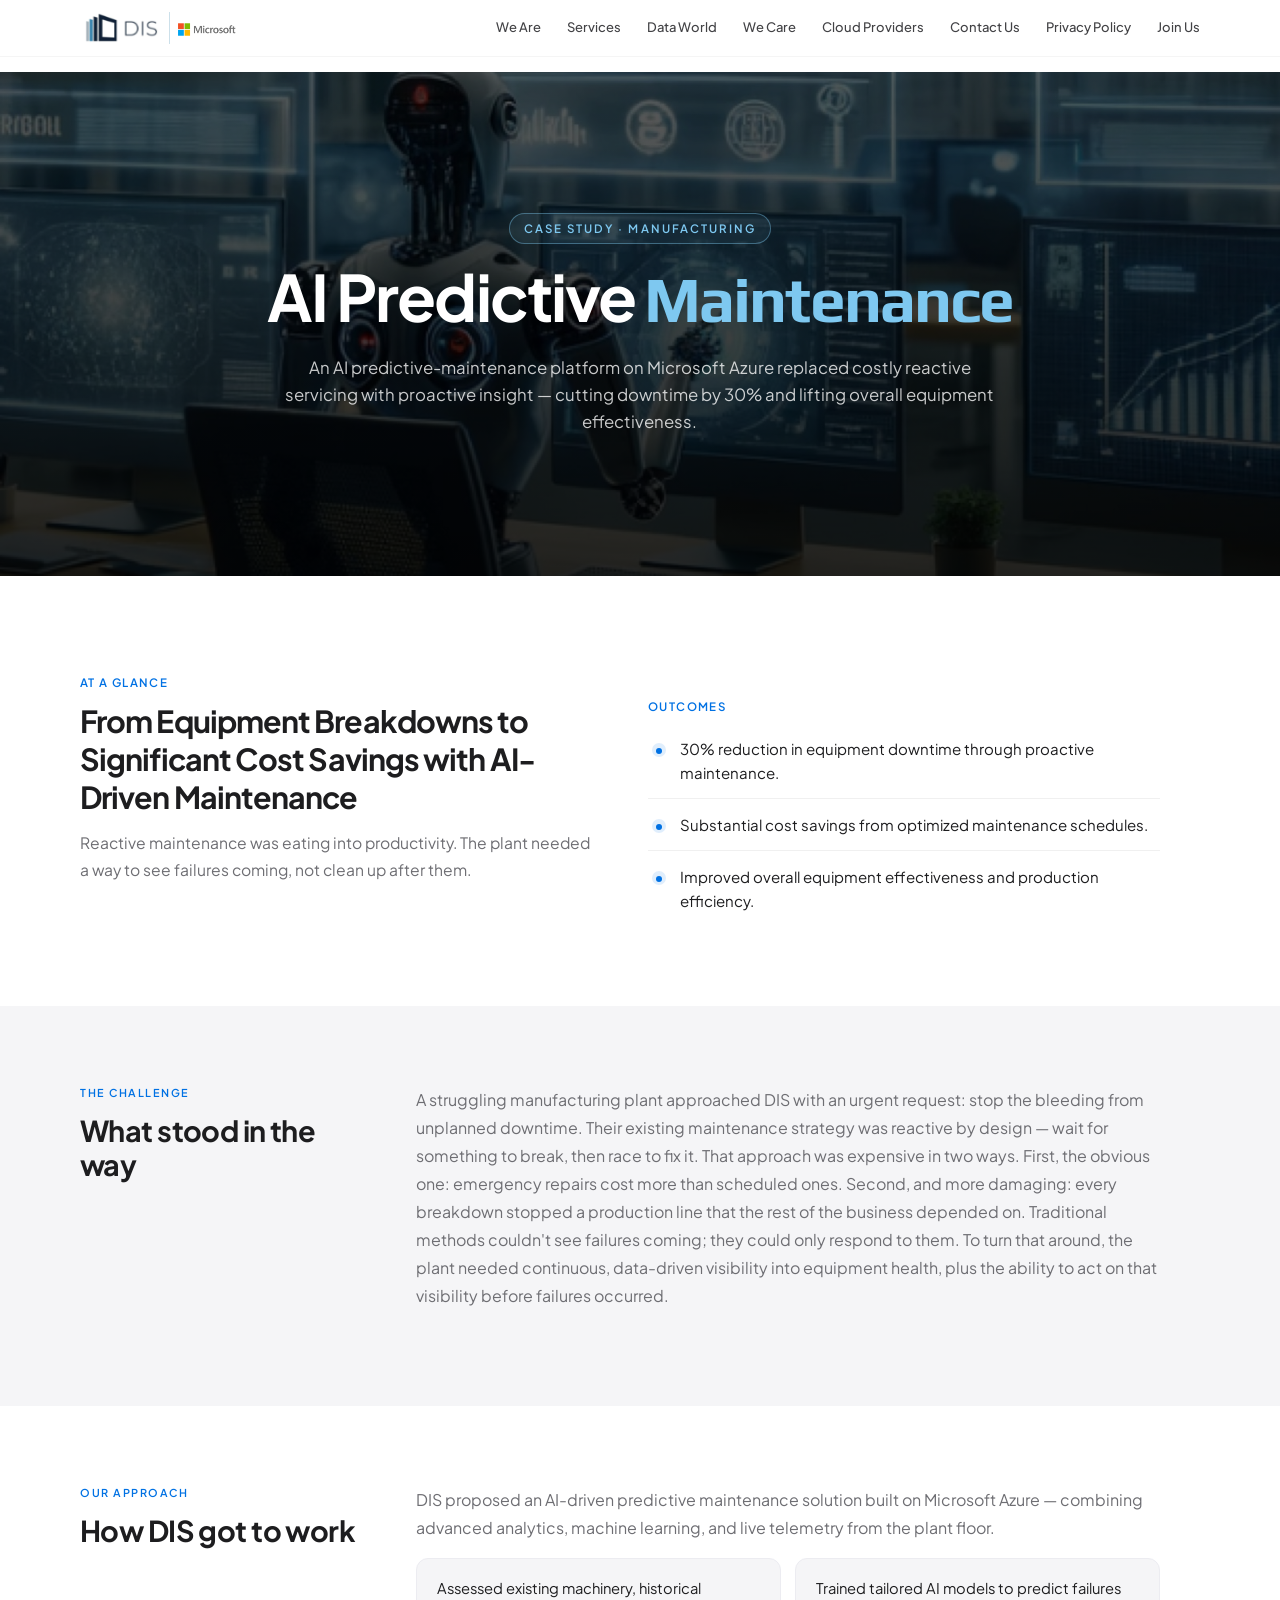
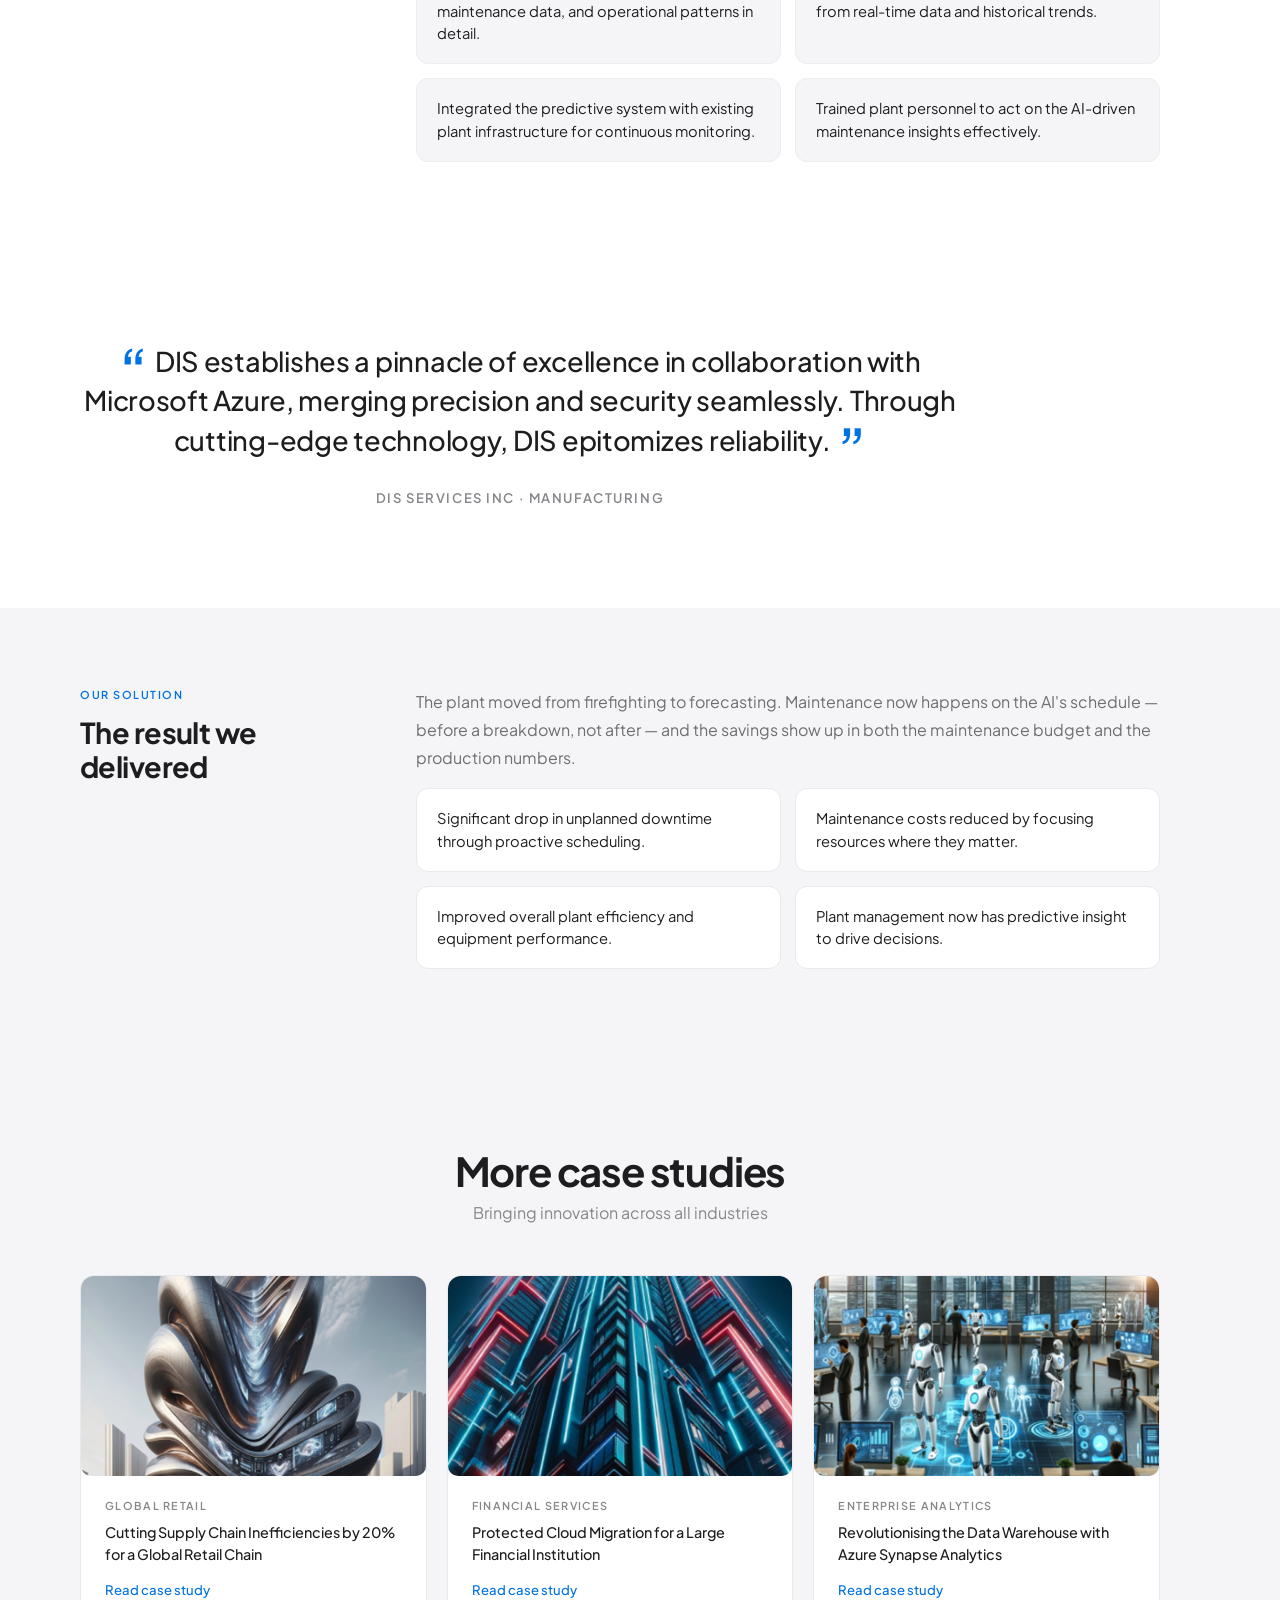
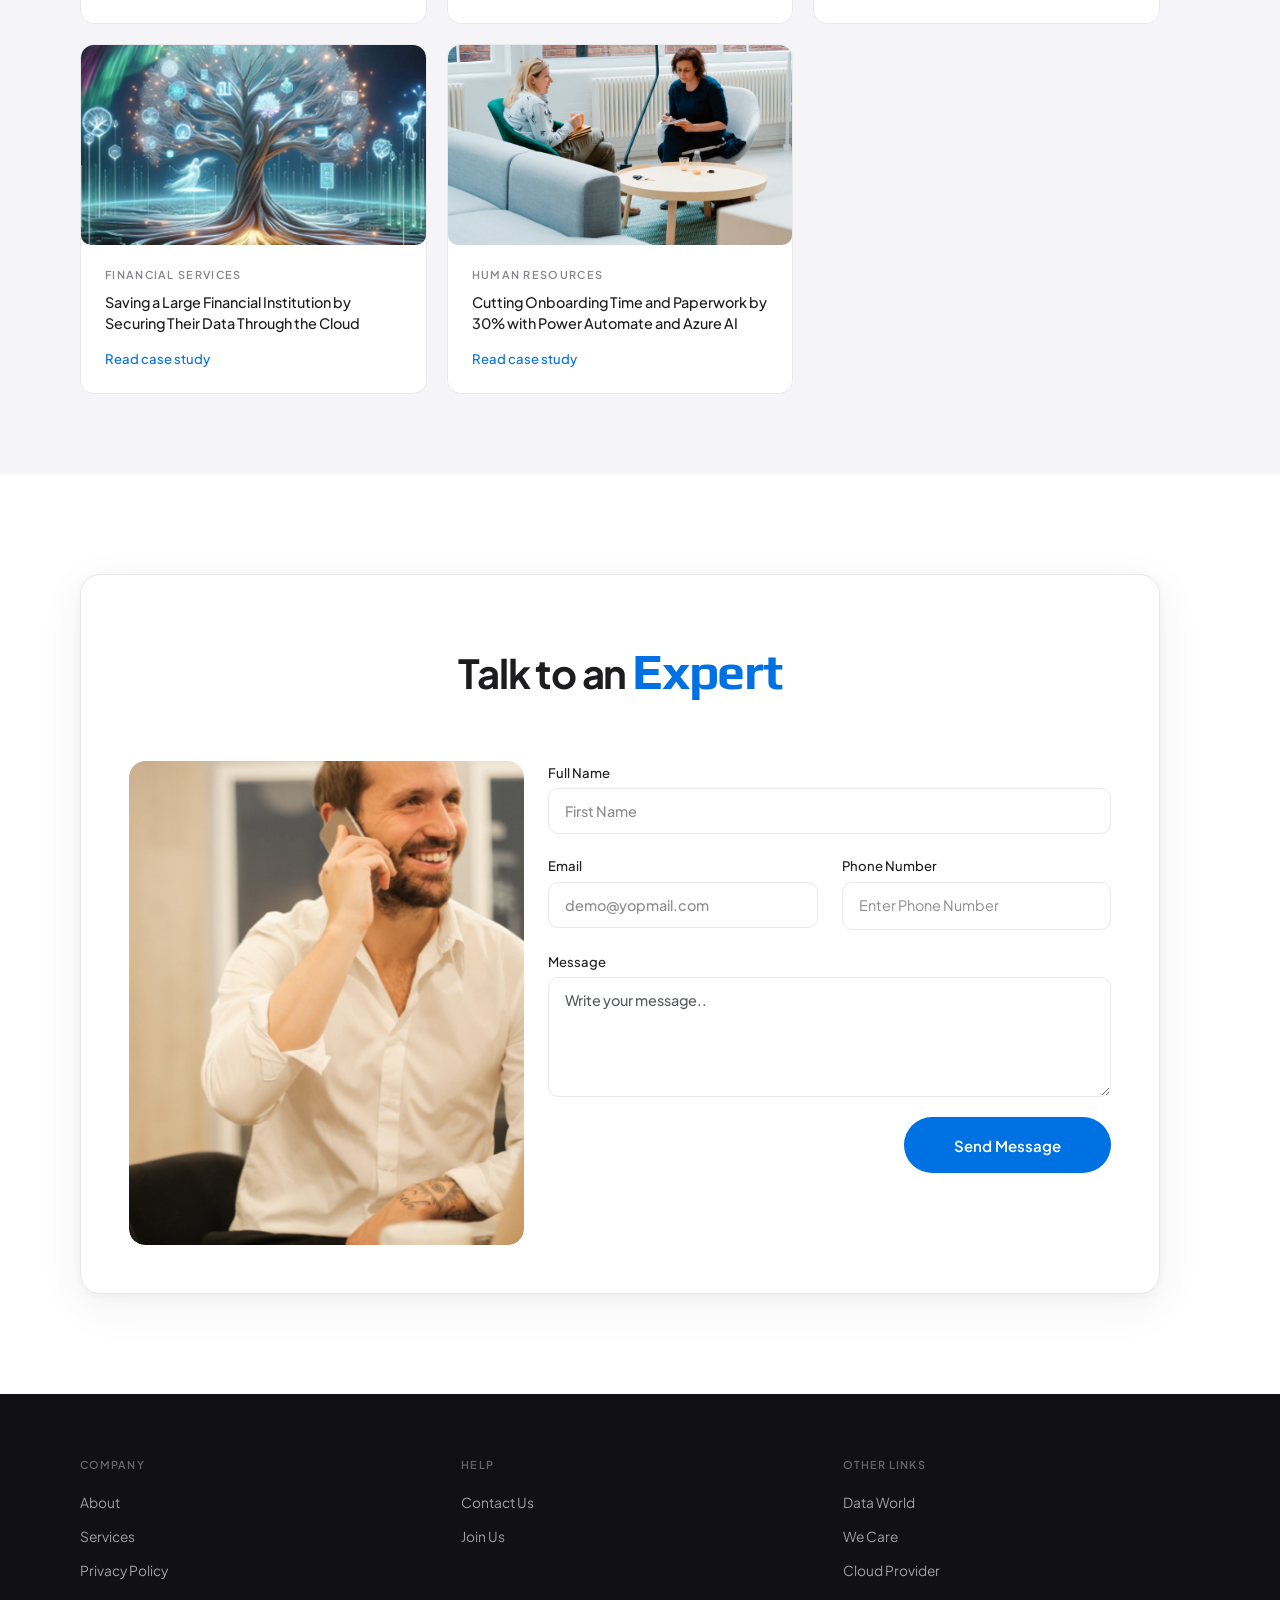
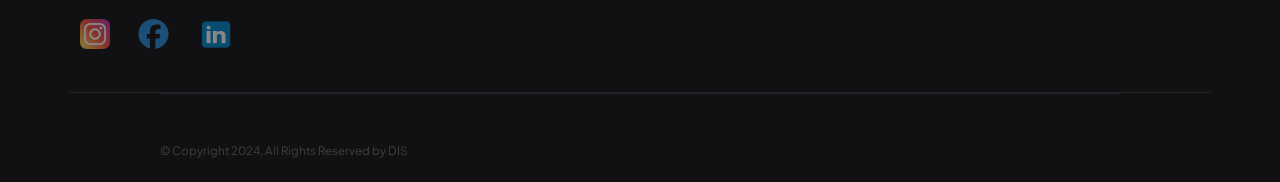
<file: case-study-ai-maintenance.html>
<!doctype html>
<html lang="en">

<head>
    <meta charset="utf-8">
    <meta name="viewport" content="width=device-width, initial-scale=1">
    <title>AI-Driven Predictive Maintenance Case Study | DIS Services Inc</title>

    <meta name="description" content="How DIS slashed equipment downtime by 30% at a manufacturing plant using AI-driven predictive maintenance on Microsoft Azure.">
    <meta name="robots" content="index, follow">
    <meta name="author" content="DIS Services Inc">
    <meta name="theme-color" content="#3482ad">
    <link rel="canonical" href="case-study-ai-maintenance.html">

    <meta property="og:title" content="AI-Driven Predictive Maintenance Case Study | DIS Services Inc">
    <meta property="og:description" content="How DIS slashed equipment downtime by 30% at a manufacturing plant using AI-driven predictive maintenance on Microsoft Azure.">
    <meta property="og:image" content="/web/images/casestudy_images/65b95d223a602_cloud-mis-04.png">
    <meta property="og:url" content="case-study-ai-maintenance.html">
    <meta property="og:type" content="article">
    <meta property="og:site_name" content="DIS Services Inc">
    <meta property="og:locale" content="en_US">

    <meta name="twitter:card" content="summary_large_image">
    <meta name="twitter:title" content="AI-Driven Predictive Maintenance Case Study | DIS Services Inc">
    <meta name="twitter:description" content="How DIS slashed equipment downtime by 30% at a manufacturing plant using AI-driven predictive maintenance on Microsoft Azure.">
    <meta name="twitter:image" content="/web/images/casestudy_images/65b95d223a602_cloud-mis-04.png">

    <link rel="shortcut icon" href="web/images/favicon.ico" type="image/x-icon">
    <link rel="icon" href="web/images/favicon.ico" type="image/x-icon">

    <link rel="stylesheet" type="text/css" href="web/css/stylenew.css">
    <link href="https://fonts.googleapis.com/css2?family=Play:wght@400;700&display=swap" rel="stylesheet">
    <link href="https://cdn.jsdelivr.net/npm/bootstrap@5.3.2/dist/css/bootstrap.min.css" rel="stylesheet"
        integrity="sha384-T3c6CoIi6uLrA9TneNEoa7RxnatzjcDSCmG1MXxSR1GAsXEV/Dwwykc2MPK8M2HN" crossorigin="anonymous">
    <link rel="preconnect" href="https://fonts.googleapis.com">
    <link rel="preconnect" href="https://fonts.gstatic.com" crossorigin>
    <link
        href="https://fonts.googleapis.com/css2?family=IBM+Plex+Sans:wght@400;500;600&family=Inter:wght@100;200;300;400;500;600&family=Play:wght@400;700&family=Plus+Jakarta+Sans:wght@200;300;400;500;600;700&display=swap"
        rel="stylesheet">

    <style>
        html { scroll-behavior: smooth }
        * { -webkit-font-smoothing: antialiased; -moz-osx-font-smoothing: grayscale }
        body { background: #fff !important; overflow-x: hidden }

        /* ---------- Header ---------- */
        body main div.headercls {
            position: fixed !important; top: 0 !important; left: 0 !important; right: 0 !important;
            z-index: 9000 !important; background: rgba(255,255,255,.88) !important;
            backdrop-filter: blur(20px) saturate(180%) !important;
            -webkit-backdrop-filter: blur(20px) saturate(180%) !important;
            border-bottom: none !important; box-shadow: 0 0 0 1px rgba(0,0,0,.04) !important;
            transition: all .35s ease !important; padding: 0 !important
        }
        body main div.headercls.scrolled { background: rgba(255,255,255,.96) !important; box-shadow: 0 0 0 1px rgba(0,0,0,.04), 0 2px 12px rgba(0,0,0,.04) !important }
        body > main { padding-top: 72px !important }
        body main .headercls .navbar { padding: 8px 0 !important; min-height: 56px !important }
        body main .headercls .navbar .container-fluid { max-width: 1200px !important; margin: 0 auto !important }
        body main .headercls #mainlogo { gap: 8px !important }
        body main .headercls #mainlogo img.logo1 { height: 30px !important; transition: opacity .2s !important }
        body main .headercls #mainlogo img.logo2 { height: 24px !important; transition: opacity .2s !important }
        body main .headercls #mainlogo span { height: 32px !important; background: rgba(52,130,173,.25) !important }
        body main .homenav .nav { gap: 2px !important }
        body main .homenav .nav .nav-item .nav-link {
            font-family: 'Plus Jakarta Sans', sans-serif !important; font-weight: 500 !important;
            font-size: 13px !important; color: #424245 !important; padding: 6px 12px !important;
            border-radius: 6px !important; transition: color .15s, background .15s !important; white-space: nowrap !important
        }
        body main .homenav .nav .nav-item .nav-link:hover { color: #1d1d1f !important; background: rgba(0,0,0,.04) !important }
        body main .headercls .navbar-toggler { border: none !important; padding: 4px 8px !important; box-shadow: none !important }
        body main .headercls .navbar-toggler:focus { box-shadow: none !important }

        /* ---------- Hero banner ---------- */
        .bannerslider.oneuspage { position: relative !important; margin-bottom: 0 !important; overflow: hidden !important; min-height: 56vh !important }
        .bannerslider.oneuspage > img { position: absolute !important; inset: 0 !important; width: 100% !important; height: 100% !important; object-fit: cover !important; filter: brightness(.42) !important; z-index: 0 !important }
        .bannerslider.oneuspage::after { content: '' !important; position: absolute !important; inset: 0 !important; background: linear-gradient(to bottom, rgba(0,0,0,.15) 0%, rgba(0,0,0,.65) 100%) !important; pointer-events: none !important; z-index: 1 !important }
        .bannerslider .captionheader.shadownone.lefttextcap.nohome { position: absolute !important; top: 0 !important; left: 0 !important; right: 0 !important; bottom: 0 !important; display: flex !important; align-items: center !important; justify-content: center !important; z-index: 2 !important; height: 100% !important; padding: 0 !important; margin: 0 !important }
        .bannerslider .captionheader.shadownone .container { display: flex !important; flex-direction: column !important; align-items: center !important; justify-content: center !important; height: auto !important; text-align: center !important }
        .bannerslider .captionheader .eyebrow {
            font-family: 'Plus Jakarta Sans', sans-serif !important;
            font-size: .72rem !important; font-weight: 600 !important;
            letter-spacing: .18em !important; text-transform: uppercase !important;
            color: #7ec8f0 !important; margin-bottom: 18px !important;
            display: inline-block !important;
            padding: 6px 14px !important;
            border: 1px solid rgba(126,200,240,.4) !important;
            border-radius: 980px !important;
            background: rgba(126,200,240,.08) !important;
        }
        .bannerslider .captionheader h1 {
            font-family: 'Plus Jakarta Sans', sans-serif !important;
            font-size: clamp(2.2rem, 5vw, 4rem) !important;
            font-weight: 700 !important; line-height: 1.08 !important;
            letter-spacing: -.03em !important; color: #fff !important;
            max-width: 920px !important; margin: 0 auto !important;
        }
        .bannerslider .captionheader h1 span { color: #7ec8f0 !important; -webkit-text-fill-color: #7ec8f0 !important; background: none !important; display: inline !important }
        .bannerslider .captionheader .herolede {
            font-family: 'Plus Jakarta Sans', sans-serif !important;
            font-size: 1.05rem !important; line-height: 1.6 !important;
            color: rgba(255,255,255,.78) !important;
            max-width: 720px !important; margin: 24px auto 0 !important;
            font-weight: 400 !important;
        }

        /* ---------- AT A GLANCE / sections ---------- */
        .glancepart { padding: 100px 0 80px !important; background: #fff !important }
        .glancepart .container { max-width: 1080px !important }
        .glancegrid { display: grid !important; grid-template-columns: 1fr 1fr !important; gap: 56px !important; align-items: start !important }
        .glanceblock h2 {
            font-family: 'Plus Jakarta Sans', sans-serif !important;
            font-size: clamp(1.5rem, 2.6vw, 1.9rem) !important;
            font-weight: 700 !important; letter-spacing: -.03em !important;
            color: #1d1d1f !important; line-height: 1.25 !important; margin-bottom: 14px !important;
        }
        .glanceblock h2 .eyebrow {
            display: block !important;
            font-size: .72rem !important; font-weight: 600 !important;
            letter-spacing: .12em !important; text-transform: uppercase !important;
            color: #0071e3 !important; margin-bottom: 12px !important;
        }
        .glanceblock p { font-family: 'Plus Jakarta Sans', sans-serif !important; color: #6e6e73 !important; font-size: .98rem !important; line-height: 1.7 !important }
        .glanceblock .label {
            font-family: 'Plus Jakarta Sans', sans-serif !important;
            font-size: .72rem !important; font-weight: 600 !important;
            letter-spacing: .12em !important; text-transform: uppercase !important;
            color: #0071e3 !important; display: block !important;
            margin: 22px 0 8px !important;
        }
        .benefitlist { list-style: none !important; padding: 0 !important; margin: 8px 0 0 !important }
        .benefitlist li {
            font-family: 'Plus Jakarta Sans', sans-serif !important;
            color: #1d1d1f !important; font-size: .94rem !important; line-height: 1.55 !important;
            padding: 14px 0 14px 32px !important; position: relative !important;
            border-bottom: 1px solid #f0f0f0 !important;
        }
        .benefitlist li:last-child { border-bottom: none !important }
        .benefitlist li::before {
            content: '' !important; position: absolute !important;
            left: 4px !important; top: 20px !important;
            width: 14px !important; height: 14px !important; border-radius: 50% !important;
            background: rgba(0,113,227,.12) !important;
        }
        .benefitlist li::after {
            content: '' !important; position: absolute !important;
            left: 8px !important; top: 25px !important;
            width: 6px !important; height: 6px !important; border-radius: 50% !important;
            background: #0071e3 !important;
        }

        /* ---------- Long-form content blocks ---------- */
        .blockpart { padding: 80px 0 !important; background: #f5f5f7 !important }
        .blockpart.alt { background: #fff !important }
        .blockpart .container { max-width: 1080px !important }
        .blockpart .blockrow { display: grid !important; grid-template-columns: 280px 1fr !important; gap: 56px !important; align-items: start !important }
        .blockpart h3 {
            font-family: 'Plus Jakarta Sans', sans-serif !important;
            font-size: clamp(1.4rem, 2.4vw, 1.8rem) !important;
            font-weight: 700 !important; letter-spacing: -.02em !important;
            color: #1d1d1f !important; margin-bottom: 14px !important; line-height: 1.2 !important;
        }
        .blockpart h3 .eyebrow {
            display: block !important;
            font-size: .68rem !important; font-weight: 600 !important;
            letter-spacing: .14em !important; text-transform: uppercase !important;
            color: #0071e3 !important; margin-bottom: 14px !important;
        }
        .blockpart p {
            font-family: 'Plus Jakarta Sans', sans-serif !important;
            color: #6e6e73 !important; font-size: 1rem !important; line-height: 1.75 !important;
            margin-bottom: 16px !important;
        }
        .blockpart ul.steplist {
            list-style: none !important; padding: 0 !important; margin: 16px 0 0 !important;
            display: grid !important; grid-template-columns: 1fr 1fr !important; gap: 14px !important;
        }
        .blockpart ul.steplist li {
            font-family: 'Plus Jakarta Sans', sans-serif !important;
            color: #1d1d1f !important; font-size: .92rem !important; line-height: 1.55 !important;
            padding: 18px 20px !important; background: #fff !important;
            border: 1px solid #e8e8ed !important; border-radius: 12px !important;
            position: relative !important;
        }
        .blockpart.alt ul.steplist li { background: #f5f5f7 !important; border-color: #ececf1 !important }

        /* ---------- Pull quote ---------- */
        .quotepart { padding: 100px 0 !important; background: #fff !important }
        .quotepart .container { max-width: 880px !important; text-align: center !important }
        .quotepart blockquote {
            font-family: 'Plus Jakarta Sans', sans-serif !important;
            font-size: clamp(1.25rem, 2.4vw, 1.7rem) !important;
            font-weight: 500 !important; line-height: 1.45 !important;
            letter-spacing: -.01em !important; color: #1d1d1f !important;
            margin: 0 !important; padding: 0 !important; border: none !important;
        }
        .quotepart blockquote::before { content: '\201C' !important; font-size: 4rem !important; line-height: 0 !important; vertical-align: -.4em !important; color: #0071e3 !important; margin-right: 6px !important }
        .quotepart blockquote::after { content: '\201D' !important; font-size: 4rem !important; line-height: 0 !important; vertical-align: -.4em !important; color: #0071e3 !important; margin-left: 6px !important }
        .quotepart .qauthor {
            font-family: 'Plus Jakarta Sans', sans-serif !important;
            font-size: .82rem !important; font-weight: 600 !important;
            letter-spacing: .12em !important; text-transform: uppercase !important;
            color: #86868b !important; margin-top: 28px !important;
        }

        /* ---------- More case studies grid ---------- */
        .morecases { padding: 100px 0 80px !important; background: #f5f5f7 !important }
        .morecases .container { max-width: 1080px !important }
        .morecases .wemake {
            font-family: 'Plus Jakarta Sans', sans-serif !important;
            font-size: clamp(1.8rem, 3.2vw, 2.5rem) !important;
            font-weight: 700 !important; letter-spacing: -.03em !important;
            color: #1d1d1f !important; margin-bottom: 8px !important;
        }
        .morecases p.lede { font-family: 'Plus Jakarta Sans', sans-serif !important; color: #86868b !important; font-size: 1rem !important; margin-bottom: 48px !important }
        .maincontainer { display: grid !important; grid-template-columns: repeat(3, 1fr) !important; gap: 20px !important }
        .maincontainer figure {
            margin: 0 !important; border-radius: 14px !important; overflow: hidden !important;
            background: #fff !important; border: 1px solid #e8e8ed !important; box-shadow: none !important;
            transition: border-color .25s, box-shadow .35s ease, transform .35s ease !important;
            display: flex !important; flex-direction: column !important; cursor: pointer !important;
        }
        .maincontainer figure:hover { transform: translateY(-3px) !important; border-color: #d2d2d7 !important; box-shadow: 0 4px 12px rgba(0,0,0,.04), 0 12px 32px rgba(0,0,0,.05) !important }
        .maincontainer .imgseccont { height: 200px !important; overflow: hidden !important }
        .maincontainer .imgseccont img { width: 100% !important; height: 100% !important; object-fit: cover !important; transition: transform .6s cubic-bezier(.25,.1,.25,1) !important }
        .maincontainer figure:hover .imgseccont img { transform: scale(1.03) !important }
        .maincontainer figcaption { padding: 22px 24px 24px !important; flex: 1 !important; display: flex !important; flex-direction: column !important }
        .maincontainer figcaption a.cases {
            text-decoration: none !important;
            font-family: 'Plus Jakarta Sans', sans-serif !important;
            font-weight: 500 !important; color: #0071e3 !important;
            font-size: .82rem !important; display: flex !important;
            flex-direction: column !important; flex: 1 !important;
        }
        .maincontainer figcaption a.cases:hover { color: #0077ed !important }
        .maincontainer figcaption .eyebrow {
            font-family: 'Plus Jakarta Sans', sans-serif !important;
            font-size: .68rem !important; font-weight: 600 !important;
            letter-spacing: .12em !important; text-transform: uppercase !important;
            color: #86868b !important; margin-bottom: 8px !important;
        }
        .maincontainer figcaption .cases p {
            font-family: 'Plus Jakarta Sans', sans-serif !important;
            color: #1d1d1f !important; font-size: .9rem !important; line-height: 1.5 !important;
            margin-bottom: 14px !important; flex: 1 !important; font-weight: 500 !important;
        }

        /* ---------- Contact ---------- */
        .contactpart { padding: 100px 0 !important; background: #fff !important }
        .contactpart .container { max-width: 1080px !important }
        .contactbond {
            background: #fff !important; border-radius: 20px !important;
            border: 1px solid #e8e8ed !important; padding: 48px !important;
            box-shadow: 0 2px 8px rgba(0,0,0,.04), 0 12px 48px rgba(0,0,0,.06) !important;
        }
        .cloudcontactheading {
            font-family: 'Plus Jakarta Sans', sans-serif !important;
            font-size: clamp(1.8rem, 3.2vw, 2.5rem) !important;
            font-weight: 700 !important; letter-spacing: -.03em !important;
            color: #1d1d1f !important; margin-bottom: 40px !important;
        }
        .cloudcontactheading span { color: #0071e3 !important }
        .cloudcontactimg { overflow: hidden !important; border-radius: 16px !important; height: 100% !important }
        .cloudcontactimg img { width: 100% !important; height: 100% !important; object-fit: cover !important; display: block !important; border-radius: 16px !important }
        .allcontactform label { font-family: 'Plus Jakarta Sans', sans-serif !important; font-weight: 500 !important; font-size: .82rem !important; color: #1d1d1f !important; margin-bottom: 6px !important }
        .allcontactform .form-control {
            font-family: 'Plus Jakarta Sans', sans-serif !important;
            border: 1px solid #e8e8ed !important; border-radius: 10px !important;
            padding: 12px 16px !important; font-size: .9rem !important; color: #1d1d1f !important;
            transition: border-color .2s !important; box-shadow: none !important;
        }
        .allcontactform .form-control:focus { border-color: #0071e3 !important; box-shadow: 0 0 0 3px rgba(0,113,227,.1) !important }
        .allcontactform textarea.form-control { min-height: 120px !important; resize: vertical !important }
        .allcontactform .form-group { margin-bottom: 20px !important }
        .allcontactform .btnpart .btn-primary {
            font-family: 'Plus Jakarta Sans', sans-serif !important;
            background: #0071e3 !important; border: none !important;
            border-radius: 980px !important; font-weight: 600 !important;
            font-size: 15px !important; color: #fff !important;
            transition: background .2s !important; box-shadow: none !important;
        }
        .allcontactform .btnpart .btn-primary:hover { background: #0077ed !important }

        /* ---------- Footer ---------- */
        body main footer.darkfooter, footer.darkfooter { background: #111113 !important; padding: 0 !important; overflow: hidden !important }
        footer.darkfooter > .container { padding-top: 64px !important; padding-bottom: 0 !important }
        footer.darkfooter > .container > .row { padding-bottom: 40px !important; border-bottom: 1px solid rgba(255,255,255,.07) !important }
        footer.darkfooter h6 {
            font-family: 'Plus Jakarta Sans', sans-serif !important;
            font-weight: 600 !important; font-size: .68rem !important;
            letter-spacing: .1em !important; text-transform: uppercase !important;
            color: rgba(255,255,255,.35) !important; margin-bottom: 20px !important;
        }
        footer.darkfooter ul.fotnab { list-style: none !important; padding: 0 !important; margin: 0 !important }
        footer.darkfooter ul.fotnab li { margin-bottom: 10px !important }
        footer.darkfooter ul.fotnab li a {
            font-family: 'Plus Jakarta Sans', sans-serif !important;
            color: rgba(255,255,255,.6) !important; font-size: .86rem !important;
            text-decoration: none !important; transition: color .15s !important; font-weight: 400 !important;
        }
        footer.darkfooter ul.fotnab li a:hover { color: #fff !important }
        footer.darkfooter div[style*="display:flex"] { gap: 16px !important; padding-top: 24px !important; align-items: center !important }
        footer.darkfooter a img { opacity: .5 !important; transition: opacity .15s !important; filter: none !important; vertical-align: middle !important }
        footer.darkfooter a:hover img { opacity: .85 !important; filter: none !important; transform: none !important }
        footer.darkfooter .fotcopy, .fotcopy { padding: 20px 0 !important; margin-top: 0 !important }
        footer.darkfooter .fotcopy p, .fotcopy p { font-family: 'Plus Jakarta Sans', sans-serif !important; color: rgba(255,255,255,.2) !important; font-size: .72rem !important; margin: 0 !important }

        /* ---------- Scroll reveal ---------- */
        .sr { opacity: 0; transform: translateY(48px); transition: opacity .8s cubic-bezier(.16,1,.3,1), transform .8s cubic-bezier(.16,1,.3,1) }
        .sr.v { opacity: 1 !important; transform: none !important }
        .sr-up { transform: translateY(48px) }
        .sr-left { transform: translateX(-40px) }
        .sr-right { transform: translateX(40px) }
        .sr-scale { transform: scale(.92); transform-origin: center }
        .sr-d1 { transition-delay: .08s }
        .sr-d2 { transition-delay: .16s }
        .sr-d3 { transition-delay: .24s }
        .sr-d4 { transition-delay: .32s }
        .sr-d5 { transition-delay: .4s }

        /* ---------- Responsive ---------- */
        @media(max-width:992px) {
            body > main { padding-top: 66px !important }
            .glancegrid { grid-template-columns: 1fr !important; gap: 32px !important }
            .blockpart .blockrow { grid-template-columns: 1fr !important; gap: 18px !important }
            .blockpart ul.steplist { grid-template-columns: 1fr !important }
            .maincontainer { grid-template-columns: repeat(2, 1fr) !important }
            .glancepart { padding: 60px 0 48px !important }
            .blockpart { padding: 48px 0 !important }
            .quotepart { padding: 60px 0 !important }
            .morecases { padding: 60px 0 48px !important }
            .contactpart { padding: 60px 0 !important }
            .contactbond { padding: 32px !important }
        }
        @media(max-width:640px) {
            .bannerslider.oneuspage { min-height: 48vh !important }
            .bannerslider .captionheader h1 { font-size: 1.7rem !important; line-height: 1.15 !important }
            .bannerslider .captionheader .herolede { font-size: .92rem !important }
            .maincontainer { grid-template-columns: 1fr !important; gap: 16px !important }
            .maincontainer .imgseccont { height: 180px !important }
            .maincontainer figcaption { padding: 18px 18px 20px !important }
            .contactbond { padding: 24px 20px !important; border-radius: 14px !important }
            .homenav .nav .nav-item .nav-link { font-size: 13px !important; padding: 6px 10px !important }
            #mainlogo img.logo1 { height: 24px !important }
            #mainlogo img.logo2 { height: 18px !important }
            .darkfooter > .container { padding-top: 40px !important }
        }
        @media(max-width:400px) {
            .bannerslider .captionheader h1 { font-size: 1.4rem !important }
            .bannerslider.oneuspage { min-height: 42vh !important }
        }
    </style>
</head>
<body>
    <main>
        <div class="headercls">
            <div class="container">
                <div class="row">
                    <nav class="navbar navbar-expand-lg homenav">
                        <div class="container-fluid">
                            <a href="index.html" class="d-flex align-items-center mb-3 mb-md-0 me-md-auto text-dark text-decoration-none">
                                <div id="mainlogo" style="display:flex;align-items: center; gap: 10px;">
                                    <img class="logo1" src="web/images/mainlogo.svg" alt="DIS Services Inc Logo">
                                    <span style="width:1px; height:40px; background:#3482AD;"></span>
                                    <img class="logo2" src="web/images/micro.png" alt="Microsoft Partner">
                                </div>
                            </a>
                            <button class="navbar-toggler" type="button" data-bs-toggle="collapse"
                                data-bs-target="#navbarSupportedContent" aria-controls="navbarSupportedContent"
                                aria-expanded="false" aria-label="Toggle navigation">
                                <span class="navbar-toggler-icon"></span>
                            </button>
                            <div class="collapse navbar-collapse" id="navbarSupportedContent">
                                <ul class="nav nav-pills d-flex align-items-center">
                                    <li class="nav-item"><a href="we-are.html" class="nav-link">We Are</a></li>
                                    <li class="nav-item"><a href="our-services.html" class="nav-link">Services</a></li>
                                    <li class="nav-item"><a href="data-world.html" class="nav-link">Data World</a></li>
                                    <li class="nav-item"><a href="we-care.html" class="nav-link">We Care</a></li>
                                    <li class="nav-item"><a href="cloud-providers.html" class="nav-link">Cloud Providers</a></li>
                                    <li class="nav-item"><a href="contact-us.html" class="nav-link">Contact Us</a></li>
                                    <li class="nav-item"><a href="privacy-policy.html" class="nav-link">Privacy Policy</a></li>
                                    <li class="nav-item"><a href="join-us.html" class="nav-link">Join Us</a></li>
                                </ul>
                            </div>
                        </div>
                    </nav>
                </div>
            </div>
        </div>

        <div class="bannerslider oneuspage">
            <div class="captionheader shadownone lefttextcap nohome">
                <div class="container">
                    <span class="eyebrow">Case Study &middot; Manufacturing</span>
                    <h1>AI Predictive <span>Maintenance</span></h1>
                    <p class="herolede">An AI predictive-maintenance platform on Microsoft Azure replaced costly reactive servicing with proactive insight — cutting downtime by 30% and lifting overall equipment effectiveness.</p>
                </div>
            </div>
            <img width="100%" height="100%" src="web/images/joinus-img02_hq.jpg" alt="From Equipment Breakdowns to Significant Cost Savings with AI-Driven Maintenance">
        </div>

        <section class="glancepart">
            <div class="container">
                <div class="glancegrid">
                    <div class="glanceblock">
                        <h2><span class="eyebrow">At a glance</span>From Equipment Breakdowns to Significant Cost Savings with AI-Driven Maintenance</h2>
                        <p>Reactive maintenance was eating into productivity. The plant needed a way to see failures coming, not clean up after them.</p>
                    </div>
                    <div class="glanceblock">
                        <span class="label">Outcomes</span>
                        <ul class="benefitlist">
                            <li>30% reduction in equipment downtime through proactive maintenance.</li>
                            <li>Substantial cost savings from optimized maintenance schedules.</li>
                            <li>Improved overall equipment effectiveness and production efficiency.</li>
                        </ul>
                    </div>
                </div>
            </div>
        </section>

        <section class="blockpart">
            <div class="container">
                <div class="blockrow">
                    <div>
                        <h3><span class="eyebrow">The Challenge</span>What stood in the way</h3>
                    </div>
                    <div>
                        <p>A struggling manufacturing plant approached DIS with an urgent request: stop the bleeding from unplanned downtime. Their existing maintenance strategy was reactive by design — wait for something to break, then race to fix it. That approach was expensive in two ways. First, the obvious one: emergency repairs cost more than scheduled ones. Second, and more damaging: every breakdown stopped a production line that the rest of the business depended on. Traditional methods couldn't see failures coming; they could only respond to them. To turn that around, the plant needed continuous, data-driven visibility into equipment health, plus the ability to act on that visibility before failures occurred.</p>
                    </div>
                </div>
            </div>
        </section>

        <section class="blockpart alt">
            <div class="container">
                <div class="blockrow">
                    <div>
                        <h3><span class="eyebrow">Our Approach</span>How DIS got to work</h3>
                    </div>
                    <div>
                        <p>DIS proposed an AI-driven predictive maintenance solution built on Microsoft Azure — combining advanced analytics, machine learning, and live telemetry from the plant floor.</p>
                        <ul class="steplist">
                            <li>Assessed existing machinery, historical maintenance data, and operational patterns in detail.</li>
                            <li>Trained tailored AI models to predict failures from real-time data and historical trends.</li>
                            <li>Integrated the predictive system with existing plant infrastructure for continuous monitoring.</li>
                            <li>Trained plant personnel to act on the AI-driven maintenance insights effectively.</li>
                        </ul>
                    </div>
                </div>
            </div>
        </section>

        <section class="quotepart">
            <div class="container">
                <blockquote>DIS establishes a pinnacle of excellence in collaboration with Microsoft Azure, merging precision and security seamlessly. Through cutting-edge technology, DIS epitomizes reliability.</blockquote>
                <div class="qauthor">DIS Services Inc &middot; Manufacturing</div>
            </div>
        </section>

        <section class="blockpart">
            <div class="container">
                <div class="blockrow">
                    <div>
                        <h3><span class="eyebrow">Our Solution</span>The result we delivered</h3>
                    </div>
                    <div>
                        <p>The plant moved from firefighting to forecasting. Maintenance now happens on the AI's schedule — before a breakdown, not after — and the savings show up in both the maintenance budget and the production numbers.</p>
                        <ul class="steplist">
                            <li>Significant drop in unplanned downtime through proactive scheduling.</li>
                            <li>Maintenance costs reduced by focusing resources where they matter.</li>
                            <li>Improved overall plant efficiency and equipment performance.</li>
                            <li>Plant management now has predictive insight to drive decisions.</li>
                        </ul>
                    </div>
                </div>
            </div>
        </section>

        <section class="morecases">
            <div class="container">
                <div class="text-center">
                    <h4 class="wemake">More case studies</h4>
                    <p class="lede">Bringing innovation across all industries</p>
                </div>
                <div class="maincontainer">
                    <figure>
                        <div class="imgseccont">
                            <a href="case-study-supply-chain.html">
                                <img src="web/images/casestudy_images/65b94bd409c60_cloud-mis-01.png" alt="Cutting Supply Chain Inefficiencies by 20% for a Global Retail Chain">
                            </a>
                        </div>
                        <figcaption>
                            <a href="case-study-supply-chain.html" class="cases">
                                <span class="eyebrow">Global Retail</span>
                                <p>Cutting Supply Chain Inefficiencies by 20% for a Global Retail Chain</p>
                                Read case study
                            </a>
                        </figcaption>
                    </figure>
                    <figure>
                        <div class="imgseccont">
                            <a href="case-study-cloud-migration.html">
                                <img src="web/images/casestudy_images/65b95d5c54bb0_cloud-mis-02.png" alt="Protected Cloud Migration for a Large Financial Institution">
                            </a>
                        </div>
                        <figcaption>
                            <a href="case-study-cloud-migration.html" class="cases">
                                <span class="eyebrow">Financial Services</span>
                                <p>Protected Cloud Migration for a Large Financial Institution</p>
                                Read case study
                            </a>
                        </figcaption>
                    </figure>
                    <figure>
                        <div class="imgseccont">
                            <a href="case-study-data-warehouse.html">
                                <img src="web/images/casestudy_images/65b954ad233ae_cloud-mis-05.png" alt="Revolutionising the Data Warehouse with Azure Synapse Analytics">
                            </a>
                        </div>
                        <figcaption>
                            <a href="case-study-data-warehouse.html" class="cases">
                                <span class="eyebrow">Enterprise Analytics</span>
                                <p>Revolutionising the Data Warehouse with Azure Synapse Analytics</p>
                                Read case study
                            </a>
                        </figcaption>
                    </figure>
                    <figure>
                        <div class="imgseccont">
                            <a href="case-study-data-security.html">
                                <img src="web/images/casestudy_images/65b95d926050e_cloud-mis-03.png" alt="Saving a Large Financial Institution by Securing Their Data Through the Cloud">
                            </a>
                        </div>
                        <figcaption>
                            <a href="case-study-data-security.html" class="cases">
                                <span class="eyebrow">Financial Services</span>
                                <p>Saving a Large Financial Institution by Securing Their Data Through the Cloud</p>
                                Read case study
                            </a>
                        </figcaption>
                    </figure>
                    <figure>
                        <div class="imgseccont">
                            <a href="case-study-hr-automation.html">
                                <img src="web/images/wecare-img02.jpg" alt="Cutting Onboarding Time and Paperwork by 30% with Power Automate and Azure AI">
                            </a>
                        </div>
                        <figcaption>
                            <a href="case-study-hr-automation.html" class="cases">
                                <span class="eyebrow">Human Resources</span>
                                <p>Cutting Onboarding Time and Paperwork by 30% with Power Automate and Azure AI</p>
                                Read case study
                            </a>
                        </figcaption>
                    </figure>
                </div>
            </div>
        </section>

        <section id="contactexp" class="contactpart">
            <div class="container">
                <div class="contactbond">
                    <div class="row">
                        <div class="col-lg-12 text-center">
                            <h4 class="cloudcontactheading">Talk to an <span>Expert</span></h4>
                        </div>
                    </div>
                    <div class="row">
                        <div class="col-lg-5">
                            <div class="cloudcontactimg">
                                <img src="web/images/cloudcontact-img.jpg" alt="Talk to a cloud expert">
                            </div>
                        </div>
                        <div class="col-lg-7">
                            <form action="contact/store" method="post">
                                <input type="hidden" name="_token" value="" autocomplete="off">
                                <div class="allcontactform">
                                    <div class="row">
                                        <div class="col-lg-12">
                                            <div class="form-group">
                                                <label>Full Name</label>
                                                <input type="text" name="full_name" placeholder="First Name" class="form-control" required>
                                            </div>
                                        </div>
                                    </div>
                                    <div class="row">
                                        <div class="col-lg-6">
                                            <div class="form-group">
                                                <label>Email</label>
                                                <input type="email" name="email" placeholder="demo@yopmail.com" class="form-control" required>
                                            </div>
                                        </div>
                                        <div class="col-lg-6">
                                            <div class="form-group">
                                                <label>Phone Number</label>
                                                <input type="number" name="phone_number" min="0" placeholder="Enter Phone Number" class="form-control" required>
                                            </div>
                                        </div>
                                    </div>
                                    <div class="row">
                                        <div class="col-lg-12">
                                            <div class="form-group">
                                                <label>Message</label>
                                                <textarea class="form-control" name="message" placeholder="Write your message.." required></textarea>
                                            </div>
                                        </div>
                                    </div>
                                    <div class="row">
                                        <div class="col-lg-12">
                                            <div class="form-group btnpart">
                                                <input type="submit" value="Send Message" class="btn btn-primary">
                                            </div>
                                        </div>
                                    </div>
                                </div>
                            </form>
                        </div>
                    </div>
                </div>
            </div>
        </section>
        <footer class="darkfooter">
            <div class="container">
                <div class="row">
                    <div class="col-lg-4 col-md-4 col-sm-6 col-6">
                        <h6>Company</h6>
                        <ul class="fotnab">
                            <li><a href="index.html">About</a></li>
                            <li><a href="our-services.html">Services</a></li>
                            <li><a href="privacy-policy.html">Privacy Policy</a></li>
                        </ul>
                    </div>
                    <div class="col-lg-4 col-md-4 col-sm-6 col-6">
                        <h6>Help</h6>
                        <ul class="fotnab">
                            <li><a href="contact-us.html">Contact Us</a></li>
                            <li><a href="join-us.html">Join Us</a></li>
                        </ul>
                    </div>
                    <div class="col-lg-4 col-md-4 col-sm-6 col-6">
                        <h6>Other Links</h6>
                        <ul class="fotnab">
                            <li><a href="data-world.html">Data World</a></li>
                            <li><a href="we-care.html">We Care</a></li>
                            <li><a href="cloud-providers.html">Cloud Provider</a></li>
                        </ul>
                    </div>
                    <div style="display:flex">
                        <a href="https://www.instagram.com/dataintegrityservices/">
                            <img style="width:30px; height:30px" src="web/images/insta.png" alt="Instagram">
                        </a>
                        <a href="https://www.facebook.com/profile.php?id=61556158206869">
                            <img style="width:55px; height:30px" src="web/images/fb.svg" alt="Facebook">
                        </a>
                        <a href="https://www.linkedin.com/company/data-integrity-services-us/">
                            <img style="width:38px; height:35px" src="web/images/linked-in.png" alt="LinkedIn">
                        </a>
                    </div>
                </div>
                <div class="container fotcopy" style="margin-top: 10px;">
                    <div class="row">
                        <div class="col-lg-6 col-md-6 col-sm-12 col-12">
                            <p>&copy; Copyright 2024, All Rights Reserved by DIS</p>
                        </div>
                        <div class="col-lg-6 col-md-6 col-sm-12 col-12"></div>
                    </div>
                </div>
            </div>
        </footer>

    </main>
    <script src="https://cdn.jsdelivr.net/npm/bootstrap@5.3.2/dist/js/bootstrap.bundle.min.js"
        integrity="sha384-C6RzsynM9kWDrMNeT87bh95OGNyZPhcTNXj1NW7RuBCsyN/o0jlpcV8Qyq46cDfL" crossorigin="anonymous"></script>
    <script>
        window.addEventListener('scroll', function () {
            var h = document.querySelector('.headercls');
            if (h) h.classList.toggle('scrolled', window.scrollY > 20);
        }, { passive: true });

        document.addEventListener('DOMContentLoaded', function () {
            var bh = document.querySelector('.bannerslider .captionheader');
            if (bh) bh.classList.add('sr');
            document.querySelectorAll('.glanceblock').forEach(function (el, i) {
                el.classList.add('sr', i % 2 === 0 ? 'sr-left' : 'sr-right');
            });
            document.querySelectorAll('.blockpart .blockrow').forEach(function (el, i) {
                el.classList.add('sr');
            });
            var qp = document.querySelector('.quotepart blockquote');
            if (qp) qp.classList.add('sr', 'sr-scale');
            var csh = document.querySelector('.morecases .wemake');
            if (csh) csh.classList.add('sr');
            document.querySelectorAll('.maincontainer figure').forEach(function (el, i) {
                el.classList.add('sr');
                el.classList.add('sr-d' + (i % 3 + 1));
            });
            var cb = document.querySelector('.contactbond');
            if (cb) cb.classList.add('sr', 'sr-scale');
            document.querySelectorAll('.darkfooter .col-lg-4,.darkfooter .col-md-4').forEach(function (el, i) {
                el.classList.add('sr');
                el.classList.add('sr-d' + (i + 1));
            });
            var o = new IntersectionObserver(function (entries) {
                entries.forEach(function (e) {
                    if (e.isIntersecting) { e.target.classList.add('v'); o.unobserve(e.target); }
                });
            }, { threshold: 0.08, rootMargin: '0px 0px -50px 0px' });
            document.querySelectorAll('.sr').forEach(function (el) { o.observe(el); });
        });
    </script>
</body>
</html>
</file>
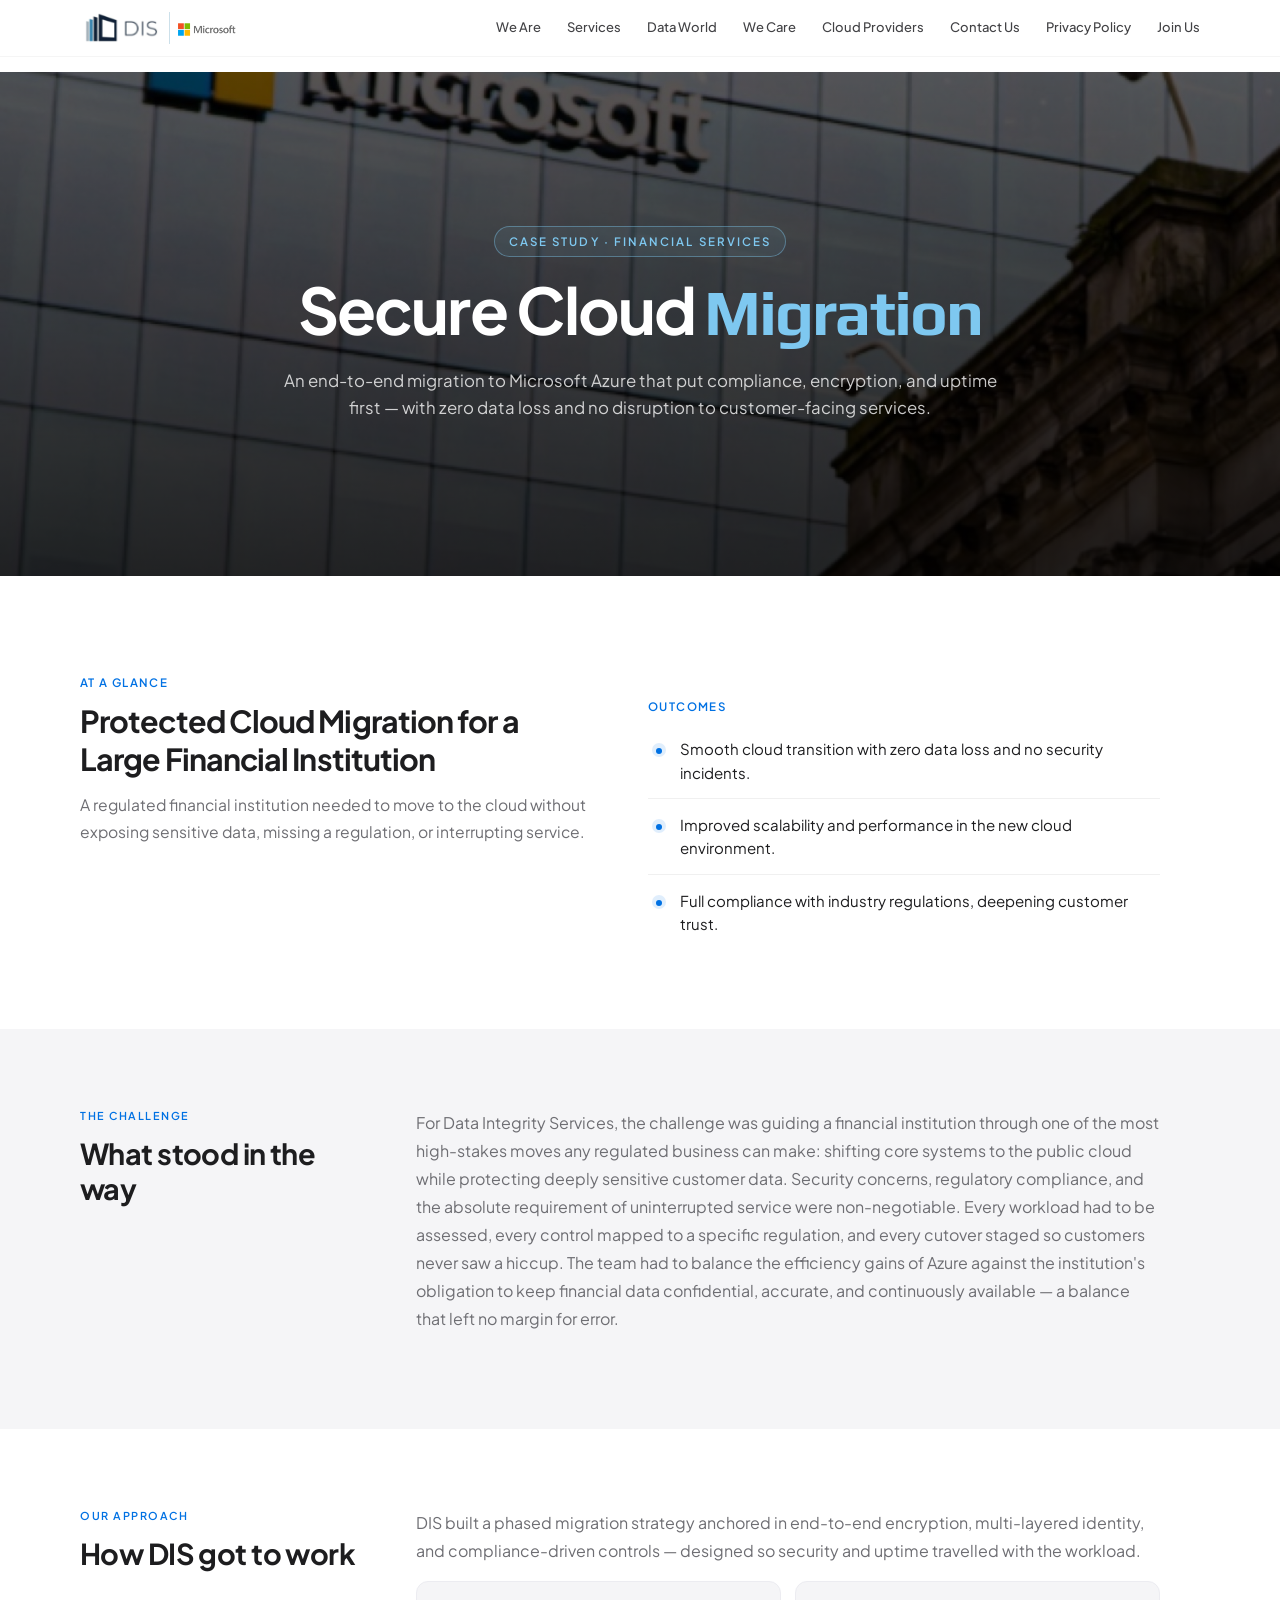
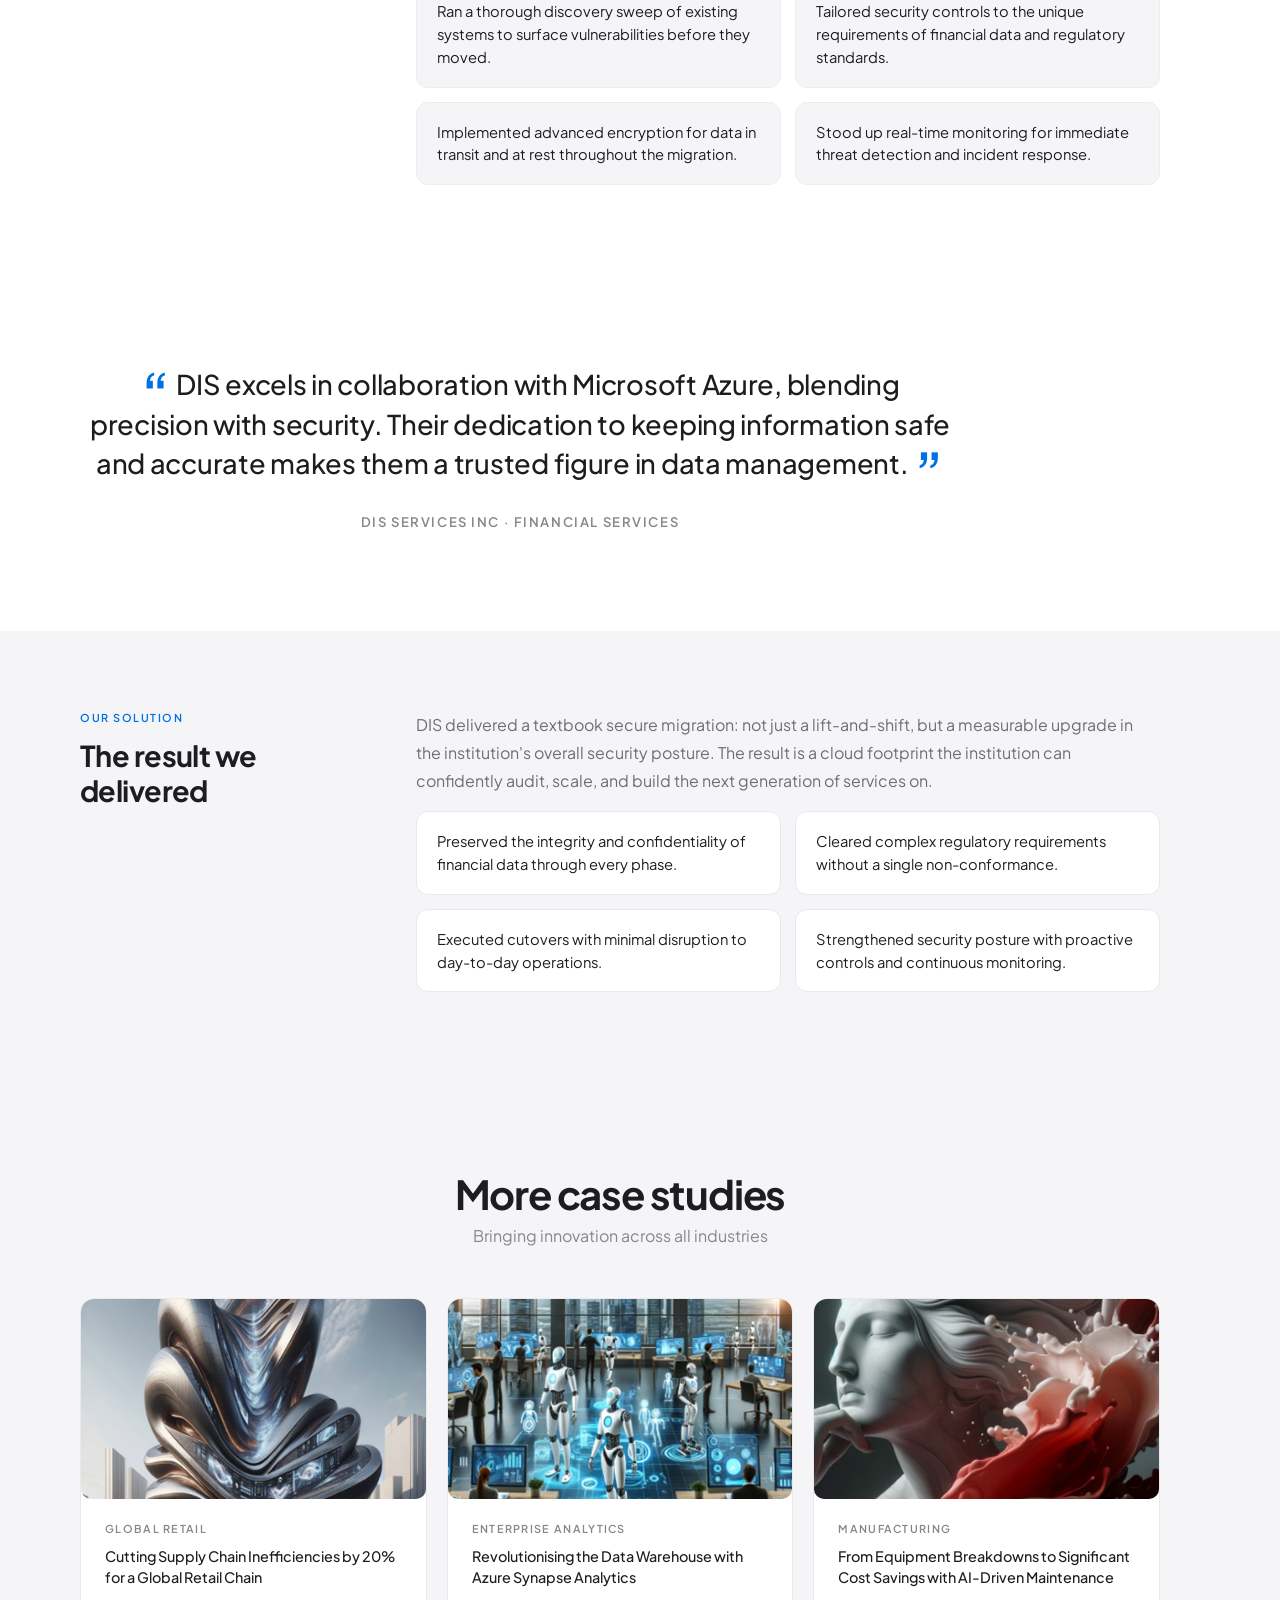
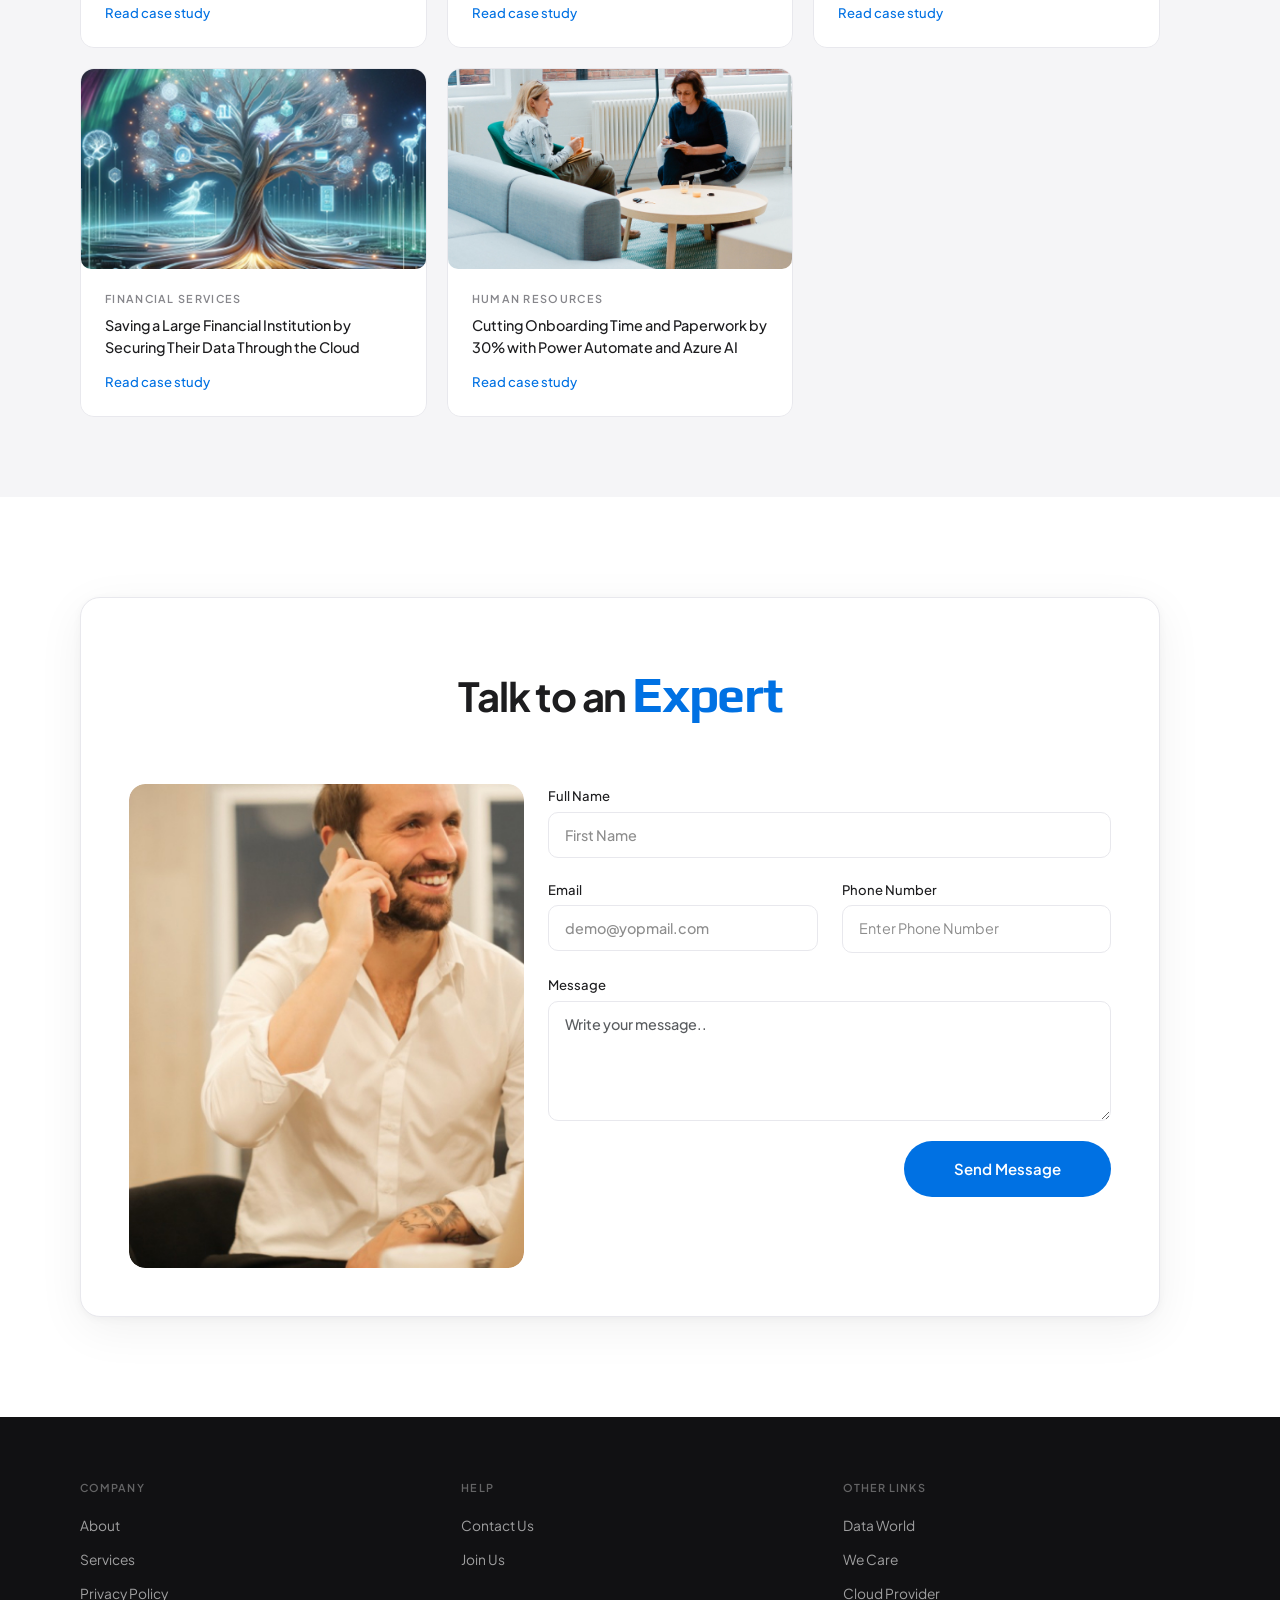
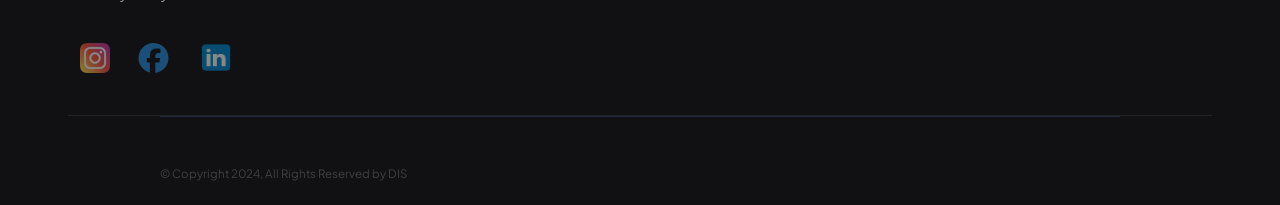
<file: case-study-cloud-migration.html>
<!doctype html>
<html lang="en">

<head>
    <meta charset="utf-8">
    <meta name="viewport" content="width=device-width, initial-scale=1">
    <title>Secure Cloud Migration Case Study | DIS Services Inc</title>

    <meta name="description" content="How DIS led a financial institution through a secure, compliant migration to Microsoft Azure with zero data loss.">
    <meta name="robots" content="index, follow">
    <meta name="author" content="DIS Services Inc">
    <meta name="theme-color" content="#3482ad">
    <link rel="canonical" href="case-study-cloud-migration.html">

    <meta property="og:title" content="Secure Cloud Migration Case Study | DIS Services Inc">
    <meta property="og:description" content="How DIS led a financial institution through a secure, compliant migration to Microsoft Azure with zero data loss.">
    <meta property="og:image" content="/web/images/casestudy_images/65b95d5c54bb0_cloud-mis-02.png">
    <meta property="og:url" content="case-study-cloud-migration.html">
    <meta property="og:type" content="article">
    <meta property="og:site_name" content="DIS Services Inc">
    <meta property="og:locale" content="en_US">

    <meta name="twitter:card" content="summary_large_image">
    <meta name="twitter:title" content="Secure Cloud Migration Case Study | DIS Services Inc">
    <meta name="twitter:description" content="How DIS led a financial institution through a secure, compliant migration to Microsoft Azure with zero data loss.">
    <meta name="twitter:image" content="/web/images/casestudy_images/65b95d5c54bb0_cloud-mis-02.png">

    <link rel="shortcut icon" href="web/images/favicon.ico" type="image/x-icon">
    <link rel="icon" href="web/images/favicon.ico" type="image/x-icon">

    <link rel="stylesheet" type="text/css" href="web/css/stylenew.css">
    <link href="https://fonts.googleapis.com/css2?family=Play:wght@400;700&display=swap" rel="stylesheet">
    <link href="https://cdn.jsdelivr.net/npm/bootstrap@5.3.2/dist/css/bootstrap.min.css" rel="stylesheet"
        integrity="sha384-T3c6CoIi6uLrA9TneNEoa7RxnatzjcDSCmG1MXxSR1GAsXEV/Dwwykc2MPK8M2HN" crossorigin="anonymous">
    <link rel="preconnect" href="https://fonts.googleapis.com">
    <link rel="preconnect" href="https://fonts.gstatic.com" crossorigin>
    <link
        href="https://fonts.googleapis.com/css2?family=IBM+Plex+Sans:wght@400;500;600&family=Inter:wght@100;200;300;400;500;600&family=Play:wght@400;700&family=Plus+Jakarta+Sans:wght@200;300;400;500;600;700&display=swap"
        rel="stylesheet">

    <style>
        html { scroll-behavior: smooth }
        * { -webkit-font-smoothing: antialiased; -moz-osx-font-smoothing: grayscale }
        body { background: #fff !important; overflow-x: hidden }

        /* ---------- Header ---------- */
        body main div.headercls {
            position: fixed !important; top: 0 !important; left: 0 !important; right: 0 !important;
            z-index: 9000 !important; background: rgba(255,255,255,.88) !important;
            backdrop-filter: blur(20px) saturate(180%) !important;
            -webkit-backdrop-filter: blur(20px) saturate(180%) !important;
            border-bottom: none !important; box-shadow: 0 0 0 1px rgba(0,0,0,.04) !important;
            transition: all .35s ease !important; padding: 0 !important
        }
        body main div.headercls.scrolled { background: rgba(255,255,255,.96) !important; box-shadow: 0 0 0 1px rgba(0,0,0,.04), 0 2px 12px rgba(0,0,0,.04) !important }
        body > main { padding-top: 72px !important }
        body main .headercls .navbar { padding: 8px 0 !important; min-height: 56px !important }
        body main .headercls .navbar .container-fluid { max-width: 1200px !important; margin: 0 auto !important }
        body main .headercls #mainlogo { gap: 8px !important }
        body main .headercls #mainlogo img.logo1 { height: 30px !important; transition: opacity .2s !important }
        body main .headercls #mainlogo img.logo2 { height: 24px !important; transition: opacity .2s !important }
        body main .headercls #mainlogo span { height: 32px !important; background: rgba(52,130,173,.25) !important }
        body main .homenav .nav { gap: 2px !important }
        body main .homenav .nav .nav-item .nav-link {
            font-family: 'Plus Jakarta Sans', sans-serif !important; font-weight: 500 !important;
            font-size: 13px !important; color: #424245 !important; padding: 6px 12px !important;
            border-radius: 6px !important; transition: color .15s, background .15s !important; white-space: nowrap !important
        }
        body main .homenav .nav .nav-item .nav-link:hover { color: #1d1d1f !important; background: rgba(0,0,0,.04) !important }
        body main .headercls .navbar-toggler { border: none !important; padding: 4px 8px !important; box-shadow: none !important }
        body main .headercls .navbar-toggler:focus { box-shadow: none !important }

        /* ---------- Hero banner ---------- */
        .bannerslider.oneuspage { position: relative !important; margin-bottom: 0 !important; overflow: hidden !important; min-height: 56vh !important }
        .bannerslider.oneuspage > img { position: absolute !important; inset: 0 !important; width: 100% !important; height: 100% !important; object-fit: cover !important; filter: brightness(.42) !important; z-index: 0 !important }
        .bannerslider.oneuspage::after { content: '' !important; position: absolute !important; inset: 0 !important; background: linear-gradient(to bottom, rgba(0,0,0,.15) 0%, rgba(0,0,0,.65) 100%) !important; pointer-events: none !important; z-index: 1 !important }
        .bannerslider .captionheader.shadownone.lefttextcap.nohome { position: absolute !important; top: 0 !important; left: 0 !important; right: 0 !important; bottom: 0 !important; display: flex !important; align-items: center !important; justify-content: center !important; z-index: 2 !important; height: 100% !important; padding: 0 !important; margin: 0 !important }
        .bannerslider .captionheader.shadownone .container { display: flex !important; flex-direction: column !important; align-items: center !important; justify-content: center !important; height: auto !important; text-align: center !important }
        .bannerslider .captionheader .eyebrow {
            font-family: 'Plus Jakarta Sans', sans-serif !important;
            font-size: .72rem !important; font-weight: 600 !important;
            letter-spacing: .18em !important; text-transform: uppercase !important;
            color: #7ec8f0 !important; margin-bottom: 18px !important;
            display: inline-block !important;
            padding: 6px 14px !important;
            border: 1px solid rgba(126,200,240,.4) !important;
            border-radius: 980px !important;
            background: rgba(126,200,240,.08) !important;
        }
        .bannerslider .captionheader h1 {
            font-family: 'Plus Jakarta Sans', sans-serif !important;
            font-size: clamp(2.2rem, 5vw, 4rem) !important;
            font-weight: 700 !important; line-height: 1.08 !important;
            letter-spacing: -.03em !important; color: #fff !important;
            max-width: 920px !important; margin: 0 auto !important;
        }
        .bannerslider .captionheader h1 span { color: #7ec8f0 !important; -webkit-text-fill-color: #7ec8f0 !important; background: none !important; display: inline !important }
        .bannerslider .captionheader .herolede {
            font-family: 'Plus Jakarta Sans', sans-serif !important;
            font-size: 1.05rem !important; line-height: 1.6 !important;
            color: rgba(255,255,255,.78) !important;
            max-width: 720px !important; margin: 24px auto 0 !important;
            font-weight: 400 !important;
        }

        /* ---------- AT A GLANCE / sections ---------- */
        .glancepart { padding: 100px 0 80px !important; background: #fff !important }
        .glancepart .container { max-width: 1080px !important }
        .glancegrid { display: grid !important; grid-template-columns: 1fr 1fr !important; gap: 56px !important; align-items: start !important }
        .glanceblock h2 {
            font-family: 'Plus Jakarta Sans', sans-serif !important;
            font-size: clamp(1.5rem, 2.6vw, 1.9rem) !important;
            font-weight: 700 !important; letter-spacing: -.03em !important;
            color: #1d1d1f !important; line-height: 1.25 !important; margin-bottom: 14px !important;
        }
        .glanceblock h2 .eyebrow {
            display: block !important;
            font-size: .72rem !important; font-weight: 600 !important;
            letter-spacing: .12em !important; text-transform: uppercase !important;
            color: #0071e3 !important; margin-bottom: 12px !important;
        }
        .glanceblock p { font-family: 'Plus Jakarta Sans', sans-serif !important; color: #6e6e73 !important; font-size: .98rem !important; line-height: 1.7 !important }
        .glanceblock .label {
            font-family: 'Plus Jakarta Sans', sans-serif !important;
            font-size: .72rem !important; font-weight: 600 !important;
            letter-spacing: .12em !important; text-transform: uppercase !important;
            color: #0071e3 !important; display: block !important;
            margin: 22px 0 8px !important;
        }
        .benefitlist { list-style: none !important; padding: 0 !important; margin: 8px 0 0 !important }
        .benefitlist li {
            font-family: 'Plus Jakarta Sans', sans-serif !important;
            color: #1d1d1f !important; font-size: .94rem !important; line-height: 1.55 !important;
            padding: 14px 0 14px 32px !important; position: relative !important;
            border-bottom: 1px solid #f0f0f0 !important;
        }
        .benefitlist li:last-child { border-bottom: none !important }
        .benefitlist li::before {
            content: '' !important; position: absolute !important;
            left: 4px !important; top: 20px !important;
            width: 14px !important; height: 14px !important; border-radius: 50% !important;
            background: rgba(0,113,227,.12) !important;
        }
        .benefitlist li::after {
            content: '' !important; position: absolute !important;
            left: 8px !important; top: 25px !important;
            width: 6px !important; height: 6px !important; border-radius: 50% !important;
            background: #0071e3 !important;
        }

        /* ---------- Long-form content blocks ---------- */
        .blockpart { padding: 80px 0 !important; background: #f5f5f7 !important }
        .blockpart.alt { background: #fff !important }
        .blockpart .container { max-width: 1080px !important }
        .blockpart .blockrow { display: grid !important; grid-template-columns: 280px 1fr !important; gap: 56px !important; align-items: start !important }
        .blockpart h3 {
            font-family: 'Plus Jakarta Sans', sans-serif !important;
            font-size: clamp(1.4rem, 2.4vw, 1.8rem) !important;
            font-weight: 700 !important; letter-spacing: -.02em !important;
            color: #1d1d1f !important; margin-bottom: 14px !important; line-height: 1.2 !important;
        }
        .blockpart h3 .eyebrow {
            display: block !important;
            font-size: .68rem !important; font-weight: 600 !important;
            letter-spacing: .14em !important; text-transform: uppercase !important;
            color: #0071e3 !important; margin-bottom: 14px !important;
        }
        .blockpart p {
            font-family: 'Plus Jakarta Sans', sans-serif !important;
            color: #6e6e73 !important; font-size: 1rem !important; line-height: 1.75 !important;
            margin-bottom: 16px !important;
        }
        .blockpart ul.steplist {
            list-style: none !important; padding: 0 !important; margin: 16px 0 0 !important;
            display: grid !important; grid-template-columns: 1fr 1fr !important; gap: 14px !important;
        }
        .blockpart ul.steplist li {
            font-family: 'Plus Jakarta Sans', sans-serif !important;
            color: #1d1d1f !important; font-size: .92rem !important; line-height: 1.55 !important;
            padding: 18px 20px !important; background: #fff !important;
            border: 1px solid #e8e8ed !important; border-radius: 12px !important;
            position: relative !important;
        }
        .blockpart.alt ul.steplist li { background: #f5f5f7 !important; border-color: #ececf1 !important }

        /* ---------- Pull quote ---------- */
        .quotepart { padding: 100px 0 !important; background: #fff !important }
        .quotepart .container { max-width: 880px !important; text-align: center !important }
        .quotepart blockquote {
            font-family: 'Plus Jakarta Sans', sans-serif !important;
            font-size: clamp(1.25rem, 2.4vw, 1.7rem) !important;
            font-weight: 500 !important; line-height: 1.45 !important;
            letter-spacing: -.01em !important; color: #1d1d1f !important;
            margin: 0 !important; padding: 0 !important; border: none !important;
        }
        .quotepart blockquote::before { content: '\201C' !important; font-size: 4rem !important; line-height: 0 !important; vertical-align: -.4em !important; color: #0071e3 !important; margin-right: 6px !important }
        .quotepart blockquote::after { content: '\201D' !important; font-size: 4rem !important; line-height: 0 !important; vertical-align: -.4em !important; color: #0071e3 !important; margin-left: 6px !important }
        .quotepart .qauthor {
            font-family: 'Plus Jakarta Sans', sans-serif !important;
            font-size: .82rem !important; font-weight: 600 !important;
            letter-spacing: .12em !important; text-transform: uppercase !important;
            color: #86868b !important; margin-top: 28px !important;
        }

        /* ---------- More case studies grid ---------- */
        .morecases { padding: 100px 0 80px !important; background: #f5f5f7 !important }
        .morecases .container { max-width: 1080px !important }
        .morecases .wemake {
            font-family: 'Plus Jakarta Sans', sans-serif !important;
            font-size: clamp(1.8rem, 3.2vw, 2.5rem) !important;
            font-weight: 700 !important; letter-spacing: -.03em !important;
            color: #1d1d1f !important; margin-bottom: 8px !important;
        }
        .morecases p.lede { font-family: 'Plus Jakarta Sans', sans-serif !important; color: #86868b !important; font-size: 1rem !important; margin-bottom: 48px !important }
        .maincontainer { display: grid !important; grid-template-columns: repeat(3, 1fr) !important; gap: 20px !important }
        .maincontainer figure {
            margin: 0 !important; border-radius: 14px !important; overflow: hidden !important;
            background: #fff !important; border: 1px solid #e8e8ed !important; box-shadow: none !important;
            transition: border-color .25s, box-shadow .35s ease, transform .35s ease !important;
            display: flex !important; flex-direction: column !important; cursor: pointer !important;
        }
        .maincontainer figure:hover { transform: translateY(-3px) !important; border-color: #d2d2d7 !important; box-shadow: 0 4px 12px rgba(0,0,0,.04), 0 12px 32px rgba(0,0,0,.05) !important }
        .maincontainer .imgseccont { height: 200px !important; overflow: hidden !important }
        .maincontainer .imgseccont img { width: 100% !important; height: 100% !important; object-fit: cover !important; transition: transform .6s cubic-bezier(.25,.1,.25,1) !important }
        .maincontainer figure:hover .imgseccont img { transform: scale(1.03) !important }
        .maincontainer figcaption { padding: 22px 24px 24px !important; flex: 1 !important; display: flex !important; flex-direction: column !important }
        .maincontainer figcaption a.cases {
            text-decoration: none !important;
            font-family: 'Plus Jakarta Sans', sans-serif !important;
            font-weight: 500 !important; color: #0071e3 !important;
            font-size: .82rem !important; display: flex !important;
            flex-direction: column !important; flex: 1 !important;
        }
        .maincontainer figcaption a.cases:hover { color: #0077ed !important }
        .maincontainer figcaption .eyebrow {
            font-family: 'Plus Jakarta Sans', sans-serif !important;
            font-size: .68rem !important; font-weight: 600 !important;
            letter-spacing: .12em !important; text-transform: uppercase !important;
            color: #86868b !important; margin-bottom: 8px !important;
        }
        .maincontainer figcaption .cases p {
            font-family: 'Plus Jakarta Sans', sans-serif !important;
            color: #1d1d1f !important; font-size: .9rem !important; line-height: 1.5 !important;
            margin-bottom: 14px !important; flex: 1 !important; font-weight: 500 !important;
        }

        /* ---------- Contact ---------- */
        .contactpart { padding: 100px 0 !important; background: #fff !important }
        .contactpart .container { max-width: 1080px !important }
        .contactbond {
            background: #fff !important; border-radius: 20px !important;
            border: 1px solid #e8e8ed !important; padding: 48px !important;
            box-shadow: 0 2px 8px rgba(0,0,0,.04), 0 12px 48px rgba(0,0,0,.06) !important;
        }
        .cloudcontactheading {
            font-family: 'Plus Jakarta Sans', sans-serif !important;
            font-size: clamp(1.8rem, 3.2vw, 2.5rem) !important;
            font-weight: 700 !important; letter-spacing: -.03em !important;
            color: #1d1d1f !important; margin-bottom: 40px !important;
        }
        .cloudcontactheading span { color: #0071e3 !important }
        .cloudcontactimg { overflow: hidden !important; border-radius: 16px !important; height: 100% !important }
        .cloudcontactimg img { width: 100% !important; height: 100% !important; object-fit: cover !important; display: block !important; border-radius: 16px !important }
        .allcontactform label { font-family: 'Plus Jakarta Sans', sans-serif !important; font-weight: 500 !important; font-size: .82rem !important; color: #1d1d1f !important; margin-bottom: 6px !important }
        .allcontactform .form-control {
            font-family: 'Plus Jakarta Sans', sans-serif !important;
            border: 1px solid #e8e8ed !important; border-radius: 10px !important;
            padding: 12px 16px !important; font-size: .9rem !important; color: #1d1d1f !important;
            transition: border-color .2s !important; box-shadow: none !important;
        }
        .allcontactform .form-control:focus { border-color: #0071e3 !important; box-shadow: 0 0 0 3px rgba(0,113,227,.1) !important }
        .allcontactform textarea.form-control { min-height: 120px !important; resize: vertical !important }
        .allcontactform .form-group { margin-bottom: 20px !important }
        .allcontactform .btnpart .btn-primary {
            font-family: 'Plus Jakarta Sans', sans-serif !important;
            background: #0071e3 !important; border: none !important;
            border-radius: 980px !important; font-weight: 600 !important;
            font-size: 15px !important; color: #fff !important;
            transition: background .2s !important; box-shadow: none !important;
        }
        .allcontactform .btnpart .btn-primary:hover { background: #0077ed !important }

        /* ---------- Footer ---------- */
        body main footer.darkfooter, footer.darkfooter { background: #111113 !important; padding: 0 !important; overflow: hidden !important }
        footer.darkfooter > .container { padding-top: 64px !important; padding-bottom: 0 !important }
        footer.darkfooter > .container > .row { padding-bottom: 40px !important; border-bottom: 1px solid rgba(255,255,255,.07) !important }
        footer.darkfooter h6 {
            font-family: 'Plus Jakarta Sans', sans-serif !important;
            font-weight: 600 !important; font-size: .68rem !important;
            letter-spacing: .1em !important; text-transform: uppercase !important;
            color: rgba(255,255,255,.35) !important; margin-bottom: 20px !important;
        }
        footer.darkfooter ul.fotnab { list-style: none !important; padding: 0 !important; margin: 0 !important }
        footer.darkfooter ul.fotnab li { margin-bottom: 10px !important }
        footer.darkfooter ul.fotnab li a {
            font-family: 'Plus Jakarta Sans', sans-serif !important;
            color: rgba(255,255,255,.6) !important; font-size: .86rem !important;
            text-decoration: none !important; transition: color .15s !important; font-weight: 400 !important;
        }
        footer.darkfooter ul.fotnab li a:hover { color: #fff !important }
        footer.darkfooter div[style*="display:flex"] { gap: 16px !important; padding-top: 24px !important; align-items: center !important }
        footer.darkfooter a img { opacity: .5 !important; transition: opacity .15s !important; filter: none !important; vertical-align: middle !important }
        footer.darkfooter a:hover img { opacity: .85 !important; filter: none !important; transform: none !important }
        footer.darkfooter .fotcopy, .fotcopy { padding: 20px 0 !important; margin-top: 0 !important }
        footer.darkfooter .fotcopy p, .fotcopy p { font-family: 'Plus Jakarta Sans', sans-serif !important; color: rgba(255,255,255,.2) !important; font-size: .72rem !important; margin: 0 !important }

        /* ---------- Scroll reveal ---------- */
        .sr { opacity: 0; transform: translateY(48px); transition: opacity .8s cubic-bezier(.16,1,.3,1), transform .8s cubic-bezier(.16,1,.3,1) }
        .sr.v { opacity: 1 !important; transform: none !important }
        .sr-up { transform: translateY(48px) }
        .sr-left { transform: translateX(-40px) }
        .sr-right { transform: translateX(40px) }
        .sr-scale { transform: scale(.92); transform-origin: center }
        .sr-d1 { transition-delay: .08s }
        .sr-d2 { transition-delay: .16s }
        .sr-d3 { transition-delay: .24s }
        .sr-d4 { transition-delay: .32s }
        .sr-d5 { transition-delay: .4s }

        /* ---------- Responsive ---------- */
        @media(max-width:992px) {
            body > main { padding-top: 66px !important }
            .glancegrid { grid-template-columns: 1fr !important; gap: 32px !important }
            .blockpart .blockrow { grid-template-columns: 1fr !important; gap: 18px !important }
            .blockpart ul.steplist { grid-template-columns: 1fr !important }
            .maincontainer { grid-template-columns: repeat(2, 1fr) !important }
            .glancepart { padding: 60px 0 48px !important }
            .blockpart { padding: 48px 0 !important }
            .quotepart { padding: 60px 0 !important }
            .morecases { padding: 60px 0 48px !important }
            .contactpart { padding: 60px 0 !important }
            .contactbond { padding: 32px !important }
        }
        @media(max-width:640px) {
            .bannerslider.oneuspage { min-height: 48vh !important }
            .bannerslider .captionheader h1 { font-size: 1.7rem !important; line-height: 1.15 !important }
            .bannerslider .captionheader .herolede { font-size: .92rem !important }
            .maincontainer { grid-template-columns: 1fr !important; gap: 16px !important }
            .maincontainer .imgseccont { height: 180px !important }
            .maincontainer figcaption { padding: 18px 18px 20px !important }
            .contactbond { padding: 24px 20px !important; border-radius: 14px !important }
            .homenav .nav .nav-item .nav-link { font-size: 13px !important; padding: 6px 10px !important }
            #mainlogo img.logo1 { height: 24px !important }
            #mainlogo img.logo2 { height: 18px !important }
            .darkfooter > .container { padding-top: 40px !important }
        }
        @media(max-width:400px) {
            .bannerslider .captionheader h1 { font-size: 1.4rem !important }
            .bannerslider.oneuspage { min-height: 42vh !important }
        }
    </style>
</head>
<body>
    <main>
        <div class="headercls">
            <div class="container">
                <div class="row">
                    <nav class="navbar navbar-expand-lg homenav">
                        <div class="container-fluid">
                            <a href="index.html" class="d-flex align-items-center mb-3 mb-md-0 me-md-auto text-dark text-decoration-none">
                                <div id="mainlogo" style="display:flex;align-items: center; gap: 10px;">
                                    <img class="logo1" src="web/images/mainlogo.svg" alt="DIS Services Inc Logo">
                                    <span style="width:1px; height:40px; background:#3482AD;"></span>
                                    <img class="logo2" src="web/images/micro.png" alt="Microsoft Partner">
                                </div>
                            </a>
                            <button class="navbar-toggler" type="button" data-bs-toggle="collapse"
                                data-bs-target="#navbarSupportedContent" aria-controls="navbarSupportedContent"
                                aria-expanded="false" aria-label="Toggle navigation">
                                <span class="navbar-toggler-icon"></span>
                            </button>
                            <div class="collapse navbar-collapse" id="navbarSupportedContent">
                                <ul class="nav nav-pills d-flex align-items-center">
                                    <li class="nav-item"><a href="we-are.html" class="nav-link">We Are</a></li>
                                    <li class="nav-item"><a href="our-services.html" class="nav-link">Services</a></li>
                                    <li class="nav-item"><a href="data-world.html" class="nav-link">Data World</a></li>
                                    <li class="nav-item"><a href="we-care.html" class="nav-link">We Care</a></li>
                                    <li class="nav-item"><a href="cloud-providers.html" class="nav-link">Cloud Providers</a></li>
                                    <li class="nav-item"><a href="contact-us.html" class="nav-link">Contact Us</a></li>
                                    <li class="nav-item"><a href="privacy-policy.html" class="nav-link">Privacy Policy</a></li>
                                    <li class="nav-item"><a href="join-us.html" class="nav-link">Join Us</a></li>
                                </ul>
                            </div>
                        </div>
                    </nav>
                </div>
            </div>
        </div>

        <div class="bannerslider oneuspage">
            <div class="captionheader shadownone lefttextcap nohome">
                <div class="container">
                    <span class="eyebrow">Case Study &middot; Financial Services</span>
                    <h1>Secure Cloud <span>Migration</span></h1>
                    <p class="herolede">An end-to-end migration to Microsoft Azure that put compliance, encryption, and uptime first — with zero data loss and no disruption to customer-facing services.</p>
                </div>
            </div>
            <img width="100%" height="100%" src="web/images/cloud-pro-img02_hq.jpg" alt="Protected Cloud Migration for a Large Financial Institution">
        </div>

        <section class="glancepart">
            <div class="container">
                <div class="glancegrid">
                    <div class="glanceblock">
                        <h2><span class="eyebrow">At a glance</span>Protected Cloud Migration for a Large Financial Institution</h2>
                        <p>A regulated financial institution needed to move to the cloud without exposing sensitive data, missing a regulation, or interrupting service.</p>
                    </div>
                    <div class="glanceblock">
                        <span class="label">Outcomes</span>
                        <ul class="benefitlist">
                            <li>Smooth cloud transition with zero data loss and no security incidents.</li>
                            <li>Improved scalability and performance in the new cloud environment.</li>
                            <li>Full compliance with industry regulations, deepening customer trust.</li>
                        </ul>
                    </div>
                </div>
            </div>
        </section>

        <section class="blockpart">
            <div class="container">
                <div class="blockrow">
                    <div>
                        <h3><span class="eyebrow">The Challenge</span>What stood in the way</h3>
                    </div>
                    <div>
                        <p>For Data Integrity Services, the challenge was guiding a financial institution through one of the most high-stakes moves any regulated business can make: shifting core systems to the public cloud while protecting deeply sensitive customer data. Security concerns, regulatory compliance, and the absolute requirement of uninterrupted service were non-negotiable. Every workload had to be assessed, every control mapped to a specific regulation, and every cutover staged so customers never saw a hiccup. The team had to balance the efficiency gains of Azure against the institution's obligation to keep financial data confidential, accurate, and continuously available — a balance that left no margin for error.</p>
                    </div>
                </div>
            </div>
        </section>

        <section class="blockpart alt">
            <div class="container">
                <div class="blockrow">
                    <div>
                        <h3><span class="eyebrow">Our Approach</span>How DIS got to work</h3>
                    </div>
                    <div>
                        <p>DIS built a phased migration strategy anchored in end-to-end encryption, multi-layered identity, and compliance-driven controls — designed so security and uptime travelled with the workload.</p>
                        <ul class="steplist">
                            <li>Ran a thorough discovery sweep of existing systems to surface vulnerabilities before they moved.</li>
                            <li>Tailored security controls to the unique requirements of financial data and regulatory standards.</li>
                            <li>Implemented advanced encryption for data in transit and at rest throughout the migration.</li>
                            <li>Stood up real-time monitoring for immediate threat detection and incident response.</li>
                        </ul>
                    </div>
                </div>
            </div>
        </section>

        <section class="quotepart">
            <div class="container">
                <blockquote>DIS excels in collaboration with Microsoft Azure, blending precision with security. Their dedication to keeping information safe and accurate makes them a trusted figure in data management.</blockquote>
                <div class="qauthor">DIS Services Inc &middot; Financial Services</div>
            </div>
        </section>

        <section class="blockpart">
            <div class="container">
                <div class="blockrow">
                    <div>
                        <h3><span class="eyebrow">Our Solution</span>The result we delivered</h3>
                    </div>
                    <div>
                        <p>DIS delivered a textbook secure migration: not just a lift-and-shift, but a measurable upgrade in the institution's overall security posture. The result is a cloud footprint the institution can confidently audit, scale, and build the next generation of services on.</p>
                        <ul class="steplist">
                            <li>Preserved the integrity and confidentiality of financial data through every phase.</li>
                            <li>Cleared complex regulatory requirements without a single non-conformance.</li>
                            <li>Executed cutovers with minimal disruption to day-to-day operations.</li>
                            <li>Strengthened security posture with proactive controls and continuous monitoring.</li>
                        </ul>
                    </div>
                </div>
            </div>
        </section>

        <section class="morecases">
            <div class="container">
                <div class="text-center">
                    <h4 class="wemake">More case studies</h4>
                    <p class="lede">Bringing innovation across all industries</p>
                </div>
                <div class="maincontainer">
                    <figure>
                        <div class="imgseccont">
                            <a href="case-study-supply-chain.html">
                                <img src="web/images/casestudy_images/65b94bd409c60_cloud-mis-01.png" alt="Cutting Supply Chain Inefficiencies by 20% for a Global Retail Chain">
                            </a>
                        </div>
                        <figcaption>
                            <a href="case-study-supply-chain.html" class="cases">
                                <span class="eyebrow">Global Retail</span>
                                <p>Cutting Supply Chain Inefficiencies by 20% for a Global Retail Chain</p>
                                Read case study
                            </a>
                        </figcaption>
                    </figure>
                    <figure>
                        <div class="imgseccont">
                            <a href="case-study-data-warehouse.html">
                                <img src="web/images/casestudy_images/65b954ad233ae_cloud-mis-05.png" alt="Revolutionising the Data Warehouse with Azure Synapse Analytics">
                            </a>
                        </div>
                        <figcaption>
                            <a href="case-study-data-warehouse.html" class="cases">
                                <span class="eyebrow">Enterprise Analytics</span>
                                <p>Revolutionising the Data Warehouse with Azure Synapse Analytics</p>
                                Read case study
                            </a>
                        </figcaption>
                    </figure>
                    <figure>
                        <div class="imgseccont">
                            <a href="case-study-ai-maintenance.html">
                                <img src="web/images/casestudy_images/65b95d223a602_cloud-mis-04.png" alt="From Equipment Breakdowns to Significant Cost Savings with AI-Driven Maintenance">
                            </a>
                        </div>
                        <figcaption>
                            <a href="case-study-ai-maintenance.html" class="cases">
                                <span class="eyebrow">Manufacturing</span>
                                <p>From Equipment Breakdowns to Significant Cost Savings with AI-Driven Maintenance</p>
                                Read case study
                            </a>
                        </figcaption>
                    </figure>
                    <figure>
                        <div class="imgseccont">
                            <a href="case-study-data-security.html">
                                <img src="web/images/casestudy_images/65b95d926050e_cloud-mis-03.png" alt="Saving a Large Financial Institution by Securing Their Data Through the Cloud">
                            </a>
                        </div>
                        <figcaption>
                            <a href="case-study-data-security.html" class="cases">
                                <span class="eyebrow">Financial Services</span>
                                <p>Saving a Large Financial Institution by Securing Their Data Through the Cloud</p>
                                Read case study
                            </a>
                        </figcaption>
                    </figure>
                    <figure>
                        <div class="imgseccont">
                            <a href="case-study-hr-automation.html">
                                <img src="web/images/wecare-img02.jpg" alt="Cutting Onboarding Time and Paperwork by 30% with Power Automate and Azure AI">
                            </a>
                        </div>
                        <figcaption>
                            <a href="case-study-hr-automation.html" class="cases">
                                <span class="eyebrow">Human Resources</span>
                                <p>Cutting Onboarding Time and Paperwork by 30% with Power Automate and Azure AI</p>
                                Read case study
                            </a>
                        </figcaption>
                    </figure>
                </div>
            </div>
        </section>

        <section id="contactexp" class="contactpart">
            <div class="container">
                <div class="contactbond">
                    <div class="row">
                        <div class="col-lg-12 text-center">
                            <h4 class="cloudcontactheading">Talk to an <span>Expert</span></h4>
                        </div>
                    </div>
                    <div class="row">
                        <div class="col-lg-5">
                            <div class="cloudcontactimg">
                                <img src="web/images/cloudcontact-img.jpg" alt="Talk to a cloud expert">
                            </div>
                        </div>
                        <div class="col-lg-7">
                            <form action="contact/store" method="post">
                                <input type="hidden" name="_token" value="" autocomplete="off">
                                <div class="allcontactform">
                                    <div class="row">
                                        <div class="col-lg-12">
                                            <div class="form-group">
                                                <label>Full Name</label>
                                                <input type="text" name="full_name" placeholder="First Name" class="form-control" required>
                                            </div>
                                        </div>
                                    </div>
                                    <div class="row">
                                        <div class="col-lg-6">
                                            <div class="form-group">
                                                <label>Email</label>
                                                <input type="email" name="email" placeholder="demo@yopmail.com" class="form-control" required>
                                            </div>
                                        </div>
                                        <div class="col-lg-6">
                                            <div class="form-group">
                                                <label>Phone Number</label>
                                                <input type="number" name="phone_number" min="0" placeholder="Enter Phone Number" class="form-control" required>
                                            </div>
                                        </div>
                                    </div>
                                    <div class="row">
                                        <div class="col-lg-12">
                                            <div class="form-group">
                                                <label>Message</label>
                                                <textarea class="form-control" name="message" placeholder="Write your message.." required></textarea>
                                            </div>
                                        </div>
                                    </div>
                                    <div class="row">
                                        <div class="col-lg-12">
                                            <div class="form-group btnpart">
                                                <input type="submit" value="Send Message" class="btn btn-primary">
                                            </div>
                                        </div>
                                    </div>
                                </div>
                            </form>
                        </div>
                    </div>
                </div>
            </div>
        </section>
        <footer class="darkfooter">
            <div class="container">
                <div class="row">
                    <div class="col-lg-4 col-md-4 col-sm-6 col-6">
                        <h6>Company</h6>
                        <ul class="fotnab">
                            <li><a href="index.html">About</a></li>
                            <li><a href="our-services.html">Services</a></li>
                            <li><a href="privacy-policy.html">Privacy Policy</a></li>
                        </ul>
                    </div>
                    <div class="col-lg-4 col-md-4 col-sm-6 col-6">
                        <h6>Help</h6>
                        <ul class="fotnab">
                            <li><a href="contact-us.html">Contact Us</a></li>
                            <li><a href="join-us.html">Join Us</a></li>
                        </ul>
                    </div>
                    <div class="col-lg-4 col-md-4 col-sm-6 col-6">
                        <h6>Other Links</h6>
                        <ul class="fotnab">
                            <li><a href="data-world.html">Data World</a></li>
                            <li><a href="we-care.html">We Care</a></li>
                            <li><a href="cloud-providers.html">Cloud Provider</a></li>
                        </ul>
                    </div>
                    <div style="display:flex">
                        <a href="https://www.instagram.com/dataintegrityservices/">
                            <img style="width:30px; height:30px" src="web/images/insta.png" alt="Instagram">
                        </a>
                        <a href="https://www.facebook.com/profile.php?id=61556158206869">
                            <img style="width:55px; height:30px" src="web/images/fb.svg" alt="Facebook">
                        </a>
                        <a href="https://www.linkedin.com/company/data-integrity-services-us/">
                            <img style="width:38px; height:35px" src="web/images/linked-in.png" alt="LinkedIn">
                        </a>
                    </div>
                </div>
                <div class="container fotcopy" style="margin-top: 10px;">
                    <div class="row">
                        <div class="col-lg-6 col-md-6 col-sm-12 col-12">
                            <p>&copy; Copyright 2024, All Rights Reserved by DIS</p>
                        </div>
                        <div class="col-lg-6 col-md-6 col-sm-12 col-12"></div>
                    </div>
                </div>
            </div>
        </footer>

    </main>
    <script src="https://cdn.jsdelivr.net/npm/bootstrap@5.3.2/dist/js/bootstrap.bundle.min.js"
        integrity="sha384-C6RzsynM9kWDrMNeT87bh95OGNyZPhcTNXj1NW7RuBCsyN/o0jlpcV8Qyq46cDfL" crossorigin="anonymous"></script>
    <script>
        window.addEventListener('scroll', function () {
            var h = document.querySelector('.headercls');
            if (h) h.classList.toggle('scrolled', window.scrollY > 20);
        }, { passive: true });

        document.addEventListener('DOMContentLoaded', function () {
            var bh = document.querySelector('.bannerslider .captionheader');
            if (bh) bh.classList.add('sr');
            document.querySelectorAll('.glanceblock').forEach(function (el, i) {
                el.classList.add('sr', i % 2 === 0 ? 'sr-left' : 'sr-right');
            });
            document.querySelectorAll('.blockpart .blockrow').forEach(function (el, i) {
                el.classList.add('sr');
            });
            var qp = document.querySelector('.quotepart blockquote');
            if (qp) qp.classList.add('sr', 'sr-scale');
            var csh = document.querySelector('.morecases .wemake');
            if (csh) csh.classList.add('sr');
            document.querySelectorAll('.maincontainer figure').forEach(function (el, i) {
                el.classList.add('sr');
                el.classList.add('sr-d' + (i % 3 + 1));
            });
            var cb = document.querySelector('.contactbond');
            if (cb) cb.classList.add('sr', 'sr-scale');
            document.querySelectorAll('.darkfooter .col-lg-4,.darkfooter .col-md-4').forEach(function (el, i) {
                el.classList.add('sr');
                el.classList.add('sr-d' + (i + 1));
            });
            var o = new IntersectionObserver(function (entries) {
                entries.forEach(function (e) {
                    if (e.isIntersecting) { e.target.classList.add('v'); o.unobserve(e.target); }
                });
            }, { threshold: 0.08, rootMargin: '0px 0px -50px 0px' });
            document.querySelectorAll('.sr').forEach(function (el) { o.observe(el); });
        });
    </script>
</body>
</html>
</file>
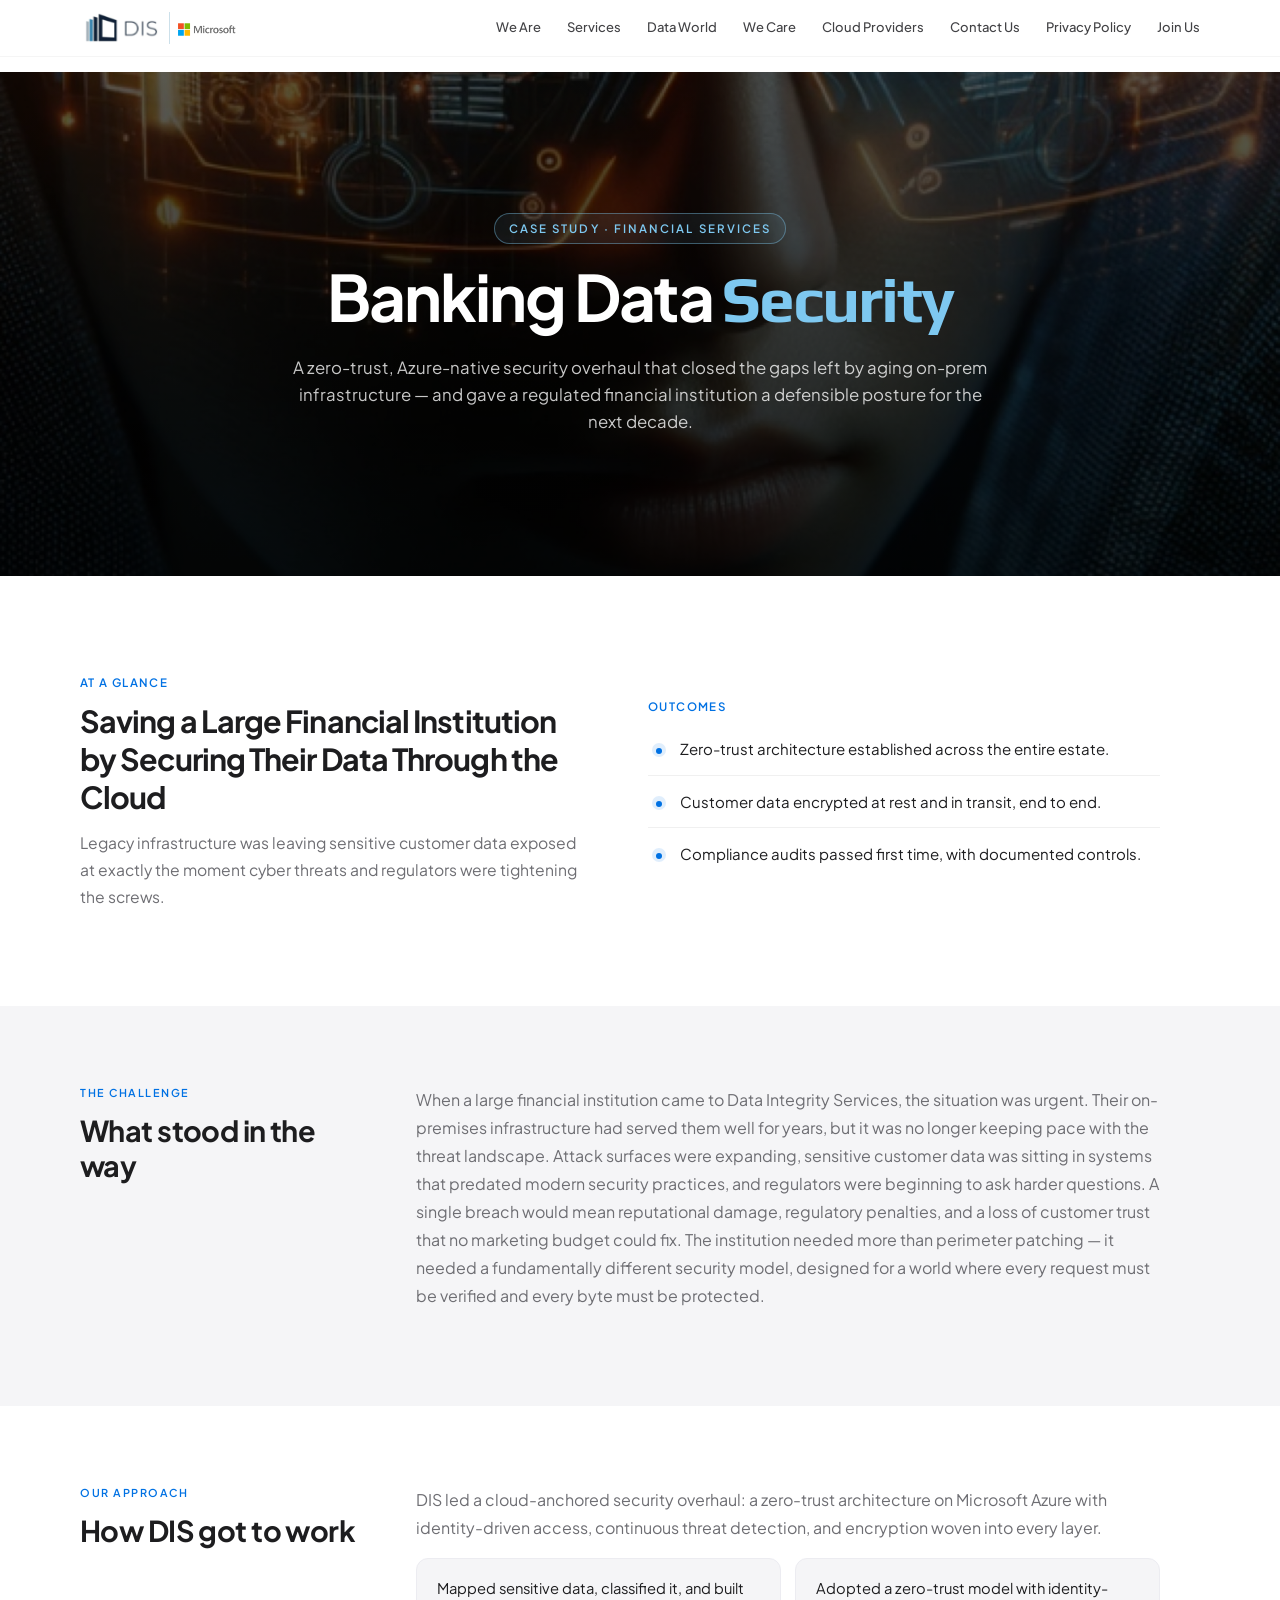
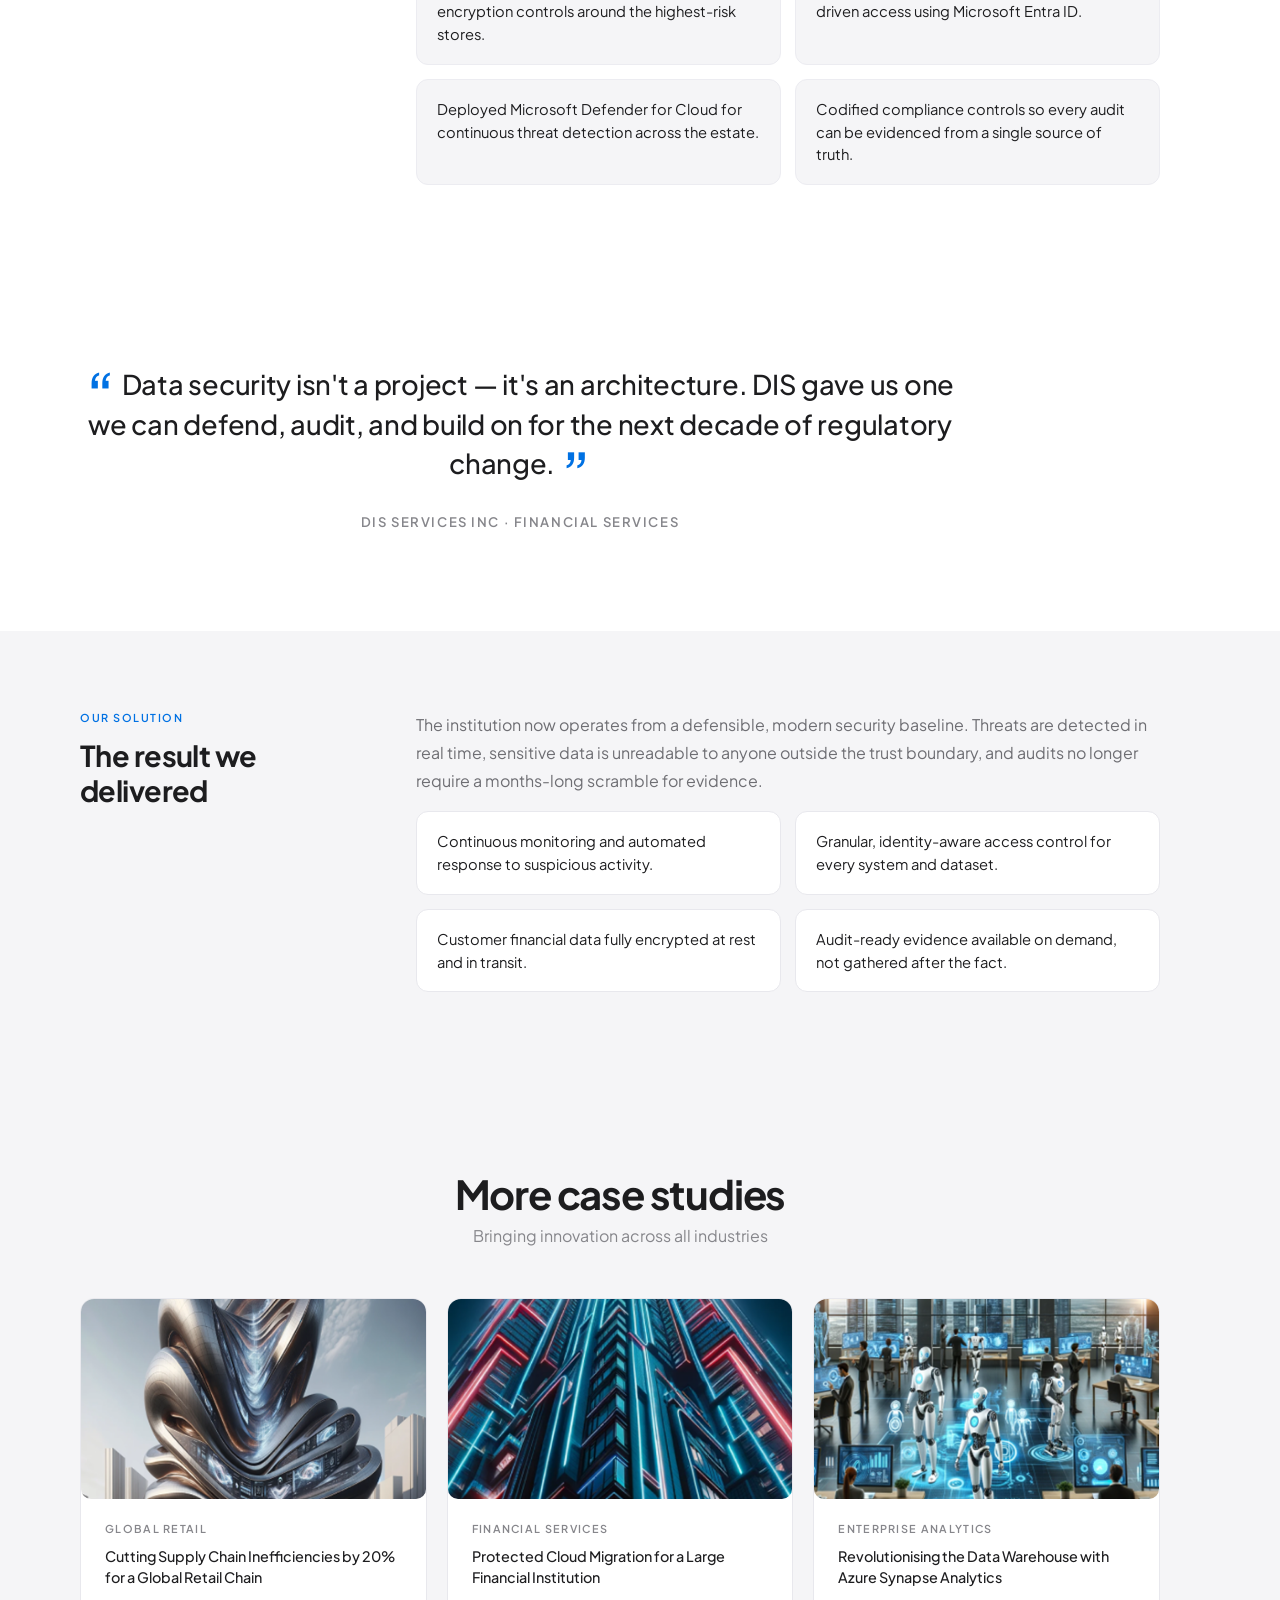
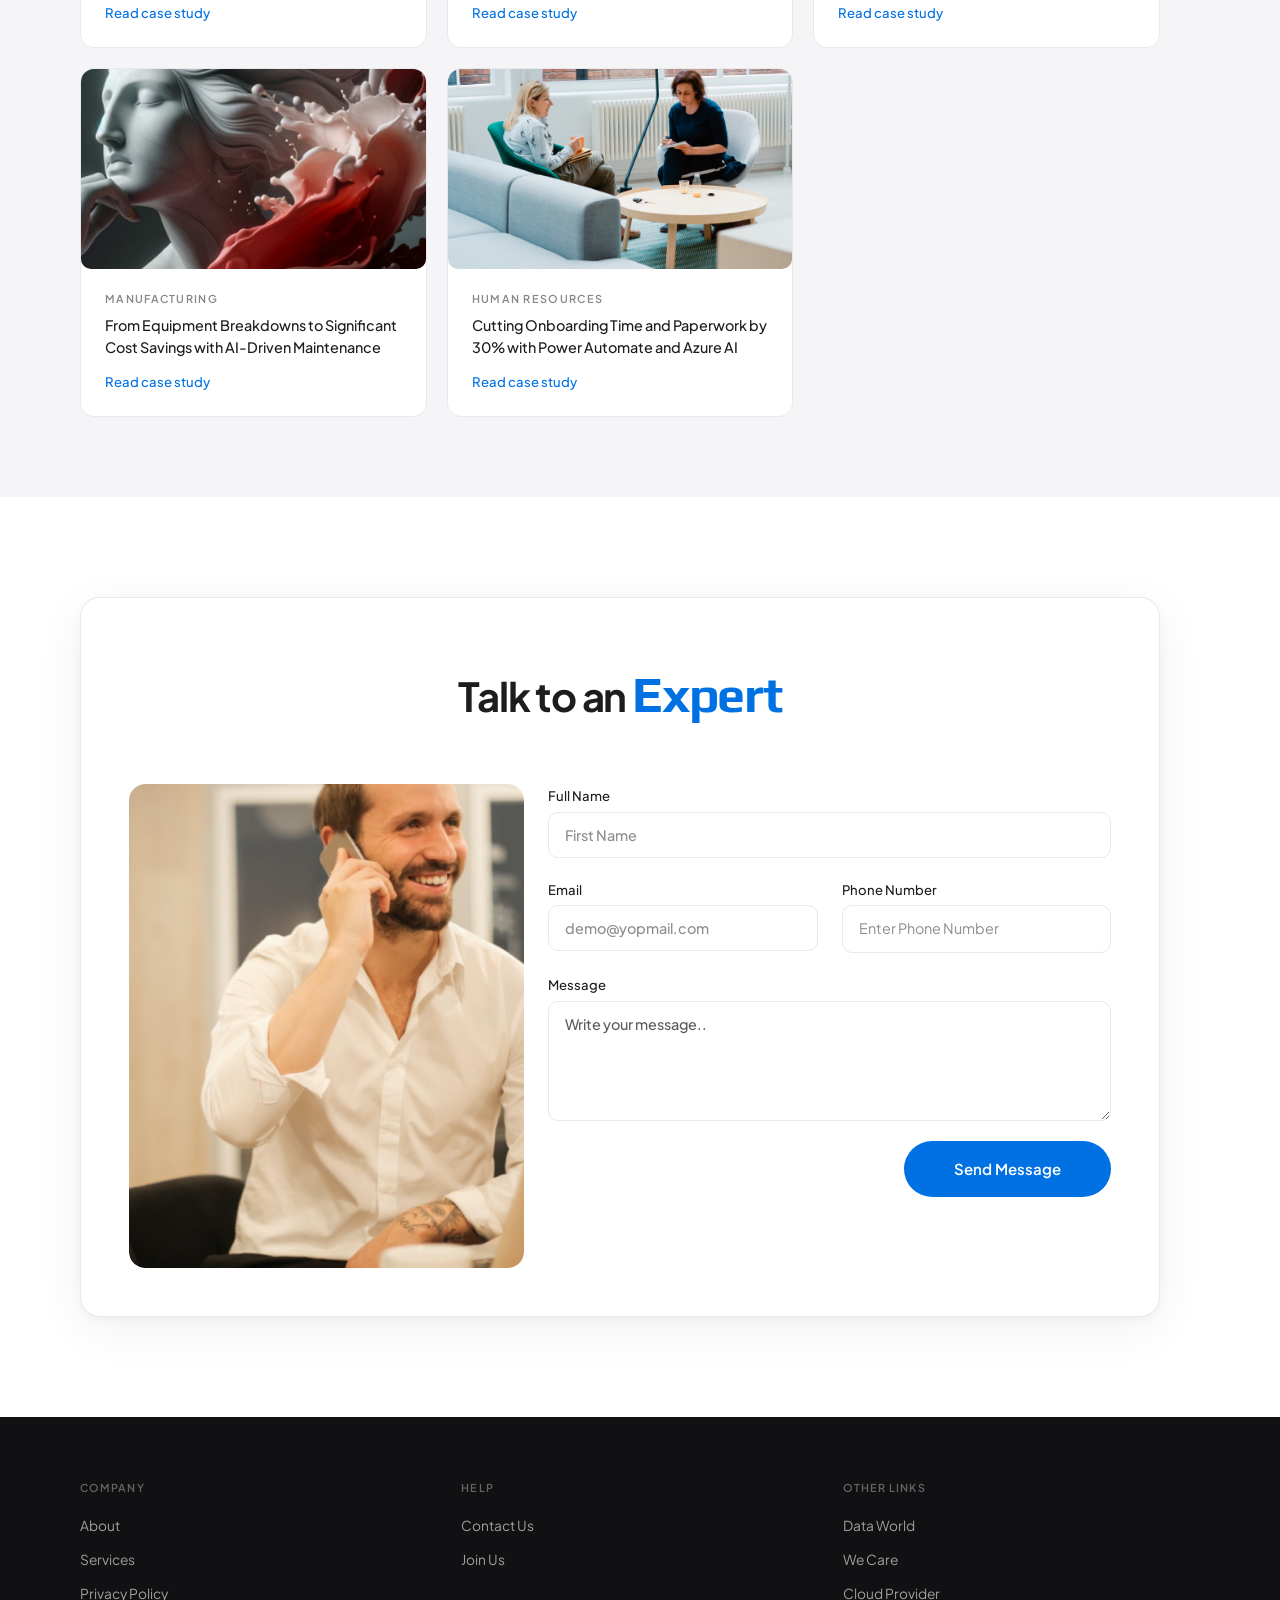
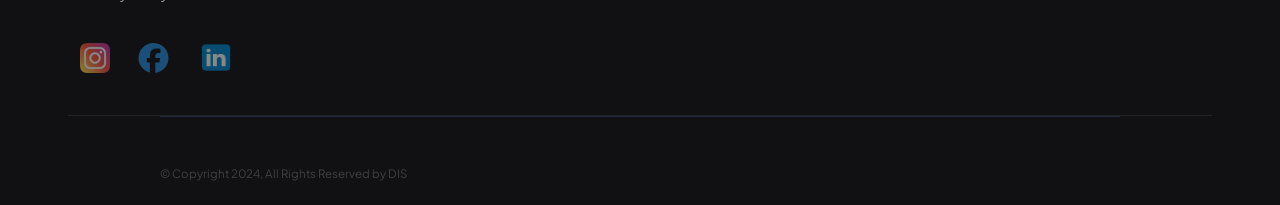
<file: case-study-data-security.html>
<!doctype html>
<html lang="en">

<head>
    <meta charset="utf-8">
    <meta name="viewport" content="width=device-width, initial-scale=1">
    <title>Banking Data Security Case Study | DIS Services Inc</title>

    <meta name="description" content="How DIS rebuilt the security posture of a large financial institution with a zero-trust, Azure-native architecture.">
    <meta name="robots" content="index, follow">
    <meta name="author" content="DIS Services Inc">
    <meta name="theme-color" content="#3482ad">
    <link rel="canonical" href="case-study-data-security.html">

    <meta property="og:title" content="Banking Data Security Case Study | DIS Services Inc">
    <meta property="og:description" content="How DIS rebuilt the security posture of a large financial institution with a zero-trust, Azure-native architecture.">
    <meta property="og:image" content="/web/images/casestudy_images/65b95d926050e_cloud-mis-03.png">
    <meta property="og:url" content="case-study-data-security.html">
    <meta property="og:type" content="article">
    <meta property="og:site_name" content="DIS Services Inc">
    <meta property="og:locale" content="en_US">

    <meta name="twitter:card" content="summary_large_image">
    <meta name="twitter:title" content="Banking Data Security Case Study | DIS Services Inc">
    <meta name="twitter:description" content="How DIS rebuilt the security posture of a large financial institution with a zero-trust, Azure-native architecture.">
    <meta name="twitter:image" content="/web/images/casestudy_images/65b95d926050e_cloud-mis-03.png">

    <link rel="shortcut icon" href="web/images/favicon.ico" type="image/x-icon">
    <link rel="icon" href="web/images/favicon.ico" type="image/x-icon">

    <link rel="stylesheet" type="text/css" href="web/css/stylenew.css">
    <link href="https://fonts.googleapis.com/css2?family=Play:wght@400;700&display=swap" rel="stylesheet">
    <link href="https://cdn.jsdelivr.net/npm/bootstrap@5.3.2/dist/css/bootstrap.min.css" rel="stylesheet"
        integrity="sha384-T3c6CoIi6uLrA9TneNEoa7RxnatzjcDSCmG1MXxSR1GAsXEV/Dwwykc2MPK8M2HN" crossorigin="anonymous">
    <link rel="preconnect" href="https://fonts.googleapis.com">
    <link rel="preconnect" href="https://fonts.gstatic.com" crossorigin>
    <link
        href="https://fonts.googleapis.com/css2?family=IBM+Plex+Sans:wght@400;500;600&family=Inter:wght@100;200;300;400;500;600&family=Play:wght@400;700&family=Plus+Jakarta+Sans:wght@200;300;400;500;600;700&display=swap"
        rel="stylesheet">

    <style>
        html { scroll-behavior: smooth }
        * { -webkit-font-smoothing: antialiased; -moz-osx-font-smoothing: grayscale }
        body { background: #fff !important; overflow-x: hidden }

        /* ---------- Header ---------- */
        body main div.headercls {
            position: fixed !important; top: 0 !important; left: 0 !important; right: 0 !important;
            z-index: 9000 !important; background: rgba(255,255,255,.88) !important;
            backdrop-filter: blur(20px) saturate(180%) !important;
            -webkit-backdrop-filter: blur(20px) saturate(180%) !important;
            border-bottom: none !important; box-shadow: 0 0 0 1px rgba(0,0,0,.04) !important;
            transition: all .35s ease !important; padding: 0 !important
        }
        body main div.headercls.scrolled { background: rgba(255,255,255,.96) !important; box-shadow: 0 0 0 1px rgba(0,0,0,.04), 0 2px 12px rgba(0,0,0,.04) !important }
        body > main { padding-top: 72px !important }
        body main .headercls .navbar { padding: 8px 0 !important; min-height: 56px !important }
        body main .headercls .navbar .container-fluid { max-width: 1200px !important; margin: 0 auto !important }
        body main .headercls #mainlogo { gap: 8px !important }
        body main .headercls #mainlogo img.logo1 { height: 30px !important; transition: opacity .2s !important }
        body main .headercls #mainlogo img.logo2 { height: 24px !important; transition: opacity .2s !important }
        body main .headercls #mainlogo span { height: 32px !important; background: rgba(52,130,173,.25) !important }
        body main .homenav .nav { gap: 2px !important }
        body main .homenav .nav .nav-item .nav-link {
            font-family: 'Plus Jakarta Sans', sans-serif !important; font-weight: 500 !important;
            font-size: 13px !important; color: #424245 !important; padding: 6px 12px !important;
            border-radius: 6px !important; transition: color .15s, background .15s !important; white-space: nowrap !important
        }
        body main .homenav .nav .nav-item .nav-link:hover { color: #1d1d1f !important; background: rgba(0,0,0,.04) !important }
        body main .headercls .navbar-toggler { border: none !important; padding: 4px 8px !important; box-shadow: none !important }
        body main .headercls .navbar-toggler:focus { box-shadow: none !important }

        /* ---------- Hero banner ---------- */
        .bannerslider.oneuspage { position: relative !important; margin-bottom: 0 !important; overflow: hidden !important; min-height: 56vh !important }
        .bannerslider.oneuspage > img { position: absolute !important; inset: 0 !important; width: 100% !important; height: 100% !important; object-fit: cover !important; filter: brightness(.42) !important; z-index: 0 !important }
        .bannerslider.oneuspage::after { content: '' !important; position: absolute !important; inset: 0 !important; background: linear-gradient(to bottom, rgba(0,0,0,.15) 0%, rgba(0,0,0,.65) 100%) !important; pointer-events: none !important; z-index: 1 !important }
        .bannerslider .captionheader.shadownone.lefttextcap.nohome { position: absolute !important; top: 0 !important; left: 0 !important; right: 0 !important; bottom: 0 !important; display: flex !important; align-items: center !important; justify-content: center !important; z-index: 2 !important; height: 100% !important; padding: 0 !important; margin: 0 !important }
        .bannerslider .captionheader.shadownone .container { display: flex !important; flex-direction: column !important; align-items: center !important; justify-content: center !important; height: auto !important; text-align: center !important }
        .bannerslider .captionheader .eyebrow {
            font-family: 'Plus Jakarta Sans', sans-serif !important;
            font-size: .72rem !important; font-weight: 600 !important;
            letter-spacing: .18em !important; text-transform: uppercase !important;
            color: #7ec8f0 !important; margin-bottom: 18px !important;
            display: inline-block !important;
            padding: 6px 14px !important;
            border: 1px solid rgba(126,200,240,.4) !important;
            border-radius: 980px !important;
            background: rgba(126,200,240,.08) !important;
        }
        .bannerslider .captionheader h1 {
            font-family: 'Plus Jakarta Sans', sans-serif !important;
            font-size: clamp(2.2rem, 5vw, 4rem) !important;
            font-weight: 700 !important; line-height: 1.08 !important;
            letter-spacing: -.03em !important; color: #fff !important;
            max-width: 920px !important; margin: 0 auto !important;
        }
        .bannerslider .captionheader h1 span { color: #7ec8f0 !important; -webkit-text-fill-color: #7ec8f0 !important; background: none !important; display: inline !important }
        .bannerslider .captionheader .herolede {
            font-family: 'Plus Jakarta Sans', sans-serif !important;
            font-size: 1.05rem !important; line-height: 1.6 !important;
            color: rgba(255,255,255,.78) !important;
            max-width: 720px !important; margin: 24px auto 0 !important;
            font-weight: 400 !important;
        }

        /* ---------- AT A GLANCE / sections ---------- */
        .glancepart { padding: 100px 0 80px !important; background: #fff !important }
        .glancepart .container { max-width: 1080px !important }
        .glancegrid { display: grid !important; grid-template-columns: 1fr 1fr !important; gap: 56px !important; align-items: start !important }
        .glanceblock h2 {
            font-family: 'Plus Jakarta Sans', sans-serif !important;
            font-size: clamp(1.5rem, 2.6vw, 1.9rem) !important;
            font-weight: 700 !important; letter-spacing: -.03em !important;
            color: #1d1d1f !important; line-height: 1.25 !important; margin-bottom: 14px !important;
        }
        .glanceblock h2 .eyebrow {
            display: block !important;
            font-size: .72rem !important; font-weight: 600 !important;
            letter-spacing: .12em !important; text-transform: uppercase !important;
            color: #0071e3 !important; margin-bottom: 12px !important;
        }
        .glanceblock p { font-family: 'Plus Jakarta Sans', sans-serif !important; color: #6e6e73 !important; font-size: .98rem !important; line-height: 1.7 !important }
        .glanceblock .label {
            font-family: 'Plus Jakarta Sans', sans-serif !important;
            font-size: .72rem !important; font-weight: 600 !important;
            letter-spacing: .12em !important; text-transform: uppercase !important;
            color: #0071e3 !important; display: block !important;
            margin: 22px 0 8px !important;
        }
        .benefitlist { list-style: none !important; padding: 0 !important; margin: 8px 0 0 !important }
        .benefitlist li {
            font-family: 'Plus Jakarta Sans', sans-serif !important;
            color: #1d1d1f !important; font-size: .94rem !important; line-height: 1.55 !important;
            padding: 14px 0 14px 32px !important; position: relative !important;
            border-bottom: 1px solid #f0f0f0 !important;
        }
        .benefitlist li:last-child { border-bottom: none !important }
        .benefitlist li::before {
            content: '' !important; position: absolute !important;
            left: 4px !important; top: 20px !important;
            width: 14px !important; height: 14px !important; border-radius: 50% !important;
            background: rgba(0,113,227,.12) !important;
        }
        .benefitlist li::after {
            content: '' !important; position: absolute !important;
            left: 8px !important; top: 25px !important;
            width: 6px !important; height: 6px !important; border-radius: 50% !important;
            background: #0071e3 !important;
        }

        /* ---------- Long-form content blocks ---------- */
        .blockpart { padding: 80px 0 !important; background: #f5f5f7 !important }
        .blockpart.alt { background: #fff !important }
        .blockpart .container { max-width: 1080px !important }
        .blockpart .blockrow { display: grid !important; grid-template-columns: 280px 1fr !important; gap: 56px !important; align-items: start !important }
        .blockpart h3 {
            font-family: 'Plus Jakarta Sans', sans-serif !important;
            font-size: clamp(1.4rem, 2.4vw, 1.8rem) !important;
            font-weight: 700 !important; letter-spacing: -.02em !important;
            color: #1d1d1f !important; margin-bottom: 14px !important; line-height: 1.2 !important;
        }
        .blockpart h3 .eyebrow {
            display: block !important;
            font-size: .68rem !important; font-weight: 600 !important;
            letter-spacing: .14em !important; text-transform: uppercase !important;
            color: #0071e3 !important; margin-bottom: 14px !important;
        }
        .blockpart p {
            font-family: 'Plus Jakarta Sans', sans-serif !important;
            color: #6e6e73 !important; font-size: 1rem !important; line-height: 1.75 !important;
            margin-bottom: 16px !important;
        }
        .blockpart ul.steplist {
            list-style: none !important; padding: 0 !important; margin: 16px 0 0 !important;
            display: grid !important; grid-template-columns: 1fr 1fr !important; gap: 14px !important;
        }
        .blockpart ul.steplist li {
            font-family: 'Plus Jakarta Sans', sans-serif !important;
            color: #1d1d1f !important; font-size: .92rem !important; line-height: 1.55 !important;
            padding: 18px 20px !important; background: #fff !important;
            border: 1px solid #e8e8ed !important; border-radius: 12px !important;
            position: relative !important;
        }
        .blockpart.alt ul.steplist li { background: #f5f5f7 !important; border-color: #ececf1 !important }

        /* ---------- Pull quote ---------- */
        .quotepart { padding: 100px 0 !important; background: #fff !important }
        .quotepart .container { max-width: 880px !important; text-align: center !important }
        .quotepart blockquote {
            font-family: 'Plus Jakarta Sans', sans-serif !important;
            font-size: clamp(1.25rem, 2.4vw, 1.7rem) !important;
            font-weight: 500 !important; line-height: 1.45 !important;
            letter-spacing: -.01em !important; color: #1d1d1f !important;
            margin: 0 !important; padding: 0 !important; border: none !important;
        }
        .quotepart blockquote::before { content: '\201C' !important; font-size: 4rem !important; line-height: 0 !important; vertical-align: -.4em !important; color: #0071e3 !important; margin-right: 6px !important }
        .quotepart blockquote::after { content: '\201D' !important; font-size: 4rem !important; line-height: 0 !important; vertical-align: -.4em !important; color: #0071e3 !important; margin-left: 6px !important }
        .quotepart .qauthor {
            font-family: 'Plus Jakarta Sans', sans-serif !important;
            font-size: .82rem !important; font-weight: 600 !important;
            letter-spacing: .12em !important; text-transform: uppercase !important;
            color: #86868b !important; margin-top: 28px !important;
        }

        /* ---------- More case studies grid ---------- */
        .morecases { padding: 100px 0 80px !important; background: #f5f5f7 !important }
        .morecases .container { max-width: 1080px !important }
        .morecases .wemake {
            font-family: 'Plus Jakarta Sans', sans-serif !important;
            font-size: clamp(1.8rem, 3.2vw, 2.5rem) !important;
            font-weight: 700 !important; letter-spacing: -.03em !important;
            color: #1d1d1f !important; margin-bottom: 8px !important;
        }
        .morecases p.lede { font-family: 'Plus Jakarta Sans', sans-serif !important; color: #86868b !important; font-size: 1rem !important; margin-bottom: 48px !important }
        .maincontainer { display: grid !important; grid-template-columns: repeat(3, 1fr) !important; gap: 20px !important }
        .maincontainer figure {
            margin: 0 !important; border-radius: 14px !important; overflow: hidden !important;
            background: #fff !important; border: 1px solid #e8e8ed !important; box-shadow: none !important;
            transition: border-color .25s, box-shadow .35s ease, transform .35s ease !important;
            display: flex !important; flex-direction: column !important; cursor: pointer !important;
        }
        .maincontainer figure:hover { transform: translateY(-3px) !important; border-color: #d2d2d7 !important; box-shadow: 0 4px 12px rgba(0,0,0,.04), 0 12px 32px rgba(0,0,0,.05) !important }
        .maincontainer .imgseccont { height: 200px !important; overflow: hidden !important }
        .maincontainer .imgseccont img { width: 100% !important; height: 100% !important; object-fit: cover !important; transition: transform .6s cubic-bezier(.25,.1,.25,1) !important }
        .maincontainer figure:hover .imgseccont img { transform: scale(1.03) !important }
        .maincontainer figcaption { padding: 22px 24px 24px !important; flex: 1 !important; display: flex !important; flex-direction: column !important }
        .maincontainer figcaption a.cases {
            text-decoration: none !important;
            font-family: 'Plus Jakarta Sans', sans-serif !important;
            font-weight: 500 !important; color: #0071e3 !important;
            font-size: .82rem !important; display: flex !important;
            flex-direction: column !important; flex: 1 !important;
        }
        .maincontainer figcaption a.cases:hover { color: #0077ed !important }
        .maincontainer figcaption .eyebrow {
            font-family: 'Plus Jakarta Sans', sans-serif !important;
            font-size: .68rem !important; font-weight: 600 !important;
            letter-spacing: .12em !important; text-transform: uppercase !important;
            color: #86868b !important; margin-bottom: 8px !important;
        }
        .maincontainer figcaption .cases p {
            font-family: 'Plus Jakarta Sans', sans-serif !important;
            color: #1d1d1f !important; font-size: .9rem !important; line-height: 1.5 !important;
            margin-bottom: 14px !important; flex: 1 !important; font-weight: 500 !important;
        }

        /* ---------- Contact ---------- */
        .contactpart { padding: 100px 0 !important; background: #fff !important }
        .contactpart .container { max-width: 1080px !important }
        .contactbond {
            background: #fff !important; border-radius: 20px !important;
            border: 1px solid #e8e8ed !important; padding: 48px !important;
            box-shadow: 0 2px 8px rgba(0,0,0,.04), 0 12px 48px rgba(0,0,0,.06) !important;
        }
        .cloudcontactheading {
            font-family: 'Plus Jakarta Sans', sans-serif !important;
            font-size: clamp(1.8rem, 3.2vw, 2.5rem) !important;
            font-weight: 700 !important; letter-spacing: -.03em !important;
            color: #1d1d1f !important; margin-bottom: 40px !important;
        }
        .cloudcontactheading span { color: #0071e3 !important }
        .cloudcontactimg { overflow: hidden !important; border-radius: 16px !important; height: 100% !important }
        .cloudcontactimg img { width: 100% !important; height: 100% !important; object-fit: cover !important; display: block !important; border-radius: 16px !important }
        .allcontactform label { font-family: 'Plus Jakarta Sans', sans-serif !important; font-weight: 500 !important; font-size: .82rem !important; color: #1d1d1f !important; margin-bottom: 6px !important }
        .allcontactform .form-control {
            font-family: 'Plus Jakarta Sans', sans-serif !important;
            border: 1px solid #e8e8ed !important; border-radius: 10px !important;
            padding: 12px 16px !important; font-size: .9rem !important; color: #1d1d1f !important;
            transition: border-color .2s !important; box-shadow: none !important;
        }
        .allcontactform .form-control:focus { border-color: #0071e3 !important; box-shadow: 0 0 0 3px rgba(0,113,227,.1) !important }
        .allcontactform textarea.form-control { min-height: 120px !important; resize: vertical !important }
        .allcontactform .form-group { margin-bottom: 20px !important }
        .allcontactform .btnpart .btn-primary {
            font-family: 'Plus Jakarta Sans', sans-serif !important;
            background: #0071e3 !important; border: none !important;
            border-radius: 980px !important; font-weight: 600 !important;
            font-size: 15px !important; color: #fff !important;
            transition: background .2s !important; box-shadow: none !important;
        }
        .allcontactform .btnpart .btn-primary:hover { background: #0077ed !important }

        /* ---------- Footer ---------- */
        body main footer.darkfooter, footer.darkfooter { background: #111113 !important; padding: 0 !important; overflow: hidden !important }
        footer.darkfooter > .container { padding-top: 64px !important; padding-bottom: 0 !important }
        footer.darkfooter > .container > .row { padding-bottom: 40px !important; border-bottom: 1px solid rgba(255,255,255,.07) !important }
        footer.darkfooter h6 {
            font-family: 'Plus Jakarta Sans', sans-serif !important;
            font-weight: 600 !important; font-size: .68rem !important;
            letter-spacing: .1em !important; text-transform: uppercase !important;
            color: rgba(255,255,255,.35) !important; margin-bottom: 20px !important;
        }
        footer.darkfooter ul.fotnab { list-style: none !important; padding: 0 !important; margin: 0 !important }
        footer.darkfooter ul.fotnab li { margin-bottom: 10px !important }
        footer.darkfooter ul.fotnab li a {
            font-family: 'Plus Jakarta Sans', sans-serif !important;
            color: rgba(255,255,255,.6) !important; font-size: .86rem !important;
            text-decoration: none !important; transition: color .15s !important; font-weight: 400 !important;
        }
        footer.darkfooter ul.fotnab li a:hover { color: #fff !important }
        footer.darkfooter div[style*="display:flex"] { gap: 16px !important; padding-top: 24px !important; align-items: center !important }
        footer.darkfooter a img { opacity: .5 !important; transition: opacity .15s !important; filter: none !important; vertical-align: middle !important }
        footer.darkfooter a:hover img { opacity: .85 !important; filter: none !important; transform: none !important }
        footer.darkfooter .fotcopy, .fotcopy { padding: 20px 0 !important; margin-top: 0 !important }
        footer.darkfooter .fotcopy p, .fotcopy p { font-family: 'Plus Jakarta Sans', sans-serif !important; color: rgba(255,255,255,.2) !important; font-size: .72rem !important; margin: 0 !important }

        /* ---------- Scroll reveal ---------- */
        .sr { opacity: 0; transform: translateY(48px); transition: opacity .8s cubic-bezier(.16,1,.3,1), transform .8s cubic-bezier(.16,1,.3,1) }
        .sr.v { opacity: 1 !important; transform: none !important }
        .sr-up { transform: translateY(48px) }
        .sr-left { transform: translateX(-40px) }
        .sr-right { transform: translateX(40px) }
        .sr-scale { transform: scale(.92); transform-origin: center }
        .sr-d1 { transition-delay: .08s }
        .sr-d2 { transition-delay: .16s }
        .sr-d3 { transition-delay: .24s }
        .sr-d4 { transition-delay: .32s }
        .sr-d5 { transition-delay: .4s }

        /* ---------- Responsive ---------- */
        @media(max-width:992px) {
            body > main { padding-top: 66px !important }
            .glancegrid { grid-template-columns: 1fr !important; gap: 32px !important }
            .blockpart .blockrow { grid-template-columns: 1fr !important; gap: 18px !important }
            .blockpart ul.steplist { grid-template-columns: 1fr !important }
            .maincontainer { grid-template-columns: repeat(2, 1fr) !important }
            .glancepart { padding: 60px 0 48px !important }
            .blockpart { padding: 48px 0 !important }
            .quotepart { padding: 60px 0 !important }
            .morecases { padding: 60px 0 48px !important }
            .contactpart { padding: 60px 0 !important }
            .contactbond { padding: 32px !important }
        }
        @media(max-width:640px) {
            .bannerslider.oneuspage { min-height: 48vh !important }
            .bannerslider .captionheader h1 { font-size: 1.7rem !important; line-height: 1.15 !important }
            .bannerslider .captionheader .herolede { font-size: .92rem !important }
            .maincontainer { grid-template-columns: 1fr !important; gap: 16px !important }
            .maincontainer .imgseccont { height: 180px !important }
            .maincontainer figcaption { padding: 18px 18px 20px !important }
            .contactbond { padding: 24px 20px !important; border-radius: 14px !important }
            .homenav .nav .nav-item .nav-link { font-size: 13px !important; padding: 6px 10px !important }
            #mainlogo img.logo1 { height: 24px !important }
            #mainlogo img.logo2 { height: 18px !important }
            .darkfooter > .container { padding-top: 40px !important }
        }
        @media(max-width:400px) {
            .bannerslider .captionheader h1 { font-size: 1.4rem !important }
            .bannerslider.oneuspage { min-height: 42vh !important }
        }
    </style>
</head>
<body>
    <main>
        <div class="headercls">
            <div class="container">
                <div class="row">
                    <nav class="navbar navbar-expand-lg homenav">
                        <div class="container-fluid">
                            <a href="index.html" class="d-flex align-items-center mb-3 mb-md-0 me-md-auto text-dark text-decoration-none">
                                <div id="mainlogo" style="display:flex;align-items: center; gap: 10px;">
                                    <img class="logo1" src="web/images/mainlogo.svg" alt="DIS Services Inc Logo">
                                    <span style="width:1px; height:40px; background:#3482AD;"></span>
                                    <img class="logo2" src="web/images/micro.png" alt="Microsoft Partner">
                                </div>
                            </a>
                            <button class="navbar-toggler" type="button" data-bs-toggle="collapse"
                                data-bs-target="#navbarSupportedContent" aria-controls="navbarSupportedContent"
                                aria-expanded="false" aria-label="Toggle navigation">
                                <span class="navbar-toggler-icon"></span>
                            </button>
                            <div class="collapse navbar-collapse" id="navbarSupportedContent">
                                <ul class="nav nav-pills d-flex align-items-center">
                                    <li class="nav-item"><a href="we-are.html" class="nav-link">We Are</a></li>
                                    <li class="nav-item"><a href="our-services.html" class="nav-link">Services</a></li>
                                    <li class="nav-item"><a href="data-world.html" class="nav-link">Data World</a></li>
                                    <li class="nav-item"><a href="we-care.html" class="nav-link">We Care</a></li>
                                    <li class="nav-item"><a href="cloud-providers.html" class="nav-link">Cloud Providers</a></li>
                                    <li class="nav-item"><a href="contact-us.html" class="nav-link">Contact Us</a></li>
                                    <li class="nav-item"><a href="privacy-policy.html" class="nav-link">Privacy Policy</a></li>
                                    <li class="nav-item"><a href="join-us.html" class="nav-link">Join Us</a></li>
                                </ul>
                            </div>
                        </div>
                    </nav>
                </div>
            </div>
        </div>

        <div class="bannerslider oneuspage">
            <div class="captionheader shadownone lefttextcap nohome">
                <div class="container">
                    <span class="eyebrow">Case Study &middot; Financial Services</span>
                    <h1>Banking Data <span>Security</span></h1>
                    <p class="herolede">A zero-trust, Azure-native security overhaul that closed the gaps left by aging on-prem infrastructure — and gave a regulated financial institution a defensible posture for the next decade.</p>
                </div>
            </div>
            <img width="100%" height="100%" src="web/images/joinus-img01_hq.jpg" alt="Saving a Large Financial Institution by Securing Their Data Through the Cloud">
        </div>

        <section class="glancepart">
            <div class="container">
                <div class="glancegrid">
                    <div class="glanceblock">
                        <h2><span class="eyebrow">At a glance</span>Saving a Large Financial Institution by Securing Their Data Through the Cloud</h2>
                        <p>Legacy infrastructure was leaving sensitive customer data exposed at exactly the moment cyber threats and regulators were tightening the screws.</p>
                    </div>
                    <div class="glanceblock">
                        <span class="label">Outcomes</span>
                        <ul class="benefitlist">
                            <li>Zero-trust architecture established across the entire estate.</li>
                            <li>Customer data encrypted at rest and in transit, end to end.</li>
                            <li>Compliance audits passed first time, with documented controls.</li>
                        </ul>
                    </div>
                </div>
            </div>
        </section>

        <section class="blockpart">
            <div class="container">
                <div class="blockrow">
                    <div>
                        <h3><span class="eyebrow">The Challenge</span>What stood in the way</h3>
                    </div>
                    <div>
                        <p>When a large financial institution came to Data Integrity Services, the situation was urgent. Their on-premises infrastructure had served them well for years, but it was no longer keeping pace with the threat landscape. Attack surfaces were expanding, sensitive customer data was sitting in systems that predated modern security practices, and regulators were beginning to ask harder questions. A single breach would mean reputational damage, regulatory penalties, and a loss of customer trust that no marketing budget could fix. The institution needed more than perimeter patching — it needed a fundamentally different security model, designed for a world where every request must be verified and every byte must be protected.</p>
                    </div>
                </div>
            </div>
        </section>

        <section class="blockpart alt">
            <div class="container">
                <div class="blockrow">
                    <div>
                        <h3><span class="eyebrow">Our Approach</span>How DIS got to work</h3>
                    </div>
                    <div>
                        <p>DIS led a cloud-anchored security overhaul: a zero-trust architecture on Microsoft Azure with identity-driven access, continuous threat detection, and encryption woven into every layer.</p>
                        <ul class="steplist">
                            <li>Mapped sensitive data, classified it, and built encryption controls around the highest-risk stores.</li>
                            <li>Adopted a zero-trust model with identity-driven access using Microsoft Entra ID.</li>
                            <li>Deployed Microsoft Defender for Cloud for continuous threat detection across the estate.</li>
                            <li>Codified compliance controls so every audit can be evidenced from a single source of truth.</li>
                        </ul>
                    </div>
                </div>
            </div>
        </section>

        <section class="quotepart">
            <div class="container">
                <blockquote>Data security isn't a project — it's an architecture. DIS gave us one we can defend, audit, and build on for the next decade of regulatory change.</blockquote>
                <div class="qauthor">DIS Services Inc &middot; Financial Services</div>
            </div>
        </section>

        <section class="blockpart">
            <div class="container">
                <div class="blockrow">
                    <div>
                        <h3><span class="eyebrow">Our Solution</span>The result we delivered</h3>
                    </div>
                    <div>
                        <p>The institution now operates from a defensible, modern security baseline. Threats are detected in real time, sensitive data is unreadable to anyone outside the trust boundary, and audits no longer require a months-long scramble for evidence.</p>
                        <ul class="steplist">
                            <li>Continuous monitoring and automated response to suspicious activity.</li>
                            <li>Granular, identity-aware access control for every system and dataset.</li>
                            <li>Customer financial data fully encrypted at rest and in transit.</li>
                            <li>Audit-ready evidence available on demand, not gathered after the fact.</li>
                        </ul>
                    </div>
                </div>
            </div>
        </section>

        <section class="morecases">
            <div class="container">
                <div class="text-center">
                    <h4 class="wemake">More case studies</h4>
                    <p class="lede">Bringing innovation across all industries</p>
                </div>
                <div class="maincontainer">
                    <figure>
                        <div class="imgseccont">
                            <a href="case-study-supply-chain.html">
                                <img src="web/images/casestudy_images/65b94bd409c60_cloud-mis-01.png" alt="Cutting Supply Chain Inefficiencies by 20% for a Global Retail Chain">
                            </a>
                        </div>
                        <figcaption>
                            <a href="case-study-supply-chain.html" class="cases">
                                <span class="eyebrow">Global Retail</span>
                                <p>Cutting Supply Chain Inefficiencies by 20% for a Global Retail Chain</p>
                                Read case study
                            </a>
                        </figcaption>
                    </figure>
                    <figure>
                        <div class="imgseccont">
                            <a href="case-study-cloud-migration.html">
                                <img src="web/images/casestudy_images/65b95d5c54bb0_cloud-mis-02.png" alt="Protected Cloud Migration for a Large Financial Institution">
                            </a>
                        </div>
                        <figcaption>
                            <a href="case-study-cloud-migration.html" class="cases">
                                <span class="eyebrow">Financial Services</span>
                                <p>Protected Cloud Migration for a Large Financial Institution</p>
                                Read case study
                            </a>
                        </figcaption>
                    </figure>
                    <figure>
                        <div class="imgseccont">
                            <a href="case-study-data-warehouse.html">
                                <img src="web/images/casestudy_images/65b954ad233ae_cloud-mis-05.png" alt="Revolutionising the Data Warehouse with Azure Synapse Analytics">
                            </a>
                        </div>
                        <figcaption>
                            <a href="case-study-data-warehouse.html" class="cases">
                                <span class="eyebrow">Enterprise Analytics</span>
                                <p>Revolutionising the Data Warehouse with Azure Synapse Analytics</p>
                                Read case study
                            </a>
                        </figcaption>
                    </figure>
                    <figure>
                        <div class="imgseccont">
                            <a href="case-study-ai-maintenance.html">
                                <img src="web/images/casestudy_images/65b95d223a602_cloud-mis-04.png" alt="From Equipment Breakdowns to Significant Cost Savings with AI-Driven Maintenance">
                            </a>
                        </div>
                        <figcaption>
                            <a href="case-study-ai-maintenance.html" class="cases">
                                <span class="eyebrow">Manufacturing</span>
                                <p>From Equipment Breakdowns to Significant Cost Savings with AI-Driven Maintenance</p>
                                Read case study
                            </a>
                        </figcaption>
                    </figure>
                    <figure>
                        <div class="imgseccont">
                            <a href="case-study-hr-automation.html">
                                <img src="web/images/wecare-img02.jpg" alt="Cutting Onboarding Time and Paperwork by 30% with Power Automate and Azure AI">
                            </a>
                        </div>
                        <figcaption>
                            <a href="case-study-hr-automation.html" class="cases">
                                <span class="eyebrow">Human Resources</span>
                                <p>Cutting Onboarding Time and Paperwork by 30% with Power Automate and Azure AI</p>
                                Read case study
                            </a>
                        </figcaption>
                    </figure>
                </div>
            </div>
        </section>

        <section id="contactexp" class="contactpart">
            <div class="container">
                <div class="contactbond">
                    <div class="row">
                        <div class="col-lg-12 text-center">
                            <h4 class="cloudcontactheading">Talk to an <span>Expert</span></h4>
                        </div>
                    </div>
                    <div class="row">
                        <div class="col-lg-5">
                            <div class="cloudcontactimg">
                                <img src="web/images/cloudcontact-img.jpg" alt="Talk to a cloud expert">
                            </div>
                        </div>
                        <div class="col-lg-7">
                            <form action="contact/store" method="post">
                                <input type="hidden" name="_token" value="" autocomplete="off">
                                <div class="allcontactform">
                                    <div class="row">
                                        <div class="col-lg-12">
                                            <div class="form-group">
                                                <label>Full Name</label>
                                                <input type="text" name="full_name" placeholder="First Name" class="form-control" required>
                                            </div>
                                        </div>
                                    </div>
                                    <div class="row">
                                        <div class="col-lg-6">
                                            <div class="form-group">
                                                <label>Email</label>
                                                <input type="email" name="email" placeholder="demo@yopmail.com" class="form-control" required>
                                            </div>
                                        </div>
                                        <div class="col-lg-6">
                                            <div class="form-group">
                                                <label>Phone Number</label>
                                                <input type="number" name="phone_number" min="0" placeholder="Enter Phone Number" class="form-control" required>
                                            </div>
                                        </div>
                                    </div>
                                    <div class="row">
                                        <div class="col-lg-12">
                                            <div class="form-group">
                                                <label>Message</label>
                                                <textarea class="form-control" name="message" placeholder="Write your message.." required></textarea>
                                            </div>
                                        </div>
                                    </div>
                                    <div class="row">
                                        <div class="col-lg-12">
                                            <div class="form-group btnpart">
                                                <input type="submit" value="Send Message" class="btn btn-primary">
                                            </div>
                                        </div>
                                    </div>
                                </div>
                            </form>
                        </div>
                    </div>
                </div>
            </div>
        </section>
        <footer class="darkfooter">
            <div class="container">
                <div class="row">
                    <div class="col-lg-4 col-md-4 col-sm-6 col-6">
                        <h6>Company</h6>
                        <ul class="fotnab">
                            <li><a href="index.html">About</a></li>
                            <li><a href="our-services.html">Services</a></li>
                            <li><a href="privacy-policy.html">Privacy Policy</a></li>
                        </ul>
                    </div>
                    <div class="col-lg-4 col-md-4 col-sm-6 col-6">
                        <h6>Help</h6>
                        <ul class="fotnab">
                            <li><a href="contact-us.html">Contact Us</a></li>
                            <li><a href="join-us.html">Join Us</a></li>
                        </ul>
                    </div>
                    <div class="col-lg-4 col-md-4 col-sm-6 col-6">
                        <h6>Other Links</h6>
                        <ul class="fotnab">
                            <li><a href="data-world.html">Data World</a></li>
                            <li><a href="we-care.html">We Care</a></li>
                            <li><a href="cloud-providers.html">Cloud Provider</a></li>
                        </ul>
                    </div>
                    <div style="display:flex">
                        <a href="https://www.instagram.com/dataintegrityservices/">
                            <img style="width:30px; height:30px" src="web/images/insta.png" alt="Instagram">
                        </a>
                        <a href="https://www.facebook.com/profile.php?id=61556158206869">
                            <img style="width:55px; height:30px" src="web/images/fb.svg" alt="Facebook">
                        </a>
                        <a href="https://www.linkedin.com/company/data-integrity-services-us/">
                            <img style="width:38px; height:35px" src="web/images/linked-in.png" alt="LinkedIn">
                        </a>
                    </div>
                </div>
                <div class="container fotcopy" style="margin-top: 10px;">
                    <div class="row">
                        <div class="col-lg-6 col-md-6 col-sm-12 col-12">
                            <p>&copy; Copyright 2024, All Rights Reserved by DIS</p>
                        </div>
                        <div class="col-lg-6 col-md-6 col-sm-12 col-12"></div>
                    </div>
                </div>
            </div>
        </footer>

    </main>
    <script src="https://cdn.jsdelivr.net/npm/bootstrap@5.3.2/dist/js/bootstrap.bundle.min.js"
        integrity="sha384-C6RzsynM9kWDrMNeT87bh95OGNyZPhcTNXj1NW7RuBCsyN/o0jlpcV8Qyq46cDfL" crossorigin="anonymous"></script>
    <script>
        window.addEventListener('scroll', function () {
            var h = document.querySelector('.headercls');
            if (h) h.classList.toggle('scrolled', window.scrollY > 20);
        }, { passive: true });

        document.addEventListener('DOMContentLoaded', function () {
            var bh = document.querySelector('.bannerslider .captionheader');
            if (bh) bh.classList.add('sr');
            document.querySelectorAll('.glanceblock').forEach(function (el, i) {
                el.classList.add('sr', i % 2 === 0 ? 'sr-left' : 'sr-right');
            });
            document.querySelectorAll('.blockpart .blockrow').forEach(function (el, i) {
                el.classList.add('sr');
            });
            var qp = document.querySelector('.quotepart blockquote');
            if (qp) qp.classList.add('sr', 'sr-scale');
            var csh = document.querySelector('.morecases .wemake');
            if (csh) csh.classList.add('sr');
            document.querySelectorAll('.maincontainer figure').forEach(function (el, i) {
                el.classList.add('sr');
                el.classList.add('sr-d' + (i % 3 + 1));
            });
            var cb = document.querySelector('.contactbond');
            if (cb) cb.classList.add('sr', 'sr-scale');
            document.querySelectorAll('.darkfooter .col-lg-4,.darkfooter .col-md-4').forEach(function (el, i) {
                el.classList.add('sr');
                el.classList.add('sr-d' + (i + 1));
            });
            var o = new IntersectionObserver(function (entries) {
                entries.forEach(function (e) {
                    if (e.isIntersecting) { e.target.classList.add('v'); o.unobserve(e.target); }
                });
            }, { threshold: 0.08, rootMargin: '0px 0px -50px 0px' });
            document.querySelectorAll('.sr').forEach(function (el) { o.observe(el); });
        });
    </script>
</body>
</html>
</file>
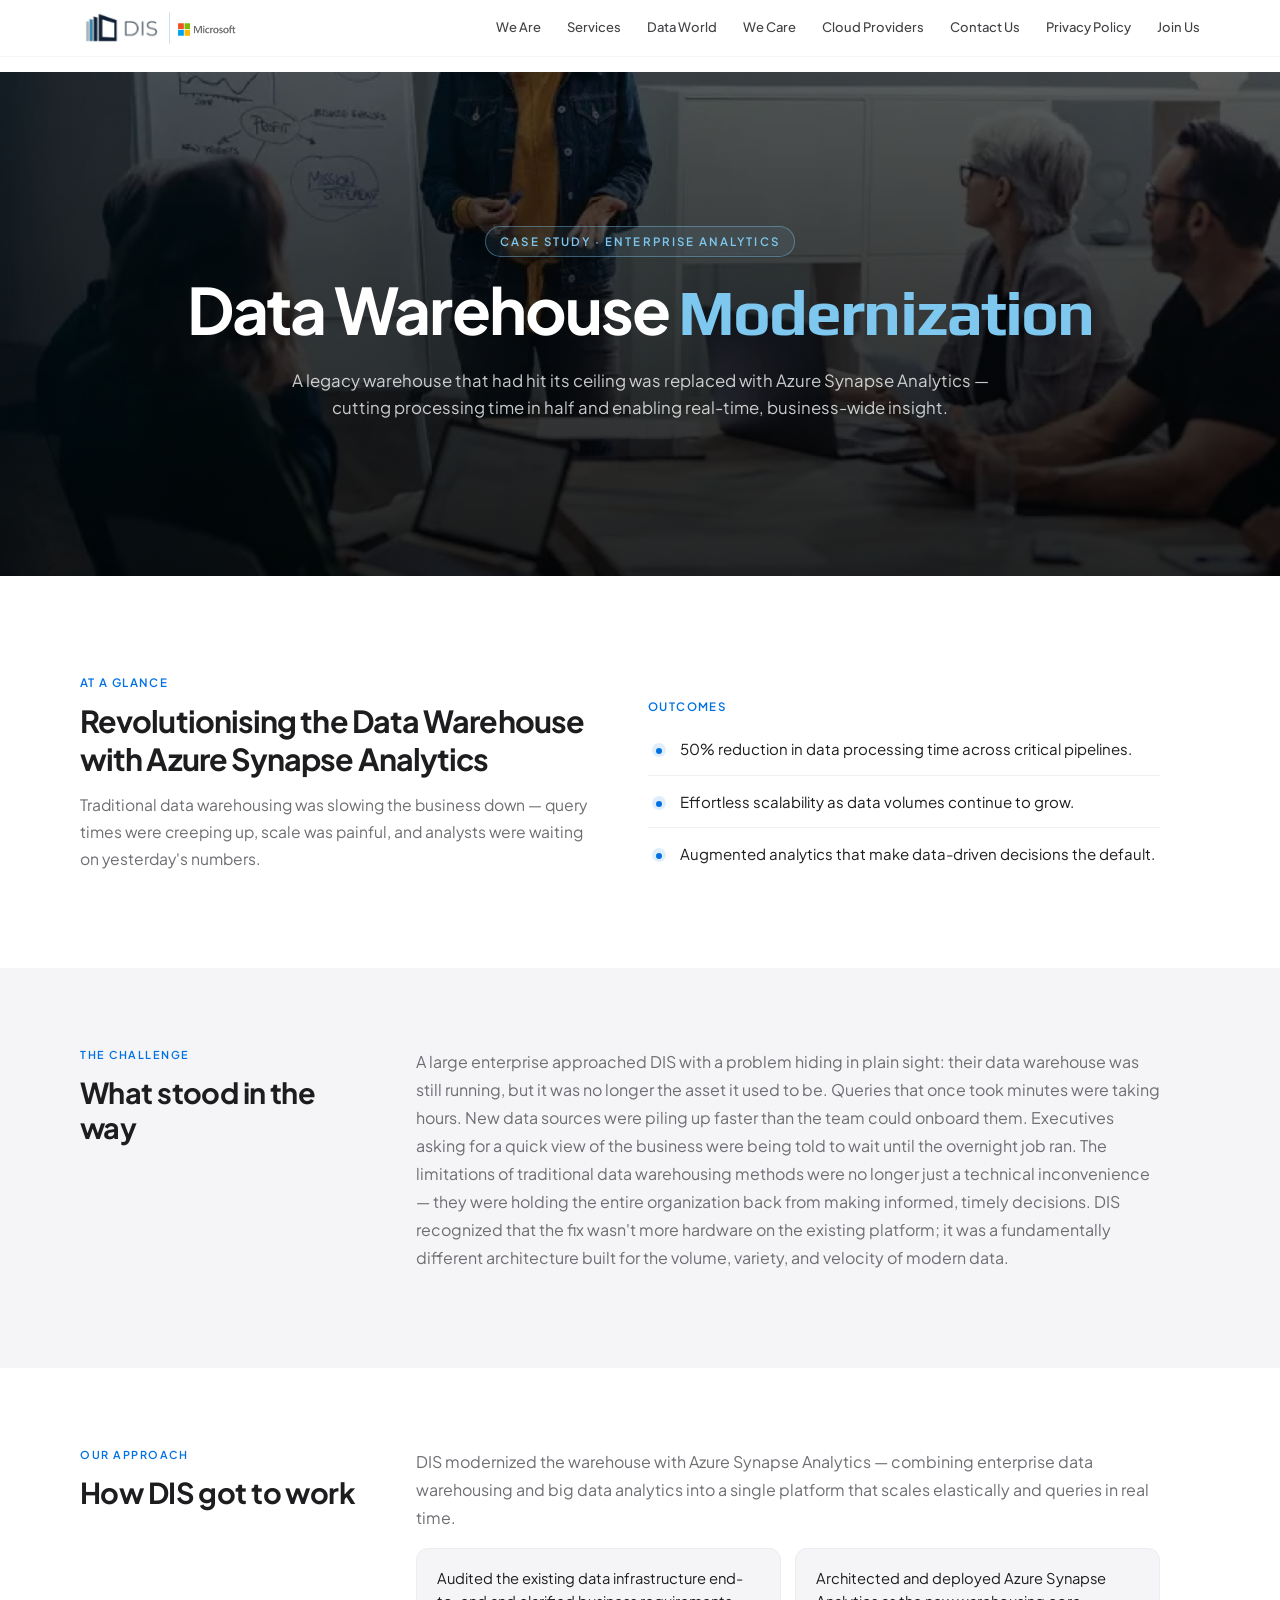
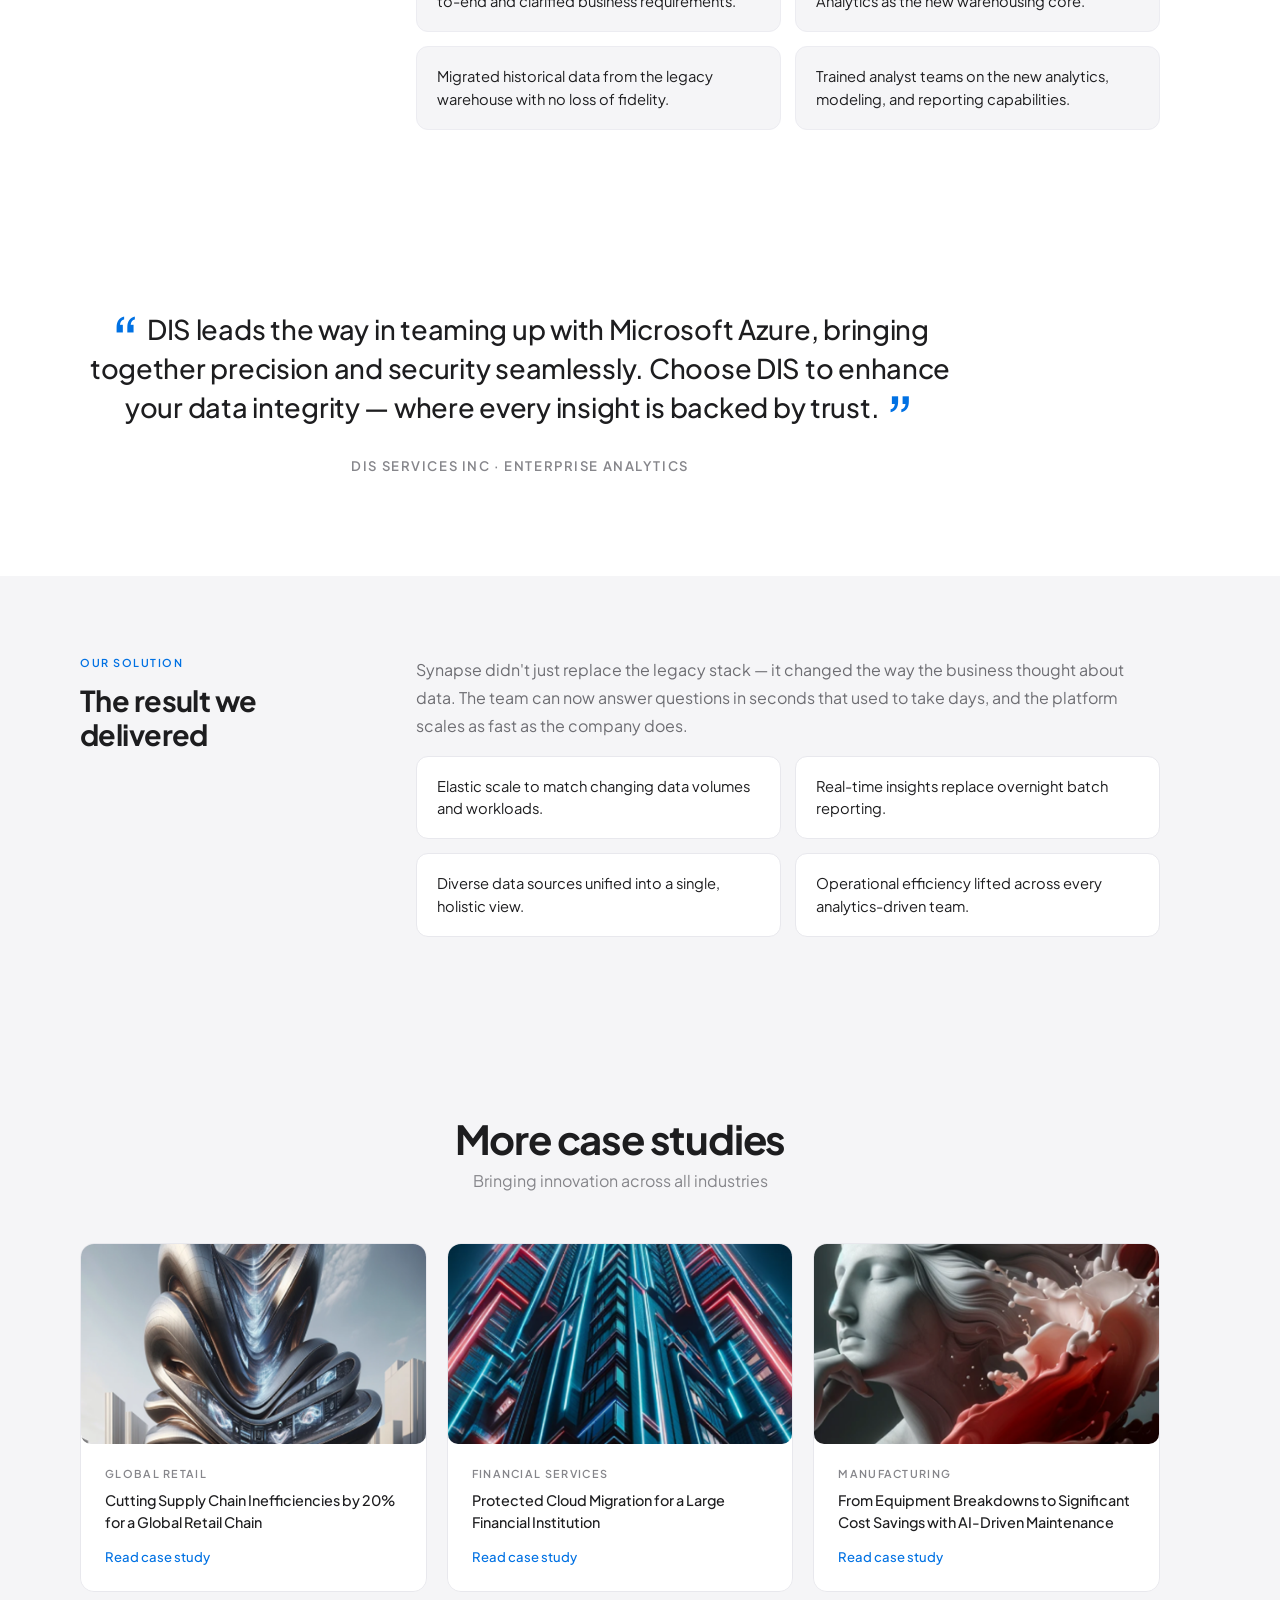
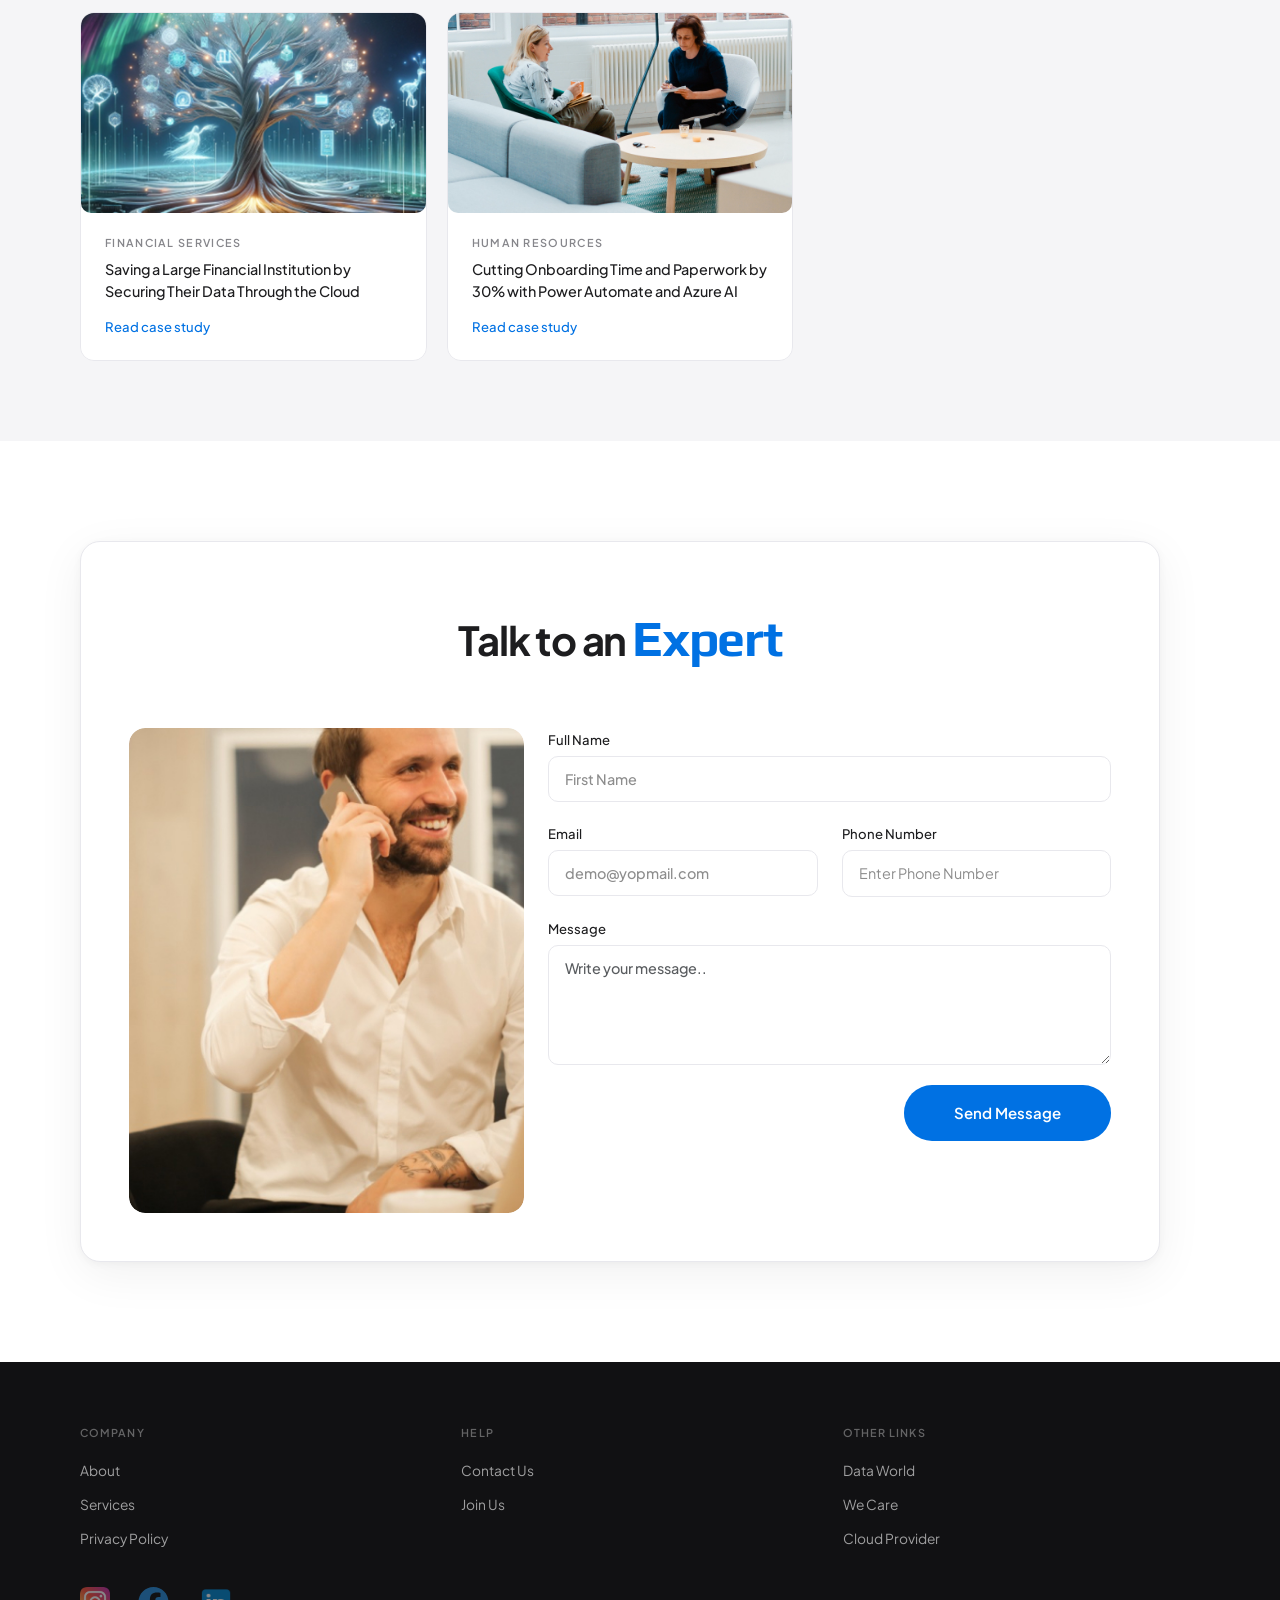
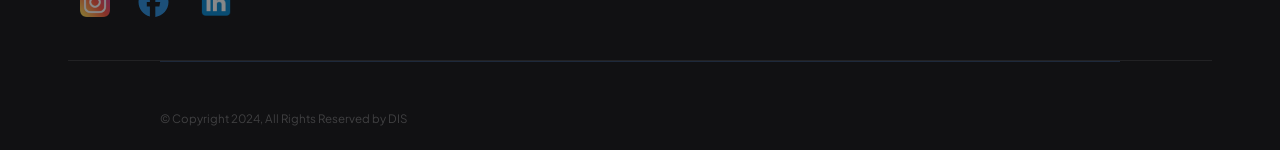
<file: case-study-data-warehouse.html>
<!doctype html>
<html lang="en">

<head>
    <meta charset="utf-8">
    <meta name="viewport" content="width=device-width, initial-scale=1">
    <title>Azure Synapse Data Warehouse Case Study | DIS Services Inc</title>

    <meta name="description" content="How DIS modernized a legacy data warehouse with Azure Synapse Analytics, halving processing time and unlocking real-time analytics.">
    <meta name="robots" content="index, follow">
    <meta name="author" content="DIS Services Inc">
    <meta name="theme-color" content="#3482ad">
    <link rel="canonical" href="case-study-data-warehouse.html">

    <meta property="og:title" content="Azure Synapse Data Warehouse Case Study | DIS Services Inc">
    <meta property="og:description" content="How DIS modernized a legacy data warehouse with Azure Synapse Analytics, halving processing time and unlocking real-time analytics.">
    <meta property="og:image" content="/web/images/casestudy_images/65b954ad233ae_cloud-mis-05.png">
    <meta property="og:url" content="case-study-data-warehouse.html">
    <meta property="og:type" content="article">
    <meta property="og:site_name" content="DIS Services Inc">
    <meta property="og:locale" content="en_US">

    <meta name="twitter:card" content="summary_large_image">
    <meta name="twitter:title" content="Azure Synapse Data Warehouse Case Study | DIS Services Inc">
    <meta name="twitter:description" content="How DIS modernized a legacy data warehouse with Azure Synapse Analytics, halving processing time and unlocking real-time analytics.">
    <meta name="twitter:image" content="/web/images/casestudy_images/65b954ad233ae_cloud-mis-05.png">

    <link rel="shortcut icon" href="web/images/favicon.ico" type="image/x-icon">
    <link rel="icon" href="web/images/favicon.ico" type="image/x-icon">

    <link rel="stylesheet" type="text/css" href="web/css/stylenew.css">
    <link href="https://fonts.googleapis.com/css2?family=Play:wght@400;700&display=swap" rel="stylesheet">
    <link href="https://cdn.jsdelivr.net/npm/bootstrap@5.3.2/dist/css/bootstrap.min.css" rel="stylesheet"
        integrity="sha384-T3c6CoIi6uLrA9TneNEoa7RxnatzjcDSCmG1MXxSR1GAsXEV/Dwwykc2MPK8M2HN" crossorigin="anonymous">
    <link rel="preconnect" href="https://fonts.googleapis.com">
    <link rel="preconnect" href="https://fonts.gstatic.com" crossorigin>
    <link
        href="https://fonts.googleapis.com/css2?family=IBM+Plex+Sans:wght@400;500;600&family=Inter:wght@100;200;300;400;500;600&family=Play:wght@400;700&family=Plus+Jakarta+Sans:wght@200;300;400;500;600;700&display=swap"
        rel="stylesheet">

    <style>
        html { scroll-behavior: smooth }
        * { -webkit-font-smoothing: antialiased; -moz-osx-font-smoothing: grayscale }
        body { background: #fff !important; overflow-x: hidden }

        /* ---------- Header ---------- */
        body main div.headercls {
            position: fixed !important; top: 0 !important; left: 0 !important; right: 0 !important;
            z-index: 9000 !important; background: rgba(255,255,255,.88) !important;
            backdrop-filter: blur(20px) saturate(180%) !important;
            -webkit-backdrop-filter: blur(20px) saturate(180%) !important;
            border-bottom: none !important; box-shadow: 0 0 0 1px rgba(0,0,0,.04) !important;
            transition: all .35s ease !important; padding: 0 !important
        }
        body main div.headercls.scrolled { background: rgba(255,255,255,.96) !important; box-shadow: 0 0 0 1px rgba(0,0,0,.04), 0 2px 12px rgba(0,0,0,.04) !important }
        body > main { padding-top: 72px !important }
        body main .headercls .navbar { padding: 8px 0 !important; min-height: 56px !important }
        body main .headercls .navbar .container-fluid { max-width: 1200px !important; margin: 0 auto !important }
        body main .headercls #mainlogo { gap: 8px !important }
        body main .headercls #mainlogo img.logo1 { height: 30px !important; transition: opacity .2s !important }
        body main .headercls #mainlogo img.logo2 { height: 24px !important; transition: opacity .2s !important }
        body main .headercls #mainlogo span { height: 32px !important; background: rgba(52,130,173,.25) !important }
        body main .homenav .nav { gap: 2px !important }
        body main .homenav .nav .nav-item .nav-link {
            font-family: 'Plus Jakarta Sans', sans-serif !important; font-weight: 500 !important;
            font-size: 13px !important; color: #424245 !important; padding: 6px 12px !important;
            border-radius: 6px !important; transition: color .15s, background .15s !important; white-space: nowrap !important
        }
        body main .homenav .nav .nav-item .nav-link:hover { color: #1d1d1f !important; background: rgba(0,0,0,.04) !important }
        body main .headercls .navbar-toggler { border: none !important; padding: 4px 8px !important; box-shadow: none !important }
        body main .headercls .navbar-toggler:focus { box-shadow: none !important }

        /* ---------- Hero banner ---------- */
        .bannerslider.oneuspage { position: relative !important; margin-bottom: 0 !important; overflow: hidden !important; min-height: 56vh !important }
        .bannerslider.oneuspage > img { position: absolute !important; inset: 0 !important; width: 100% !important; height: 100% !important; object-fit: cover !important; filter: brightness(.42) !important; z-index: 0 !important }
        .bannerslider.oneuspage::after { content: '' !important; position: absolute !important; inset: 0 !important; background: linear-gradient(to bottom, rgba(0,0,0,.15) 0%, rgba(0,0,0,.65) 100%) !important; pointer-events: none !important; z-index: 1 !important }
        .bannerslider .captionheader.shadownone.lefttextcap.nohome { position: absolute !important; top: 0 !important; left: 0 !important; right: 0 !important; bottom: 0 !important; display: flex !important; align-items: center !important; justify-content: center !important; z-index: 2 !important; height: 100% !important; padding: 0 !important; margin: 0 !important }
        .bannerslider .captionheader.shadownone .container { display: flex !important; flex-direction: column !important; align-items: center !important; justify-content: center !important; height: auto !important; text-align: center !important }
        .bannerslider .captionheader .eyebrow {
            font-family: 'Plus Jakarta Sans', sans-serif !important;
            font-size: .72rem !important; font-weight: 600 !important;
            letter-spacing: .18em !important; text-transform: uppercase !important;
            color: #7ec8f0 !important; margin-bottom: 18px !important;
            display: inline-block !important;
            padding: 6px 14px !important;
            border: 1px solid rgba(126,200,240,.4) !important;
            border-radius: 980px !important;
            background: rgba(126,200,240,.08) !important;
        }
        .bannerslider .captionheader h1 {
            font-family: 'Plus Jakarta Sans', sans-serif !important;
            font-size: clamp(2.2rem, 5vw, 4rem) !important;
            font-weight: 700 !important; line-height: 1.08 !important;
            letter-spacing: -.03em !important; color: #fff !important;
            max-width: 920px !important; margin: 0 auto !important;
        }
        .bannerslider .captionheader h1 span { color: #7ec8f0 !important; -webkit-text-fill-color: #7ec8f0 !important; background: none !important; display: inline !important }
        .bannerslider .captionheader .herolede {
            font-family: 'Plus Jakarta Sans', sans-serif !important;
            font-size: 1.05rem !important; line-height: 1.6 !important;
            color: rgba(255,255,255,.78) !important;
            max-width: 720px !important; margin: 24px auto 0 !important;
            font-weight: 400 !important;
        }

        /* ---------- AT A GLANCE / sections ---------- */
        .glancepart { padding: 100px 0 80px !important; background: #fff !important }
        .glancepart .container { max-width: 1080px !important }
        .glancegrid { display: grid !important; grid-template-columns: 1fr 1fr !important; gap: 56px !important; align-items: start !important }
        .glanceblock h2 {
            font-family: 'Plus Jakarta Sans', sans-serif !important;
            font-size: clamp(1.5rem, 2.6vw, 1.9rem) !important;
            font-weight: 700 !important; letter-spacing: -.03em !important;
            color: #1d1d1f !important; line-height: 1.25 !important; margin-bottom: 14px !important;
        }
        .glanceblock h2 .eyebrow {
            display: block !important;
            font-size: .72rem !important; font-weight: 600 !important;
            letter-spacing: .12em !important; text-transform: uppercase !important;
            color: #0071e3 !important; margin-bottom: 12px !important;
        }
        .glanceblock p { font-family: 'Plus Jakarta Sans', sans-serif !important; color: #6e6e73 !important; font-size: .98rem !important; line-height: 1.7 !important }
        .glanceblock .label {
            font-family: 'Plus Jakarta Sans', sans-serif !important;
            font-size: .72rem !important; font-weight: 600 !important;
            letter-spacing: .12em !important; text-transform: uppercase !important;
            color: #0071e3 !important; display: block !important;
            margin: 22px 0 8px !important;
        }
        .benefitlist { list-style: none !important; padding: 0 !important; margin: 8px 0 0 !important }
        .benefitlist li {
            font-family: 'Plus Jakarta Sans', sans-serif !important;
            color: #1d1d1f !important; font-size: .94rem !important; line-height: 1.55 !important;
            padding: 14px 0 14px 32px !important; position: relative !important;
            border-bottom: 1px solid #f0f0f0 !important;
        }
        .benefitlist li:last-child { border-bottom: none !important }
        .benefitlist li::before {
            content: '' !important; position: absolute !important;
            left: 4px !important; top: 20px !important;
            width: 14px !important; height: 14px !important; border-radius: 50% !important;
            background: rgba(0,113,227,.12) !important;
        }
        .benefitlist li::after {
            content: '' !important; position: absolute !important;
            left: 8px !important; top: 25px !important;
            width: 6px !important; height: 6px !important; border-radius: 50% !important;
            background: #0071e3 !important;
        }

        /* ---------- Long-form content blocks ---------- */
        .blockpart { padding: 80px 0 !important; background: #f5f5f7 !important }
        .blockpart.alt { background: #fff !important }
        .blockpart .container { max-width: 1080px !important }
        .blockpart .blockrow { display: grid !important; grid-template-columns: 280px 1fr !important; gap: 56px !important; align-items: start !important }
        .blockpart h3 {
            font-family: 'Plus Jakarta Sans', sans-serif !important;
            font-size: clamp(1.4rem, 2.4vw, 1.8rem) !important;
            font-weight: 700 !important; letter-spacing: -.02em !important;
            color: #1d1d1f !important; margin-bottom: 14px !important; line-height: 1.2 !important;
        }
        .blockpart h3 .eyebrow {
            display: block !important;
            font-size: .68rem !important; font-weight: 600 !important;
            letter-spacing: .14em !important; text-transform: uppercase !important;
            color: #0071e3 !important; margin-bottom: 14px !important;
        }
        .blockpart p {
            font-family: 'Plus Jakarta Sans', sans-serif !important;
            color: #6e6e73 !important; font-size: 1rem !important; line-height: 1.75 !important;
            margin-bottom: 16px !important;
        }
        .blockpart ul.steplist {
            list-style: none !important; padding: 0 !important; margin: 16px 0 0 !important;
            display: grid !important; grid-template-columns: 1fr 1fr !important; gap: 14px !important;
        }
        .blockpart ul.steplist li {
            font-family: 'Plus Jakarta Sans', sans-serif !important;
            color: #1d1d1f !important; font-size: .92rem !important; line-height: 1.55 !important;
            padding: 18px 20px !important; background: #fff !important;
            border: 1px solid #e8e8ed !important; border-radius: 12px !important;
            position: relative !important;
        }
        .blockpart.alt ul.steplist li { background: #f5f5f7 !important; border-color: #ececf1 !important }

        /* ---------- Pull quote ---------- */
        .quotepart { padding: 100px 0 !important; background: #fff !important }
        .quotepart .container { max-width: 880px !important; text-align: center !important }
        .quotepart blockquote {
            font-family: 'Plus Jakarta Sans', sans-serif !important;
            font-size: clamp(1.25rem, 2.4vw, 1.7rem) !important;
            font-weight: 500 !important; line-height: 1.45 !important;
            letter-spacing: -.01em !important; color: #1d1d1f !important;
            margin: 0 !important; padding: 0 !important; border: none !important;
        }
        .quotepart blockquote::before { content: '\201C' !important; font-size: 4rem !important; line-height: 0 !important; vertical-align: -.4em !important; color: #0071e3 !important; margin-right: 6px !important }
        .quotepart blockquote::after { content: '\201D' !important; font-size: 4rem !important; line-height: 0 !important; vertical-align: -.4em !important; color: #0071e3 !important; margin-left: 6px !important }
        .quotepart .qauthor {
            font-family: 'Plus Jakarta Sans', sans-serif !important;
            font-size: .82rem !important; font-weight: 600 !important;
            letter-spacing: .12em !important; text-transform: uppercase !important;
            color: #86868b !important; margin-top: 28px !important;
        }

        /* ---------- More case studies grid ---------- */
        .morecases { padding: 100px 0 80px !important; background: #f5f5f7 !important }
        .morecases .container { max-width: 1080px !important }
        .morecases .wemake {
            font-family: 'Plus Jakarta Sans', sans-serif !important;
            font-size: clamp(1.8rem, 3.2vw, 2.5rem) !important;
            font-weight: 700 !important; letter-spacing: -.03em !important;
            color: #1d1d1f !important; margin-bottom: 8px !important;
        }
        .morecases p.lede { font-family: 'Plus Jakarta Sans', sans-serif !important; color: #86868b !important; font-size: 1rem !important; margin-bottom: 48px !important }
        .maincontainer { display: grid !important; grid-template-columns: repeat(3, 1fr) !important; gap: 20px !important }
        .maincontainer figure {
            margin: 0 !important; border-radius: 14px !important; overflow: hidden !important;
            background: #fff !important; border: 1px solid #e8e8ed !important; box-shadow: none !important;
            transition: border-color .25s, box-shadow .35s ease, transform .35s ease !important;
            display: flex !important; flex-direction: column !important; cursor: pointer !important;
        }
        .maincontainer figure:hover { transform: translateY(-3px) !important; border-color: #d2d2d7 !important; box-shadow: 0 4px 12px rgba(0,0,0,.04), 0 12px 32px rgba(0,0,0,.05) !important }
        .maincontainer .imgseccont { height: 200px !important; overflow: hidden !important }
        .maincontainer .imgseccont img { width: 100% !important; height: 100% !important; object-fit: cover !important; transition: transform .6s cubic-bezier(.25,.1,.25,1) !important }
        .maincontainer figure:hover .imgseccont img { transform: scale(1.03) !important }
        .maincontainer figcaption { padding: 22px 24px 24px !important; flex: 1 !important; display: flex !important; flex-direction: column !important }
        .maincontainer figcaption a.cases {
            text-decoration: none !important;
            font-family: 'Plus Jakarta Sans', sans-serif !important;
            font-weight: 500 !important; color: #0071e3 !important;
            font-size: .82rem !important; display: flex !important;
            flex-direction: column !important; flex: 1 !important;
        }
        .maincontainer figcaption a.cases:hover { color: #0077ed !important }
        .maincontainer figcaption .eyebrow {
            font-family: 'Plus Jakarta Sans', sans-serif !important;
            font-size: .68rem !important; font-weight: 600 !important;
            letter-spacing: .12em !important; text-transform: uppercase !important;
            color: #86868b !important; margin-bottom: 8px !important;
        }
        .maincontainer figcaption .cases p {
            font-family: 'Plus Jakarta Sans', sans-serif !important;
            color: #1d1d1f !important; font-size: .9rem !important; line-height: 1.5 !important;
            margin-bottom: 14px !important; flex: 1 !important; font-weight: 500 !important;
        }

        /* ---------- Contact ---------- */
        .contactpart { padding: 100px 0 !important; background: #fff !important }
        .contactpart .container { max-width: 1080px !important }
        .contactbond {
            background: #fff !important; border-radius: 20px !important;
            border: 1px solid #e8e8ed !important; padding: 48px !important;
            box-shadow: 0 2px 8px rgba(0,0,0,.04), 0 12px 48px rgba(0,0,0,.06) !important;
        }
        .cloudcontactheading {
            font-family: 'Plus Jakarta Sans', sans-serif !important;
            font-size: clamp(1.8rem, 3.2vw, 2.5rem) !important;
            font-weight: 700 !important; letter-spacing: -.03em !important;
            color: #1d1d1f !important; margin-bottom: 40px !important;
        }
        .cloudcontactheading span { color: #0071e3 !important }
        .cloudcontactimg { overflow: hidden !important; border-radius: 16px !important; height: 100% !important }
        .cloudcontactimg img { width: 100% !important; height: 100% !important; object-fit: cover !important; display: block !important; border-radius: 16px !important }
        .allcontactform label { font-family: 'Plus Jakarta Sans', sans-serif !important; font-weight: 500 !important; font-size: .82rem !important; color: #1d1d1f !important; margin-bottom: 6px !important }
        .allcontactform .form-control {
            font-family: 'Plus Jakarta Sans', sans-serif !important;
            border: 1px solid #e8e8ed !important; border-radius: 10px !important;
            padding: 12px 16px !important; font-size: .9rem !important; color: #1d1d1f !important;
            transition: border-color .2s !important; box-shadow: none !important;
        }
        .allcontactform .form-control:focus { border-color: #0071e3 !important; box-shadow: 0 0 0 3px rgba(0,113,227,.1) !important }
        .allcontactform textarea.form-control { min-height: 120px !important; resize: vertical !important }
        .allcontactform .form-group { margin-bottom: 20px !important }
        .allcontactform .btnpart .btn-primary {
            font-family: 'Plus Jakarta Sans', sans-serif !important;
            background: #0071e3 !important; border: none !important;
            border-radius: 980px !important; font-weight: 600 !important;
            font-size: 15px !important; color: #fff !important;
            transition: background .2s !important; box-shadow: none !important;
        }
        .allcontactform .btnpart .btn-primary:hover { background: #0077ed !important }

        /* ---------- Footer ---------- */
        body main footer.darkfooter, footer.darkfooter { background: #111113 !important; padding: 0 !important; overflow: hidden !important }
        footer.darkfooter > .container { padding-top: 64px !important; padding-bottom: 0 !important }
        footer.darkfooter > .container > .row { padding-bottom: 40px !important; border-bottom: 1px solid rgba(255,255,255,.07) !important }
        footer.darkfooter h6 {
            font-family: 'Plus Jakarta Sans', sans-serif !important;
            font-weight: 600 !important; font-size: .68rem !important;
            letter-spacing: .1em !important; text-transform: uppercase !important;
            color: rgba(255,255,255,.35) !important; margin-bottom: 20px !important;
        }
        footer.darkfooter ul.fotnab { list-style: none !important; padding: 0 !important; margin: 0 !important }
        footer.darkfooter ul.fotnab li { margin-bottom: 10px !important }
        footer.darkfooter ul.fotnab li a {
            font-family: 'Plus Jakarta Sans', sans-serif !important;
            color: rgba(255,255,255,.6) !important; font-size: .86rem !important;
            text-decoration: none !important; transition: color .15s !important; font-weight: 400 !important;
        }
        footer.darkfooter ul.fotnab li a:hover { color: #fff !important }
        footer.darkfooter div[style*="display:flex"] { gap: 16px !important; padding-top: 24px !important; align-items: center !important }
        footer.darkfooter a img { opacity: .5 !important; transition: opacity .15s !important; filter: none !important; vertical-align: middle !important }
        footer.darkfooter a:hover img { opacity: .85 !important; filter: none !important; transform: none !important }
        footer.darkfooter .fotcopy, .fotcopy { padding: 20px 0 !important; margin-top: 0 !important }
        footer.darkfooter .fotcopy p, .fotcopy p { font-family: 'Plus Jakarta Sans', sans-serif !important; color: rgba(255,255,255,.2) !important; font-size: .72rem !important; margin: 0 !important }

        /* ---------- Scroll reveal ---------- */
        .sr { opacity: 0; transform: translateY(48px); transition: opacity .8s cubic-bezier(.16,1,.3,1), transform .8s cubic-bezier(.16,1,.3,1) }
        .sr.v { opacity: 1 !important; transform: none !important }
        .sr-up { transform: translateY(48px) }
        .sr-left { transform: translateX(-40px) }
        .sr-right { transform: translateX(40px) }
        .sr-scale { transform: scale(.92); transform-origin: center }
        .sr-d1 { transition-delay: .08s }
        .sr-d2 { transition-delay: .16s }
        .sr-d3 { transition-delay: .24s }
        .sr-d4 { transition-delay: .32s }
        .sr-d5 { transition-delay: .4s }

        /* ---------- Responsive ---------- */
        @media(max-width:992px) {
            body > main { padding-top: 66px !important }
            .glancegrid { grid-template-columns: 1fr !important; gap: 32px !important }
            .blockpart .blockrow { grid-template-columns: 1fr !important; gap: 18px !important }
            .blockpart ul.steplist { grid-template-columns: 1fr !important }
            .maincontainer { grid-template-columns: repeat(2, 1fr) !important }
            .glancepart { padding: 60px 0 48px !important }
            .blockpart { padding: 48px 0 !important }
            .quotepart { padding: 60px 0 !important }
            .morecases { padding: 60px 0 48px !important }
            .contactpart { padding: 60px 0 !important }
            .contactbond { padding: 32px !important }
        }
        @media(max-width:640px) {
            .bannerslider.oneuspage { min-height: 48vh !important }
            .bannerslider .captionheader h1 { font-size: 1.7rem !important; line-height: 1.15 !important }
            .bannerslider .captionheader .herolede { font-size: .92rem !important }
            .maincontainer { grid-template-columns: 1fr !important; gap: 16px !important }
            .maincontainer .imgseccont { height: 180px !important }
            .maincontainer figcaption { padding: 18px 18px 20px !important }
            .contactbond { padding: 24px 20px !important; border-radius: 14px !important }
            .homenav .nav .nav-item .nav-link { font-size: 13px !important; padding: 6px 10px !important }
            #mainlogo img.logo1 { height: 24px !important }
            #mainlogo img.logo2 { height: 18px !important }
            .darkfooter > .container { padding-top: 40px !important }
        }
        @media(max-width:400px) {
            .bannerslider .captionheader h1 { font-size: 1.4rem !important }
            .bannerslider.oneuspage { min-height: 42vh !important }
        }
    </style>
</head>
<body>
    <main>
        <div class="headercls">
            <div class="container">
                <div class="row">
                    <nav class="navbar navbar-expand-lg homenav">
                        <div class="container-fluid">
                            <a href="index.html" class="d-flex align-items-center mb-3 mb-md-0 me-md-auto text-dark text-decoration-none">
                                <div id="mainlogo" style="display:flex;align-items: center; gap: 10px;">
                                    <img class="logo1" src="web/images/mainlogo.svg" alt="DIS Services Inc Logo">
                                    <span style="width:1px; height:40px; background:#3482AD;"></span>
                                    <img class="logo2" src="web/images/micro.png" alt="Microsoft Partner">
                                </div>
                            </a>
                            <button class="navbar-toggler" type="button" data-bs-toggle="collapse"
                                data-bs-target="#navbarSupportedContent" aria-controls="navbarSupportedContent"
                                aria-expanded="false" aria-label="Toggle navigation">
                                <span class="navbar-toggler-icon"></span>
                            </button>
                            <div class="collapse navbar-collapse" id="navbarSupportedContent">
                                <ul class="nav nav-pills d-flex align-items-center">
                                    <li class="nav-item"><a href="we-are.html" class="nav-link">We Are</a></li>
                                    <li class="nav-item"><a href="our-services.html" class="nav-link">Services</a></li>
                                    <li class="nav-item"><a href="data-world.html" class="nav-link">Data World</a></li>
                                    <li class="nav-item"><a href="we-care.html" class="nav-link">We Care</a></li>
                                    <li class="nav-item"><a href="cloud-providers.html" class="nav-link">Cloud Providers</a></li>
                                    <li class="nav-item"><a href="contact-us.html" class="nav-link">Contact Us</a></li>
                                    <li class="nav-item"><a href="privacy-policy.html" class="nav-link">Privacy Policy</a></li>
                                    <li class="nav-item"><a href="join-us.html" class="nav-link">Join Us</a></li>
                                </ul>
                            </div>
                        </div>
                    </nav>
                </div>
            </div>
        </div>

        <div class="bannerslider oneuspage">
            <div class="captionheader shadownone lefttextcap nohome">
                <div class="container">
                    <span class="eyebrow">Case Study &middot; Enterprise Analytics</span>
                    <h1>Data Warehouse <span>Modernization</span></h1>
                    <p class="herolede">A legacy warehouse that had hit its ceiling was replaced with Azure Synapse Analytics — cutting processing time in half and enabling real-time, business-wide insight.</p>
                </div>
            </div>
            <img width="100%" height="100%" src="web/images/data-visualization_hq.jpg" alt="Revolutionising the Data Warehouse with Azure Synapse Analytics">
        </div>

        <section class="glancepart">
            <div class="container">
                <div class="glancegrid">
                    <div class="glanceblock">
                        <h2><span class="eyebrow">At a glance</span>Revolutionising the Data Warehouse with Azure Synapse Analytics</h2>
                        <p>Traditional data warehousing was slowing the business down — query times were creeping up, scale was painful, and analysts were waiting on yesterday's numbers.</p>
                    </div>
                    <div class="glanceblock">
                        <span class="label">Outcomes</span>
                        <ul class="benefitlist">
                            <li>50% reduction in data processing time across critical pipelines.</li>
                            <li>Effortless scalability as data volumes continue to grow.</li>
                            <li>Augmented analytics that make data-driven decisions the default.</li>
                        </ul>
                    </div>
                </div>
            </div>
        </section>

        <section class="blockpart">
            <div class="container">
                <div class="blockrow">
                    <div>
                        <h3><span class="eyebrow">The Challenge</span>What stood in the way</h3>
                    </div>
                    <div>
                        <p>A large enterprise approached DIS with a problem hiding in plain sight: their data warehouse was still running, but it was no longer the asset it used to be. Queries that once took minutes were taking hours. New data sources were piling up faster than the team could onboard them. Executives asking for a quick view of the business were being told to wait until the overnight job ran. The limitations of traditional data warehousing methods were no longer just a technical inconvenience — they were holding the entire organization back from making informed, timely decisions. DIS recognized that the fix wasn't more hardware on the existing platform; it was a fundamentally different architecture built for the volume, variety, and velocity of modern data.</p>
                    </div>
                </div>
            </div>
        </section>

        <section class="blockpart alt">
            <div class="container">
                <div class="blockrow">
                    <div>
                        <h3><span class="eyebrow">Our Approach</span>How DIS got to work</h3>
                    </div>
                    <div>
                        <p>DIS modernized the warehouse with Azure Synapse Analytics — combining enterprise data warehousing and big data analytics into a single platform that scales elastically and queries in real time.</p>
                        <ul class="steplist">
                            <li>Audited the existing data infrastructure end-to-end and clarified business requirements.</li>
                            <li>Architected and deployed Azure Synapse Analytics as the new warehousing core.</li>
                            <li>Migrated historical data from the legacy warehouse with no loss of fidelity.</li>
                            <li>Trained analyst teams on the new analytics, modeling, and reporting capabilities.</li>
                        </ul>
                    </div>
                </div>
            </div>
        </section>

        <section class="quotepart">
            <div class="container">
                <blockquote>DIS leads the way in teaming up with Microsoft Azure, bringing together precision and security seamlessly. Choose DIS to enhance your data integrity — where every insight is backed by trust.</blockquote>
                <div class="qauthor">DIS Services Inc &middot; Enterprise Analytics</div>
            </div>
        </section>

        <section class="blockpart">
            <div class="container">
                <div class="blockrow">
                    <div>
                        <h3><span class="eyebrow">Our Solution</span>The result we delivered</h3>
                    </div>
                    <div>
                        <p>Synapse didn't just replace the legacy stack — it changed the way the business thought about data. The team can now answer questions in seconds that used to take days, and the platform scales as fast as the company does.</p>
                        <ul class="steplist">
                            <li>Elastic scale to match changing data volumes and workloads.</li>
                            <li>Real-time insights replace overnight batch reporting.</li>
                            <li>Diverse data sources unified into a single, holistic view.</li>
                            <li>Operational efficiency lifted across every analytics-driven team.</li>
                        </ul>
                    </div>
                </div>
            </div>
        </section>

        <section class="morecases">
            <div class="container">
                <div class="text-center">
                    <h4 class="wemake">More case studies</h4>
                    <p class="lede">Bringing innovation across all industries</p>
                </div>
                <div class="maincontainer">
                    <figure>
                        <div class="imgseccont">
                            <a href="case-study-supply-chain.html">
                                <img src="web/images/casestudy_images/65b94bd409c60_cloud-mis-01.png" alt="Cutting Supply Chain Inefficiencies by 20% for a Global Retail Chain">
                            </a>
                        </div>
                        <figcaption>
                            <a href="case-study-supply-chain.html" class="cases">
                                <span class="eyebrow">Global Retail</span>
                                <p>Cutting Supply Chain Inefficiencies by 20% for a Global Retail Chain</p>
                                Read case study
                            </a>
                        </figcaption>
                    </figure>
                    <figure>
                        <div class="imgseccont">
                            <a href="case-study-cloud-migration.html">
                                <img src="web/images/casestudy_images/65b95d5c54bb0_cloud-mis-02.png" alt="Protected Cloud Migration for a Large Financial Institution">
                            </a>
                        </div>
                        <figcaption>
                            <a href="case-study-cloud-migration.html" class="cases">
                                <span class="eyebrow">Financial Services</span>
                                <p>Protected Cloud Migration for a Large Financial Institution</p>
                                Read case study
                            </a>
                        </figcaption>
                    </figure>
                    <figure>
                        <div class="imgseccont">
                            <a href="case-study-ai-maintenance.html">
                                <img src="web/images/casestudy_images/65b95d223a602_cloud-mis-04.png" alt="From Equipment Breakdowns to Significant Cost Savings with AI-Driven Maintenance">
                            </a>
                        </div>
                        <figcaption>
                            <a href="case-study-ai-maintenance.html" class="cases">
                                <span class="eyebrow">Manufacturing</span>
                                <p>From Equipment Breakdowns to Significant Cost Savings with AI-Driven Maintenance</p>
                                Read case study
                            </a>
                        </figcaption>
                    </figure>
                    <figure>
                        <div class="imgseccont">
                            <a href="case-study-data-security.html">
                                <img src="web/images/casestudy_images/65b95d926050e_cloud-mis-03.png" alt="Saving a Large Financial Institution by Securing Their Data Through the Cloud">
                            </a>
                        </div>
                        <figcaption>
                            <a href="case-study-data-security.html" class="cases">
                                <span class="eyebrow">Financial Services</span>
                                <p>Saving a Large Financial Institution by Securing Their Data Through the Cloud</p>
                                Read case study
                            </a>
                        </figcaption>
                    </figure>
                    <figure>
                        <div class="imgseccont">
                            <a href="case-study-hr-automation.html">
                                <img src="web/images/wecare-img02.jpg" alt="Cutting Onboarding Time and Paperwork by 30% with Power Automate and Azure AI">
                            </a>
                        </div>
                        <figcaption>
                            <a href="case-study-hr-automation.html" class="cases">
                                <span class="eyebrow">Human Resources</span>
                                <p>Cutting Onboarding Time and Paperwork by 30% with Power Automate and Azure AI</p>
                                Read case study
                            </a>
                        </figcaption>
                    </figure>
                </div>
            </div>
        </section>

        <section id="contactexp" class="contactpart">
            <div class="container">
                <div class="contactbond">
                    <div class="row">
                        <div class="col-lg-12 text-center">
                            <h4 class="cloudcontactheading">Talk to an <span>Expert</span></h4>
                        </div>
                    </div>
                    <div class="row">
                        <div class="col-lg-5">
                            <div class="cloudcontactimg">
                                <img src="web/images/cloudcontact-img.jpg" alt="Talk to a cloud expert">
                            </div>
                        </div>
                        <div class="col-lg-7">
                            <form action="contact/store" method="post">
                                <input type="hidden" name="_token" value="" autocomplete="off">
                                <div class="allcontactform">
                                    <div class="row">
                                        <div class="col-lg-12">
                                            <div class="form-group">
                                                <label>Full Name</label>
                                                <input type="text" name="full_name" placeholder="First Name" class="form-control" required>
                                            </div>
                                        </div>
                                    </div>
                                    <div class="row">
                                        <div class="col-lg-6">
                                            <div class="form-group">
                                                <label>Email</label>
                                                <input type="email" name="email" placeholder="demo@yopmail.com" class="form-control" required>
                                            </div>
                                        </div>
                                        <div class="col-lg-6">
                                            <div class="form-group">
                                                <label>Phone Number</label>
                                                <input type="number" name="phone_number" min="0" placeholder="Enter Phone Number" class="form-control" required>
                                            </div>
                                        </div>
                                    </div>
                                    <div class="row">
                                        <div class="col-lg-12">
                                            <div class="form-group">
                                                <label>Message</label>
                                                <textarea class="form-control" name="message" placeholder="Write your message.." required></textarea>
                                            </div>
                                        </div>
                                    </div>
                                    <div class="row">
                                        <div class="col-lg-12">
                                            <div class="form-group btnpart">
                                                <input type="submit" value="Send Message" class="btn btn-primary">
                                            </div>
                                        </div>
                                    </div>
                                </div>
                            </form>
                        </div>
                    </div>
                </div>
            </div>
        </section>
        <footer class="darkfooter">
            <div class="container">
                <div class="row">
                    <div class="col-lg-4 col-md-4 col-sm-6 col-6">
                        <h6>Company</h6>
                        <ul class="fotnab">
                            <li><a href="index.html">About</a></li>
                            <li><a href="our-services.html">Services</a></li>
                            <li><a href="privacy-policy.html">Privacy Policy</a></li>
                        </ul>
                    </div>
                    <div class="col-lg-4 col-md-4 col-sm-6 col-6">
                        <h6>Help</h6>
                        <ul class="fotnab">
                            <li><a href="contact-us.html">Contact Us</a></li>
                            <li><a href="join-us.html">Join Us</a></li>
                        </ul>
                    </div>
                    <div class="col-lg-4 col-md-4 col-sm-6 col-6">
                        <h6>Other Links</h6>
                        <ul class="fotnab">
                            <li><a href="data-world.html">Data World</a></li>
                            <li><a href="we-care.html">We Care</a></li>
                            <li><a href="cloud-providers.html">Cloud Provider</a></li>
                        </ul>
                    </div>
                    <div style="display:flex">
                        <a href="https://www.instagram.com/dataintegrityservices/">
                            <img style="width:30px; height:30px" src="web/images/insta.png" alt="Instagram">
                        </a>
                        <a href="https://www.facebook.com/profile.php?id=61556158206869">
                            <img style="width:55px; height:30px" src="web/images/fb.svg" alt="Facebook">
                        </a>
                        <a href="https://www.linkedin.com/company/data-integrity-services-us/">
                            <img style="width:38px; height:35px" src="web/images/linked-in.png" alt="LinkedIn">
                        </a>
                    </div>
                </div>
                <div class="container fotcopy" style="margin-top: 10px;">
                    <div class="row">
                        <div class="col-lg-6 col-md-6 col-sm-12 col-12">
                            <p>&copy; Copyright 2024, All Rights Reserved by DIS</p>
                        </div>
                        <div class="col-lg-6 col-md-6 col-sm-12 col-12"></div>
                    </div>
                </div>
            </div>
        </footer>

    </main>
    <script src="https://cdn.jsdelivr.net/npm/bootstrap@5.3.2/dist/js/bootstrap.bundle.min.js"
        integrity="sha384-C6RzsynM9kWDrMNeT87bh95OGNyZPhcTNXj1NW7RuBCsyN/o0jlpcV8Qyq46cDfL" crossorigin="anonymous"></script>
    <script>
        window.addEventListener('scroll', function () {
            var h = document.querySelector('.headercls');
            if (h) h.classList.toggle('scrolled', window.scrollY > 20);
        }, { passive: true });

        document.addEventListener('DOMContentLoaded', function () {
            var bh = document.querySelector('.bannerslider .captionheader');
            if (bh) bh.classList.add('sr');
            document.querySelectorAll('.glanceblock').forEach(function (el, i) {
                el.classList.add('sr', i % 2 === 0 ? 'sr-left' : 'sr-right');
            });
            document.querySelectorAll('.blockpart .blockrow').forEach(function (el, i) {
                el.classList.add('sr');
            });
            var qp = document.querySelector('.quotepart blockquote');
            if (qp) qp.classList.add('sr', 'sr-scale');
            var csh = document.querySelector('.morecases .wemake');
            if (csh) csh.classList.add('sr');
            document.querySelectorAll('.maincontainer figure').forEach(function (el, i) {
                el.classList.add('sr');
                el.classList.add('sr-d' + (i % 3 + 1));
            });
            var cb = document.querySelector('.contactbond');
            if (cb) cb.classList.add('sr', 'sr-scale');
            document.querySelectorAll('.darkfooter .col-lg-4,.darkfooter .col-md-4').forEach(function (el, i) {
                el.classList.add('sr');
                el.classList.add('sr-d' + (i + 1));
            });
            var o = new IntersectionObserver(function (entries) {
                entries.forEach(function (e) {
                    if (e.isIntersecting) { e.target.classList.add('v'); o.unobserve(e.target); }
                });
            }, { threshold: 0.08, rootMargin: '0px 0px -50px 0px' });
            document.querySelectorAll('.sr').forEach(function (el) { o.observe(el); });
        });
    </script>
</body>
</html>
</file>
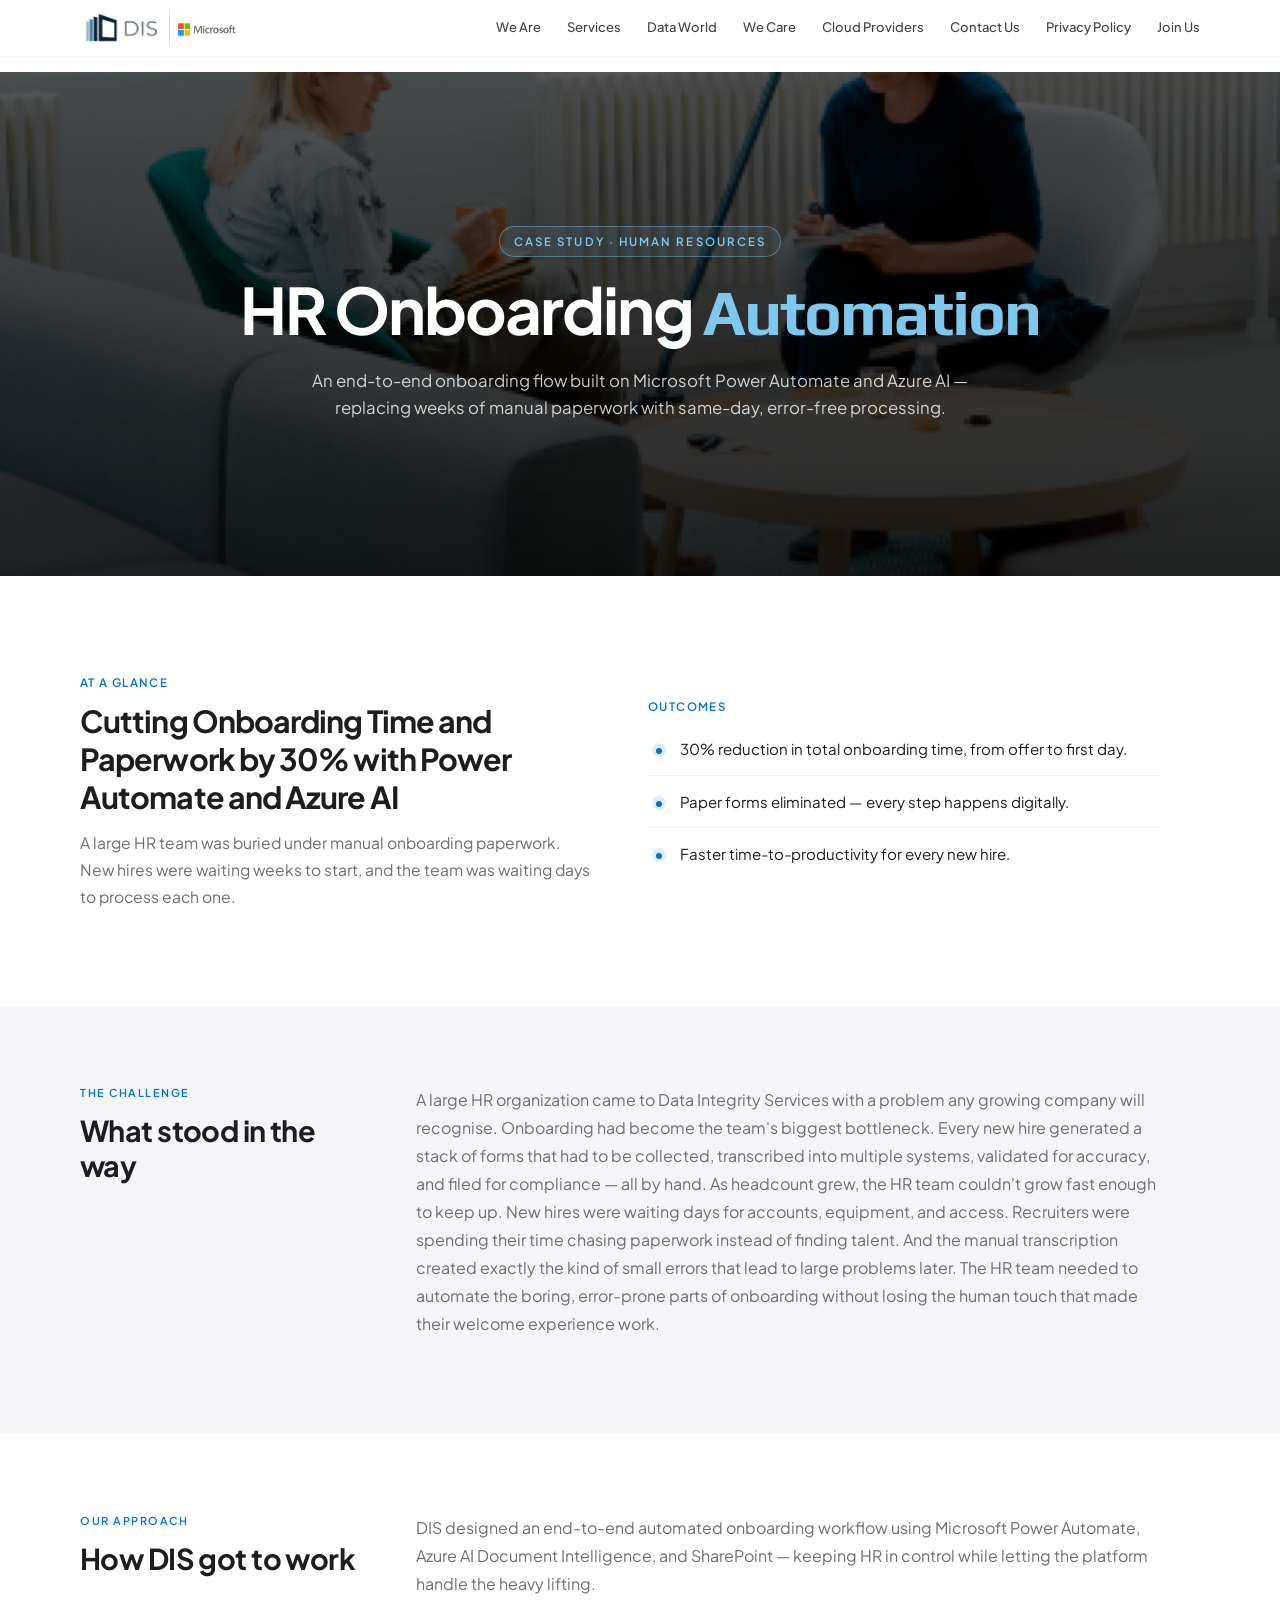
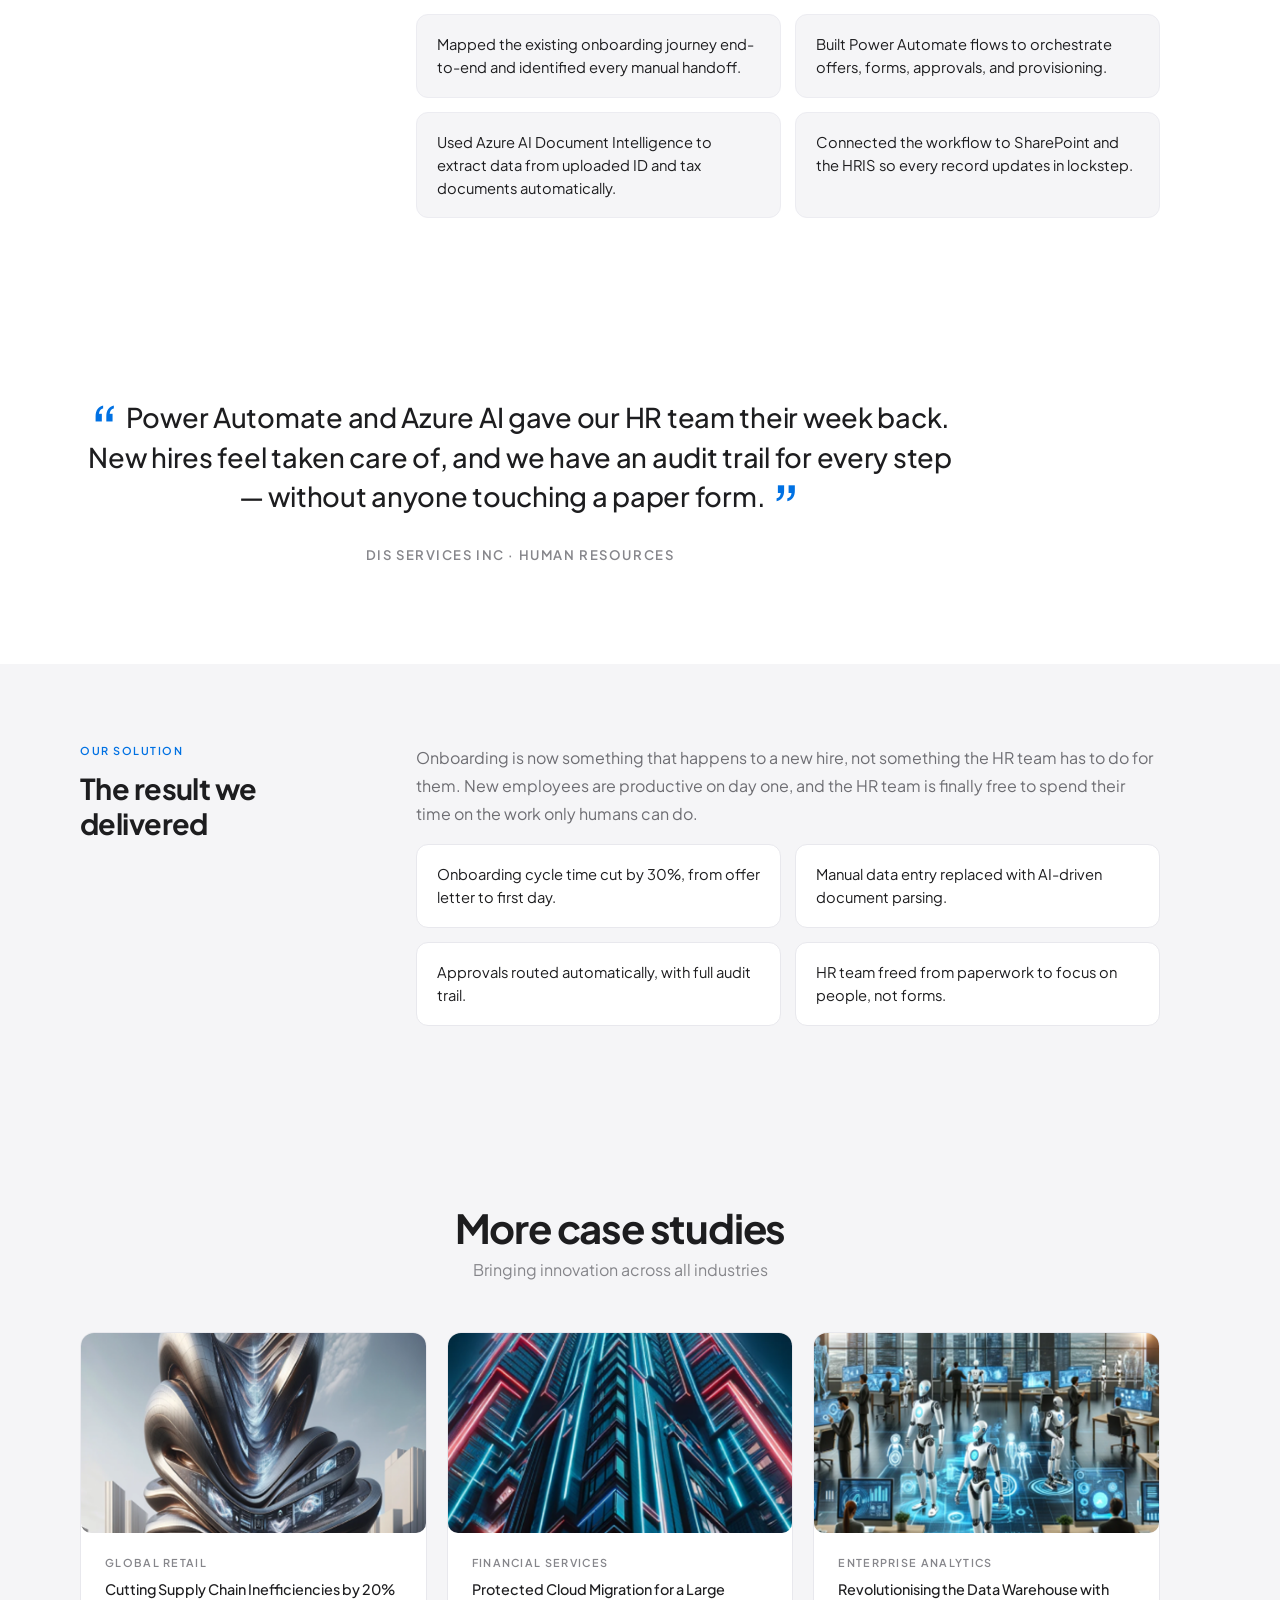
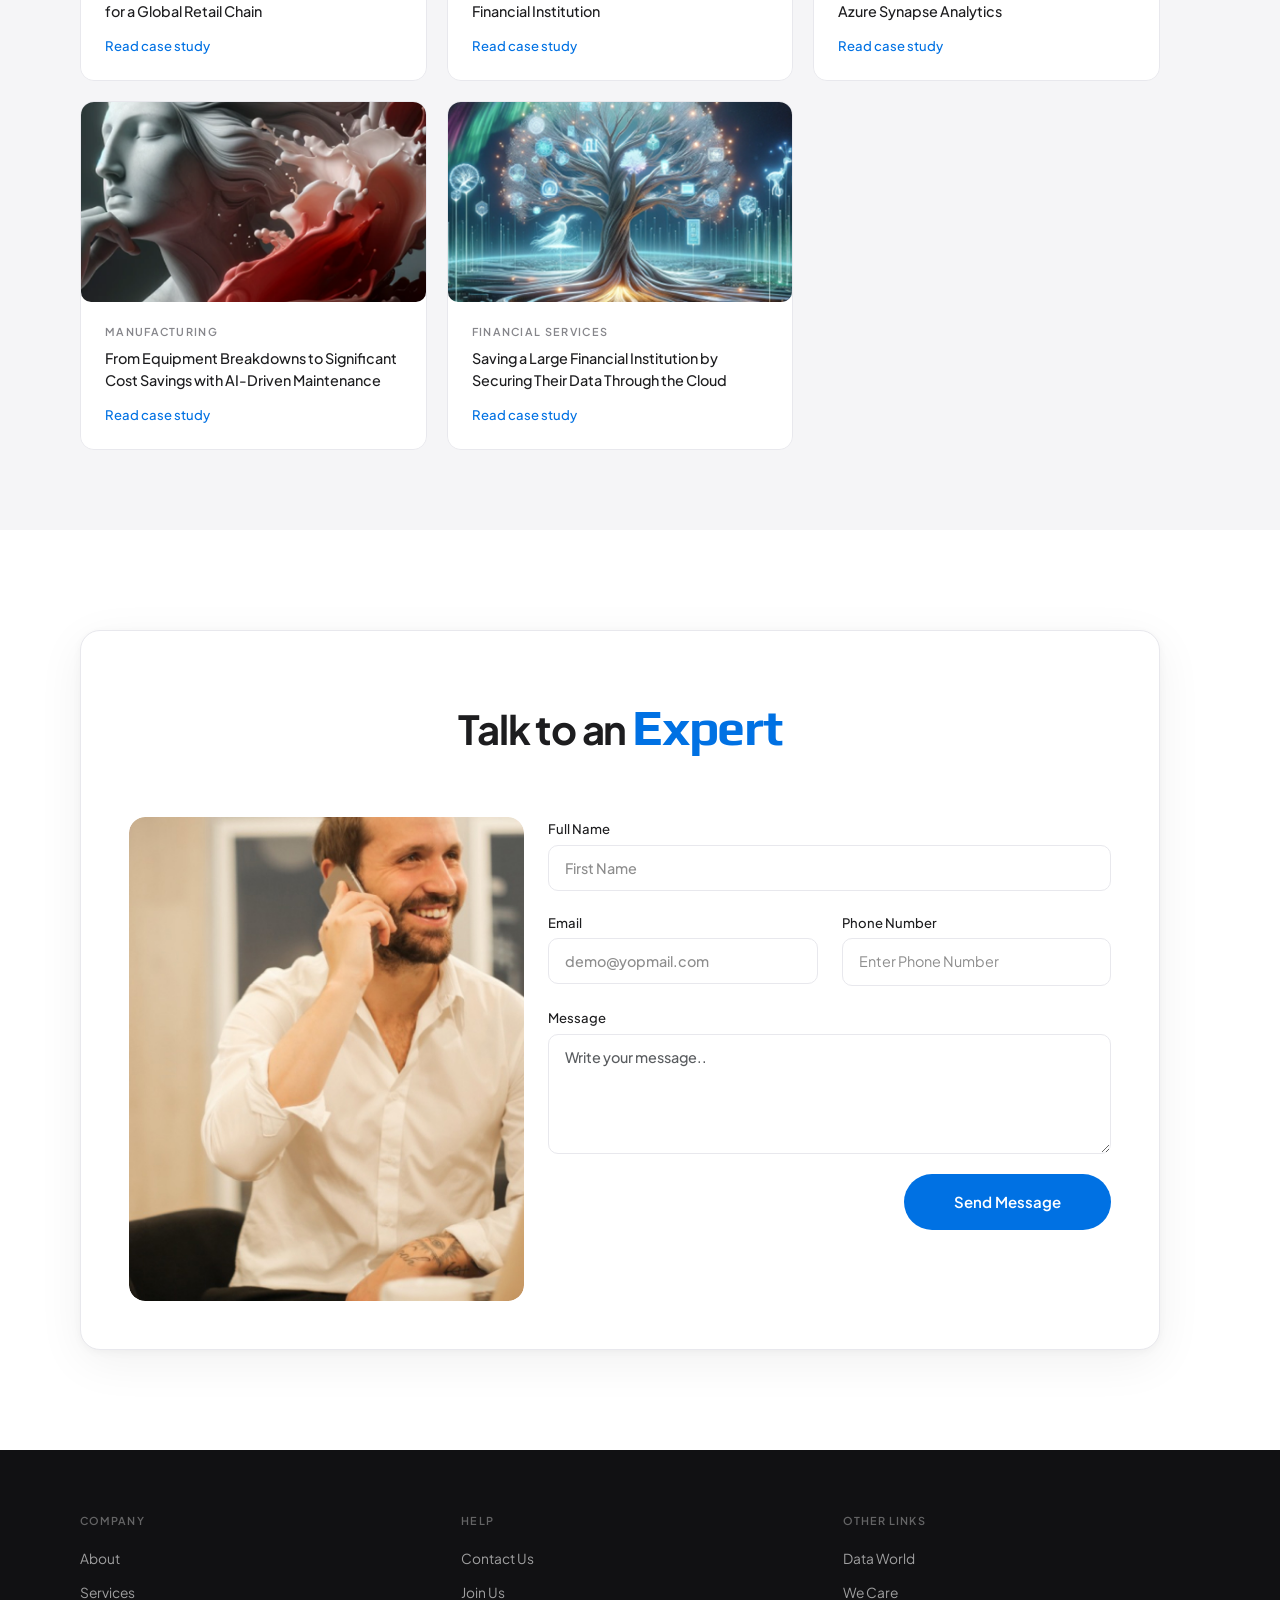
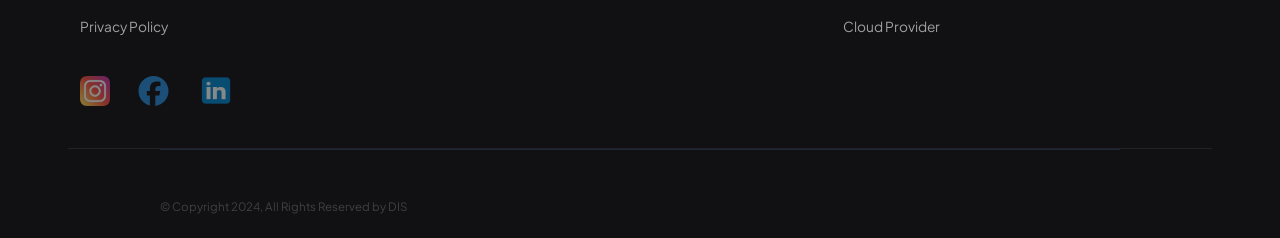
<file: case-study-hr-automation.html>
<!doctype html>
<html lang="en">

<head>
    <meta charset="utf-8">
    <meta name="viewport" content="width=device-width, initial-scale=1">
    <title>HR Onboarding Automation Case Study | DIS Services Inc</title>

    <meta name="description" content="How DIS cut onboarding time by 30% for a large HR team using Microsoft Power Automate and Azure AI services.">
    <meta name="robots" content="index, follow">
    <meta name="author" content="DIS Services Inc">
    <meta name="theme-color" content="#3482ad">
    <link rel="canonical" href="case-study-hr-automation.html">

    <meta property="og:title" content="HR Onboarding Automation Case Study | DIS Services Inc">
    <meta property="og:description" content="How DIS cut onboarding time by 30% for a large HR team using Microsoft Power Automate and Azure AI services.">
    <meta property="og:image" content="/web/images/wecare-img02.jpg">
    <meta property="og:url" content="case-study-hr-automation.html">
    <meta property="og:type" content="article">
    <meta property="og:site_name" content="DIS Services Inc">
    <meta property="og:locale" content="en_US">

    <meta name="twitter:card" content="summary_large_image">
    <meta name="twitter:title" content="HR Onboarding Automation Case Study | DIS Services Inc">
    <meta name="twitter:description" content="How DIS cut onboarding time by 30% for a large HR team using Microsoft Power Automate and Azure AI services.">
    <meta name="twitter:image" content="/web/images/wecare-img02.jpg">

    <link rel="shortcut icon" href="web/images/favicon.ico" type="image/x-icon">
    <link rel="icon" href="web/images/favicon.ico" type="image/x-icon">

    <link rel="stylesheet" type="text/css" href="web/css/stylenew.css">
    <link href="https://fonts.googleapis.com/css2?family=Play:wght@400;700&display=swap" rel="stylesheet">
    <link href="https://cdn.jsdelivr.net/npm/bootstrap@5.3.2/dist/css/bootstrap.min.css" rel="stylesheet"
        integrity="sha384-T3c6CoIi6uLrA9TneNEoa7RxnatzjcDSCmG1MXxSR1GAsXEV/Dwwykc2MPK8M2HN" crossorigin="anonymous">
    <link rel="preconnect" href="https://fonts.googleapis.com">
    <link rel="preconnect" href="https://fonts.gstatic.com" crossorigin>
    <link
        href="https://fonts.googleapis.com/css2?family=IBM+Plex+Sans:wght@400;500;600&family=Inter:wght@100;200;300;400;500;600&family=Play:wght@400;700&family=Plus+Jakarta+Sans:wght@200;300;400;500;600;700&display=swap"
        rel="stylesheet">

    <style>
        html { scroll-behavior: smooth }
        * { -webkit-font-smoothing: antialiased; -moz-osx-font-smoothing: grayscale }
        body { background: #fff !important; overflow-x: hidden }

        /* ---------- Header ---------- */
        body main div.headercls {
            position: fixed !important; top: 0 !important; left: 0 !important; right: 0 !important;
            z-index: 9000 !important; background: rgba(255,255,255,.88) !important;
            backdrop-filter: blur(20px) saturate(180%) !important;
            -webkit-backdrop-filter: blur(20px) saturate(180%) !important;
            border-bottom: none !important; box-shadow: 0 0 0 1px rgba(0,0,0,.04) !important;
            transition: all .35s ease !important; padding: 0 !important
        }
        body main div.headercls.scrolled { background: rgba(255,255,255,.96) !important; box-shadow: 0 0 0 1px rgba(0,0,0,.04), 0 2px 12px rgba(0,0,0,.04) !important }
        body > main { padding-top: 72px !important }
        body main .headercls .navbar { padding: 8px 0 !important; min-height: 56px !important }
        body main .headercls .navbar .container-fluid { max-width: 1200px !important; margin: 0 auto !important }
        body main .headercls #mainlogo { gap: 8px !important }
        body main .headercls #mainlogo img.logo1 { height: 30px !important; transition: opacity .2s !important }
        body main .headercls #mainlogo img.logo2 { height: 24px !important; transition: opacity .2s !important }
        body main .headercls #mainlogo span { height: 32px !important; background: rgba(52,130,173,.25) !important }
        body main .homenav .nav { gap: 2px !important }
        body main .homenav .nav .nav-item .nav-link {
            font-family: 'Plus Jakarta Sans', sans-serif !important; font-weight: 500 !important;
            font-size: 13px !important; color: #424245 !important; padding: 6px 12px !important;
            border-radius: 6px !important; transition: color .15s, background .15s !important; white-space: nowrap !important
        }
        body main .homenav .nav .nav-item .nav-link:hover { color: #1d1d1f !important; background: rgba(0,0,0,.04) !important }
        body main .headercls .navbar-toggler { border: none !important; padding: 4px 8px !important; box-shadow: none !important }
        body main .headercls .navbar-toggler:focus { box-shadow: none !important }

        /* ---------- Hero banner ---------- */
        .bannerslider.oneuspage { position: relative !important; margin-bottom: 0 !important; overflow: hidden !important; min-height: 56vh !important }
        .bannerslider.oneuspage > img { position: absolute !important; inset: 0 !important; width: 100% !important; height: 100% !important; object-fit: cover !important; filter: brightness(.42) !important; z-index: 0 !important }
        .bannerslider.oneuspage::after { content: '' !important; position: absolute !important; inset: 0 !important; background: linear-gradient(to bottom, rgba(0,0,0,.15) 0%, rgba(0,0,0,.65) 100%) !important; pointer-events: none !important; z-index: 1 !important }
        .bannerslider .captionheader.shadownone.lefttextcap.nohome { position: absolute !important; top: 0 !important; left: 0 !important; right: 0 !important; bottom: 0 !important; display: flex !important; align-items: center !important; justify-content: center !important; z-index: 2 !important; height: 100% !important; padding: 0 !important; margin: 0 !important }
        .bannerslider .captionheader.shadownone .container { display: flex !important; flex-direction: column !important; align-items: center !important; justify-content: center !important; height: auto !important; text-align: center !important }
        .bannerslider .captionheader .eyebrow {
            font-family: 'Plus Jakarta Sans', sans-serif !important;
            font-size: .72rem !important; font-weight: 600 !important;
            letter-spacing: .18em !important; text-transform: uppercase !important;
            color: #7ec8f0 !important; margin-bottom: 18px !important;
            display: inline-block !important;
            padding: 6px 14px !important;
            border: 1px solid rgba(126,200,240,.4) !important;
            border-radius: 980px !important;
            background: rgba(126,200,240,.08) !important;
        }
        .bannerslider .captionheader h1 {
            font-family: 'Plus Jakarta Sans', sans-serif !important;
            font-size: clamp(2.2rem, 5vw, 4rem) !important;
            font-weight: 700 !important; line-height: 1.08 !important;
            letter-spacing: -.03em !important; color: #fff !important;
            max-width: 920px !important; margin: 0 auto !important;
        }
        .bannerslider .captionheader h1 span { color: #7ec8f0 !important; -webkit-text-fill-color: #7ec8f0 !important; background: none !important; display: inline !important }
        .bannerslider .captionheader .herolede {
            font-family: 'Plus Jakarta Sans', sans-serif !important;
            font-size: 1.05rem !important; line-height: 1.6 !important;
            color: rgba(255,255,255,.78) !important;
            max-width: 720px !important; margin: 24px auto 0 !important;
            font-weight: 400 !important;
        }

        /* ---------- AT A GLANCE / sections ---------- */
        .glancepart { padding: 100px 0 80px !important; background: #fff !important }
        .glancepart .container { max-width: 1080px !important }
        .glancegrid { display: grid !important; grid-template-columns: 1fr 1fr !important; gap: 56px !important; align-items: start !important }
        .glanceblock h2 {
            font-family: 'Plus Jakarta Sans', sans-serif !important;
            font-size: clamp(1.5rem, 2.6vw, 1.9rem) !important;
            font-weight: 700 !important; letter-spacing: -.03em !important;
            color: #1d1d1f !important; line-height: 1.25 !important; margin-bottom: 14px !important;
        }
        .glanceblock h2 .eyebrow {
            display: block !important;
            font-size: .72rem !important; font-weight: 600 !important;
            letter-spacing: .12em !important; text-transform: uppercase !important;
            color: #0071e3 !important; margin-bottom: 12px !important;
        }
        .glanceblock p { font-family: 'Plus Jakarta Sans', sans-serif !important; color: #6e6e73 !important; font-size: .98rem !important; line-height: 1.7 !important }
        .glanceblock .label {
            font-family: 'Plus Jakarta Sans', sans-serif !important;
            font-size: .72rem !important; font-weight: 600 !important;
            letter-spacing: .12em !important; text-transform: uppercase !important;
            color: #0071e3 !important; display: block !important;
            margin: 22px 0 8px !important;
        }
        .benefitlist { list-style: none !important; padding: 0 !important; margin: 8px 0 0 !important }
        .benefitlist li {
            font-family: 'Plus Jakarta Sans', sans-serif !important;
            color: #1d1d1f !important; font-size: .94rem !important; line-height: 1.55 !important;
            padding: 14px 0 14px 32px !important; position: relative !important;
            border-bottom: 1px solid #f0f0f0 !important;
        }
        .benefitlist li:last-child { border-bottom: none !important }
        .benefitlist li::before {
            content: '' !important; position: absolute !important;
            left: 4px !important; top: 20px !important;
            width: 14px !important; height: 14px !important; border-radius: 50% !important;
            background: rgba(0,113,227,.12) !important;
        }
        .benefitlist li::after {
            content: '' !important; position: absolute !important;
            left: 8px !important; top: 25px !important;
            width: 6px !important; height: 6px !important; border-radius: 50% !important;
            background: #0071e3 !important;
        }

        /* ---------- Long-form content blocks ---------- */
        .blockpart { padding: 80px 0 !important; background: #f5f5f7 !important }
        .blockpart.alt { background: #fff !important }
        .blockpart .container { max-width: 1080px !important }
        .blockpart .blockrow { display: grid !important; grid-template-columns: 280px 1fr !important; gap: 56px !important; align-items: start !important }
        .blockpart h3 {
            font-family: 'Plus Jakarta Sans', sans-serif !important;
            font-size: clamp(1.4rem, 2.4vw, 1.8rem) !important;
            font-weight: 700 !important; letter-spacing: -.02em !important;
            color: #1d1d1f !important; margin-bottom: 14px !important; line-height: 1.2 !important;
        }
        .blockpart h3 .eyebrow {
            display: block !important;
            font-size: .68rem !important; font-weight: 600 !important;
            letter-spacing: .14em !important; text-transform: uppercase !important;
            color: #0071e3 !important; margin-bottom: 14px !important;
        }
        .blockpart p {
            font-family: 'Plus Jakarta Sans', sans-serif !important;
            color: #6e6e73 !important; font-size: 1rem !important; line-height: 1.75 !important;
            margin-bottom: 16px !important;
        }
        .blockpart ul.steplist {
            list-style: none !important; padding: 0 !important; margin: 16px 0 0 !important;
            display: grid !important; grid-template-columns: 1fr 1fr !important; gap: 14px !important;
        }
        .blockpart ul.steplist li {
            font-family: 'Plus Jakarta Sans', sans-serif !important;
            color: #1d1d1f !important; font-size: .92rem !important; line-height: 1.55 !important;
            padding: 18px 20px !important; background: #fff !important;
            border: 1px solid #e8e8ed !important; border-radius: 12px !important;
            position: relative !important;
        }
        .blockpart.alt ul.steplist li { background: #f5f5f7 !important; border-color: #ececf1 !important }

        /* ---------- Pull quote ---------- */
        .quotepart { padding: 100px 0 !important; background: #fff !important }
        .quotepart .container { max-width: 880px !important; text-align: center !important }
        .quotepart blockquote {
            font-family: 'Plus Jakarta Sans', sans-serif !important;
            font-size: clamp(1.25rem, 2.4vw, 1.7rem) !important;
            font-weight: 500 !important; line-height: 1.45 !important;
            letter-spacing: -.01em !important; color: #1d1d1f !important;
            margin: 0 !important; padding: 0 !important; border: none !important;
        }
        .quotepart blockquote::before { content: '\201C' !important; font-size: 4rem !important; line-height: 0 !important; vertical-align: -.4em !important; color: #0071e3 !important; margin-right: 6px !important }
        .quotepart blockquote::after { content: '\201D' !important; font-size: 4rem !important; line-height: 0 !important; vertical-align: -.4em !important; color: #0071e3 !important; margin-left: 6px !important }
        .quotepart .qauthor {
            font-family: 'Plus Jakarta Sans', sans-serif !important;
            font-size: .82rem !important; font-weight: 600 !important;
            letter-spacing: .12em !important; text-transform: uppercase !important;
            color: #86868b !important; margin-top: 28px !important;
        }

        /* ---------- More case studies grid ---------- */
        .morecases { padding: 100px 0 80px !important; background: #f5f5f7 !important }
        .morecases .container { max-width: 1080px !important }
        .morecases .wemake {
            font-family: 'Plus Jakarta Sans', sans-serif !important;
            font-size: clamp(1.8rem, 3.2vw, 2.5rem) !important;
            font-weight: 700 !important; letter-spacing: -.03em !important;
            color: #1d1d1f !important; margin-bottom: 8px !important;
        }
        .morecases p.lede { font-family: 'Plus Jakarta Sans', sans-serif !important; color: #86868b !important; font-size: 1rem !important; margin-bottom: 48px !important }
        .maincontainer { display: grid !important; grid-template-columns: repeat(3, 1fr) !important; gap: 20px !important }
        .maincontainer figure {
            margin: 0 !important; border-radius: 14px !important; overflow: hidden !important;
            background: #fff !important; border: 1px solid #e8e8ed !important; box-shadow: none !important;
            transition: border-color .25s, box-shadow .35s ease, transform .35s ease !important;
            display: flex !important; flex-direction: column !important; cursor: pointer !important;
        }
        .maincontainer figure:hover { transform: translateY(-3px) !important; border-color: #d2d2d7 !important; box-shadow: 0 4px 12px rgba(0,0,0,.04), 0 12px 32px rgba(0,0,0,.05) !important }
        .maincontainer .imgseccont { height: 200px !important; overflow: hidden !important }
        .maincontainer .imgseccont img { width: 100% !important; height: 100% !important; object-fit: cover !important; transition: transform .6s cubic-bezier(.25,.1,.25,1) !important }
        .maincontainer figure:hover .imgseccont img { transform: scale(1.03) !important }
        .maincontainer figcaption { padding: 22px 24px 24px !important; flex: 1 !important; display: flex !important; flex-direction: column !important }
        .maincontainer figcaption a.cases {
            text-decoration: none !important;
            font-family: 'Plus Jakarta Sans', sans-serif !important;
            font-weight: 500 !important; color: #0071e3 !important;
            font-size: .82rem !important; display: flex !important;
            flex-direction: column !important; flex: 1 !important;
        }
        .maincontainer figcaption a.cases:hover { color: #0077ed !important }
        .maincontainer figcaption .eyebrow {
            font-family: 'Plus Jakarta Sans', sans-serif !important;
            font-size: .68rem !important; font-weight: 600 !important;
            letter-spacing: .12em !important; text-transform: uppercase !important;
            color: #86868b !important; margin-bottom: 8px !important;
        }
        .maincontainer figcaption .cases p {
            font-family: 'Plus Jakarta Sans', sans-serif !important;
            color: #1d1d1f !important; font-size: .9rem !important; line-height: 1.5 !important;
            margin-bottom: 14px !important; flex: 1 !important; font-weight: 500 !important;
        }

        /* ---------- Contact ---------- */
        .contactpart { padding: 100px 0 !important; background: #fff !important }
        .contactpart .container { max-width: 1080px !important }
        .contactbond {
            background: #fff !important; border-radius: 20px !important;
            border: 1px solid #e8e8ed !important; padding: 48px !important;
            box-shadow: 0 2px 8px rgba(0,0,0,.04), 0 12px 48px rgba(0,0,0,.06) !important;
        }
        .cloudcontactheading {
            font-family: 'Plus Jakarta Sans', sans-serif !important;
            font-size: clamp(1.8rem, 3.2vw, 2.5rem) !important;
            font-weight: 700 !important; letter-spacing: -.03em !important;
            color: #1d1d1f !important; margin-bottom: 40px !important;
        }
        .cloudcontactheading span { color: #0071e3 !important }
        .cloudcontactimg { overflow: hidden !important; border-radius: 16px !important; height: 100% !important }
        .cloudcontactimg img { width: 100% !important; height: 100% !important; object-fit: cover !important; display: block !important; border-radius: 16px !important }
        .allcontactform label { font-family: 'Plus Jakarta Sans', sans-serif !important; font-weight: 500 !important; font-size: .82rem !important; color: #1d1d1f !important; margin-bottom: 6px !important }
        .allcontactform .form-control {
            font-family: 'Plus Jakarta Sans', sans-serif !important;
            border: 1px solid #e8e8ed !important; border-radius: 10px !important;
            padding: 12px 16px !important; font-size: .9rem !important; color: #1d1d1f !important;
            transition: border-color .2s !important; box-shadow: none !important;
        }
        .allcontactform .form-control:focus { border-color: #0071e3 !important; box-shadow: 0 0 0 3px rgba(0,113,227,.1) !important }
        .allcontactform textarea.form-control { min-height: 120px !important; resize: vertical !important }
        .allcontactform .form-group { margin-bottom: 20px !important }
        .allcontactform .btnpart .btn-primary {
            font-family: 'Plus Jakarta Sans', sans-serif !important;
            background: #0071e3 !important; border: none !important;
            border-radius: 980px !important; font-weight: 600 !important;
            font-size: 15px !important; color: #fff !important;
            transition: background .2s !important; box-shadow: none !important;
        }
        .allcontactform .btnpart .btn-primary:hover { background: #0077ed !important }

        /* ---------- Footer ---------- */
        body main footer.darkfooter, footer.darkfooter { background: #111113 !important; padding: 0 !important; overflow: hidden !important }
        footer.darkfooter > .container { padding-top: 64px !important; padding-bottom: 0 !important }
        footer.darkfooter > .container > .row { padding-bottom: 40px !important; border-bottom: 1px solid rgba(255,255,255,.07) !important }
        footer.darkfooter h6 {
            font-family: 'Plus Jakarta Sans', sans-serif !important;
            font-weight: 600 !important; font-size: .68rem !important;
            letter-spacing: .1em !important; text-transform: uppercase !important;
            color: rgba(255,255,255,.35) !important; margin-bottom: 20px !important;
        }
        footer.darkfooter ul.fotnab { list-style: none !important; padding: 0 !important; margin: 0 !important }
        footer.darkfooter ul.fotnab li { margin-bottom: 10px !important }
        footer.darkfooter ul.fotnab li a {
            font-family: 'Plus Jakarta Sans', sans-serif !important;
            color: rgba(255,255,255,.6) !important; font-size: .86rem !important;
            text-decoration: none !important; transition: color .15s !important; font-weight: 400 !important;
        }
        footer.darkfooter ul.fotnab li a:hover { color: #fff !important }
        footer.darkfooter div[style*="display:flex"] { gap: 16px !important; padding-top: 24px !important; align-items: center !important }
        footer.darkfooter a img { opacity: .5 !important; transition: opacity .15s !important; filter: none !important; vertical-align: middle !important }
        footer.darkfooter a:hover img { opacity: .85 !important; filter: none !important; transform: none !important }
        footer.darkfooter .fotcopy, .fotcopy { padding: 20px 0 !important; margin-top: 0 !important }
        footer.darkfooter .fotcopy p, .fotcopy p { font-family: 'Plus Jakarta Sans', sans-serif !important; color: rgba(255,255,255,.2) !important; font-size: .72rem !important; margin: 0 !important }

        /* ---------- Scroll reveal ---------- */
        .sr { opacity: 0; transform: translateY(48px); transition: opacity .8s cubic-bezier(.16,1,.3,1), transform .8s cubic-bezier(.16,1,.3,1) }
        .sr.v { opacity: 1 !important; transform: none !important }
        .sr-up { transform: translateY(48px) }
        .sr-left { transform: translateX(-40px) }
        .sr-right { transform: translateX(40px) }
        .sr-scale { transform: scale(.92); transform-origin: center }
        .sr-d1 { transition-delay: .08s }
        .sr-d2 { transition-delay: .16s }
        .sr-d3 { transition-delay: .24s }
        .sr-d4 { transition-delay: .32s }
        .sr-d5 { transition-delay: .4s }

        /* ---------- Responsive ---------- */
        @media(max-width:992px) {
            body > main { padding-top: 66px !important }
            .glancegrid { grid-template-columns: 1fr !important; gap: 32px !important }
            .blockpart .blockrow { grid-template-columns: 1fr !important; gap: 18px !important }
            .blockpart ul.steplist { grid-template-columns: 1fr !important }
            .maincontainer { grid-template-columns: repeat(2, 1fr) !important }
            .glancepart { padding: 60px 0 48px !important }
            .blockpart { padding: 48px 0 !important }
            .quotepart { padding: 60px 0 !important }
            .morecases { padding: 60px 0 48px !important }
            .contactpart { padding: 60px 0 !important }
            .contactbond { padding: 32px !important }
        }
        @media(max-width:640px) {
            .bannerslider.oneuspage { min-height: 48vh !important }
            .bannerslider .captionheader h1 { font-size: 1.7rem !important; line-height: 1.15 !important }
            .bannerslider .captionheader .herolede { font-size: .92rem !important }
            .maincontainer { grid-template-columns: 1fr !important; gap: 16px !important }
            .maincontainer .imgseccont { height: 180px !important }
            .maincontainer figcaption { padding: 18px 18px 20px !important }
            .contactbond { padding: 24px 20px !important; border-radius: 14px !important }
            .homenav .nav .nav-item .nav-link { font-size: 13px !important; padding: 6px 10px !important }
            #mainlogo img.logo1 { height: 24px !important }
            #mainlogo img.logo2 { height: 18px !important }
            .darkfooter > .container { padding-top: 40px !important }
        }
        @media(max-width:400px) {
            .bannerslider .captionheader h1 { font-size: 1.4rem !important }
            .bannerslider.oneuspage { min-height: 42vh !important }
        }
    </style>
</head>
<body>
    <main>
        <div class="headercls">
            <div class="container">
                <div class="row">
                    <nav class="navbar navbar-expand-lg homenav">
                        <div class="container-fluid">
                            <a href="index.html" class="d-flex align-items-center mb-3 mb-md-0 me-md-auto text-dark text-decoration-none">
                                <div id="mainlogo" style="display:flex;align-items: center; gap: 10px;">
                                    <img class="logo1" src="web/images/mainlogo.svg" alt="DIS Services Inc Logo">
                                    <span style="width:1px; height:40px; background:#3482AD;"></span>
                                    <img class="logo2" src="web/images/micro.png" alt="Microsoft Partner">
                                </div>
                            </a>
                            <button class="navbar-toggler" type="button" data-bs-toggle="collapse"
                                data-bs-target="#navbarSupportedContent" aria-controls="navbarSupportedContent"
                                aria-expanded="false" aria-label="Toggle navigation">
                                <span class="navbar-toggler-icon"></span>
                            </button>
                            <div class="collapse navbar-collapse" id="navbarSupportedContent">
                                <ul class="nav nav-pills d-flex align-items-center">
                                    <li class="nav-item"><a href="we-are.html" class="nav-link">We Are</a></li>
                                    <li class="nav-item"><a href="our-services.html" class="nav-link">Services</a></li>
                                    <li class="nav-item"><a href="data-world.html" class="nav-link">Data World</a></li>
                                    <li class="nav-item"><a href="we-care.html" class="nav-link">We Care</a></li>
                                    <li class="nav-item"><a href="cloud-providers.html" class="nav-link">Cloud Providers</a></li>
                                    <li class="nav-item"><a href="contact-us.html" class="nav-link">Contact Us</a></li>
                                    <li class="nav-item"><a href="privacy-policy.html" class="nav-link">Privacy Policy</a></li>
                                    <li class="nav-item"><a href="join-us.html" class="nav-link">Join Us</a></li>
                                </ul>
                            </div>
                        </div>
                    </nav>
                </div>
            </div>
        </div>

        <div class="bannerslider oneuspage">
            <div class="captionheader shadownone lefttextcap nohome">
                <div class="container">
                    <span class="eyebrow">Case Study &middot; Human Resources</span>
                    <h1>HR Onboarding <span>Automation</span></h1>
                    <p class="herolede">An end-to-end onboarding flow built on Microsoft Power Automate and Azure AI — replacing weeks of manual paperwork with same-day, error-free processing.</p>
                </div>
            </div>
            <img width="100%" height="100%" src="web/images/wecare-img02_hq.jpg" alt="Cutting Onboarding Time and Paperwork by 30% with Power Automate and Azure AI">
        </div>

        <section class="glancepart">
            <div class="container">
                <div class="glancegrid">
                    <div class="glanceblock">
                        <h2><span class="eyebrow">At a glance</span>Cutting Onboarding Time and Paperwork by 30% with Power Automate and Azure AI</h2>
                        <p>A large HR team was buried under manual onboarding paperwork. New hires were waiting weeks to start, and the team was waiting days to process each one.</p>
                    </div>
                    <div class="glanceblock">
                        <span class="label">Outcomes</span>
                        <ul class="benefitlist">
                            <li>30% reduction in total onboarding time, from offer to first day.</li>
                            <li>Paper forms eliminated — every step happens digitally.</li>
                            <li>Faster time-to-productivity for every new hire.</li>
                        </ul>
                    </div>
                </div>
            </div>
        </section>

        <section class="blockpart">
            <div class="container">
                <div class="blockrow">
                    <div>
                        <h3><span class="eyebrow">The Challenge</span>What stood in the way</h3>
                    </div>
                    <div>
                        <p>A large HR organization came to Data Integrity Services with a problem any growing company will recognise. Onboarding had become the team's biggest bottleneck. Every new hire generated a stack of forms that had to be collected, transcribed into multiple systems, validated for accuracy, and filed for compliance — all by hand. As headcount grew, the HR team couldn't grow fast enough to keep up. New hires were waiting days for accounts, equipment, and access. Recruiters were spending their time chasing paperwork instead of finding talent. And the manual transcription created exactly the kind of small errors that lead to large problems later. The HR team needed to automate the boring, error-prone parts of onboarding without losing the human touch that made their welcome experience work.</p>
                    </div>
                </div>
            </div>
        </section>

        <section class="blockpart alt">
            <div class="container">
                <div class="blockrow">
                    <div>
                        <h3><span class="eyebrow">Our Approach</span>How DIS got to work</h3>
                    </div>
                    <div>
                        <p>DIS designed an end-to-end automated onboarding workflow using Microsoft Power Automate, Azure AI Document Intelligence, and SharePoint — keeping HR in control while letting the platform handle the heavy lifting.</p>
                        <ul class="steplist">
                            <li>Mapped the existing onboarding journey end-to-end and identified every manual handoff.</li>
                            <li>Built Power Automate flows to orchestrate offers, forms, approvals, and provisioning.</li>
                            <li>Used Azure AI Document Intelligence to extract data from uploaded ID and tax documents automatically.</li>
                            <li>Connected the workflow to SharePoint and the HRIS so every record updates in lockstep.</li>
                        </ul>
                    </div>
                </div>
            </div>
        </section>

        <section class="quotepart">
            <div class="container">
                <blockquote>Power Automate and Azure AI gave our HR team their week back. New hires feel taken care of, and we have an audit trail for every step — without anyone touching a paper form.</blockquote>
                <div class="qauthor">DIS Services Inc &middot; Human Resources</div>
            </div>
        </section>

        <section class="blockpart">
            <div class="container">
                <div class="blockrow">
                    <div>
                        <h3><span class="eyebrow">Our Solution</span>The result we delivered</h3>
                    </div>
                    <div>
                        <p>Onboarding is now something that happens to a new hire, not something the HR team has to do for them. New employees are productive on day one, and the HR team is finally free to spend their time on the work only humans can do.</p>
                        <ul class="steplist">
                            <li>Onboarding cycle time cut by 30%, from offer letter to first day.</li>
                            <li>Manual data entry replaced with AI-driven document parsing.</li>
                            <li>Approvals routed automatically, with full audit trail.</li>
                            <li>HR team freed from paperwork to focus on people, not forms.</li>
                        </ul>
                    </div>
                </div>
            </div>
        </section>

        <section class="morecases">
            <div class="container">
                <div class="text-center">
                    <h4 class="wemake">More case studies</h4>
                    <p class="lede">Bringing innovation across all industries</p>
                </div>
                <div class="maincontainer">
                    <figure>
                        <div class="imgseccont">
                            <a href="case-study-supply-chain.html">
                                <img src="web/images/casestudy_images/65b94bd409c60_cloud-mis-01.png" alt="Cutting Supply Chain Inefficiencies by 20% for a Global Retail Chain">
                            </a>
                        </div>
                        <figcaption>
                            <a href="case-study-supply-chain.html" class="cases">
                                <span class="eyebrow">Global Retail</span>
                                <p>Cutting Supply Chain Inefficiencies by 20% for a Global Retail Chain</p>
                                Read case study
                            </a>
                        </figcaption>
                    </figure>
                    <figure>
                        <div class="imgseccont">
                            <a href="case-study-cloud-migration.html">
                                <img src="web/images/casestudy_images/65b95d5c54bb0_cloud-mis-02.png" alt="Protected Cloud Migration for a Large Financial Institution">
                            </a>
                        </div>
                        <figcaption>
                            <a href="case-study-cloud-migration.html" class="cases">
                                <span class="eyebrow">Financial Services</span>
                                <p>Protected Cloud Migration for a Large Financial Institution</p>
                                Read case study
                            </a>
                        </figcaption>
                    </figure>
                    <figure>
                        <div class="imgseccont">
                            <a href="case-study-data-warehouse.html">
                                <img src="web/images/casestudy_images/65b954ad233ae_cloud-mis-05.png" alt="Revolutionising the Data Warehouse with Azure Synapse Analytics">
                            </a>
                        </div>
                        <figcaption>
                            <a href="case-study-data-warehouse.html" class="cases">
                                <span class="eyebrow">Enterprise Analytics</span>
                                <p>Revolutionising the Data Warehouse with Azure Synapse Analytics</p>
                                Read case study
                            </a>
                        </figcaption>
                    </figure>
                    <figure>
                        <div class="imgseccont">
                            <a href="case-study-ai-maintenance.html">
                                <img src="web/images/casestudy_images/65b95d223a602_cloud-mis-04.png" alt="From Equipment Breakdowns to Significant Cost Savings with AI-Driven Maintenance">
                            </a>
                        </div>
                        <figcaption>
                            <a href="case-study-ai-maintenance.html" class="cases">
                                <span class="eyebrow">Manufacturing</span>
                                <p>From Equipment Breakdowns to Significant Cost Savings with AI-Driven Maintenance</p>
                                Read case study
                            </a>
                        </figcaption>
                    </figure>
                    <figure>
                        <div class="imgseccont">
                            <a href="case-study-data-security.html">
                                <img src="web/images/casestudy_images/65b95d926050e_cloud-mis-03.png" alt="Saving a Large Financial Institution by Securing Their Data Through the Cloud">
                            </a>
                        </div>
                        <figcaption>
                            <a href="case-study-data-security.html" class="cases">
                                <span class="eyebrow">Financial Services</span>
                                <p>Saving a Large Financial Institution by Securing Their Data Through the Cloud</p>
                                Read case study
                            </a>
                        </figcaption>
                    </figure>
                </div>
            </div>
        </section>

        <section id="contactexp" class="contactpart">
            <div class="container">
                <div class="contactbond">
                    <div class="row">
                        <div class="col-lg-12 text-center">
                            <h4 class="cloudcontactheading">Talk to an <span>Expert</span></h4>
                        </div>
                    </div>
                    <div class="row">
                        <div class="col-lg-5">
                            <div class="cloudcontactimg">
                                <img src="web/images/cloudcontact-img.jpg" alt="Talk to a cloud expert">
                            </div>
                        </div>
                        <div class="col-lg-7">
                            <form action="contact/store" method="post">
                                <input type="hidden" name="_token" value="" autocomplete="off">
                                <div class="allcontactform">
                                    <div class="row">
                                        <div class="col-lg-12">
                                            <div class="form-group">
                                                <label>Full Name</label>
                                                <input type="text" name="full_name" placeholder="First Name" class="form-control" required>
                                            </div>
                                        </div>
                                    </div>
                                    <div class="row">
                                        <div class="col-lg-6">
                                            <div class="form-group">
                                                <label>Email</label>
                                                <input type="email" name="email" placeholder="demo@yopmail.com" class="form-control" required>
                                            </div>
                                        </div>
                                        <div class="col-lg-6">
                                            <div class="form-group">
                                                <label>Phone Number</label>
                                                <input type="number" name="phone_number" min="0" placeholder="Enter Phone Number" class="form-control" required>
                                            </div>
                                        </div>
                                    </div>
                                    <div class="row">
                                        <div class="col-lg-12">
                                            <div class="form-group">
                                                <label>Message</label>
                                                <textarea class="form-control" name="message" placeholder="Write your message.." required></textarea>
                                            </div>
                                        </div>
                                    </div>
                                    <div class="row">
                                        <div class="col-lg-12">
                                            <div class="form-group btnpart">
                                                <input type="submit" value="Send Message" class="btn btn-primary">
                                            </div>
                                        </div>
                                    </div>
                                </div>
                            </form>
                        </div>
                    </div>
                </div>
            </div>
        </section>
        <footer class="darkfooter">
            <div class="container">
                <div class="row">
                    <div class="col-lg-4 col-md-4 col-sm-6 col-6">
                        <h6>Company</h6>
                        <ul class="fotnab">
                            <li><a href="index.html">About</a></li>
                            <li><a href="our-services.html">Services</a></li>
                            <li><a href="privacy-policy.html">Privacy Policy</a></li>
                        </ul>
                    </div>
                    <div class="col-lg-4 col-md-4 col-sm-6 col-6">
                        <h6>Help</h6>
                        <ul class="fotnab">
                            <li><a href="contact-us.html">Contact Us</a></li>
                            <li><a href="join-us.html">Join Us</a></li>
                        </ul>
                    </div>
                    <div class="col-lg-4 col-md-4 col-sm-6 col-6">
                        <h6>Other Links</h6>
                        <ul class="fotnab">
                            <li><a href="data-world.html">Data World</a></li>
                            <li><a href="we-care.html">We Care</a></li>
                            <li><a href="cloud-providers.html">Cloud Provider</a></li>
                        </ul>
                    </div>
                    <div style="display:flex">
                        <a href="https://www.instagram.com/dataintegrityservices/">
                            <img style="width:30px; height:30px" src="web/images/insta.png" alt="Instagram">
                        </a>
                        <a href="https://www.facebook.com/profile.php?id=61556158206869">
                            <img style="width:55px; height:30px" src="web/images/fb.svg" alt="Facebook">
                        </a>
                        <a href="https://www.linkedin.com/company/data-integrity-services-us/">
                            <img style="width:38px; height:35px" src="web/images/linked-in.png" alt="LinkedIn">
                        </a>
                    </div>
                </div>
                <div class="container fotcopy" style="margin-top: 10px;">
                    <div class="row">
                        <div class="col-lg-6 col-md-6 col-sm-12 col-12">
                            <p>&copy; Copyright 2024, All Rights Reserved by DIS</p>
                        </div>
                        <div class="col-lg-6 col-md-6 col-sm-12 col-12"></div>
                    </div>
                </div>
            </div>
        </footer>

    </main>
    <script src="https://cdn.jsdelivr.net/npm/bootstrap@5.3.2/dist/js/bootstrap.bundle.min.js"
        integrity="sha384-C6RzsynM9kWDrMNeT87bh95OGNyZPhcTNXj1NW7RuBCsyN/o0jlpcV8Qyq46cDfL" crossorigin="anonymous"></script>
    <script>
        window.addEventListener('scroll', function () {
            var h = document.querySelector('.headercls');
            if (h) h.classList.toggle('scrolled', window.scrollY > 20);
        }, { passive: true });

        document.addEventListener('DOMContentLoaded', function () {
            var bh = document.querySelector('.bannerslider .captionheader');
            if (bh) bh.classList.add('sr');
            document.querySelectorAll('.glanceblock').forEach(function (el, i) {
                el.classList.add('sr', i % 2 === 0 ? 'sr-left' : 'sr-right');
            });
            document.querySelectorAll('.blockpart .blockrow').forEach(function (el, i) {
                el.classList.add('sr');
            });
            var qp = document.querySelector('.quotepart blockquote');
            if (qp) qp.classList.add('sr', 'sr-scale');
            var csh = document.querySelector('.morecases .wemake');
            if (csh) csh.classList.add('sr');
            document.querySelectorAll('.maincontainer figure').forEach(function (el, i) {
                el.classList.add('sr');
                el.classList.add('sr-d' + (i % 3 + 1));
            });
            var cb = document.querySelector('.contactbond');
            if (cb) cb.classList.add('sr', 'sr-scale');
            document.querySelectorAll('.darkfooter .col-lg-4,.darkfooter .col-md-4').forEach(function (el, i) {
                el.classList.add('sr');
                el.classList.add('sr-d' + (i + 1));
            });
            var o = new IntersectionObserver(function (entries) {
                entries.forEach(function (e) {
                    if (e.isIntersecting) { e.target.classList.add('v'); o.unobserve(e.target); }
                });
            }, { threshold: 0.08, rootMargin: '0px 0px -50px 0px' });
            document.querySelectorAll('.sr').forEach(function (el) { o.observe(el); });
        });
    </script>
</body>
</html>
</file>
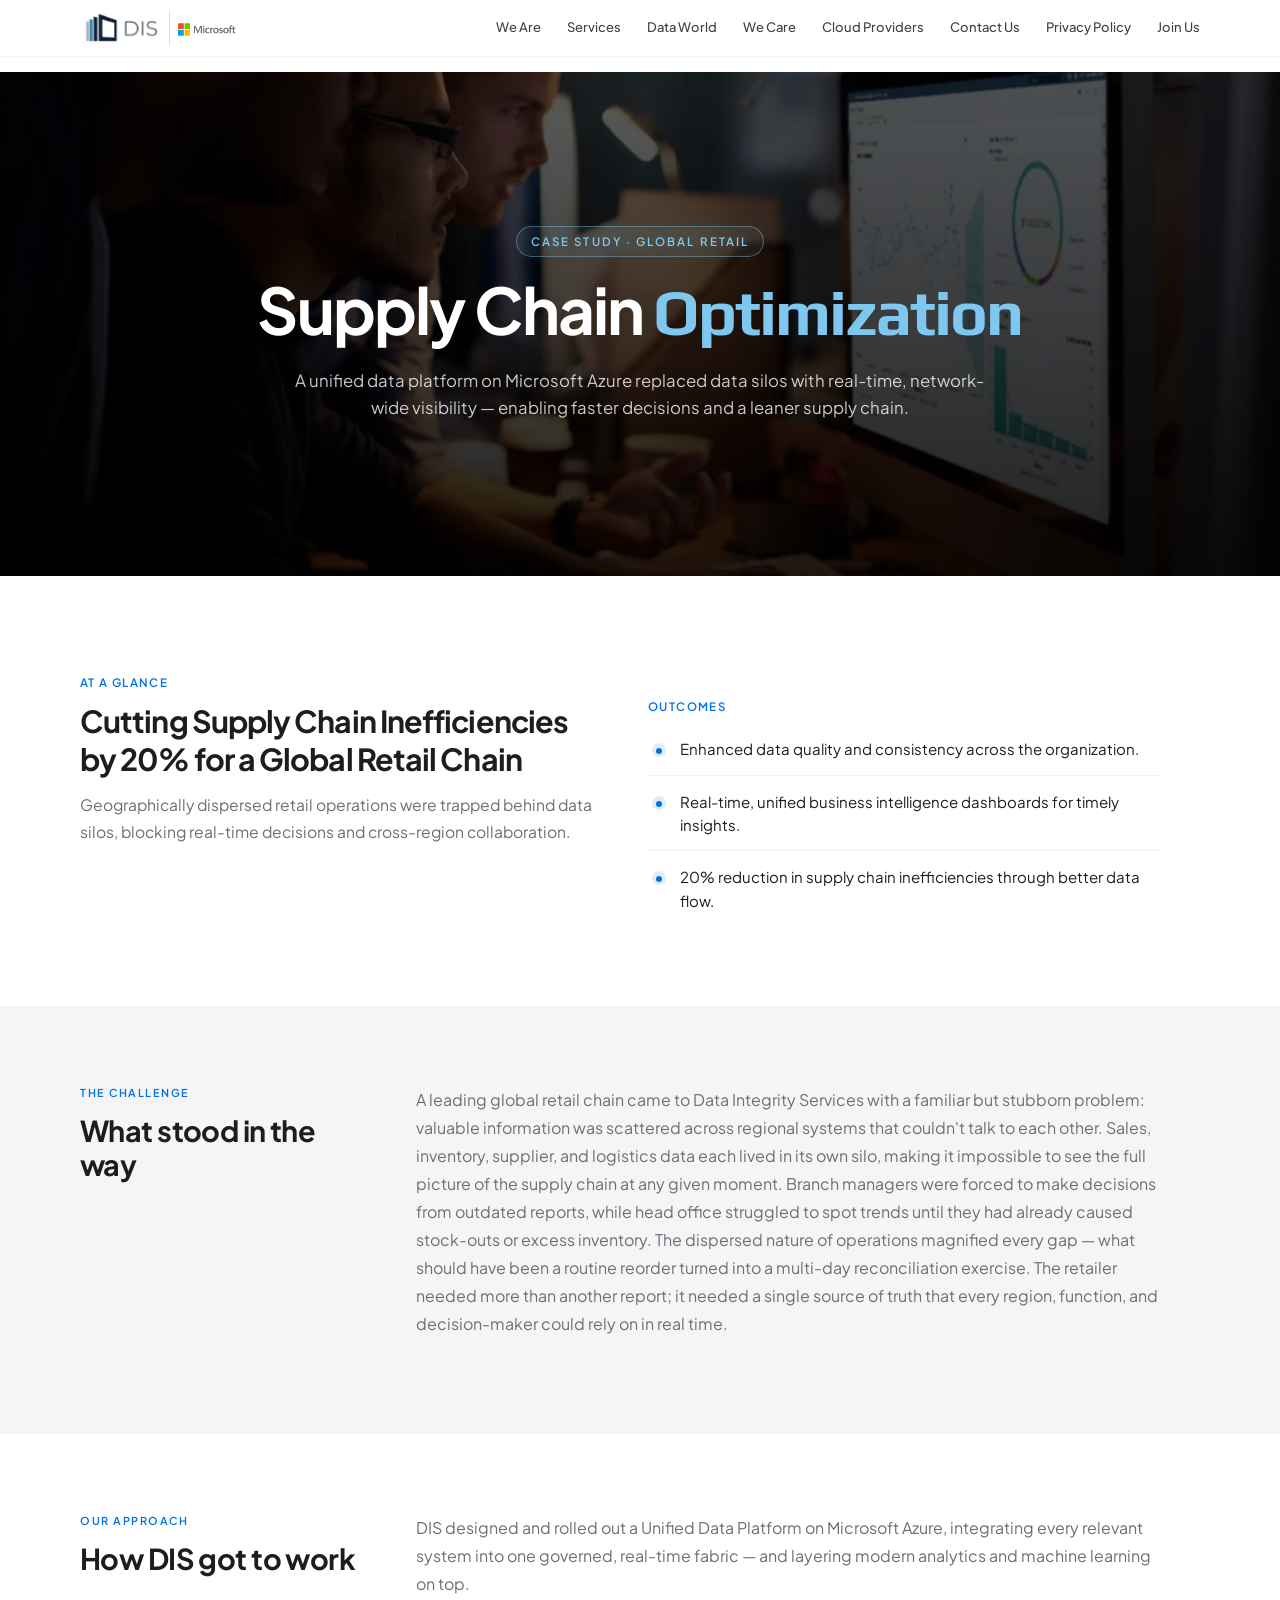
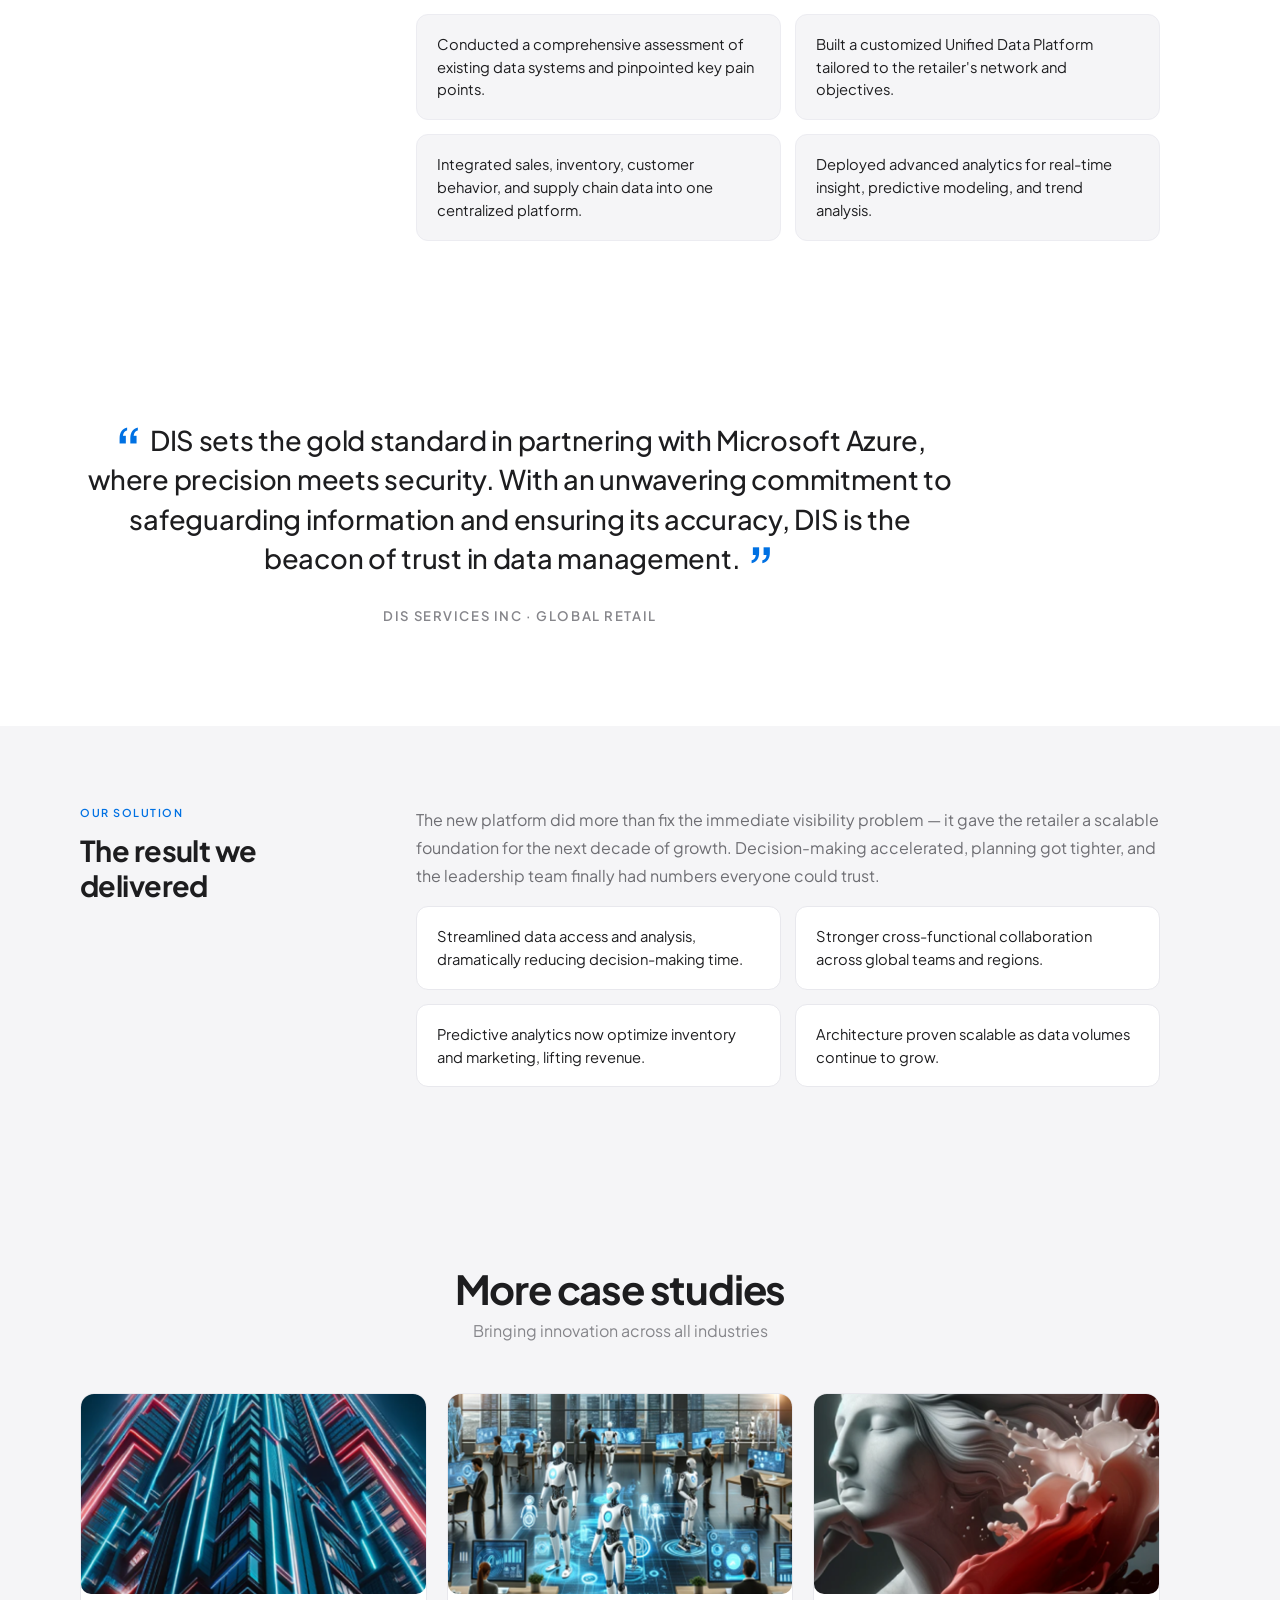
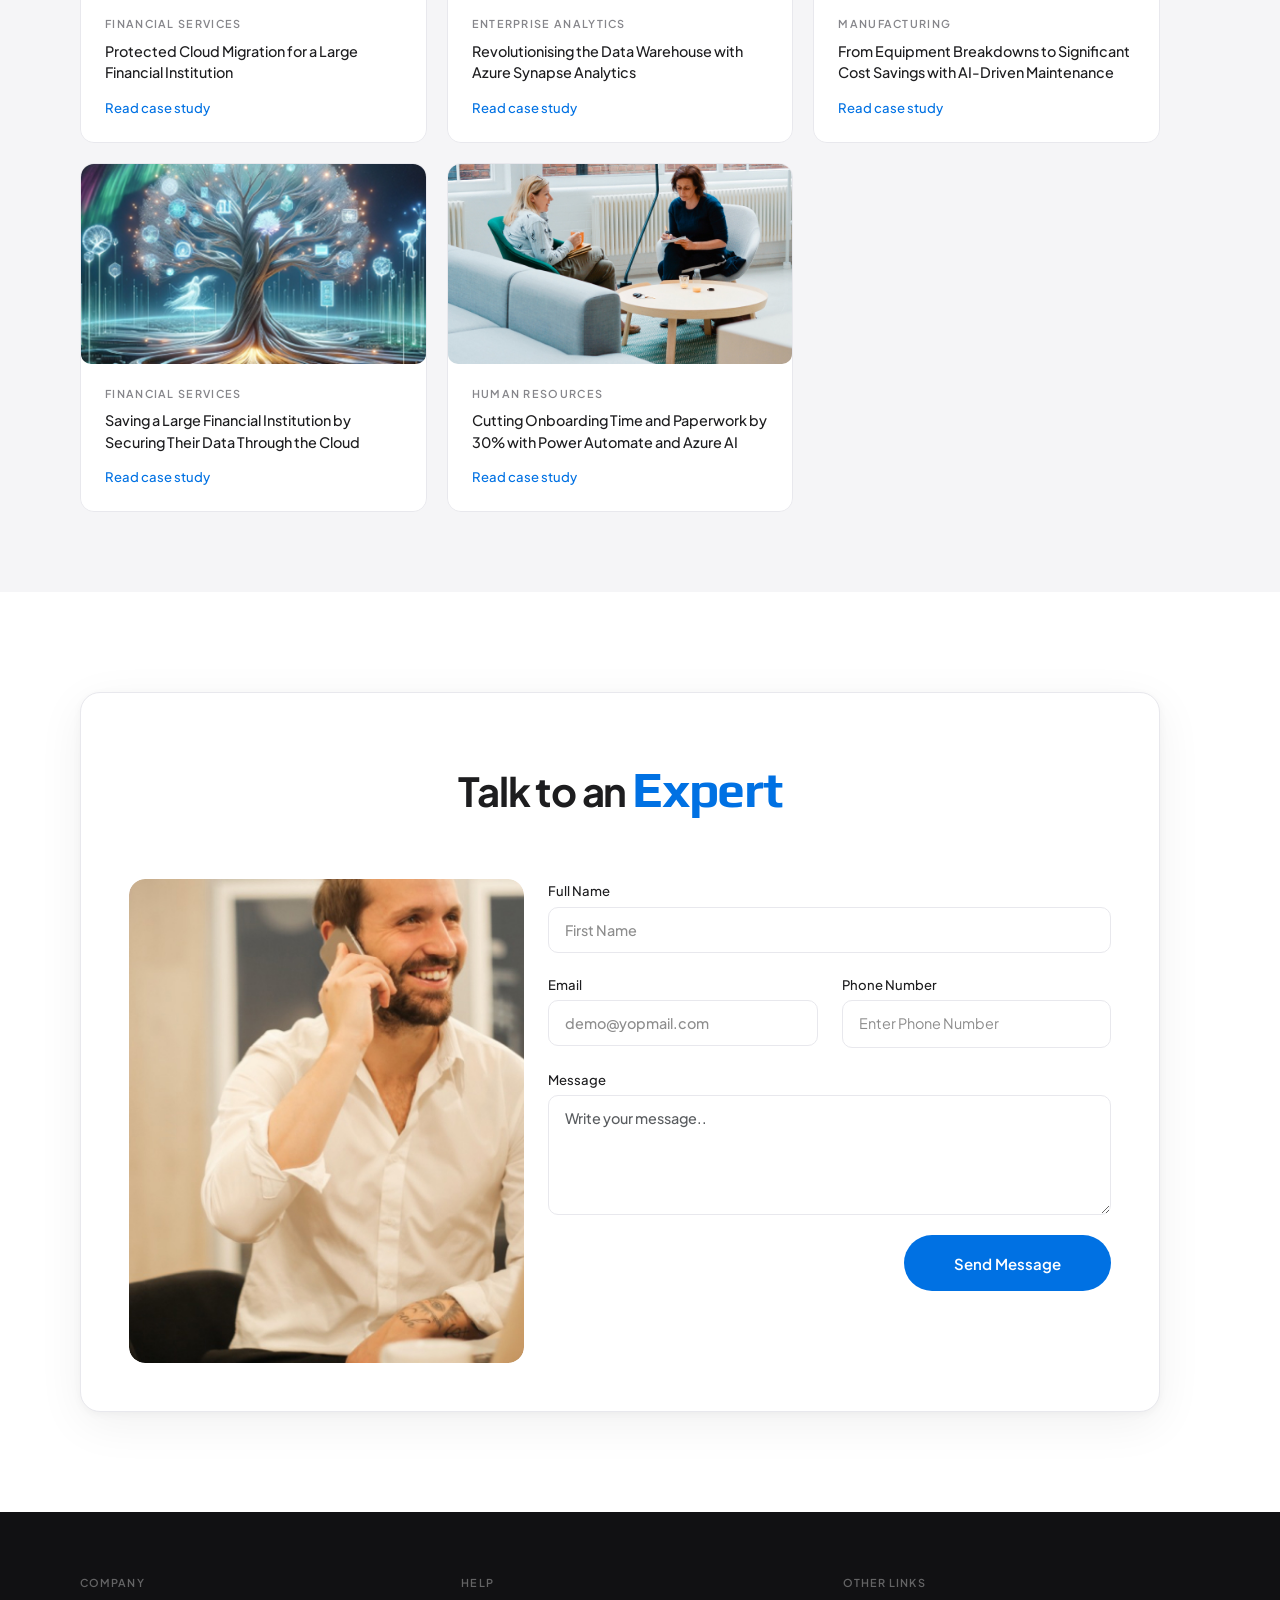
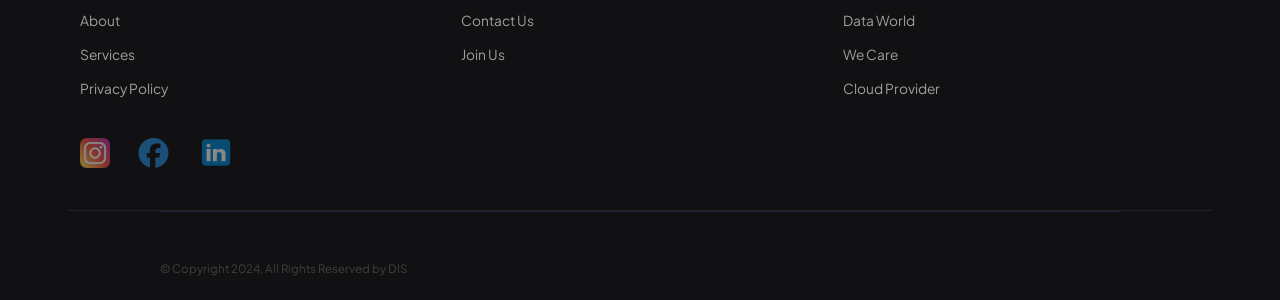
<file: case-study-supply-chain.html>
<!doctype html>
<html lang="en">

<head>
    <meta charset="utf-8">
    <meta name="viewport" content="width=device-width, initial-scale=1">
    <title>Supply Chain Optimization Case Study | DIS Services Inc</title>

    <meta name="description" content="How DIS reduced supply chain inefficiencies by 20% for a global retail chain with a Unified Data Platform on Microsoft Azure.">
    <meta name="robots" content="index, follow">
    <meta name="author" content="DIS Services Inc">
    <meta name="theme-color" content="#3482ad">
    <link rel="canonical" href="case-study-supply-chain.html">

    <meta property="og:title" content="Supply Chain Optimization Case Study | DIS Services Inc">
    <meta property="og:description" content="How DIS reduced supply chain inefficiencies by 20% for a global retail chain with a Unified Data Platform on Microsoft Azure.">
    <meta property="og:image" content="/web/images/casestudy_images/65b94bd409c60_cloud-mis-01.png">
    <meta property="og:url" content="case-study-supply-chain.html">
    <meta property="og:type" content="article">
    <meta property="og:site_name" content="DIS Services Inc">
    <meta property="og:locale" content="en_US">

    <meta name="twitter:card" content="summary_large_image">
    <meta name="twitter:title" content="Supply Chain Optimization Case Study | DIS Services Inc">
    <meta name="twitter:description" content="How DIS reduced supply chain inefficiencies by 20% for a global retail chain with a Unified Data Platform on Microsoft Azure.">
    <meta name="twitter:image" content="/web/images/casestudy_images/65b94bd409c60_cloud-mis-01.png">

    <link rel="shortcut icon" href="web/images/favicon.ico" type="image/x-icon">
    <link rel="icon" href="web/images/favicon.ico" type="image/x-icon">

    <link rel="stylesheet" type="text/css" href="web/css/stylenew.css">
    <link href="https://fonts.googleapis.com/css2?family=Play:wght@400;700&display=swap" rel="stylesheet">
    <link href="https://cdn.jsdelivr.net/npm/bootstrap@5.3.2/dist/css/bootstrap.min.css" rel="stylesheet"
        integrity="sha384-T3c6CoIi6uLrA9TneNEoa7RxnatzjcDSCmG1MXxSR1GAsXEV/Dwwykc2MPK8M2HN" crossorigin="anonymous">
    <link rel="preconnect" href="https://fonts.googleapis.com">
    <link rel="preconnect" href="https://fonts.gstatic.com" crossorigin>
    <link
        href="https://fonts.googleapis.com/css2?family=IBM+Plex+Sans:wght@400;500;600&family=Inter:wght@100;200;300;400;500;600&family=Play:wght@400;700&family=Plus+Jakarta+Sans:wght@200;300;400;500;600;700&display=swap"
        rel="stylesheet">

    <style>
        html { scroll-behavior: smooth }
        * { -webkit-font-smoothing: antialiased; -moz-osx-font-smoothing: grayscale }
        body { background: #fff !important; overflow-x: hidden }

        /* ---------- Header ---------- */
        body main div.headercls {
            position: fixed !important; top: 0 !important; left: 0 !important; right: 0 !important;
            z-index: 9000 !important; background: rgba(255,255,255,.88) !important;
            backdrop-filter: blur(20px) saturate(180%) !important;
            -webkit-backdrop-filter: blur(20px) saturate(180%) !important;
            border-bottom: none !important; box-shadow: 0 0 0 1px rgba(0,0,0,.04) !important;
            transition: all .35s ease !important; padding: 0 !important
        }
        body main div.headercls.scrolled { background: rgba(255,255,255,.96) !important; box-shadow: 0 0 0 1px rgba(0,0,0,.04), 0 2px 12px rgba(0,0,0,.04) !important }
        body > main { padding-top: 72px !important }
        body main .headercls .navbar { padding: 8px 0 !important; min-height: 56px !important }
        body main .headercls .navbar .container-fluid { max-width: 1200px !important; margin: 0 auto !important }
        body main .headercls #mainlogo { gap: 8px !important }
        body main .headercls #mainlogo img.logo1 { height: 30px !important; transition: opacity .2s !important }
        body main .headercls #mainlogo img.logo2 { height: 24px !important; transition: opacity .2s !important }
        body main .headercls #mainlogo span { height: 32px !important; background: rgba(52,130,173,.25) !important }
        body main .homenav .nav { gap: 2px !important }
        body main .homenav .nav .nav-item .nav-link {
            font-family: 'Plus Jakarta Sans', sans-serif !important; font-weight: 500 !important;
            font-size: 13px !important; color: #424245 !important; padding: 6px 12px !important;
            border-radius: 6px !important; transition: color .15s, background .15s !important; white-space: nowrap !important
        }
        body main .homenav .nav .nav-item .nav-link:hover { color: #1d1d1f !important; background: rgba(0,0,0,.04) !important }
        body main .headercls .navbar-toggler { border: none !important; padding: 4px 8px !important; box-shadow: none !important }
        body main .headercls .navbar-toggler:focus { box-shadow: none !important }

        /* ---------- Hero banner ---------- */
        .bannerslider.oneuspage { position: relative !important; margin-bottom: 0 !important; overflow: hidden !important; min-height: 56vh !important }
        .bannerslider.oneuspage > img { position: absolute !important; inset: 0 !important; width: 100% !important; height: 100% !important; object-fit: cover !important; filter: brightness(.42) !important; z-index: 0 !important }
        .bannerslider.oneuspage::after { content: '' !important; position: absolute !important; inset: 0 !important; background: linear-gradient(to bottom, rgba(0,0,0,.15) 0%, rgba(0,0,0,.65) 100%) !important; pointer-events: none !important; z-index: 1 !important }
        .bannerslider .captionheader.shadownone.lefttextcap.nohome { position: absolute !important; top: 0 !important; left: 0 !important; right: 0 !important; bottom: 0 !important; display: flex !important; align-items: center !important; justify-content: center !important; z-index: 2 !important; height: 100% !important; padding: 0 !important; margin: 0 !important }
        .bannerslider .captionheader.shadownone .container { display: flex !important; flex-direction: column !important; align-items: center !important; justify-content: center !important; height: auto !important; text-align: center !important }
        .bannerslider .captionheader .eyebrow {
            font-family: 'Plus Jakarta Sans', sans-serif !important;
            font-size: .72rem !important; font-weight: 600 !important;
            letter-spacing: .18em !important; text-transform: uppercase !important;
            color: #7ec8f0 !important; margin-bottom: 18px !important;
            display: inline-block !important;
            padding: 6px 14px !important;
            border: 1px solid rgba(126,200,240,.4) !important;
            border-radius: 980px !important;
            background: rgba(126,200,240,.08) !important;
        }
        .bannerslider .captionheader h1 {
            font-family: 'Plus Jakarta Sans', sans-serif !important;
            font-size: clamp(2.2rem, 5vw, 4rem) !important;
            font-weight: 700 !important; line-height: 1.08 !important;
            letter-spacing: -.03em !important; color: #fff !important;
            max-width: 920px !important; margin: 0 auto !important;
        }
        .bannerslider .captionheader h1 span { color: #7ec8f0 !important; -webkit-text-fill-color: #7ec8f0 !important; background: none !important; display: inline !important }
        .bannerslider .captionheader .herolede {
            font-family: 'Plus Jakarta Sans', sans-serif !important;
            font-size: 1.05rem !important; line-height: 1.6 !important;
            color: rgba(255,255,255,.78) !important;
            max-width: 720px !important; margin: 24px auto 0 !important;
            font-weight: 400 !important;
        }

        /* ---------- AT A GLANCE / sections ---------- */
        .glancepart { padding: 100px 0 80px !important; background: #fff !important }
        .glancepart .container { max-width: 1080px !important }
        .glancegrid { display: grid !important; grid-template-columns: 1fr 1fr !important; gap: 56px !important; align-items: start !important }
        .glanceblock h2 {
            font-family: 'Plus Jakarta Sans', sans-serif !important;
            font-size: clamp(1.5rem, 2.6vw, 1.9rem) !important;
            font-weight: 700 !important; letter-spacing: -.03em !important;
            color: #1d1d1f !important; line-height: 1.25 !important; margin-bottom: 14px !important;
        }
        .glanceblock h2 .eyebrow {
            display: block !important;
            font-size: .72rem !important; font-weight: 600 !important;
            letter-spacing: .12em !important; text-transform: uppercase !important;
            color: #0071e3 !important; margin-bottom: 12px !important;
        }
        .glanceblock p { font-family: 'Plus Jakarta Sans', sans-serif !important; color: #6e6e73 !important; font-size: .98rem !important; line-height: 1.7 !important }
        .glanceblock .label {
            font-family: 'Plus Jakarta Sans', sans-serif !important;
            font-size: .72rem !important; font-weight: 600 !important;
            letter-spacing: .12em !important; text-transform: uppercase !important;
            color: #0071e3 !important; display: block !important;
            margin: 22px 0 8px !important;
        }
        .benefitlist { list-style: none !important; padding: 0 !important; margin: 8px 0 0 !important }
        .benefitlist li {
            font-family: 'Plus Jakarta Sans', sans-serif !important;
            color: #1d1d1f !important; font-size: .94rem !important; line-height: 1.55 !important;
            padding: 14px 0 14px 32px !important; position: relative !important;
            border-bottom: 1px solid #f0f0f0 !important;
        }
        .benefitlist li:last-child { border-bottom: none !important }
        .benefitlist li::before {
            content: '' !important; position: absolute !important;
            left: 4px !important; top: 20px !important;
            width: 14px !important; height: 14px !important; border-radius: 50% !important;
            background: rgba(0,113,227,.12) !important;
        }
        .benefitlist li::after {
            content: '' !important; position: absolute !important;
            left: 8px !important; top: 25px !important;
            width: 6px !important; height: 6px !important; border-radius: 50% !important;
            background: #0071e3 !important;
        }

        /* ---------- Long-form content blocks ---------- */
        .blockpart { padding: 80px 0 !important; background: #f5f5f7 !important }
        .blockpart.alt { background: #fff !important }
        .blockpart .container { max-width: 1080px !important }
        .blockpart .blockrow { display: grid !important; grid-template-columns: 280px 1fr !important; gap: 56px !important; align-items: start !important }
        .blockpart h3 {
            font-family: 'Plus Jakarta Sans', sans-serif !important;
            font-size: clamp(1.4rem, 2.4vw, 1.8rem) !important;
            font-weight: 700 !important; letter-spacing: -.02em !important;
            color: #1d1d1f !important; margin-bottom: 14px !important; line-height: 1.2 !important;
        }
        .blockpart h3 .eyebrow {
            display: block !important;
            font-size: .68rem !important; font-weight: 600 !important;
            letter-spacing: .14em !important; text-transform: uppercase !important;
            color: #0071e3 !important; margin-bottom: 14px !important;
        }
        .blockpart p {
            font-family: 'Plus Jakarta Sans', sans-serif !important;
            color: #6e6e73 !important; font-size: 1rem !important; line-height: 1.75 !important;
            margin-bottom: 16px !important;
        }
        .blockpart ul.steplist {
            list-style: none !important; padding: 0 !important; margin: 16px 0 0 !important;
            display: grid !important; grid-template-columns: 1fr 1fr !important; gap: 14px !important;
        }
        .blockpart ul.steplist li {
            font-family: 'Plus Jakarta Sans', sans-serif !important;
            color: #1d1d1f !important; font-size: .92rem !important; line-height: 1.55 !important;
            padding: 18px 20px !important; background: #fff !important;
            border: 1px solid #e8e8ed !important; border-radius: 12px !important;
            position: relative !important;
        }
        .blockpart.alt ul.steplist li { background: #f5f5f7 !important; border-color: #ececf1 !important }

        /* ---------- Pull quote ---------- */
        .quotepart { padding: 100px 0 !important; background: #fff !important }
        .quotepart .container { max-width: 880px !important; text-align: center !important }
        .quotepart blockquote {
            font-family: 'Plus Jakarta Sans', sans-serif !important;
            font-size: clamp(1.25rem, 2.4vw, 1.7rem) !important;
            font-weight: 500 !important; line-height: 1.45 !important;
            letter-spacing: -.01em !important; color: #1d1d1f !important;
            margin: 0 !important; padding: 0 !important; border: none !important;
        }
        .quotepart blockquote::before { content: '\201C' !important; font-size: 4rem !important; line-height: 0 !important; vertical-align: -.4em !important; color: #0071e3 !important; margin-right: 6px !important }
        .quotepart blockquote::after { content: '\201D' !important; font-size: 4rem !important; line-height: 0 !important; vertical-align: -.4em !important; color: #0071e3 !important; margin-left: 6px !important }
        .quotepart .qauthor {
            font-family: 'Plus Jakarta Sans', sans-serif !important;
            font-size: .82rem !important; font-weight: 600 !important;
            letter-spacing: .12em !important; text-transform: uppercase !important;
            color: #86868b !important; margin-top: 28px !important;
        }

        /* ---------- More case studies grid ---------- */
        .morecases { padding: 100px 0 80px !important; background: #f5f5f7 !important }
        .morecases .container { max-width: 1080px !important }
        .morecases .wemake {
            font-family: 'Plus Jakarta Sans', sans-serif !important;
            font-size: clamp(1.8rem, 3.2vw, 2.5rem) !important;
            font-weight: 700 !important; letter-spacing: -.03em !important;
            color: #1d1d1f !important; margin-bottom: 8px !important;
        }
        .morecases p.lede { font-family: 'Plus Jakarta Sans', sans-serif !important; color: #86868b !important; font-size: 1rem !important; margin-bottom: 48px !important }
        .maincontainer { display: grid !important; grid-template-columns: repeat(3, 1fr) !important; gap: 20px !important }
        .maincontainer figure {
            margin: 0 !important; border-radius: 14px !important; overflow: hidden !important;
            background: #fff !important; border: 1px solid #e8e8ed !important; box-shadow: none !important;
            transition: border-color .25s, box-shadow .35s ease, transform .35s ease !important;
            display: flex !important; flex-direction: column !important; cursor: pointer !important;
        }
        .maincontainer figure:hover { transform: translateY(-3px) !important; border-color: #d2d2d7 !important; box-shadow: 0 4px 12px rgba(0,0,0,.04), 0 12px 32px rgba(0,0,0,.05) !important }
        .maincontainer .imgseccont { height: 200px !important; overflow: hidden !important }
        .maincontainer .imgseccont img { width: 100% !important; height: 100% !important; object-fit: cover !important; transition: transform .6s cubic-bezier(.25,.1,.25,1) !important }
        .maincontainer figure:hover .imgseccont img { transform: scale(1.03) !important }
        .maincontainer figcaption { padding: 22px 24px 24px !important; flex: 1 !important; display: flex !important; flex-direction: column !important }
        .maincontainer figcaption a.cases {
            text-decoration: none !important;
            font-family: 'Plus Jakarta Sans', sans-serif !important;
            font-weight: 500 !important; color: #0071e3 !important;
            font-size: .82rem !important; display: flex !important;
            flex-direction: column !important; flex: 1 !important;
        }
        .maincontainer figcaption a.cases:hover { color: #0077ed !important }
        .maincontainer figcaption .eyebrow {
            font-family: 'Plus Jakarta Sans', sans-serif !important;
            font-size: .68rem !important; font-weight: 600 !important;
            letter-spacing: .12em !important; text-transform: uppercase !important;
            color: #86868b !important; margin-bottom: 8px !important;
        }
        .maincontainer figcaption .cases p {
            font-family: 'Plus Jakarta Sans', sans-serif !important;
            color: #1d1d1f !important; font-size: .9rem !important; line-height: 1.5 !important;
            margin-bottom: 14px !important; flex: 1 !important; font-weight: 500 !important;
        }

        /* ---------- Contact ---------- */
        .contactpart { padding: 100px 0 !important; background: #fff !important }
        .contactpart .container { max-width: 1080px !important }
        .contactbond {
            background: #fff !important; border-radius: 20px !important;
            border: 1px solid #e8e8ed !important; padding: 48px !important;
            box-shadow: 0 2px 8px rgba(0,0,0,.04), 0 12px 48px rgba(0,0,0,.06) !important;
        }
        .cloudcontactheading {
            font-family: 'Plus Jakarta Sans', sans-serif !important;
            font-size: clamp(1.8rem, 3.2vw, 2.5rem) !important;
            font-weight: 700 !important; letter-spacing: -.03em !important;
            color: #1d1d1f !important; margin-bottom: 40px !important;
        }
        .cloudcontactheading span { color: #0071e3 !important }
        .cloudcontactimg { overflow: hidden !important; border-radius: 16px !important; height: 100% !important }
        .cloudcontactimg img { width: 100% !important; height: 100% !important; object-fit: cover !important; display: block !important; border-radius: 16px !important }
        .allcontactform label { font-family: 'Plus Jakarta Sans', sans-serif !important; font-weight: 500 !important; font-size: .82rem !important; color: #1d1d1f !important; margin-bottom: 6px !important }
        .allcontactform .form-control {
            font-family: 'Plus Jakarta Sans', sans-serif !important;
            border: 1px solid #e8e8ed !important; border-radius: 10px !important;
            padding: 12px 16px !important; font-size: .9rem !important; color: #1d1d1f !important;
            transition: border-color .2s !important; box-shadow: none !important;
        }
        .allcontactform .form-control:focus { border-color: #0071e3 !important; box-shadow: 0 0 0 3px rgba(0,113,227,.1) !important }
        .allcontactform textarea.form-control { min-height: 120px !important; resize: vertical !important }
        .allcontactform .form-group { margin-bottom: 20px !important }
        .allcontactform .btnpart .btn-primary {
            font-family: 'Plus Jakarta Sans', sans-serif !important;
            background: #0071e3 !important; border: none !important;
            border-radius: 980px !important; font-weight: 600 !important;
            font-size: 15px !important; color: #fff !important;
            transition: background .2s !important; box-shadow: none !important;
        }
        .allcontactform .btnpart .btn-primary:hover { background: #0077ed !important }

        /* ---------- Footer ---------- */
        body main footer.darkfooter, footer.darkfooter { background: #111113 !important; padding: 0 !important; overflow: hidden !important }
        footer.darkfooter > .container { padding-top: 64px !important; padding-bottom: 0 !important }
        footer.darkfooter > .container > .row { padding-bottom: 40px !important; border-bottom: 1px solid rgba(255,255,255,.07) !important }
        footer.darkfooter h6 {
            font-family: 'Plus Jakarta Sans', sans-serif !important;
            font-weight: 600 !important; font-size: .68rem !important;
            letter-spacing: .1em !important; text-transform: uppercase !important;
            color: rgba(255,255,255,.35) !important; margin-bottom: 20px !important;
        }
        footer.darkfooter ul.fotnab { list-style: none !important; padding: 0 !important; margin: 0 !important }
        footer.darkfooter ul.fotnab li { margin-bottom: 10px !important }
        footer.darkfooter ul.fotnab li a {
            font-family: 'Plus Jakarta Sans', sans-serif !important;
            color: rgba(255,255,255,.6) !important; font-size: .86rem !important;
            text-decoration: none !important; transition: color .15s !important; font-weight: 400 !important;
        }
        footer.darkfooter ul.fotnab li a:hover { color: #fff !important }
        footer.darkfooter div[style*="display:flex"] { gap: 16px !important; padding-top: 24px !important; align-items: center !important }
        footer.darkfooter a img { opacity: .5 !important; transition: opacity .15s !important; filter: none !important; vertical-align: middle !important }
        footer.darkfooter a:hover img { opacity: .85 !important; filter: none !important; transform: none !important }
        footer.darkfooter .fotcopy, .fotcopy { padding: 20px 0 !important; margin-top: 0 !important }
        footer.darkfooter .fotcopy p, .fotcopy p { font-family: 'Plus Jakarta Sans', sans-serif !important; color: rgba(255,255,255,.2) !important; font-size: .72rem !important; margin: 0 !important }

        /* ---------- Scroll reveal ---------- */
        .sr { opacity: 0; transform: translateY(48px); transition: opacity .8s cubic-bezier(.16,1,.3,1), transform .8s cubic-bezier(.16,1,.3,1) }
        .sr.v { opacity: 1 !important; transform: none !important }
        .sr-up { transform: translateY(48px) }
        .sr-left { transform: translateX(-40px) }
        .sr-right { transform: translateX(40px) }
        .sr-scale { transform: scale(.92); transform-origin: center }
        .sr-d1 { transition-delay: .08s }
        .sr-d2 { transition-delay: .16s }
        .sr-d3 { transition-delay: .24s }
        .sr-d4 { transition-delay: .32s }
        .sr-d5 { transition-delay: .4s }

        /* ---------- Responsive ---------- */
        @media(max-width:992px) {
            body > main { padding-top: 66px !important }
            .glancegrid { grid-template-columns: 1fr !important; gap: 32px !important }
            .blockpart .blockrow { grid-template-columns: 1fr !important; gap: 18px !important }
            .blockpart ul.steplist { grid-template-columns: 1fr !important }
            .maincontainer { grid-template-columns: repeat(2, 1fr) !important }
            .glancepart { padding: 60px 0 48px !important }
            .blockpart { padding: 48px 0 !important }
            .quotepart { padding: 60px 0 !important }
            .morecases { padding: 60px 0 48px !important }
            .contactpart { padding: 60px 0 !important }
            .contactbond { padding: 32px !important }
        }
        @media(max-width:640px) {
            .bannerslider.oneuspage { min-height: 48vh !important }
            .bannerslider .captionheader h1 { font-size: 1.7rem !important; line-height: 1.15 !important }
            .bannerslider .captionheader .herolede { font-size: .92rem !important }
            .maincontainer { grid-template-columns: 1fr !important; gap: 16px !important }
            .maincontainer .imgseccont { height: 180px !important }
            .maincontainer figcaption { padding: 18px 18px 20px !important }
            .contactbond { padding: 24px 20px !important; border-radius: 14px !important }
            .homenav .nav .nav-item .nav-link { font-size: 13px !important; padding: 6px 10px !important }
            #mainlogo img.logo1 { height: 24px !important }
            #mainlogo img.logo2 { height: 18px !important }
            .darkfooter > .container { padding-top: 40px !important }
        }
        @media(max-width:400px) {
            .bannerslider .captionheader h1 { font-size: 1.4rem !important }
            .bannerslider.oneuspage { min-height: 42vh !important }
        }
    </style>
</head>
<body>
    <main>
        <div class="headercls">
            <div class="container">
                <div class="row">
                    <nav class="navbar navbar-expand-lg homenav">
                        <div class="container-fluid">
                            <a href="index.html" class="d-flex align-items-center mb-3 mb-md-0 me-md-auto text-dark text-decoration-none">
                                <div id="mainlogo" style="display:flex;align-items: center; gap: 10px;">
                                    <img class="logo1" src="web/images/mainlogo.svg" alt="DIS Services Inc Logo">
                                    <span style="width:1px; height:40px; background:#3482AD;"></span>
                                    <img class="logo2" src="web/images/micro.png" alt="Microsoft Partner">
                                </div>
                            </a>
                            <button class="navbar-toggler" type="button" data-bs-toggle="collapse"
                                data-bs-target="#navbarSupportedContent" aria-controls="navbarSupportedContent"
                                aria-expanded="false" aria-label="Toggle navigation">
                                <span class="navbar-toggler-icon"></span>
                            </button>
                            <div class="collapse navbar-collapse" id="navbarSupportedContent">
                                <ul class="nav nav-pills d-flex align-items-center">
                                    <li class="nav-item"><a href="we-are.html" class="nav-link">We Are</a></li>
                                    <li class="nav-item"><a href="our-services.html" class="nav-link">Services</a></li>
                                    <li class="nav-item"><a href="data-world.html" class="nav-link">Data World</a></li>
                                    <li class="nav-item"><a href="we-care.html" class="nav-link">We Care</a></li>
                                    <li class="nav-item"><a href="cloud-providers.html" class="nav-link">Cloud Providers</a></li>
                                    <li class="nav-item"><a href="contact-us.html" class="nav-link">Contact Us</a></li>
                                    <li class="nav-item"><a href="privacy-policy.html" class="nav-link">Privacy Policy</a></li>
                                    <li class="nav-item"><a href="join-us.html" class="nav-link">Join Us</a></li>
                                </ul>
                            </div>
                        </div>
                    </nav>
                </div>
            </div>
        </div>

        <div class="bannerslider oneuspage">
            <div class="captionheader shadownone lefttextcap nohome">
                <div class="container">
                    <span class="eyebrow">Case Study &middot; Global Retail</span>
                    <h1>Supply Chain <span>Optimization</span></h1>
                    <p class="herolede">A unified data platform on Microsoft Azure replaced data silos with real-time, network-wide visibility — enabling faster decisions and a leaner supply chain.</p>
                </div>
            </div>
            <img width="100%" height="100%" src="web/images/data-analytic_hq.jpg" alt="Cutting Supply Chain Inefficiencies by 20% for a Global Retail Chain">
        </div>

        <section class="glancepart">
            <div class="container">
                <div class="glancegrid">
                    <div class="glanceblock">
                        <h2><span class="eyebrow">At a glance</span>Cutting Supply Chain Inefficiencies by 20% for a Global Retail Chain</h2>
                        <p>Geographically dispersed retail operations were trapped behind data silos, blocking real-time decisions and cross-region collaboration.</p>
                    </div>
                    <div class="glanceblock">
                        <span class="label">Outcomes</span>
                        <ul class="benefitlist">
                            <li>Enhanced data quality and consistency across the organization.</li>
                            <li>Real-time, unified business intelligence dashboards for timely insights.</li>
                            <li>20% reduction in supply chain inefficiencies through better data flow.</li>
                        </ul>
                    </div>
                </div>
            </div>
        </section>

        <section class="blockpart">
            <div class="container">
                <div class="blockrow">
                    <div>
                        <h3><span class="eyebrow">The Challenge</span>What stood in the way</h3>
                    </div>
                    <div>
                        <p>A leading global retail chain came to Data Integrity Services with a familiar but stubborn problem: valuable information was scattered across regional systems that couldn't talk to each other. Sales, inventory, supplier, and logistics data each lived in its own silo, making it impossible to see the full picture of the supply chain at any given moment. Branch managers were forced to make decisions from outdated reports, while head office struggled to spot trends until they had already caused stock-outs or excess inventory. The dispersed nature of operations magnified every gap — what should have been a routine reorder turned into a multi-day reconciliation exercise. The retailer needed more than another report; it needed a single source of truth that every region, function, and decision-maker could rely on in real time.</p>
                    </div>
                </div>
            </div>
        </section>

        <section class="blockpart alt">
            <div class="container">
                <div class="blockrow">
                    <div>
                        <h3><span class="eyebrow">Our Approach</span>How DIS got to work</h3>
                    </div>
                    <div>
                        <p>DIS designed and rolled out a Unified Data Platform on Microsoft Azure, integrating every relevant system into one governed, real-time fabric — and layering modern analytics and machine learning on top.</p>
                        <ul class="steplist">
                            <li>Conducted a comprehensive assessment of existing data systems and pinpointed key pain points.</li>
                            <li>Built a customized Unified Data Platform tailored to the retailer's network and objectives.</li>
                            <li>Integrated sales, inventory, customer behavior, and supply chain data into one centralized platform.</li>
                            <li>Deployed advanced analytics for real-time insight, predictive modeling, and trend analysis.</li>
                        </ul>
                    </div>
                </div>
            </div>
        </section>

        <section class="quotepart">
            <div class="container">
                <blockquote>DIS sets the gold standard in partnering with Microsoft Azure, where precision meets security. With an unwavering commitment to safeguarding information and ensuring its accuracy, DIS is the beacon of trust in data management.</blockquote>
                <div class="qauthor">DIS Services Inc &middot; Global Retail</div>
            </div>
        </section>

        <section class="blockpart">
            <div class="container">
                <div class="blockrow">
                    <div>
                        <h3><span class="eyebrow">Our Solution</span>The result we delivered</h3>
                    </div>
                    <div>
                        <p>The new platform did more than fix the immediate visibility problem — it gave the retailer a scalable foundation for the next decade of growth. Decision-making accelerated, planning got tighter, and the leadership team finally had numbers everyone could trust.</p>
                        <ul class="steplist">
                            <li>Streamlined data access and analysis, dramatically reducing decision-making time.</li>
                            <li>Stronger cross-functional collaboration across global teams and regions.</li>
                            <li>Predictive analytics now optimize inventory and marketing, lifting revenue.</li>
                            <li>Architecture proven scalable as data volumes continue to grow.</li>
                        </ul>
                    </div>
                </div>
            </div>
        </section>

        <section class="morecases">
            <div class="container">
                <div class="text-center">
                    <h4 class="wemake">More case studies</h4>
                    <p class="lede">Bringing innovation across all industries</p>
                </div>
                <div class="maincontainer">
                    <figure>
                        <div class="imgseccont">
                            <a href="case-study-cloud-migration.html">
                                <img src="web/images/casestudy_images/65b95d5c54bb0_cloud-mis-02.png" alt="Protected Cloud Migration for a Large Financial Institution">
                            </a>
                        </div>
                        <figcaption>
                            <a href="case-study-cloud-migration.html" class="cases">
                                <span class="eyebrow">Financial Services</span>
                                <p>Protected Cloud Migration for a Large Financial Institution</p>
                                Read case study
                            </a>
                        </figcaption>
                    </figure>
                    <figure>
                        <div class="imgseccont">
                            <a href="case-study-data-warehouse.html">
                                <img src="web/images/casestudy_images/65b954ad233ae_cloud-mis-05.png" alt="Revolutionising the Data Warehouse with Azure Synapse Analytics">
                            </a>
                        </div>
                        <figcaption>
                            <a href="case-study-data-warehouse.html" class="cases">
                                <span class="eyebrow">Enterprise Analytics</span>
                                <p>Revolutionising the Data Warehouse with Azure Synapse Analytics</p>
                                Read case study
                            </a>
                        </figcaption>
                    </figure>
                    <figure>
                        <div class="imgseccont">
                            <a href="case-study-ai-maintenance.html">
                                <img src="web/images/casestudy_images/65b95d223a602_cloud-mis-04.png" alt="From Equipment Breakdowns to Significant Cost Savings with AI-Driven Maintenance">
                            </a>
                        </div>
                        <figcaption>
                            <a href="case-study-ai-maintenance.html" class="cases">
                                <span class="eyebrow">Manufacturing</span>
                                <p>From Equipment Breakdowns to Significant Cost Savings with AI-Driven Maintenance</p>
                                Read case study
                            </a>
                        </figcaption>
                    </figure>
                    <figure>
                        <div class="imgseccont">
                            <a href="case-study-data-security.html">
                                <img src="web/images/casestudy_images/65b95d926050e_cloud-mis-03.png" alt="Saving a Large Financial Institution by Securing Their Data Through the Cloud">
                            </a>
                        </div>
                        <figcaption>
                            <a href="case-study-data-security.html" class="cases">
                                <span class="eyebrow">Financial Services</span>
                                <p>Saving a Large Financial Institution by Securing Their Data Through the Cloud</p>
                                Read case study
                            </a>
                        </figcaption>
                    </figure>
                    <figure>
                        <div class="imgseccont">
                            <a href="case-study-hr-automation.html">
                                <img src="web/images/wecare-img02.jpg" alt="Cutting Onboarding Time and Paperwork by 30% with Power Automate and Azure AI">
                            </a>
                        </div>
                        <figcaption>
                            <a href="case-study-hr-automation.html" class="cases">
                                <span class="eyebrow">Human Resources</span>
                                <p>Cutting Onboarding Time and Paperwork by 30% with Power Automate and Azure AI</p>
                                Read case study
                            </a>
                        </figcaption>
                    </figure>
                </div>
            </div>
        </section>

        <section id="contactexp" class="contactpart">
            <div class="container">
                <div class="contactbond">
                    <div class="row">
                        <div class="col-lg-12 text-center">
                            <h4 class="cloudcontactheading">Talk to an <span>Expert</span></h4>
                        </div>
                    </div>
                    <div class="row">
                        <div class="col-lg-5">
                            <div class="cloudcontactimg">
                                <img src="web/images/cloudcontact-img.jpg" alt="Talk to a cloud expert">
                            </div>
                        </div>
                        <div class="col-lg-7">
                            <form action="contact/store" method="post">
                                <input type="hidden" name="_token" value="" autocomplete="off">
                                <div class="allcontactform">
                                    <div class="row">
                                        <div class="col-lg-12">
                                            <div class="form-group">
                                                <label>Full Name</label>
                                                <input type="text" name="full_name" placeholder="First Name" class="form-control" required>
                                            </div>
                                        </div>
                                    </div>
                                    <div class="row">
                                        <div class="col-lg-6">
                                            <div class="form-group">
                                                <label>Email</label>
                                                <input type="email" name="email" placeholder="demo@yopmail.com" class="form-control" required>
                                            </div>
                                        </div>
                                        <div class="col-lg-6">
                                            <div class="form-group">
                                                <label>Phone Number</label>
                                                <input type="number" name="phone_number" min="0" placeholder="Enter Phone Number" class="form-control" required>
                                            </div>
                                        </div>
                                    </div>
                                    <div class="row">
                                        <div class="col-lg-12">
                                            <div class="form-group">
                                                <label>Message</label>
                                                <textarea class="form-control" name="message" placeholder="Write your message.." required></textarea>
                                            </div>
                                        </div>
                                    </div>
                                    <div class="row">
                                        <div class="col-lg-12">
                                            <div class="form-group btnpart">
                                                <input type="submit" value="Send Message" class="btn btn-primary">
                                            </div>
                                        </div>
                                    </div>
                                </div>
                            </form>
                        </div>
                    </div>
                </div>
            </div>
        </section>
        <footer class="darkfooter">
            <div class="container">
                <div class="row">
                    <div class="col-lg-4 col-md-4 col-sm-6 col-6">
                        <h6>Company</h6>
                        <ul class="fotnab">
                            <li><a href="index.html">About</a></li>
                            <li><a href="our-services.html">Services</a></li>
                            <li><a href="privacy-policy.html">Privacy Policy</a></li>
                        </ul>
                    </div>
                    <div class="col-lg-4 col-md-4 col-sm-6 col-6">
                        <h6>Help</h6>
                        <ul class="fotnab">
                            <li><a href="contact-us.html">Contact Us</a></li>
                            <li><a href="join-us.html">Join Us</a></li>
                        </ul>
                    </div>
                    <div class="col-lg-4 col-md-4 col-sm-6 col-6">
                        <h6>Other Links</h6>
                        <ul class="fotnab">
                            <li><a href="data-world.html">Data World</a></li>
                            <li><a href="we-care.html">We Care</a></li>
                            <li><a href="cloud-providers.html">Cloud Provider</a></li>
                        </ul>
                    </div>
                    <div style="display:flex">
                        <a href="https://www.instagram.com/dataintegrityservices/">
                            <img style="width:30px; height:30px" src="web/images/insta.png" alt="Instagram">
                        </a>
                        <a href="https://www.facebook.com/profile.php?id=61556158206869">
                            <img style="width:55px; height:30px" src="web/images/fb.svg" alt="Facebook">
                        </a>
                        <a href="https://www.linkedin.com/company/data-integrity-services-us/">
                            <img style="width:38px; height:35px" src="web/images/linked-in.png" alt="LinkedIn">
                        </a>
                    </div>
                </div>
                <div class="container fotcopy" style="margin-top: 10px;">
                    <div class="row">
                        <div class="col-lg-6 col-md-6 col-sm-12 col-12">
                            <p>&copy; Copyright 2024, All Rights Reserved by DIS</p>
                        </div>
                        <div class="col-lg-6 col-md-6 col-sm-12 col-12"></div>
                    </div>
                </div>
            </div>
        </footer>

    </main>
    <script src="https://cdn.jsdelivr.net/npm/bootstrap@5.3.2/dist/js/bootstrap.bundle.min.js"
        integrity="sha384-C6RzsynM9kWDrMNeT87bh95OGNyZPhcTNXj1NW7RuBCsyN/o0jlpcV8Qyq46cDfL" crossorigin="anonymous"></script>
    <script>
        window.addEventListener('scroll', function () {
            var h = document.querySelector('.headercls');
            if (h) h.classList.toggle('scrolled', window.scrollY > 20);
        }, { passive: true });

        document.addEventListener('DOMContentLoaded', function () {
            var bh = document.querySelector('.bannerslider .captionheader');
            if (bh) bh.classList.add('sr');
            document.querySelectorAll('.glanceblock').forEach(function (el, i) {
                el.classList.add('sr', i % 2 === 0 ? 'sr-left' : 'sr-right');
            });
            document.querySelectorAll('.blockpart .blockrow').forEach(function (el, i) {
                el.classList.add('sr');
            });
            var qp = document.querySelector('.quotepart blockquote');
            if (qp) qp.classList.add('sr', 'sr-scale');
            var csh = document.querySelector('.morecases .wemake');
            if (csh) csh.classList.add('sr');
            document.querySelectorAll('.maincontainer figure').forEach(function (el, i) {
                el.classList.add('sr');
                el.classList.add('sr-d' + (i % 3 + 1));
            });
            var cb = document.querySelector('.contactbond');
            if (cb) cb.classList.add('sr', 'sr-scale');
            document.querySelectorAll('.darkfooter .col-lg-4,.darkfooter .col-md-4').forEach(function (el, i) {
                el.classList.add('sr');
                el.classList.add('sr-d' + (i + 1));
            });
            var o = new IntersectionObserver(function (entries) {
                entries.forEach(function (e) {
                    if (e.isIntersecting) { e.target.classList.add('v'); o.unobserve(e.target); }
                });
            }, { threshold: 0.08, rootMargin: '0px 0px -50px 0px' });
            document.querySelectorAll('.sr').forEach(function (el) { o.observe(el); });
        });
    </script>
</body>
</html>
</file>
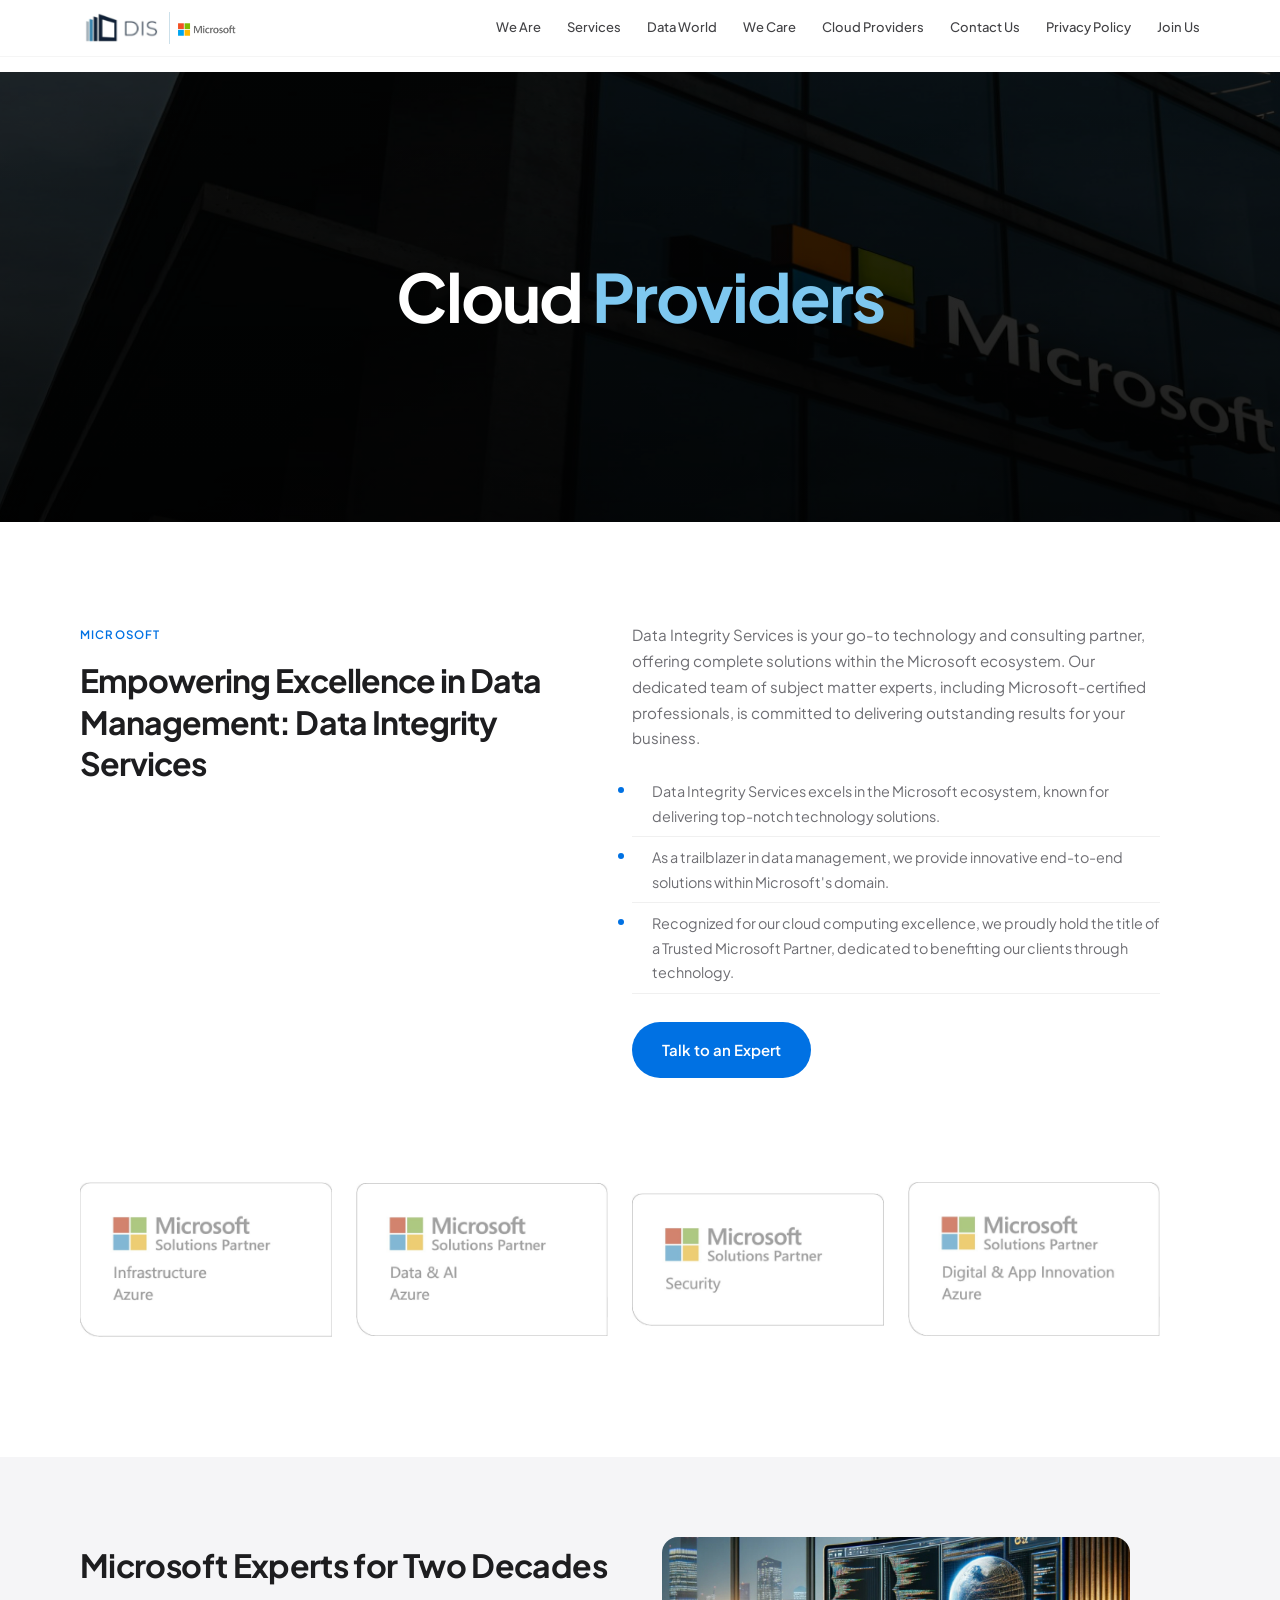
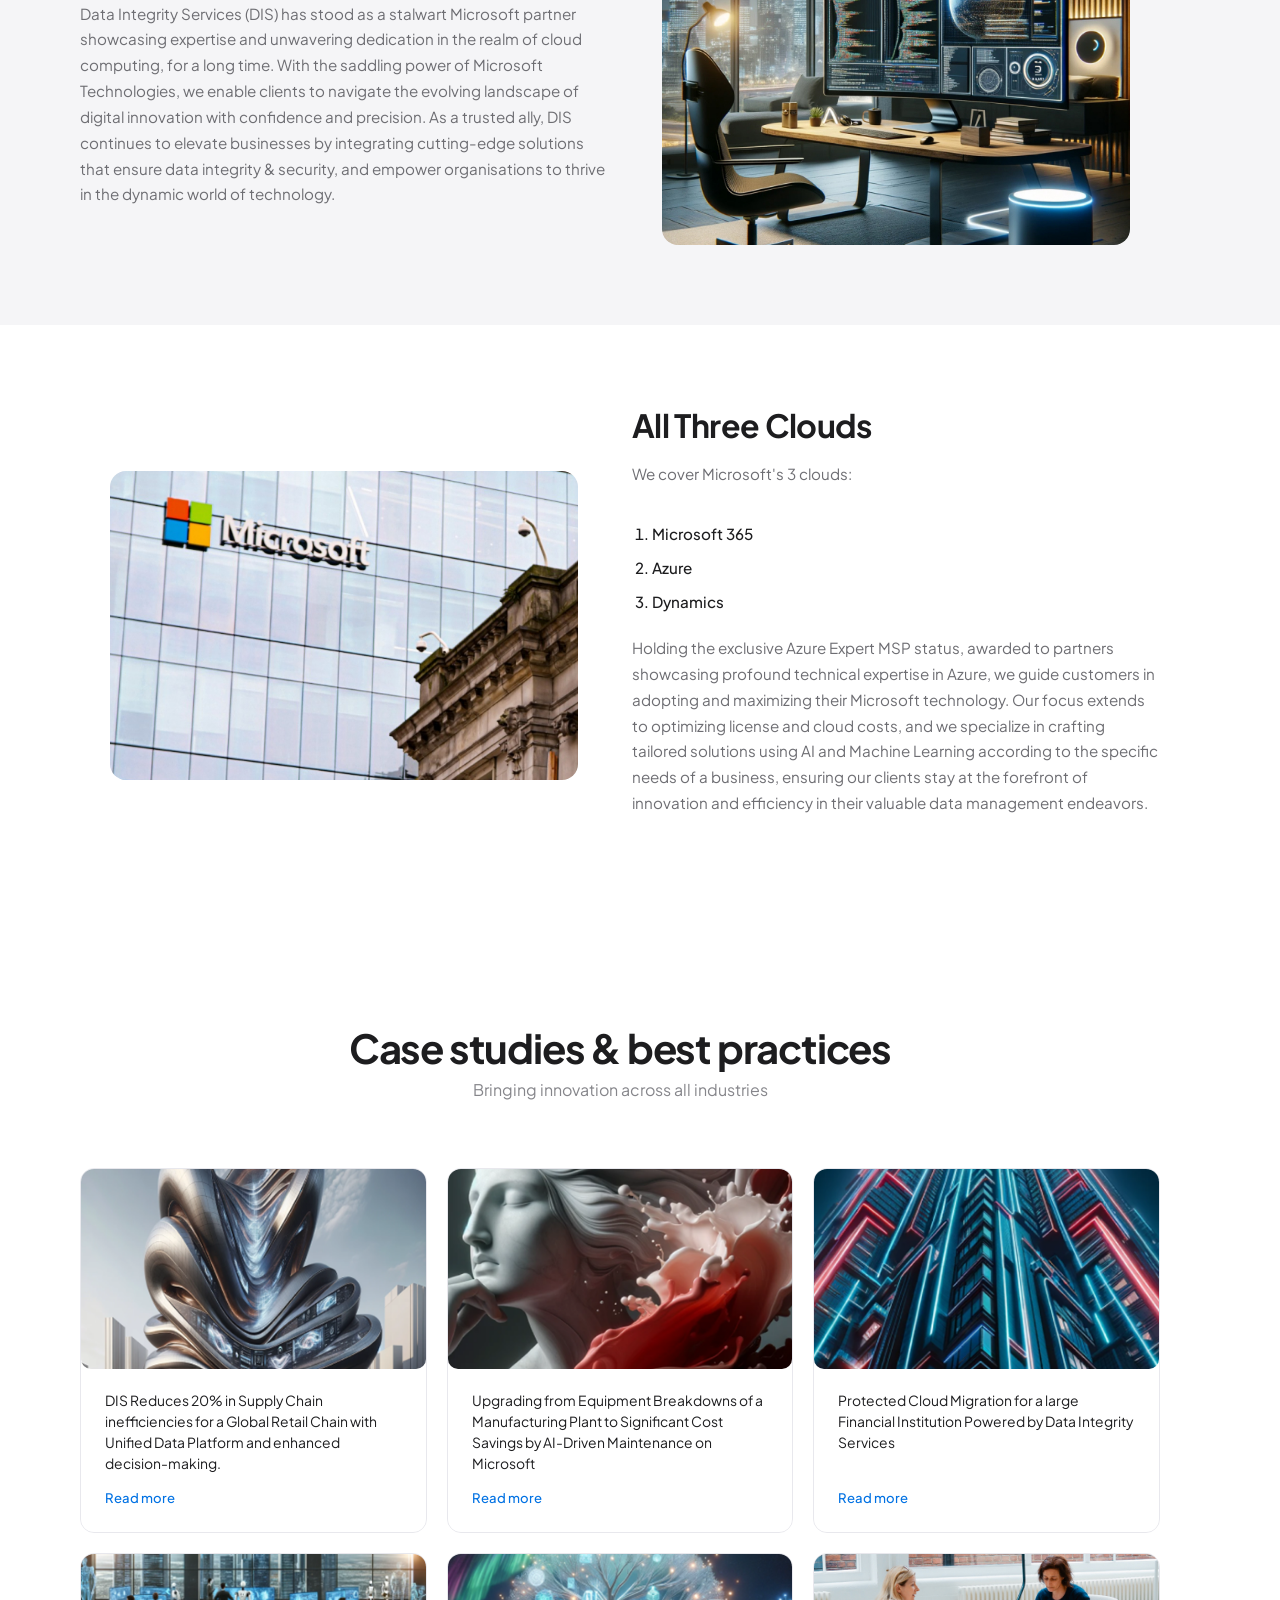
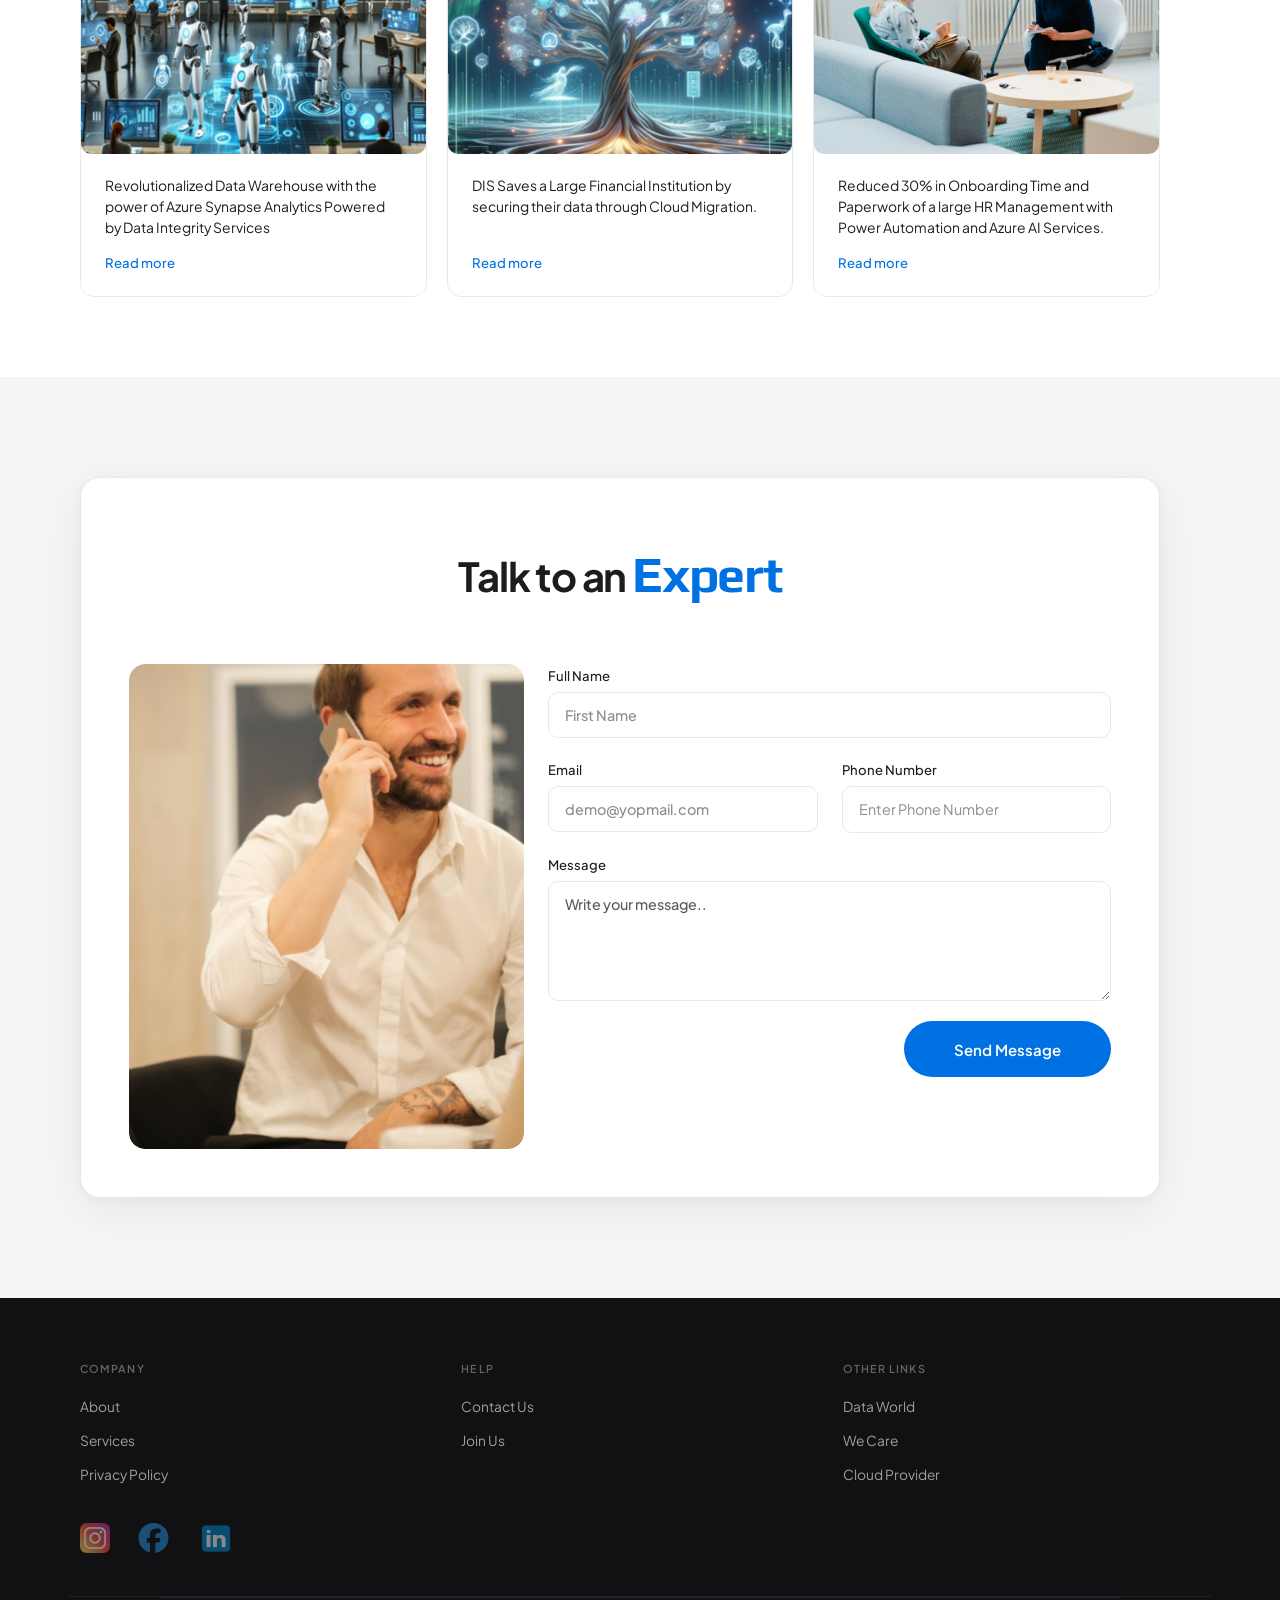
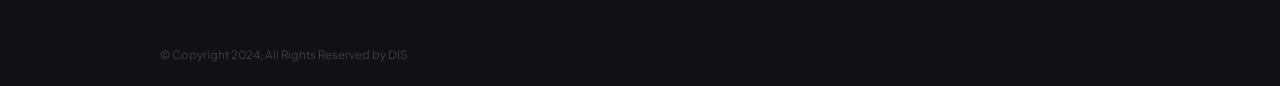
<file: cloud-providers.html>
<!doctype html>
<html lang="en">

<head>
	<meta charset="utf-8">
	<meta name="viewport" content="width=device-width, initial-scale=1">
	<title>Microsoft Cloud Provider | Azure, M365 & Dynamics Experts | DIS Services Inc</title>

	<meta name="description" content="DIS Services Inc: 20 years of Microsoft expertise across Azure, Microsoft 365, and Dynamics. Azure Expert MSP partner delivering tailored cloud solutions for your business.">
	<meta name="keywords" content="Microsoft cloud provider, Azure expert MSP, Microsoft 365, Dynamics 365, Azure partner, cloud computing, Microsoft certified partner, cloud migration">
	<meta name="robots" content="index, follow">
	<meta name="author" content="DIS Services Inc">
	<meta name="publisher" content="Data Integrity Services Inc">
	<meta name="theme-color" content="#3482ad">
	<link rel="canonical" href="cloud-providers.html">

	<meta property="og:title" content="Microsoft Cloud Provider | Azure, M365 & Dynamics Experts | DIS Services Inc">
	<meta property="og:description" content="DIS Services Inc: 20 years of Microsoft expertise across Azure, Microsoft 365, and Dynamics. Azure Expert MSP partner.">
	<meta property="og:image" content="/web/images/mainlogo.svg">
	<meta property="og:url" content="/cloud-providers.html">
	<meta property="og:type" content="website">
	<meta property="og:site_name" content="DIS Services Inc">
	<meta property="og:locale" content="en_US">

	<meta name="twitter:card" content="summary_large_image">
	<meta name="twitter:title" content="Microsoft Cloud Provider | Azure, M365 & Dynamics Experts | DIS Services Inc">
	<meta name="twitter:description" content="DIS Services Inc: 20 years of Microsoft expertise across Azure, Microsoft 365, and Dynamics. Azure Expert MSP partner.">
	<meta name="twitter:image" content="/web/images/mainlogo.svg">

	<script type="application/ld+json">
	{
		"@context": "https://schema.org",
		"@type": "Organization",
		"name": "DIS Services Inc",
		"url": "/",
		"description": "Trusted Microsoft Partner with 20 years of expertise across Azure, Microsoft 365, and Dynamics. Holds Azure Expert MSP status.",
		"knowsAbout": ["Microsoft Azure", "Microsoft 365", "Dynamics 365", "Cloud Computing", "AI", "Machine Learning"]
	}
	</script>
	<script type="application/ld+json">
	{
		"@context": "https://schema.org",
		"@type": "BreadcrumbList",
		"itemListElement": [
			{"@type": "ListItem", "position": 1, "name": "Home", "item": "/"},
			{"@type": "ListItem", "position": 2, "name": "Cloud Providers", "item": "/cloud-providers.html"}
		]
	}
	</script>

	<link rel="shortcut icon" href="web/images/favicon.ico" type="image/x-icon">
	<link rel="icon" href="web/images/favicon.ico" type="image/x-icon">

	<link rel="stylesheet" type="text/css" href="web/css/stylenew.css">
	<link href="https://fonts.googleapis.com/css2?family=Play:wght@400;700&display=swap" rel="stylesheet">
	<link href="https://cdn.jsdelivr.net/npm/bootstrap@5.3.2/dist/css/bootstrap.min.css" rel="stylesheet"
		integrity="sha384-T3c6CoIi6uLrA9TneNEoa7RxnatzjcDSCmG1MXxSR1GAsXEV/Dwwykc2MPK8M2HN" crossorigin="anonymous">
	<link rel="preconnect" href="https://fonts.googleapis.com">
	<link rel="preconnect" href="https://fonts.gstatic.com" crossorigin>
	<link
		href="https://fonts.googleapis.com/css2?family=IBM+Plex+Sans:wght@400;500;600&family=Inter:wght@100;200;300;400;500;600&family=Play:wght@400;700&family=Plus+Jakarta+Sans:wght@200;300;400;500;600;700&display=swap"
		rel="stylesheet">

	<style>
		html {
			scroll-behavior: smooth
		}

		* {
			-webkit-font-smoothing: antialiased;
			-moz-osx-font-smoothing: grayscale
		}

		body {
			background: #fff !important;
			overflow-x: hidden
		}
		body main div.headercls {
			position: fixed !important;
			top: 0 !important;
			left: 0 !important;
			right: 0 !important;
			z-index: 9000 !important;
			background: rgba(255, 255, 255, .88) !important;
			backdrop-filter: blur(20px) saturate(180%) !important;
			-webkit-backdrop-filter: blur(20px) saturate(180%) !important;
			border-bottom: none !important;
			box-shadow: 0 0 0 1px rgba(0, 0, 0, .04) !important;
			transition: all .35s ease !important;
			padding: 0 !important
		}

		body main div.headercls.scrolled {
			background: rgba(255, 255, 255, .96) !important;
			box-shadow: 0 0 0 1px rgba(0, 0, 0, .04), 0 2px 12px rgba(0, 0, 0, .04) !important
		}

		body>main {
			padding-top: 72px !important
		}

		body main .headercls .navbar {
			padding: 8px 0 !important;
			min-height: 56px !important
		}

		body main .headercls .navbar .container-fluid {
			max-width: 1200px !important;
			margin: 0 auto !important
		}

		body main .headercls #mainlogo {
			gap: 8px !important
		}

		body main .headercls #mainlogo img.logo1 {
			height: 30px !important;
			transition: opacity .2s !important
		}

		body main .headercls #mainlogo img.logo2 {
			height: 24px !important;
			transition: opacity .2s !important
		}

		body main .headercls #mainlogo span {
			height: 32px !important;
			background: rgba(52, 130, 173, .25) !important
		}

		body main .homenav .nav {
			gap: 2px !important
		}

		body main .homenav .nav .nav-item .nav-link {
			font-family: 'Plus Jakarta Sans', sans-serif !important;
			font-weight: 500 !important;
			font-size: 13px !important;
			color: #424245 !important;
			padding: 6px 12px !important;
			border-radius: 6px !important;
			transition: color .15s, background .15s !important;
			white-space: nowrap !important
		}

		body main .homenav .nav .nav-item .nav-link:hover {
			color: #1d1d1f !important;
			background: rgba(0, 0, 0, .04) !important
		}

		body main .headercls .navbar-toggler {
			border: none !important;
			padding: 4px 8px !important;
			box-shadow: none !important
		}

		body main .headercls .navbar-toggler:focus {
			box-shadow: none !important
		}
		.bannerslider.oneuspage {
			position: relative !important;
			margin-bottom: 0 !important;
			overflow: hidden !important;
			min-height: 50vh !important
		}

		.bannerslider.oneuspage>img {
			position: absolute !important;
			inset: 0 !important;
			width: 100% !important;
			height: 100% !important;
			object-fit: cover !important;
			filter: brightness(.42) !important;
			z-index: 0 !important
		}

		.bannerslider.oneuspage::after {
			content: '' !important;
			position: absolute !important;
			inset: 0 !important;
			background: linear-gradient(to bottom, rgba(0, 0, 0, .15) 0%, rgba(0, 0, 0, .55) 100%) !important;
			pointer-events: none !important;
			z-index: 1 !important
		}

		.bannerslider .captionheader.shadownone.lefttextcap.nohome {
			position: absolute !important;
			top: 0 !important;
			left: 0 !important;
			right: 0 !important;
			bottom: 0 !important;
			display: flex !important;
			align-items: center !important;
			justify-content: center !important;
			z-index: 2 !important;
			height: 100% !important;
			padding: 0 !important;
			margin: 0 !important
		}

		.bannerslider .captionheader.shadownone .container {
			display: flex !important;
			align-items: center !important;
			justify-content: center !important;
			height: auto !important
		}

		.bannerslider .captionheader h1 {
			font-family: 'Plus Jakarta Sans', sans-serif !important;
			font-size: clamp(2.4rem, 5.2vw, 4.2rem) !important;
			font-weight: 700 !important;
			line-height: 1.08 !important;
			letter-spacing: -.03em !important;
			color: #fff !important;
			white-space: nowrap !important
		}

		h1 span,
		.nohome h1 span,
		.captionheader h1 span,
		.captionheader.lefttextcap h1 span,
		.captionheader.shadownone.lefttextcap.nohome h1 span,
		.bannerslider .captionheader h1 span,
		.bannerslider.oneuspage .captionheader h1 span {
			font-family: inherit !important;
			font-size: inherit !important;
			font-weight: inherit !important;
			line-height: inherit !important;
			letter-spacing: inherit !important;
			color: #7ec8f0 !important;
			-webkit-text-fill-color: #7ec8f0 !important;
			background: none !important;
			display: inline !important
		}
		.wecarepart {
			padding: 100px 0 80px !important;
			background: #fff !important
		}

		.wecarepart .container {
			max-width: 1080px !important
		}

		.globeheading {
			align-items: flex-start !important;
			margin-bottom: 64px !important;
			padding: 0 !important;
			background: none !important
		}

		.globeheading h4 {
			font-family: 'Plus Jakarta Sans', sans-serif !important;
			font-size: clamp(1.5rem, 2.8vw, 2rem) !important;
			font-weight: 700 !important;
			letter-spacing: -.03em !important;
			color: #1d1d1f !important;
			line-height: 1.3 !important
		}

		.globeheading h4 span {
			display: block !important;
			font-family: 'Plus Jakarta Sans', sans-serif !important;
			font-size: .72rem !important;
			font-weight: 600 !important;
			letter-spacing: .1em !important;
			text-transform: uppercase !important;
			color: #0071e3 !important;
			margin-bottom: 12px !important
		}

		.globeheading p {
			font-family: 'Plus Jakarta Sans', sans-serif !important;
			color: #6e6e73 !important;
			font-size: .95rem !important;
			line-height: 1.7 !important
		}

		.globelisting {
			list-style: none !important;
			padding: 0 !important;
			margin: 20px 0 28px !important
		}

		.globelisting li {
			font-family: 'Plus Jakarta Sans', sans-serif !important;
			color: #6e6e73 !important;
			font-size: .9rem !important;
			line-height: 1.7 !important;
			padding: 8px 0 !important;
			padding-left: 20px !important;
			position: relative !important;
			border-bottom: 1px solid #f0f0f0 !important
		}

		.globelisting li::before {
			content: '' !important;
			position: absolute !important;
			left: 0 !important;
			top: 16px !important;
			width: 6px !important;
			height: 6px !important;
			border-radius: 50% !important;
			background: #0071e3 !important
		}
		#partnerlogo {
			padding: 40px 0 !important;
			align-items: center !important
		}

		#partnerlogo img {
			max-width: 100% !important;
			height: auto !important;
			opacity: .7 !important;
			transition: opacity .2s !important;
			filter: grayscale(30%) !important
		}

		#partnerlogo img:hover {
			opacity: 1 !important;
			filter: none !important
		}
		.left-rightpart,
		.right-leftpart {
			padding: 80px 0 !important;
			background: #f5f5f7 !important
		}

		.right-leftpart {
			background: #fff !important
		}

		.left-rightpart .container,
		.right-leftpart .container {
			max-width: 1080px !important
		}

		.cloudimgrev {
			align-items: center !important;
			gap: 0 !important
		}

		.textcloud h3 {
			font-family: 'Plus Jakarta Sans', sans-serif !important;
			font-size: clamp(1.4rem, 2.6vw, 2rem) !important;
			font-weight: 700 !important;
			letter-spacing: -.02em !important;
			color: #1d1d1f !important;
			margin-bottom: 16px !important
		}

		.textcloud p {
			font-family: 'Plus Jakarta Sans', sans-serif !important;
			color: #6e6e73 !important;
			font-size: .95rem !important;
			line-height: 1.7 !important
		}

		.textcloud ol {
			padding-left: 20px !important;
			margin: 12px 0 16px !important
		}

		.textcloud ol li {
			font-family: 'Plus Jakarta Sans', sans-serif !important;
			color: #1d1d1f !important;
			font-size: .95rem !important;
			font-weight: 500 !important;
			padding: 4px 0 !important
		}

		.imgcall {
			overflow: hidden !important;
			border-radius: 16px !important
		}

		.imgcall img {
			width: 100% !important;
			height: 100% !important;
			object-fit: cover !important;
			display: block !important;
			border-radius: 16px !important;
			transition: transform .6s cubic-bezier(.25, .1, .25, 1) !important
		}

		.imgcall:hover img {
			transform: scale(1.03) !important
		}
		.buildfaster {
			padding: 100px 0 80px !important;
			background: #fff !important
		}

		.buildfaster .container {
			max-width: 1080px !important
		}

		.buildfaster .wemake {
			font-family: 'Plus Jakarta Sans', sans-serif !important;
			font-size: clamp(1.8rem, 3.2vw, 2.5rem) !important;
			font-weight: 700 !important;
			letter-spacing: -.03em !important;
			color: #1d1d1f !important;
			margin-bottom: 8px !important
		}

		.buildfaster p {
			font-family: 'Plus Jakarta Sans', sans-serif !important;
			color: #86868b !important;
			font-size: 1rem !important
		}

		.maincontainer {
			display: grid !important;
			grid-template-columns: repeat(3, 1fr) !important;
			gap: 20px !important
		}

		.maincontainer figure {
			margin: 0 !important;
			border-radius: 14px !important;
			overflow: hidden !important;
			background: #fff !important;
			border: 1px solid #e8e8ed !important;
			box-shadow: none !important;
			transition: border-color .25s, box-shadow .35s ease, transform .35s ease !important;
			display: flex !important;
			flex-direction: column !important;
			cursor: pointer !important
		}

		.maincontainer figure:hover {
			transform: translateY(-3px) !important;
			border-color: #d2d2d7 !important;
			box-shadow: 0 4px 12px rgba(0, 0, 0, .04), 0 12px 32px rgba(0, 0, 0, .05) !important
		}

		.maincontainer .imgseccont {
			height: 200px !important;
			overflow: hidden !important
		}

		.maincontainer .imgseccont img {
			width: 100% !important;
			height: 100% !important;
			object-fit: cover !important;
			transition: transform .6s cubic-bezier(.25, .1, .25, 1) !important
		}

		.maincontainer figure:hover .imgseccont img {
			transform: scale(1.03) !important
		}

		.maincontainer figcaption {
			padding: 22px 24px 24px !important;
			flex: 1 !important;
			display: flex !important;
			flex-direction: column !important
		}

		.maincontainer figcaption a.cases {
			text-decoration: none !important;
			font-family: 'Plus Jakarta Sans', sans-serif !important;
			font-weight: 500 !important;
			color: #0071e3 !important;
			font-size: .82rem !important;
			display: flex !important;
			flex-direction: column !important;
			flex: 1 !important
		}

		.maincontainer figcaption a.cases:hover {
			color: #0077ed !important
		}

		.maincontainer figcaption .cases p {
			font-family: 'Plus Jakarta Sans', sans-serif !important;
			color: #1d1d1f !important;
			font-size: .87rem !important;
			line-height: 1.5 !important;
			margin-bottom: 14px !important;
			flex: 1 !important;
			font-weight: 400 !important
		}
		.contactpart {
			padding: 100px 0 !important;
			background: #f5f5f7 !important
		}

		.contactpart .container {
			max-width: 1080px !important
		}

		.contactbond {
			background: #fff !important;
			border-radius: 20px !important;
			border: 1px solid #e8e8ed !important;
			padding: 48px !important;
			box-shadow: 0 2px 8px rgba(0, 0, 0, .04), 0 12px 48px rgba(0, 0, 0, .06) !important
		}

		.cloudcontactheading {
			font-family: 'Plus Jakarta Sans', sans-serif !important;
			font-size: clamp(1.8rem, 3.2vw, 2.5rem) !important;
			font-weight: 700 !important;
			letter-spacing: -.03em !important;
			color: #1d1d1f !important;
			margin-bottom: 40px !important
		}

		.cloudcontactheading span {
			color: #0071e3 !important
		}

		.cloudcontactimg {
			overflow: hidden !important;
			border-radius: 16px !important;
			height: 100% !important
		}

		.cloudcontactimg img {
			width: 100% !important;
			height: 100% !important;
			object-fit: cover !important;
			display: block !important;
			border-radius: 16px !important
		}

		.allcontactform label {
			font-family: 'Plus Jakarta Sans', sans-serif !important;
			font-weight: 500 !important;
			font-size: .82rem !important;
			color: #1d1d1f !important;
			margin-bottom: 6px !important
		}

		.allcontactform .form-control {
			font-family: 'Plus Jakarta Sans', sans-serif !important;
			border: 1px solid #e8e8ed !important;
			border-radius: 10px !important;
			padding: 12px 16px !important;
			font-size: .9rem !important;
			color: #1d1d1f !important;
			transition: border-color .2s !important;
			box-shadow: none !important
		}

		.allcontactform .form-control:focus {
			border-color: #0071e3 !important;
			box-shadow: 0 0 0 3px rgba(0, 113, 227, .1) !important
		}

		.allcontactform textarea.form-control {
			min-height: 120px !important;
			resize: vertical !important
		}

		.allcontactform .form-group {
			margin-bottom: 20px !important
		}

		.allcontactform .btnpart .btn-primary {
			font-family: 'Plus Jakarta Sans', sans-serif !important;
			background: #0071e3 !important;
			border: none !important;
			border-radius: 980px !important;
			font-weight: 600 !important;
			font-size: 15px !important;
			color: #fff !important;
			transition: background .2s !important;
			box-shadow: none !important
		}

		.allcontactform .btnpart .btn-primary:hover {
			background: #0077ed !important
		}
		.wecarepart .btn-primary {
			font-family: 'Plus Jakarta Sans', sans-serif !important;
			background: #0071e3 !important;
			border: none !important;
			border-radius: 980px !important;
			padding: 14px 30px !important;
			font-weight: 600 !important;
			font-size: 15px !important;
			color: #fff !important;
			text-decoration: none !important;
			transition: background .2s !important;
			display: inline-flex !important;
			align-items: center !important;
			justify-content: center !important;
			box-shadow: none !important
		}

		.wecarepart .btn-primary:hover {
			background: #0077ed !important;
			transform: none !important;
			box-shadow: none !important
		}
		body main footer.darkfooter,
		footer.darkfooter {
			background: #111113 !important;
			padding: 0 !important;
			overflow: hidden !important
		}

		footer.darkfooter>.container {
			padding-top: 64px !important;
			padding-bottom: 0 !important
		}

		footer.darkfooter>.container>.row {
			padding-bottom: 40px !important;
			border-bottom: 1px solid rgba(255, 255, 255, .07) !important
		}

		footer.darkfooter h6 {
			font-family: 'Plus Jakarta Sans', sans-serif !important;
			font-weight: 600 !important;
			font-size: .68rem !important;
			letter-spacing: .1em !important;
			text-transform: uppercase !important;
			color: rgba(255, 255, 255, .35) !important;
			margin-bottom: 20px !important
		}

		footer.darkfooter ul.fotnab {
			list-style: none !important;
			padding: 0 !important;
			margin: 0 !important
		}

		footer.darkfooter ul.fotnab li {
			margin-bottom: 10px !important
		}

		footer.darkfooter ul.fotnab li a {
			font-family: 'Plus Jakarta Sans', sans-serif !important;
			color: rgba(255, 255, 255, .6) !important;
			font-size: .86rem !important;
			text-decoration: none !important;
			transition: color .15s !important;
			font-weight: 400 !important
		}

		footer.darkfooter ul.fotnab li a:hover {
			color: #fff !important
		}

		footer.darkfooter div[style*="display:flex"] {
			gap: 16px !important;
			padding-top: 24px !important;
			align-items: center !important
		}

		footer.darkfooter a img {
			opacity: .5 !important;
			transition: opacity .15s !important;
			filter: none !important;
			vertical-align: middle !important
		}

		footer.darkfooter a:hover img {
			opacity: .85 !important;
			filter: none !important;
			transform: none !important
		}

		footer.darkfooter .fotcopy,
		.fotcopy {
			padding: 20px 0 !important;
			margin-top: 0 !important
		}

		footer.darkfooter .fotcopy p,
		.fotcopy p {
			font-family: 'Plus Jakarta Sans', sans-serif !important;
			color: rgba(255, 255, 255, .2) !important;
			font-size: .72rem !important;
			margin: 0 !important
		}
		.sr {
			opacity: 0;
			transform: translateY(48px);
			transition: opacity .8s cubic-bezier(.16, 1, .3, 1), transform .8s cubic-bezier(.16, 1, .3, 1)
		}

		.sr.v {
			opacity: 1 !important;
			transform: none !important
		}

		.sr-up {
			transform: translateY(48px)
		}

		.sr-left {
			transform: translateX(-40px)
		}

		.sr-right {
			transform: translateX(40px)
		}

		.sr-scale {
			transform: scale(.92);
			transform-origin: center
		}

		.sr-d1 {
			transition-delay: .08s
		}

		.sr-d2 {
			transition-delay: .16s
		}

		.sr-d3 {
			transition-delay: .24s
		}

		.sr-d4 {
			transition-delay: .32s
		}

		.sr-d5 {
			transition-delay: .4s
		}
		@media(max-width:992px) {
			body>main {
				padding-top: 66px !important
			}

			.maincontainer {
				grid-template-columns: repeat(2, 1fr) !important
			}

			.wecarepart {
				padding: 60px 0 48px !important
			}

			.left-rightpart,
			.right-leftpart {
				padding: 48px 0 !important
			}

			.buildfaster {
				padding: 60px 0 48px !important
			}

			.contactpart {
				padding: 60px 0 !important
			}

			.contactbond {
				padding: 32px !important
			}
		}

		@media(max-width:640px) {
			.bannerslider.oneuspage {
				min-height: 40vh !important
			}

			.bannerslider .captionheader h1 {
				font-size: 1.65rem !important;
				max-width: 100% !important;
				line-height: 1.15 !important
			}

			.maincontainer {
				grid-template-columns: 1fr !important;
				gap: 16px !important
			}

			.maincontainer .imgseccont {
				height: 180px !important
			}

			.maincontainer figcaption {
				padding: 18px 18px 20px !important
			}

			.cloudimgrev {
				flex-direction: column !important;
				gap: 24px !important
			}

			.contactbond {
				padding: 24px 20px !important;
				border-radius: 14px !important
			}

			.homenav .nav .nav-item .nav-link {
				font-size: 13px !important;
				padding: 6px 10px !important
			}

			#mainlogo img.logo1 {
				height: 24px !important
			}

			#mainlogo img.logo2 {
				height: 18px !important
			}

			.darkfooter>.container {
				padding-top: 40px !important
			}
		}

		@media(max-width:400px) {
			.bannerslider .captionheader h1 {
				font-size: 1.35rem !important
			}

			.bannerslider.oneuspage {
				min-height: 35vh !important
			}
		}
	</style>
</head>

<body>
	<main>
		<div class="headercls">
			<div class="container">
				<div class="row">
					<nav class="navbar navbar-expand-lg homenav">
						<div class="container-fluid">
							<a href="/"
								class="d-flex align-items-center mb-3 mb-md-0 me-md-auto text-dark text-decoration-none">
								<div id="mainlogo" style="display:flex;align-items: center; gap: 10px;">
									<img class="logo1" src="web/images/mainlogo.svg" alt="DIS Services Inc Logo">
									<span style="width:1px; height:40px; background:#3482AD;"></span>
									<img class="logo2" src="web/images/micro.png" alt="Microsoft Partner">
								</div>
							</a>
							<button class="navbar-toggler" type="button" data-bs-toggle="collapse"
								data-bs-target="#navbarSupportedContent" aria-controls="navbarSupportedContent"
								aria-expanded="false" aria-label="Toggle navigation">
								<span class="navbar-toggler-icon"></span>
							</button>
							<div class="collapse navbar-collapse" id="navbarSupportedContent">
								<ul class="nav nav-pills d-flex align-items-center">
									<li class="nav-item"><a href="we-are.html" class="nav-link"
											aria-current="page">We Are</a></li>
									<li class="nav-item"><a href="our-services.html"
											class="nav-link">Services</a></li>
									<li class="nav-item"><a href="data-world.html"
											class="nav-link">Data World</a></li>
									<li class="nav-item"><a href="we-care.html"
											class="nav-link">We Care</a></li>
									<li class="nav-item"><a href="cloud-providers.html"
											class="nav-link">Cloud Providers</a></li>
									<li class="nav-item"><a href="contact-us.html"
											class="nav-link">Contact Us</a></li>
									<li class="nav-item"><a href="privacy-policy.html"
											class="nav-link">Privacy Policy</a></li>
									<li class="nav-item"><a href="join-us.html"
											class="nav-link">Join Us</a></li>
								</ul>
							</div>
						</div>
					</nav>
				</div>
			</div>
		</div>

		<div class="bannerslider oneuspage">
			<div class="captionheader shadownone lefttextcap nohome">
				<div class="container">
					<div class="row">
						<div class="col-lg-12">
							<h1>Cloud <span>Providers</span></h1>
						</div>
					</div>
				</div>
			</div>
			<img width="100%" height="100%"
				src="web/images/cloudprovider-banner.png" alt="Cloud Providers banner">
		</div>

		<section class="wecarepart">
			<div class="container">
				<div class="row mb-75 globeheading">
					<div class="col-lg-6">
						<h4><span>Microsoft</span>Empowering Excellence in Data Management: Data Integrity
							Services</h4>
					</div>
					<div class="col-lg-6">
						<p>Data Integrity Services is your go-to technology and consulting partner, offering
							complete solutions within the Microsoft ecosystem. Our dedicated team of subject matter
							experts, including Microsoft-certified professionals, is committed to delivering
							outstanding results for your business.</p>
						<ul class="globelisting">
							<li>Data Integrity Services excels in the Microsoft ecosystem, known for delivering
								top-notch technology solutions.</li>
							<li>As a trailblazer in data management, we provide innovative end-to-end solutions
								within Microsoft's domain.</li>
							<li>Recognized for our cloud computing excellence, we proudly hold the title of a
								Trusted Microsoft Partner, dedicated to benefiting our clients through
								technology.</li>
						</ul>
						<a href="#contactexp" class="btn btn-primary">Talk to an Expert</a>
					</div>
				</div>
				<div id="partnerlogo" class="row">
					<div class="col-lg-3 col-md-3 col-sm-6 col-12">
						<img src="web/images/cloud-micro-01.png" alt="Microsoft Partner certification badge">
					</div>
					<div class="col-lg-3 col-md-3 col-sm-6 col-12">
						<img src="web/images/cloud-micro-02.png" alt="Microsoft Azure Expert MSP badge">
					</div>
					<div class="col-lg-3 col-md-3 col-sm-6 col-12">
						<img src="web/images/cloud-micro-03.png" alt="Microsoft Solutions Partner badge">
					</div>
					<div class="col-lg-3 col-md-3 col-sm-6 col-12">
						<img src="web/images/cloud-micro-04.png" alt="Microsoft certified technology badge">
					</div>
				</div>
			</div>
		</section>

		<section class="left-rightpart">
			<div class="container">
				<div class="row cloudimgrev">
					<div class="col-lg-6 col-md-6 col-sm-12 col-12">
						<div class="textcloud">
							<h3>Microsoft Experts for Two Decades</h3>
							<p>Data Integrity Services (DIS) has stood as a stalwart Microsoft partner showcasing
								expertise and unwavering dedication in the realm of cloud computing, for a long
								time. With the saddling power of Microsoft Technologies, we enable clients to
								navigate the evolving landscape of digital innovation with confidence and precision.
								As a trusted ally, DIS continues to elevate businesses by integrating cutting-edge
								solutions that ensure data integrity & security, and empower organisations to
								thrive in the dynamic world of technology.</p>
						</div>
					</div>
					<div class="col-lg-6 col-md-6 col-sm-12 col-12">
						<div class="imgcall">
							<img src="web/images/cloud-pro-img01.jpg" alt="Microsoft experts for two decades">
						</div>
					</div>
				</div>
			</div>
		</section>

		<section class="right-leftpart">
			<div class="container">
				<div class="row cloudimgrev">
					<div class="col-lg-6 col-md-6 col-sm-12 col-12">
						<div class="imgcall">
							<img src="web/images/cloud-pro-img02.jpg" alt="All three Microsoft clouds - Azure, Microsoft 365, and Dynamics">
						</div>
					</div>
					<div class="col-lg-6 col-md-6 col-sm-12 col-12">
						<div class="textcloud">
							<h3>All Three Clouds</h3>
							<p>We cover Microsoft's 3 clouds:</p>
							<ol>
								<li>Microsoft 365</li>
								<li>Azure</li>
								<li>Dynamics</li>
							</ol>
							<p>Holding the exclusive Azure Expert MSP status, awarded to partners showcasing
								profound technical expertise in Azure, we guide customers in adopting and maximizing
								their Microsoft technology. Our focus extends to optimizing license and cloud costs,
								and we specialize in crafting tailored solutions using AI and Machine Learning
								according to the specific needs of a business, ensuring our clients stay at the
								forefront of innovation and efficiency in their valuable data management
								endeavors.</p>
						</div>
					</div>
				</div>
			</div>
		</section>

		<section id="casestudiess" class="buildfaster">
			<div class="container">
				<div class="row text-center">
					<h4 class="wemake">Case studies & best practices</h4>
					<p>Bringing innovation across all industries</p>
				</div>
				<div class="maincontainer">
					<figure>
						<div class="imgseccont">
							<a href="case-study-supply-chain.html">
								<img src="web/images/casestudy_images/65b94bd409c60_cloud-mis-01.png"
									alt="Supply chain optimization case study for global retail chain">
							</a>
						</div>
						<figcaption>
							<a href="case-study-supply-chain.html" class="cases">
								<p>DIS Reduces 20% in Supply Chain inefficiencies for a Global Retail Chain with
									Unified Data Platform and enhanced decision-making.</p>
								Read more
							</a>
						</figcaption>
					</figure>
					<figure>
						<div class="imgseccont">
							<a href="case-study-ai-maintenance.html">
								<img src="web/images/casestudy_images/65b95d223a602_cloud-mis-04.png"
									alt="AI-driven predictive maintenance for manufacturing plant">
							</a>
						</div>
						<figcaption>
							<a href="case-study-ai-maintenance.html" class="cases">
								<p>Upgrading from Equipment Breakdowns of a Manufacturing Plant to Significant Cost
									Savings by AI-Driven Maintenance on Microsoft</p>
								Read more
							</a>
						</figcaption>
					</figure>
					<figure>
						<div class="imgseccont">
							<a href="case-study-cloud-migration.html">
								<img src="web/images/casestudy_images/65b95d5c54bb0_cloud-mis-02.png"
									alt="Secure cloud migration for financial institution">
							</a>
						</div>
						<figcaption>
							<a href="case-study-cloud-migration.html" class="cases">
								<p>Protected Cloud Migration for a large Financial Institution Powered by Data
									Integrity Services</p>
								Read more
							</a>
						</figcaption>
					</figure>
					<figure>
						<div class="imgseccont">
							<a href="case-study-data-warehouse.html">
								<img src="web/images/casestudy_images/65b954ad233ae_cloud-mis-05.png"
									alt="Azure Synapse Analytics data warehouse modernization">
							</a>
						</div>
						<figcaption>
							<a href="case-study-data-warehouse.html" class="cases">
								<p>Revolutionalized Data Warehouse with the power of Azure Synapse Analytics
									Powered by Data Integrity Services</p>
								Read more
							</a>
						</figcaption>
					</figure>
					<figure>
						<div class="imgseccont">
							<a href="case-study-data-security.html">
								<img src="web/images/casestudy_images/65b95d926050e_cloud-mis-03.png"
									alt="Data security through cloud migration for financial institution">
							</a>
						</div>
						<figcaption>
							<a href="case-study-data-security.html" class="cases">
								<p>DIS Saves a Large Financial Institution by securing their data through Cloud
									Migration.</p>
								Read more
							</a>
						</figcaption>
					</figure>
					<figure>
						<div class="imgseccont">
							<a href="case-study-hr-automation.html">
								<img src="web/images/wecare-img02.jpg"
									alt="HR onboarding automation with Power Automation and Azure AI">
							</a>
						</div>
						<figcaption>
							<a href="case-study-hr-automation.html" class="cases">
								<p>Reduced 30% in Onboarding Time and Paperwork of a large HR Management with
									Power Automation and Azure AI Services.</p>
								Read more
							</a>
						</figcaption>
					</figure>
				</div>
			</div>
		</section>

		<section id="contactexp" class="contactpart">
			<div class="container">
				<div class="contactbond">
					<div class="row">
						<div class="col-lg-12 text-center">
							<h4 class="cloudcontactheading">Talk to an <span>Expert</span></h4>
						</div>
					</div>
					<div class="row">
						<div class="col-lg-5">
							<div class="cloudcontactimg">
								<img src="web/images/cloudcontact-img.jpg" alt="Talk to a cloud expert">
							</div>
						</div>
						<div class="col-lg-7">
							<form action="contact/store" method="post">
								<input type="hidden" name="_token"
									value="HenhIg0LgwK2ntNGFVxBmGrJD8kI7KetKtsiA8Mr" autocomplete="off">
								<div class="allcontactform">
									<div class="row">
										<div class="col-lg-12">
											<div class="form-group">
												<label>Full Name</label>
												<input type="text" name="full_name" placeholder="First Name"
													class="form-control" value="" required>
											</div>
										</div>
									</div>
									<div class="row">
										<div class="col-lg-6">
											<div class="form-group">
												<label>Email</label>
												<input type="email" name="email"
													placeholder="demo@yopmail.com" class="form-control"
													value="" required>
											</div>
										</div>
										<div class="col-lg-6">
											<div class="form-group">
												<label>Phone Number</label>
												<input type="number" name="phone_number" min="0"
													placeholder="Enter Phone Number" class="form-control"
													value="" required>
											</div>
										</div>
									</div>
									<div class="row">
										<div class="col-lg-12">
											<div class="form-group">
												<label>Message</label>
												<textarea class="form-control" name="message"
													placeholder="Write your message.."
													required></textarea>
											</div>
										</div>
									</div>
									<div class="row">
										<div class="col-lg-12">
											<div class="form-group btnpart">
												<input type="submit" name="" value="Send Message"
													class="btn btn-primary">
											</div>
										</div>
									</div>
								</div>
							</form>
						</div>
					</div>
				</div>
			</div>
		</section>

		<footer class="darkfooter">
			<div class="container">
				<div class="row">
					<div class="col-lg-4 col-md-4 col-sm-6 col-6">
						<h6>Company</h6>
						<ul class="fotnab">
							<li><a href="index.html">About</a></li>
							<li><a href="our-services.html">Services</a></li>
							<li><a href="privacy-policy.html">Privacy Policy</a></li>
						</ul>
					</div>
					<div class="col-lg-4 col-md-4 col-sm-6 col-6">
						<h6>Help</h6>
						<ul class="fotnab">
							<li><a href="contact-us.html">Contact Us</a></li>
							<li><a href="join-us.html">Join Us</a></li>
						</ul>
					</div>
					<div class="col-lg-4 col-md-4 col-sm-6 col-6">
						<h6>Other Links</h6>
						<ul class="fotnab">
							<li><a href="data-world.html">Data World</a></li>
							<li><a href="we-care.html">We Care</a></li>
							<li><a href="cloud-providers.html">Cloud Provider</a></li>
						</ul>
					</div>
					<div style="display:flex">
						<a href="https://www.instagram.com/dataintegrityservices/">
							<img style="width:30px; height:30px"
								src="web/images/insta.png" alt="Instagram">
						</a>
						<a href="https://www.facebook.com/profile.php?id=61556158206869">
							<img style="width:55px; height:30px"
								src="web/images/fb.svg" alt="Facebook">
						</a>
						<a href="https://www.linkedin.com/company/data-integrity-services-us/">
							<img style="width:38px; height:35px"
								src="web/images/linked-in.png" alt="LinkedIn">
						</a>
					</div>
				</div>
				<div class="container fotcopy" style="margin-top: 10px;">
					<div class="row">
						<div class="col-lg-6 col-md-6 col-sm-12 col-12">
							<p>&copy; Copyright 2024, All Rights Reserved by DIS</p>
						</div>
						<div class="col-lg-6 col-md-6 col-sm-12 col-12">
						</div>
					</div>
				</div>
			</div>
		</footer>

	</main>
	<script src="https://cdn.jsdelivr.net/npm/bootstrap@5.3.2/dist/js/bootstrap.bundle.min.js"
		integrity="sha384-C6RzsynM9kWDrMNeT87bh95OGNyZPhcTNXj1NW7RuBCsyN/o0jlpcV8Qyq46cDfL" crossorigin="anonymous">
	</script>
	<script>
		window.addEventListener('scroll', function () {
			var h = document.querySelector('.headercls');
			if (h) h.classList.toggle('scrolled', window.scrollY > 20);
		}, { passive: true });

		document.addEventListener('DOMContentLoaded', function () {
			var bh = document.querySelector('.bannerslider .captionheader h1');
			if (bh) { bh.classList.add('sr') }
			var gh = document.querySelector('.globeheading');
			if (gh) { gh.classList.add('sr') }
			document.querySelectorAll('#partnerlogo > div').forEach(function (el, i) {
				el.classList.add('sr');
				el.classList.add('sr-d' + (i + 1));
			});
			document.querySelectorAll('.textcloud').forEach(function (el, i) {
				el.classList.add('sr', i % 2 === 0 ? 'sr-left' : 'sr-right');
			});
			document.querySelectorAll('.imgcall').forEach(function (el, i) {
				el.classList.add('sr', 'sr-scale', 'sr-d2');
			});
			var csh = document.querySelector('.buildfaster .wemake');
			if (csh) { csh.classList.add('sr') }
			document.querySelectorAll('.maincontainer figure').forEach(function (el, i) {
				el.classList.add('sr');
				el.classList.add('sr-d' + (i % 3 + 1));
			});
			var cb = document.querySelector('.contactbond');
			if (cb) { cb.classList.add('sr', 'sr-scale') }
			document.querySelectorAll('.darkfooter .col-lg-4,.darkfooter .col-md-4').forEach(function (el, i) {
				el.classList.add('sr');
				el.classList.add('sr-d' + (i + 1));
			});
			var o = new IntersectionObserver(function (entries) {
				entries.forEach(function (e) {
					if (e.isIntersecting) { e.target.classList.add('v'); o.unobserve(e.target) }
				});
			}, { threshold: 0.08, rootMargin: '0px 0px -50px 0px' });
			document.querySelectorAll('.sr').forEach(function (el) { o.observe(el) });
		});
	</script>
</body>

</html>
</file>
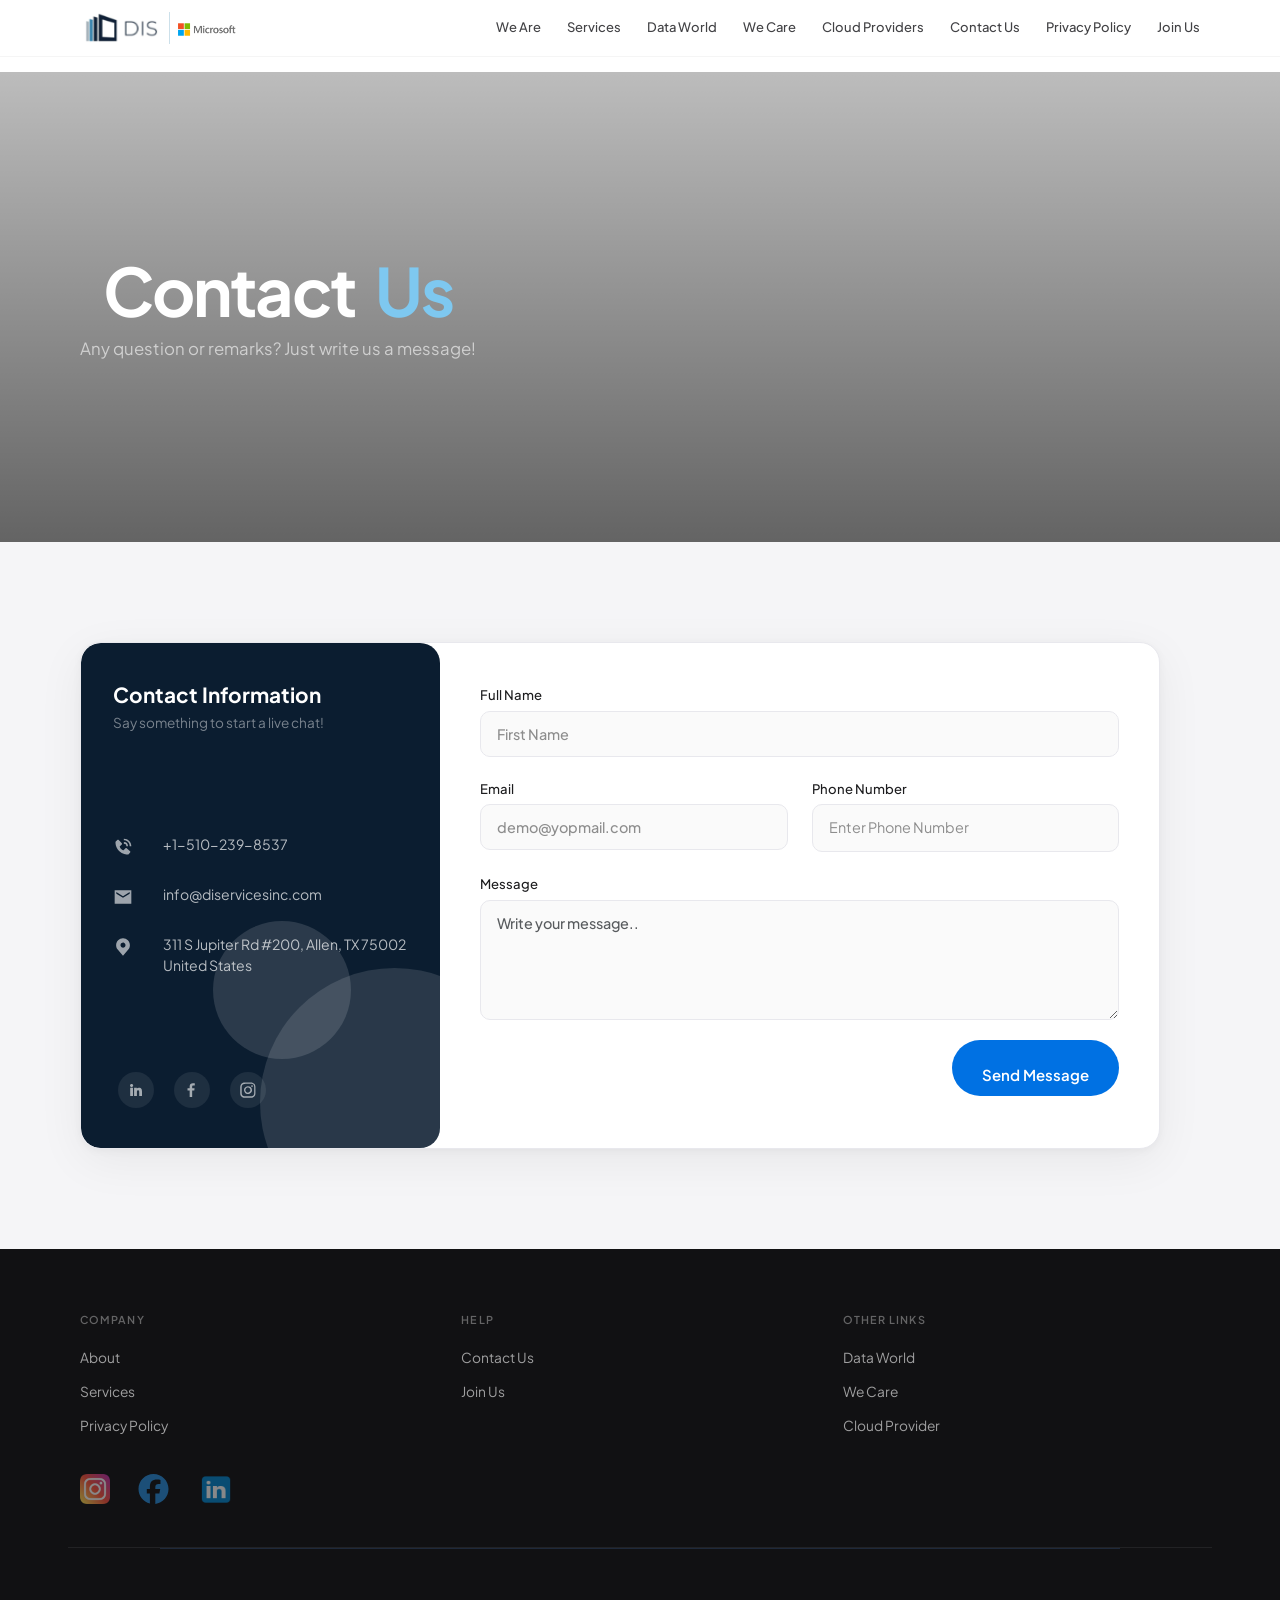
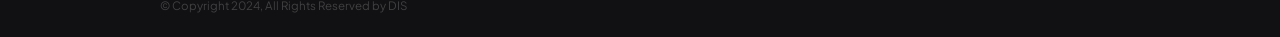
<file: contact-us.html>
<!doctype html>
<html lang="en">

<head>
	<meta charset="utf-8">
	<meta name="viewport" content="width=device-width, initial-scale=1">
	<title>Contact DIS Services Inc | Azure Cloud Consulting Experts | Get in Touch</title>

	<meta name="description" content="Contact DIS Services Inc for Microsoft Azure cloud consulting. Call +1-510-239-8537 or fill out our form. We are ready to help transform your data and cloud strategy.">
	<meta name="keywords" content="contact DIS Services, Azure consulting contact, cloud consulting inquiry, Microsoft partner contact, data integrity services phone, get in touch">
	<meta name="robots" content="index, follow">
	<meta name="author" content="DIS Services Inc">
	<meta name="publisher" content="Data Integrity Services Inc">
	<meta name="theme-color" content="#3482ad">
	<link rel="canonical" href="contact-us.html">

	<meta property="og:title" content="Contact DIS Services Inc | Azure Cloud Consulting Experts">
	<meta property="og:description" content="Contact DIS Services Inc for Microsoft Azure cloud consulting. Call +1-510-239-8537 or fill out our contact form.">
	<meta property="og:image" content="/web/images/mainlogo.svg">
	<meta property="og:url" content="/contact-us.html">
	<meta property="og:type" content="website">
	<meta property="og:site_name" content="DIS Services Inc">
	<meta property="og:locale" content="en_US">

	<meta name="twitter:card" content="summary_large_image">
	<meta name="twitter:title" content="Contact DIS Services Inc | Azure Cloud Consulting Experts">
	<meta name="twitter:description" content="Contact DIS Services Inc for Microsoft Azure cloud consulting. Call +1-510-239-8537 or fill out our contact form.">
	<meta name="twitter:image" content="/web/images/mainlogo.svg">

	<script type="application/ld+json">
	{
		"@context": "https://schema.org",
		"@type": "ContactPage",
		"name": "Contact DIS Services Inc",
		"description": "Get in touch with DIS Services Inc for Azure cloud consulting.",
		"url": "/contact-us.html",
		"mainEntity": {
			"@type": "Organization",
			"name": "DIS Services Inc",
			"telephone": "+1-510-239-8537",
			"url": "/",
			"sameAs": [
				"https://www.linkedin.com/company/data-integrity-services-us/",
				"https://www.facebook.com/profile.php?id=61556158206869",
				"https://www.instagram.com/dataintegrityservices/"
			]
		}
	}
	</script>
	<script type="application/ld+json">
	{
		"@context": "https://schema.org",
		"@type": "BreadcrumbList",
		"itemListElement": [
			{"@type": "ListItem", "position": 1, "name": "Home", "item": "/"},
			{"@type": "ListItem", "position": 2, "name": "Contact Us", "item": "/contact-us.html"}
		]
	}
	</script>

	<link rel="shortcut icon" href="web/images/favicon.ico" type="image/x-icon">
	<link rel="icon" href="web/images/favicon.ico" type="image/x-icon">

	<link rel="stylesheet" type="text/css" href="web/css/stylenew.css">
	<link href="https://fonts.googleapis.com/css2?family=Play:wght@400;700&display=swap" rel="stylesheet">
	<link href="https://cdn.jsdelivr.net/npm/bootstrap@5.3.2/dist/css/bootstrap.min.css" rel="stylesheet"
		integrity="sha384-T3c6CoIi6uLrA9TneNEoa7RxnatzjcDSCmG1MXxSR1GAsXEV/Dwwykc2MPK8M2HN" crossorigin="anonymous">
	<link rel="preconnect" href="https://fonts.googleapis.com">
	<link rel="preconnect" href="https://fonts.gstatic.com" crossorigin>
	<link
		href="https://fonts.googleapis.com/css2?family=IBM+Plex+Sans:wght@400;500;600&family=Inter:wght@100;200;300;400;500;600&family=Play:wght@400;700&family=Plus+Jakarta+Sans:wght@200;300;400;500;600;700&display=swap"
		rel="stylesheet">

	<style>
		html {
			scroll-behavior: smooth
		}

		* {
			-webkit-font-smoothing: antialiased;
			-moz-osx-font-smoothing: grayscale
		}

		body {
			background: #fff !important;
			overflow-x: hidden
		}

		body main div.headercls {
			position: fixed !important;
			top: 0 !important;
			left: 0 !important;
			right: 0 !important;
			z-index: 9000 !important;
			background: rgba(255, 255, 255, .88) !important;
			backdrop-filter: blur(20px) saturate(180%) !important;
			-webkit-backdrop-filter: blur(20px) saturate(180%) !important;
			border-bottom: none !important;
			box-shadow: 0 0 0 1px rgba(0, 0, 0, .04) !important;
			transition: all .35s ease !important;
			padding: 0 !important
		}

		body main div.headercls.scrolled {
			background: rgba(255, 255, 255, .96) !important;
			box-shadow: 0 0 0 1px rgba(0, 0, 0, .04), 0 2px 12px rgba(0, 0, 0, .04) !important
		}

		body>main {
			padding-top: 72px !important
		}

		body main .headercls .navbar {
			padding: 8px 0 !important;
			min-height: 56px !important
		}

		body main .headercls .navbar .container-fluid {
			max-width: 1200px !important;
			margin: 0 auto !important
		}

		body main .headercls #mainlogo {
			gap: 8px !important
		}

		body main .headercls #mainlogo img.logo1 {
			height: 30px !important;
			transition: opacity .2s !important
		}

		body main .headercls #mainlogo img.logo2 {
			height: 24px !important;
			transition: opacity .2s !important
		}

		body main .headercls #mainlogo span {
			height: 32px !important;
			background: rgba(52, 130, 173, .25) !important
		}

		body main .homenav .nav {
			gap: 2px !important
		}

		body main .homenav .nav .nav-item .nav-link {
			font-family: 'Plus Jakarta Sans', sans-serif !important;
			font-weight: 500 !important;
			font-size: 13px !important;
			color: #424245 !important;
			padding: 6px 12px !important;
			border-radius: 6px !important;
			transition: color .15s, background .15s !important;
			white-space: nowrap !important
		}

		body main .homenav .nav .nav-item .nav-link:hover {
			color: #1d1d1f !important;
			background: rgba(0, 0, 0, .04) !important
		}

		body main .headercls .navbar-toggler {
			border: none !important;
			padding: 4px 8px !important;
			box-shadow: none !important
		}

		body main .headercls .navbar-toggler:focus {
			box-shadow: none !important
		}

		.bannerslider {
			position: relative !important;
			margin-bottom: 0 !important;
			overflow: hidden !important;
			min-height: 50vh !important;
			display: flex !important;
			align-items: center !important
		}

		.bannerslider video {
			position: absolute !important;
			inset: 0 !important;
			width: 100% !important;
			height: 100% !important;
			object-fit: cover !important;
			filter: brightness(.42) !important;
			z-index: 0 !important
		}

		.bannerslider::after {
			content: '' !important;
			position: absolute !important;
			inset: 0 !important;
			background: linear-gradient(to bottom, rgba(0, 0, 0, .15) 0%, rgba(0, 0, 0, .55) 100%) !important;
			pointer-events: none !important;
			z-index: 1 !important
		}

		.bannerslider .captionheader {
			position: relative !important;
			z-index: 3 !important;
			padding: 0 !important;
			width: 100% !important;
			text-align: center !important
		}

		.bannerslider .captionheader h1 {
			font-family: 'Plus Jakarta Sans', sans-serif !important;
			font-size: clamp(2.4rem, 5.2vw, 4.2rem) !important;
			font-weight: 700 !important;
			line-height: 1.08 !important;
			letter-spacing: -.03em !important;
			color: #fff !important;
			margin-bottom: 12px !important
		}

		h1 span,
		.nohome h1 span,
		.captionheader h1 span,
		.captionheader.shadownone h1 span,
		.bannerslider .captionheader h1 span,
		.bannerslider.allbanner .captionheader h1 span {
			font-family: inherit !important;
			font-size: inherit !important;
			font-weight: inherit !important;
			line-height: inherit !important;
			letter-spacing: inherit !important;
			color: #7ec8f0 !important;
			-webkit-text-fill-color: #7ec8f0 !important;
			background: none !important;
			display: inline !important
		}

		.bannerslider .captionheader p {
			font-family: 'Plus Jakarta Sans', sans-serif !important;
			color: rgba(255, 255, 255, .6) !important;
			font-size: clamp(.88rem, 1.4vw, 1.05rem) !important;
			margin: 0 !important
		}

		.contactpart {
			padding: 100px 0 !important;
			background: #f5f5f7 !important
		}

		.contactpart .container {
			max-width: 1080px !important
		}

		.contactbond {
			background: #fff !important;
			border-radius: 20px !important;
			border: 1px solid #e8e8ed !important;
			padding: 0 !important;
			box-shadow: 0 2px 8px rgba(0, 0, 0, .04), 0 12px 48px rgba(0, 0, 0, .06) !important;
			overflow: hidden !important
		}

		.contactbond>.row {
			margin: 0 !important
		}

		.contactbond>.row>[class*="col-"] {
			padding: 0 !important
		}

		.contactblue {
			background: #0b1d30 !important;
			border-radius: 20px !important;
			padding: 40px 32px !important;
			height: 100% !important;
			display: flex !important;
			flex-direction: column !important;
			justify-content: space-between !important;
			margin: 0 !important
		}

		.contactblue .cpart h3 {
			font-family: 'Plus Jakarta Sans', sans-serif !important;
			font-weight: 700 !important;
			font-size: 1.3rem !important;
			color: #fff !important;
			margin-bottom: 6px !important
		}

		.contactblue .cpart>p {
			font-family: 'Plus Jakarta Sans', sans-serif !important;
			color: rgba(255, 255, 255, .45) !important;
			font-size: .85rem !important;
			margin-bottom: 32px !important
		}

		.contactblue .form-group {
			display: flex !important;
			align-items: flex-start !important;
			gap: 14px !important;
			margin-bottom: 24px !important
		}

		.contactblue .form-group span {
			flex-shrink: 0 !important;
			width: 24px !important;
			height: 24px !important;
			margin-top: 2px !important
		}

		.contactblue .form-group span svg {
			width: 20px !important;
			height: 20px !important;
			opacity: .6 !important
		}

		.contactblue .form-group label,
		.contactblue .form-group label a {
			font-family: 'Plus Jakarta Sans', sans-serif !important;
			color: rgba(255, 255, 255, .7) !important;
			font-size: .88rem !important;
			line-height: 1.5 !important;
			text-decoration: none !important;
			transition: color .15s !important
		}

		.contactblue .form-group label a:hover {
			color: #fff !important
		}

		.contactblue .fotsocial.contactsocial {
			list-style: none !important;
			padding: 0 !important;
			margin: 0 !important;
			display: flex !important;
			gap: 10px !important
		}

		.contactblue .fotsocial.contactsocial li a {
			display: flex !important;
			align-items: center !important;
			justify-content: center !important;
			width: 36px !important;
			height: 36px !important;
			border-radius: 50% !important;
			background: rgba(255, 255, 255, .08) !important;
			transition: background .2s !important
		}

		.contactblue .fotsocial.contactsocial li a:hover {
			background: rgba(255, 255, 255, .15) !important
		}

		.contactblue .fotsocial.contactsocial li a img {
			width: 16px !important;
			height: 16px !important;
			filter: brightness(0) invert(1) !important;
			opacity: .6 !important
		}

		.allcontactform {
			padding: 40px 40px 32px !important
		}

		.allcontactform label {
			font-family: 'Plus Jakarta Sans', sans-serif !important;
			font-weight: 500 !important;
			font-size: .82rem !important;
			color: #1d1d1f !important;
			margin-bottom: 6px !important
		}

		.allcontactform .form-control {
			font-family: 'Plus Jakarta Sans', sans-serif !important;
			border: 1px solid #e8e8ed !important;
			border-radius: 10px !important;
			padding: 12px 16px !important;
			font-size: .9rem !important;
			color: #1d1d1f !important;
			transition: border-color .2s !important;
			box-shadow: none !important;
			background: #fafafa !important
		}

		.allcontactform .form-control:focus {
			border-color: #0071e3 !important;
			box-shadow: 0 0 0 3px rgba(0, 113, 227, .1) !important;
			background: #fff !important
		}

		.allcontactform textarea.form-control {
			min-height: 120px !important;
			resize: vertical !important
		}

		.allcontactform .form-group {
			margin-bottom: 20px !important
		}

		.allcontactform .btnpart .btn-primary {
			font-family: 'Plus Jakarta Sans', sans-serif !important;
			background: #0071e3 !important;
			border: none !important;
			border-radius: 980px !important;
			padding: 14px 30px !important;
			font-weight: 600 !important;
			font-size: 15px !important;
			color: #fff !important;
			transition: background .2s !important;
			box-shadow: none !important
		}

		.allcontactform .btnpart .btn-primary:hover {
			background: #0077ed !important
		}

		body main footer.darkfooter,
		footer.darkfooter {
			background: #111113 !important;
			padding: 0 !important;
			overflow: hidden !important
		}

		footer.darkfooter>.container {
			padding-top: 64px !important;
			padding-bottom: 0 !important
		}

		footer.darkfooter>.container>.row {
			padding-bottom: 40px !important;
			border-bottom: 1px solid rgba(255, 255, 255, .07) !important
		}

		footer.darkfooter h6 {
			font-family: 'Plus Jakarta Sans', sans-serif !important;
			font-weight: 600 !important;
			font-size: .68rem !important;
			letter-spacing: .1em !important;
			text-transform: uppercase !important;
			color: rgba(255, 255, 255, .35) !important;
			margin-bottom: 20px !important
		}

		footer.darkfooter ul.fotnab {
			list-style: none !important;
			padding: 0 !important;
			margin: 0 !important
		}

		footer.darkfooter ul.fotnab li {
			margin-bottom: 10px !important
		}

		footer.darkfooter ul.fotnab li a {
			font-family: 'Plus Jakarta Sans', sans-serif !important;
			color: rgba(255, 255, 255, .6) !important;
			font-size: .86rem !important;
			text-decoration: none !important;
			transition: color .15s !important;
			font-weight: 400 !important
		}

		footer.darkfooter ul.fotnab li a:hover {
			color: #fff !important
		}

		footer.darkfooter div[style*="display:flex"] {
			gap: 16px !important;
			padding-top: 24px !important;
			align-items: center !important
		}

		footer.darkfooter a img {
			opacity: .5 !important;
			transition: opacity .15s !important;
			filter: none !important;
			vertical-align: middle !important
		}

		footer.darkfooter a:hover img {
			opacity: .85 !important;
			filter: none !important;
			transform: none !important
		}

		footer.darkfooter .fotcopy,
		.fotcopy {
			padding: 20px 0 !important;
			margin-top: 0 !important
		}

		footer.darkfooter .fotcopy p,
		.fotcopy p {
			font-family: 'Plus Jakarta Sans', sans-serif !important;
			color: rgba(255, 255, 255, .2) !important;
			font-size: .72rem !important;
			margin: 0 !important
		}

		.sr {
			opacity: 0;
			transform: translateY(48px);
			transition: opacity .8s cubic-bezier(.16, 1, .3, 1), transform .8s cubic-bezier(.16, 1, .3, 1)
		}

		.sr.v {
			opacity: 1 !important;
			transform: none !important
		}

		.sr-scale {
			transform: scale(.92);
			transform-origin: center
		}

		.sr-d1 {
			transition-delay: .08s
		}

		.sr-d2 {
			transition-delay: .16s
		}

		.sr-d3 {
			transition-delay: .24s
		}

		@media(max-width:992px) {
			body>main {
				padding-top: 66px !important
			}

			.contactpart {
				padding: 60px 0 !important
			}

			.allcontactform {
				padding: 32px 24px 24px !important
			}
		}

		@media(max-width:640px) {
			.bannerslider {
				min-height: 40vh !important
			}

			.bannerslider .captionheader h1 {
				font-size: 1.65rem !important;
				line-height: 1.15 !important
			}

			.contactpart {
				padding: 40px 0 !important
			}

			.contactbond {
				border-radius: 14px !important
			}

			.contactblue {
				border-radius: 14px 14px 0 0 !important;
				padding: 28px 20px !important
			}

			.allcontactform {
				padding: 24px 20px 20px !important
			}

			.homenav .nav .nav-item .nav-link {
				font-size: 13px !important;
				padding: 6px 10px !important
			}

			#mainlogo img.logo1 {
				height: 24px !important
			}

			#mainlogo img.logo2 {
				height: 18px !important
			}

			.darkfooter>.container {
				padding-top: 40px !important
			}
		}

		@media(max-width:400px) {
			.bannerslider .captionheader h1 {
				font-size: 1.35rem !important
			}

			.bannerslider {
				min-height: 35vh !important
			}
		}
	</style>
</head>

<body>
	<main>
		<div class="headercls">
			<div class="container">
				<div class="row">
					<nav class="navbar navbar-expand-lg homenav">
						<div class="container-fluid">
							<a href="/"
								class="d-flex align-items-center mb-3 mb-md-0 me-md-auto text-dark text-decoration-none">
								<div id="mainlogo" style="display:flex;align-items: center; gap: 10px;">
									<img class="logo1" src="web/images/mainlogo.svg" alt="DIS Services Inc Logo">
									<span style="width:1px; height:40px; background:#3482AD;"></span>
									<img class="logo2" src="web/images/micro.png" alt="Microsoft Partner">
								</div>
							</a>
							<button class="navbar-toggler" type="button" data-bs-toggle="collapse"
								data-bs-target="#navbarSupportedContent" aria-controls="navbarSupportedContent"
								aria-expanded="false" aria-label="Toggle navigation">
								<span class="navbar-toggler-icon"></span>
							</button>
							<div class="collapse navbar-collapse" id="navbarSupportedContent">
								<ul class="nav nav-pills d-flex align-items-center">
									<li class="nav-item"><a href="we-are.html" class="nav-link"
											aria-current="page">We Are</a></li>
									<li class="nav-item"><a href="our-services.html"
											class="nav-link">Services</a></li>
									<li class="nav-item"><a href="data-world.html"
											class="nav-link">Data World</a></li>
									<li class="nav-item"><a href="we-care.html"
											class="nav-link">We Care</a></li>
									<li class="nav-item"><a href="cloud-providers.html"
											class="nav-link">Cloud Providers</a></li>
									<li class="nav-item"><a href="contact-us.html"
											class="nav-link">Contact Us</a></li>
									<li class="nav-item"><a href="privacy-policy.html"
											class="nav-link">Privacy Policy</a></li>
									<li class="nav-item"><a href="join-us.html"
											class="nav-link">Join Us</a></li>
								</ul>
							</div>
						</div>
					</nav>
				</div>
			</div>
		</div>
		
		<div class="bannerslider allbanner">
			<div class="captionheader shadownone">
				<div class="container">
					<div class="row">
						<div class="col-lg-12">
							<h1>Contact <span>Us</span></h1>
							<p>Any question or remarks? Just write us a message!</p>
						</div>
					</div>
				</div>
			</div>
			<video width="100%" height="100%" autoplay muted loop>
				<source src="web/images/contact-vid.mp4" type="video/mp4">
			</video>
		</div>

		<section class="contactpart">
			<div class="container">
				<div class="contactbond">
					<div class="row">
						<div class="col-lg-4">
							<div class="contactblue">
								<div class="cpart">
									<h3>Contact Information</h3>
									<p>Say something to start a live chat!</p>
								</div>
								<div class="cpart">
									<div class="form-group">
										<span>
											<svg xmlns="http://www.w3.org/2000/svg" width="24" height="24"
												viewBox="0 0 24 24" fill="none">
												<path
													d="M20 10.999H22C22 5.869 18.127 2 12.99 2V4C17.052 4 20 6.943 20 10.999Z"
													fill="white" />
												<path
													d="M13 7.99999C15.103 7.99999 16 8.89699 16 11H18C18 7.77499 16.225 5.99999 13 5.99999V7.99999ZM16.422 13.443C16.2299 13.2683 15.9774 13.1752 15.7178 13.1832C15.4583 13.1912 15.212 13.2998 15.031 13.486L12.638 15.947C12.062 15.837 10.904 15.476 9.71204 14.287C8.52004 13.094 8.15904 11.933 8.05204 11.361L10.511 8.96699C10.6975 8.78612 10.8062 8.53982 10.8142 8.2802C10.8222 8.02059 10.7289 7.76804 10.554 7.57599L6.85904 3.51299C6.68408 3.32035 6.44092 3.2035 6.18119 3.18725C5.92146 3.17101 5.66564 3.25665 5.46804 3.42599L3.29804 5.28699C3.12515 5.46051 3.02196 5.69145 3.00804 5.93599C2.99304 6.18599 2.70704 12.108 7.29904 16.702C11.305 20.707 16.323 21 17.705 21C17.907 21 18.031 20.994 18.064 20.992C18.3086 20.9783 18.5394 20.8747 18.712 20.701L20.572 18.53C20.7415 18.3325 20.8273 18.0768 20.8113 17.817C20.7952 17.5573 20.6785 17.3141 20.486 17.139L16.422 13.443Z"
													fill="white" />
											</svg>
										</span>
										<label><a href="tel:+1-510-239-8537">+1-510-239-8537</a></label>
									</div>
									<div class="form-group">
										<span>
											<svg xmlns="http://www.w3.org/2000/svg" width="24" height="24"
												viewBox="0 0 24 24" fill="none">
												<path d="M22 4H2V20H22V4ZM20 8L12 13L4 8V6L12 11L20 6V8Z"
													fill="white" />
											</svg>
										</span>
										<label><a
												href="mailto:info@diservicesinc.com">info@diservicesinc.com</a></label>
									</div>
									<div class="form-group">
										<span>
											<svg xmlns="http://www.w3.org/2000/svg" width="24" height="24"
												viewBox="0 0 24 24" fill="none">
												<path
													d="M12 1.5C9.81276 1.50258 7.71584 2.3726 6.16923 3.91922C4.62261 5.46584 3.75259 7.56276 3.75001 9.75C3.74739 11.5374 4.33124 13.2763 5.41201 14.7C5.41201 14.7 5.63701 14.9963 5.67376 15.039L12 22.5L18.3293 15.0353C18.3623 14.9955 18.588 14.7 18.588 14.7L18.5888 14.6978C19.669 13.2747 20.2526 11.5366 20.25 9.75C20.2474 7.56276 19.3774 5.46584 17.8308 3.91922C16.2842 2.3726 14.1873 1.50258 12 1.5ZM12 12.75C11.4067 12.75 10.8266 12.5741 10.3333 12.2444C9.83995 11.9148 9.45543 11.4462 9.22837 10.8981C9.00131 10.3499 8.9419 9.74667 9.05765 9.16473C9.17341 8.58279 9.45913 8.04824 9.87869 7.62868C10.2982 7.20912 10.8328 6.9234 11.4147 6.80764C11.9967 6.69189 12.5999 6.7513 13.1481 6.97836C13.6962 7.20542 14.1648 7.58994 14.4944 8.08329C14.8241 8.57664 15 9.15666 15 9.75C14.999 10.5453 14.6826 11.3078 14.1202 11.8702C13.5578 12.4326 12.7954 12.749 12 12.75Z"
													fill="white" />
											</svg>
										</span>
										<label>311 S Jupiter Rd #200, Allen, TX 75002 United States</label>
									</div>
								</div>
								<div class="cpart">
									<ul class="fotsocial contactsocial">
										<li><a href="https://www.linkedin.com/company/data-integrity-services-us/"><img
													style="padding:2px;"
													src="web/images/lk.svg" alt="LinkedIn"></a></li>
										<li><a href="https://www.facebook.com/profile.php?id=61556158206869"><img
													src="web/images/facebook-icon.svg" alt="Facebook"></a>
										</li>
										<li><a href="https://www.instagram.com/dataintegrityservices/"><img
													src="web/images/instagram-icon.svg" alt="Instagram"></a>
										</li>
									</ul>
								</div>
							</div>
						</div>
						<div class="col-lg-8">
							<form action="contact/store" method="post">
								<input type="hidden" name="_token"
									value="HenhIg0LgwK2ntNGFVxBmGrJD8kI7KetKtsiA8Mr" autocomplete="off">
								<div class="allcontactform">
									<div class="row">
										<div class="col-lg-12">
											<div class="form-group">
												<label>Full Name</label>
												<input type="text" name="full_name" placeholder="First Name"
													class="form-control" value="" required>
											</div>
											</div>
										</div>
										<div class="row">
											<div class="col-lg-6">
												<div class="form-group">
													<label>Email</label>
													<input type="email" name="email"
													placeholder="demo@yopmail.com" class="form-control"
													value="" required>
											</div>
												</div>
												<div class="col-lg-6">
													<div class="form-group">
														<label>Phone Number</label>
														<input type="number" name="phone_number" min="0"
													placeholder="Enter Phone Number" class="form-control"
													value="" required>
											</div>
													</div>
												</div>
												<div class="row">
													<div class="col-lg-12">
														<div class="form-group">
															<label>Message</label>
															<textarea class="form-control" name="message"
													placeholder="Write your message.."
													required></textarea>
														</div>
													</div>
												</div>
												<div class="row">
													<div class="col-lg-12">
														<div class="form-group btnpart">
															<input type="submit" name="" value="Send Message"
													class="btn btn-primary">
											</div>
														</div>
													</div>
												</div>
							</form>
						</div>
					</div>
				</div>
			</div>
		</section>

		<footer class="darkfooter">
			<div class="container">
				<div class="row">
					<div class="col-lg-4 col-md-4 col-sm-6 col-6">
						<h6>Company</h6>
						<ul class="fotnab">
							<li><a href="https://thedecap.github.io/index.html">About</a></li>
							<li><a href="https://thedecap.github.io/our-services.html">Services</a></li>
							<li><a href="https://thedecap.github.io/privacy-policy.html">Privacy Policy</a></li>
						</ul>
					</div>
					<div class="col-lg-4 col-md-4 col-sm-6 col-6">
						<h6>Help</h6>
						<ul class="fotnab">
							<li><a href="https://thedecap.github.io/contact-us.html">Contact Us</a></li>
							<li><a href="https://thedecap.github.io/join-us.html">Join Us</a></li>
						</ul>
					</div>
					<div class="col-lg-4 col-md-4 col-sm-6 col-6">
						<h6>Other Links</h6>
						<ul class="fotnab">
							<li><a href="https://thedecap.github.io/data-world.html">Data World</a></li>
							<li><a href="https://thedecap.github.io/we-care.html">We Care</a></li>
							<li><a href="https://thedecap.github.io/cloud-providers.html">Cloud Provider</a></li>
						</ul>
					</div>
					<div style="display:flex">
						<a href="https://www.instagram.com/dataintegrityservices/">
							<img style="width:30px; height:30px"
								src="web/images/insta.png" alt="Instagram">
						</a>
							<a href="https://www.facebook.com/profile.php?id=61556158206869">
								<img style="width:55px; height:30px"
								src="web/images/fb.svg" alt="Facebook">
						</a>
								<a href="https://www.linkedin.com/company/data-integrity-services-us/">
									<img style="width:38px; height:35px"
								src="web/images/linked-in.png" alt="LinkedIn">
						</a>
					</div>
				</div>
				<div class="container fotcopy" style="margin-top: 10px;">
					<div class="row">
						<div class="col-lg-6 col-md-6 col-sm-12 col-12">
							<p>&copy; Copyright 2024, All Rights Reserved by DIS</p>
						</div>
						<div class="col-lg-6 col-md-6 col-sm-12 col-12">
						</div>
					</div>
				</div>
			</div>
		</footer>

	</main>
	<script src="https://cdn.jsdelivr.net/npm/bootstrap@5.3.2/dist/js/bootstrap.bundle.min.js"
		integrity="sha384-C6RzsynM9kWDrMNeT87bh95OGNyZPhcTNXj1NW7RuBCsyN/o0jlpcV8Qyq46cDfL" crossorigin="anonymous">
	</script>
	<script>
		window.addEventListener('scroll', function () {
			var h = document.querySelector('.headercls');
			if (h) h.classList.toggle('scrolled', window.scrollY > 20);
		}, { passive: true });

		document.addEventListener('DOMContentLoaded', function () {
			var bh = document.querySelector('.bannerslider .captionheader h1');
			if (bh) { bh.classList.add('sr') }
			var bp = document.querySelector('.bannerslider .captionheader p');
			if (bp) { bp.classList.add('sr', 'sr-d1') }

			var cb = document.querySelector('.contactbond');
			if (cb) { cb.classList.add('sr', 'sr-scale') }

			document.querySelectorAll('.darkfooter .col-lg-4,.darkfooter .col-md-4').forEach(function (el, i) {
				el.classList.add('sr');
				el.classList.add('sr-d' + (i + 1));
			});

			var o = new IntersectionObserver(function (entries) {
				entries.forEach(function (e) {
					if (e.isIntersecting) { e.target.classList.add('v'); o.unobserve(e.target) }
				});
			}, { threshold: 0.08, rootMargin: '0px 0px -50px 0px' });
			document.querySelectorAll('.sr').forEach(function (el) { o.observe(el) });
		});

		setTimeout(function () {
			var alertElement = document.querySelector('.alert');
			if (alertElement) { alertElement.style.display = 'none'; }
		}, 4000);
	</script>
</body>

</html>
</file>
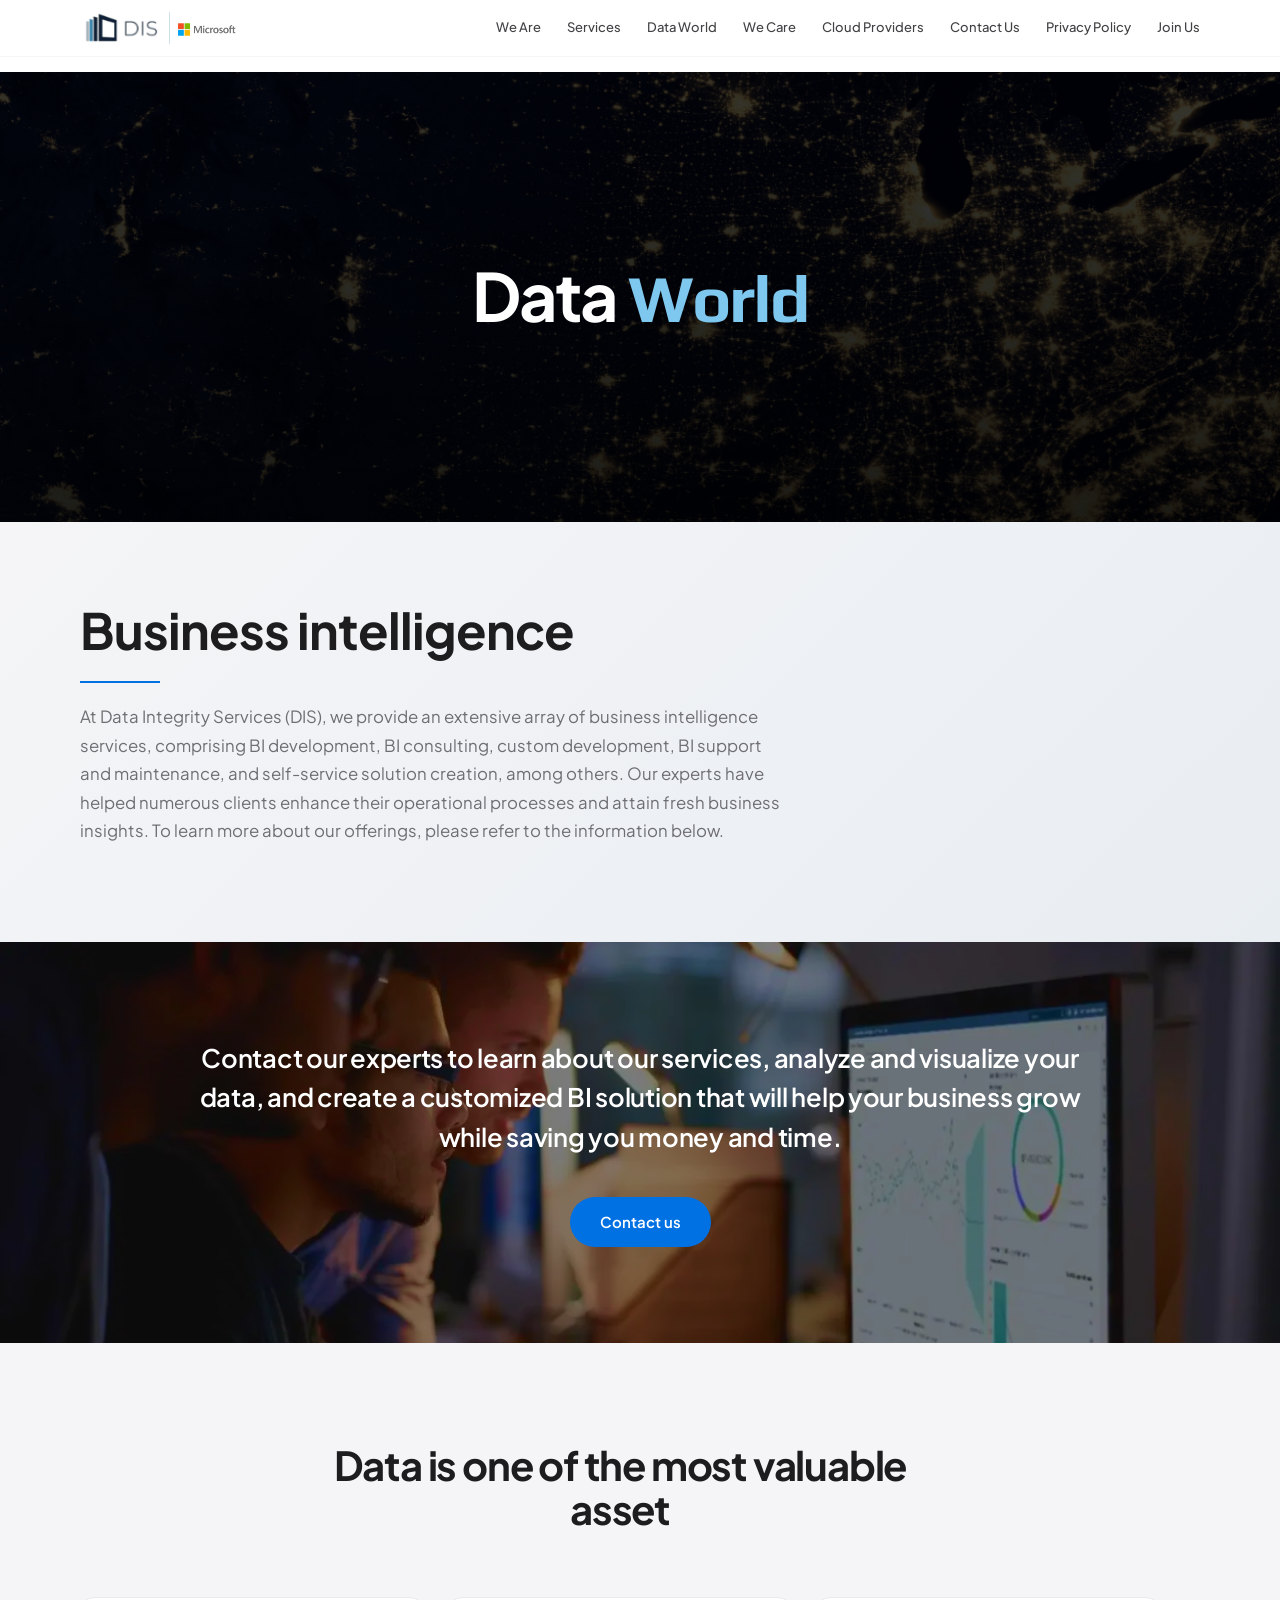
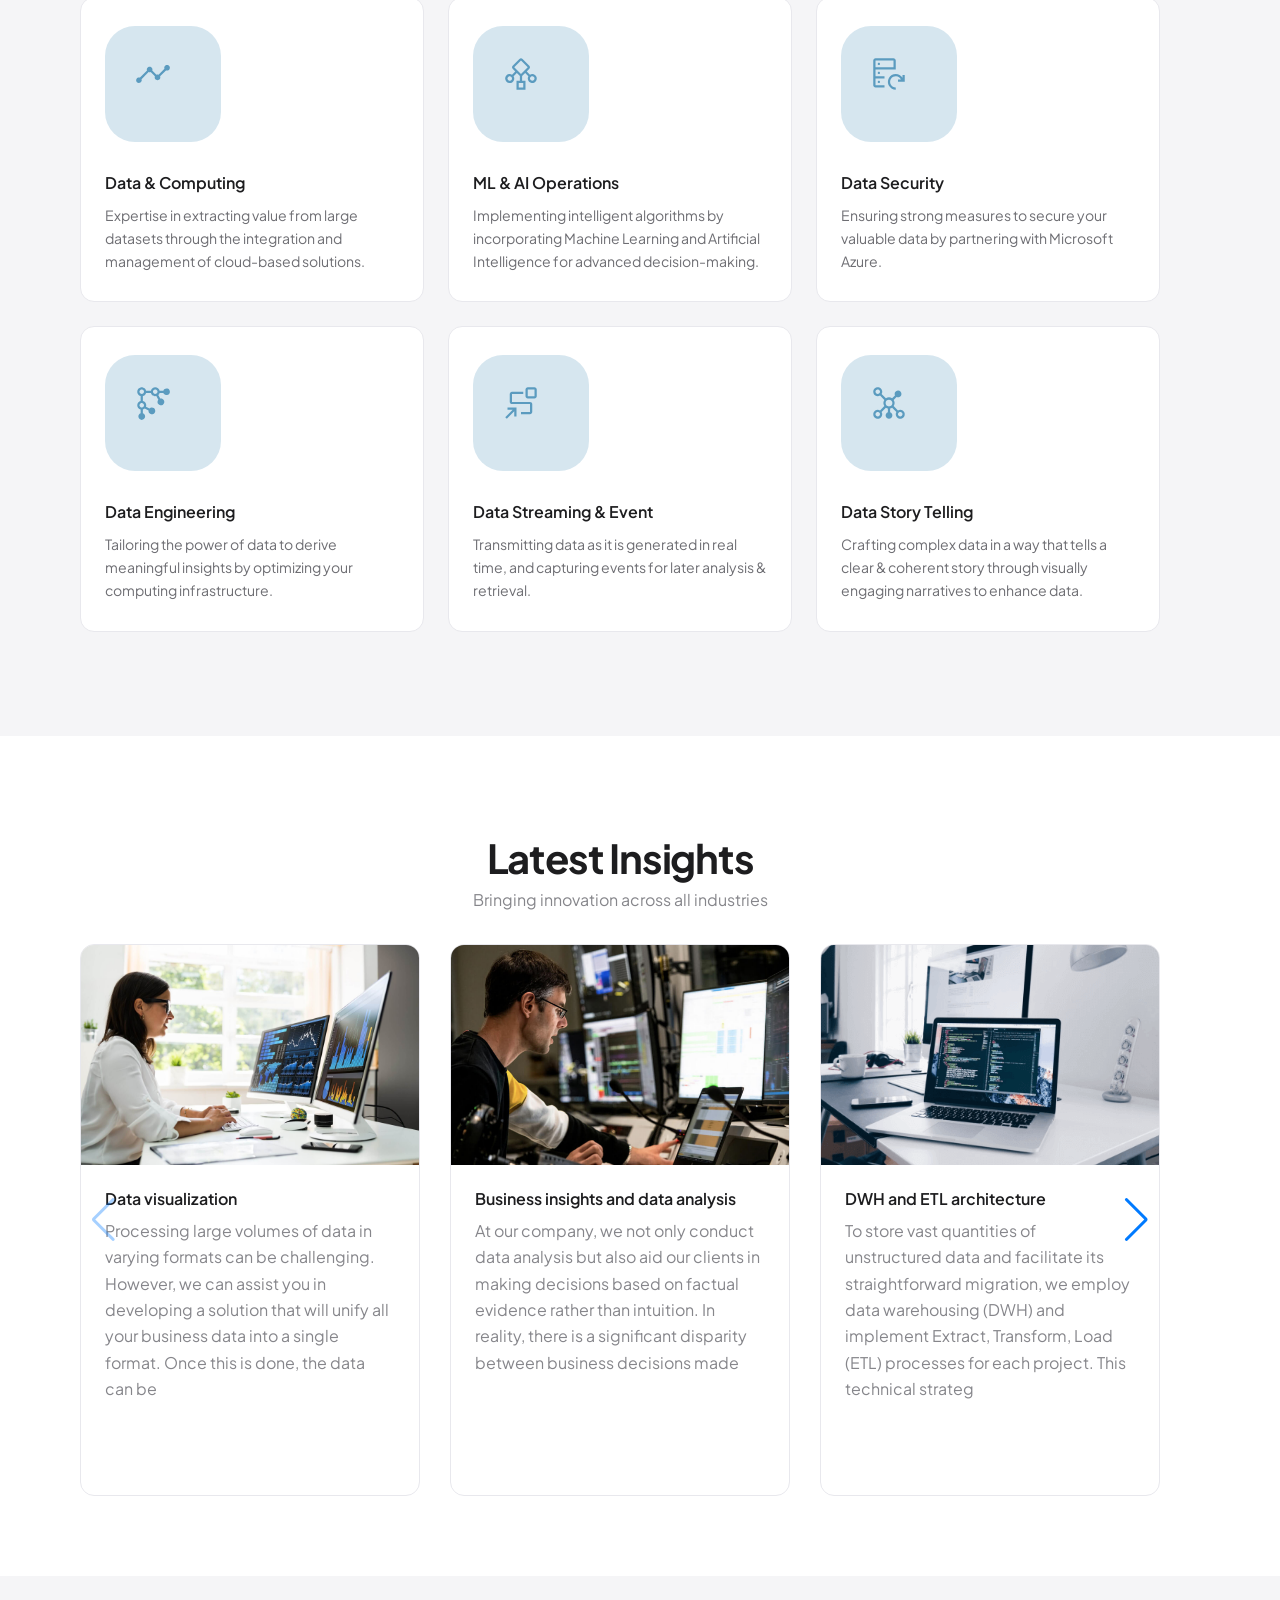
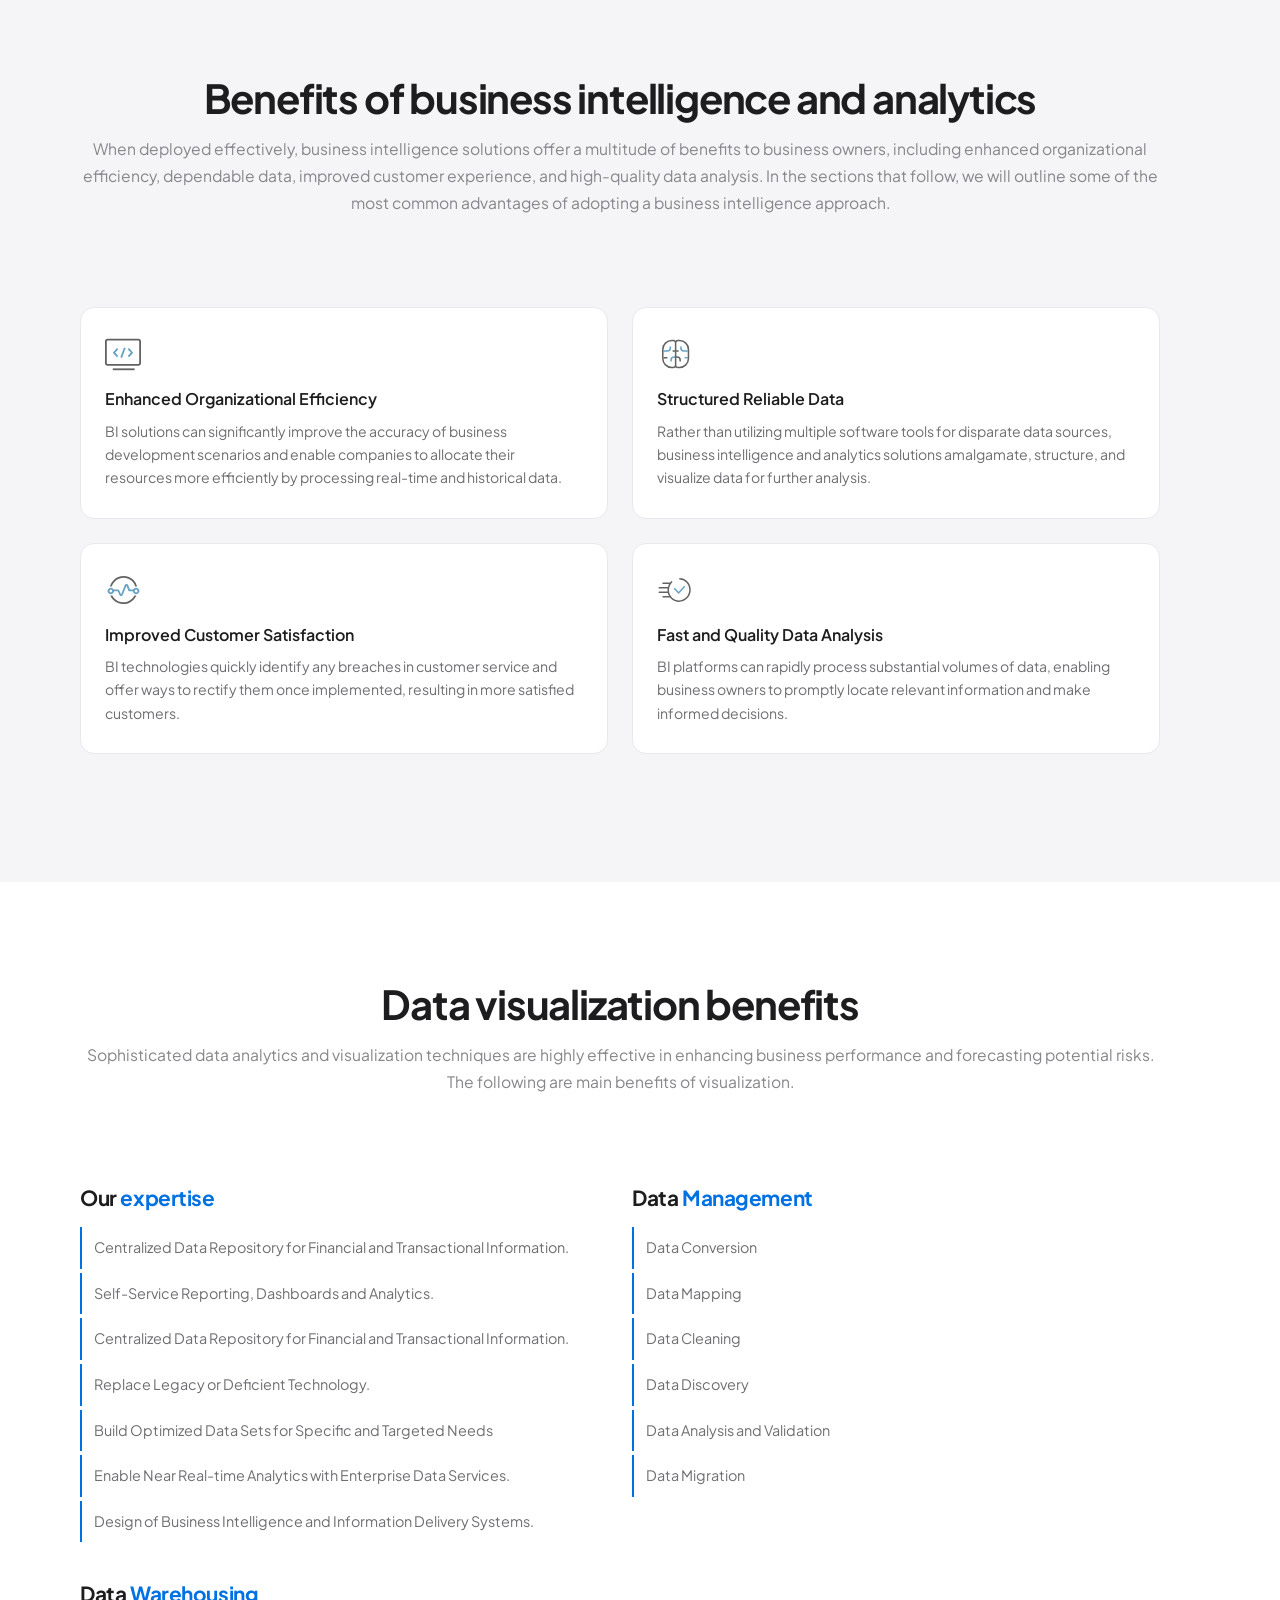
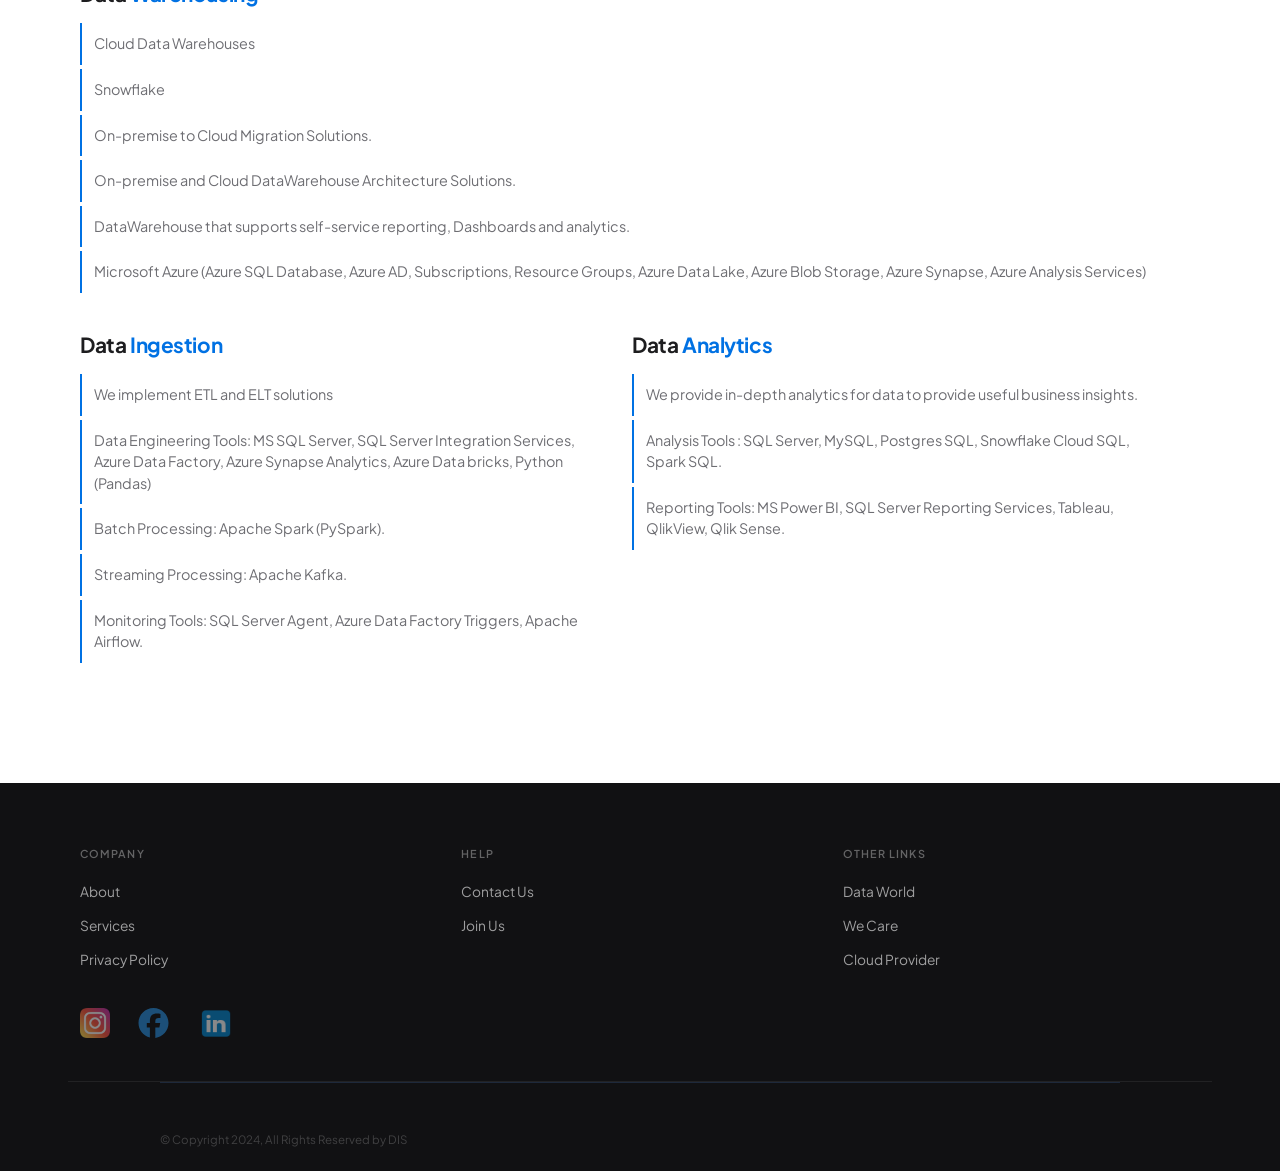
<file: data-world.html>
<!doctype html>
<html lang="en">

<head>
	<meta charset="utf-8">
	<meta name="viewport" content="width=device-width, initial-scale=1">
	<title>Data World | BI, Data Engineering, AI Ops & Analytics | DIS Services Inc</title>

	<meta name="description" content="Discover DIS Services Inc's data expertise: business intelligence, data engineering, ML & AI operations, data security, streaming, and storytelling on Microsoft Azure.">
	<meta name="keywords" content="business intelligence, data engineering, AI operations, ML ops, data security, data streaming, data analytics, data storytelling, Azure data services">
	<meta name="robots" content="index, follow">
	<meta name="author" content="DIS Services Inc">
	<meta name="publisher" content="Data Integrity Services Inc">
	<meta name="theme-color" content="#3482ad">
	<link rel="canonical" href="data-world.html">

	<meta property="og:title" content="Data World | BI, Data Engineering, AI Ops & Analytics | DIS Services Inc">
	<meta property="og:description" content="Discover DIS Services Inc's data expertise: BI, data engineering, ML & AI operations, data security, streaming, and storytelling.">
	<meta property="og:image" content="/web/images/mainlogo.svg">
	<meta property="og:url" content="/data-world.html">
	<meta property="og:type" content="website">
	<meta property="og:site_name" content="DIS Services Inc">
	<meta property="og:locale" content="en_US">

	<meta name="twitter:card" content="summary_large_image">
	<meta name="twitter:title" content="Data World | BI, Data Engineering, AI Ops & Analytics | DIS Services Inc">
	<meta name="twitter:description" content="Discover DIS Services Inc's data expertise: BI, data engineering, ML & AI operations, data security, streaming, and storytelling.">
	<meta name="twitter:image" content="/web/images/mainlogo.svg">

	<script type="application/ld+json">
	{
		"@context": "https://schema.org",
		"@type": "WebPage",
		"name": "Data World",
		"description": "DIS Services Inc's comprehensive data services: BI, data engineering, ML & AI operations, data security, streaming, and storytelling.",
		"url": "/data-world.html",
		"publisher": {"@type": "Organization", "name": "DIS Services Inc", "url": "/"}
	}
	</script>
	<script type="application/ld+json">
	{
		"@context": "https://schema.org",
		"@type": "BreadcrumbList",
		"itemListElement": [
			{"@type": "ListItem", "position": 1, "name": "Home", "item": "/"},
			{"@type": "ListItem", "position": 2, "name": "Data World", "item": "/data-world.html"}
		]
	}
	</script>

	<link rel="shortcut icon" href="web/images/favicon.ico" type="image/x-icon">
	<link rel="icon" href="web/images/favicon.ico" type="image/x-icon">

	<link rel="stylesheet" href="https://cdn.jsdelivr.net/npm/swiper@11/swiper-bundle.min.css" />
	<link rel="stylesheet" type="text/css" href="web/css/stylenew.css">

	<link href="https://fonts.googleapis.com/css2?family=Play:wght@400;700&display=swap" rel="stylesheet">
	<link href="https://cdn.jsdelivr.net/npm/bootstrap@5.3.2/dist/css/bootstrap.min.css" rel="stylesheet"
		integrity="sha384-T3c6CoIi6uLrA9TneNEoa7RxnatzjcDSCmG1MXxSR1GAsXEV/Dwwykc2MPK8M2HN" crossorigin="anonymous">
	<link rel="preconnect" href="https://fonts.googleapis.com">
	<link rel="preconnect" href="https://fonts.gstatic.com" crossorigin>
	<link
		href="https://fonts.googleapis.com/css2?family=IBM+Plex+Sans:wght@400;500;600&family=Inter:wght@100;200;300;400;500;600&family=Play:wght@400;700&family=Plus+Jakarta+Sans:wght@200;300;400;500;600;700&display=swap"
		rel="stylesheet">
	<link rel="preconnect" href="https://fonts.googleapis.com">
	<link rel="preconnect" href="https://fonts.gstatic.com" crossorigin>
	<link href="https://fonts.googleapis.com/css2?family=Style+Script&display=swap" rel="stylesheet">
	<link rel="stylesheet" href="web/css/owl.carousel.min.css">
	<script src="web/js/jquery.min.js"></script>

	<script src="web/js/owl.carousel.min.js"></script>

	<style>
		html {
			scroll-behavior: smooth
		}

		* {
			-webkit-font-smoothing: antialiased;
			-moz-osx-font-smoothing: grayscale
		}

		body {
			background: #fff !important;
			overflow-x: hidden
		}

		body main div.headercls {
			position: fixed !important;
			top: 0 !important;
			left: 0 !important;
			right: 0 !important;
			z-index: 9000 !important;
			background: rgba(255, 255, 255, .88) !important;
			backdrop-filter: blur(20px) saturate(180%) !important;
			-webkit-backdrop-filter: blur(20px) saturate(180%) !important;
			border-bottom: none !important;
			box-shadow: 0 0 0 1px rgba(0, 0, 0, .04) !important;
			transition: all .35s ease !important;
			padding: 0 !important
		}

		body main div.headercls.scrolled {
			background: rgba(255, 255, 255, .96) !important;
			box-shadow: 0 0 0 1px rgba(0, 0, 0, .04), 0 2px 12px rgba(0, 0, 0, .04) !important
		}

		body>main {
			padding-top: 72px !important
		}

		body main .headercls .navbar {
			padding: 8px 0 !important;
			min-height: 56px !important
		}

		body main .headercls .navbar .container-fluid {
			max-width: 1200px !important;
			margin: 0 auto !important
		}

		body main .headercls #mainlogo {
			gap: 8px !important
		}

		body main .headercls #mainlogo img.logo1 {
			height: 30px !important;
			transition: opacity .2s !important
		}

		body main .headercls #mainlogo img.logo2 {
			height: 24px !important;
			transition: opacity .2s !important
		}

		body main .headercls #mainlogo span {
			height: 32px !important;
			background: rgba(52, 130, 173, .25) !important
		}

		body main .homenav .nav {
			gap: 2px !important
		}

		body main .homenav .nav .nav-item .nav-link {
			font-family: 'Plus Jakarta Sans', sans-serif !important;
			font-weight: 500 !important;
			font-size: 13px !important;
			color: #424245 !important;
			padding: 6px 12px !important;
			border-radius: 6px !important;
			transition: color .15s, background .15s !important;
			white-space: nowrap !important
		}

		body main .homenav .nav .nav-item .nav-link:hover {
			color: #1d1d1f !important;
			background: rgba(0, 0, 0, .04) !important
		}

		body main .headercls .navbar-toggler {
			border: none !important;
			padding: 4px 8px !important;
			box-shadow: none !important
		}

		body main .headercls .navbar-toggler:focus {
			box-shadow: none !important
		}

		.bannerslider.oneuspage {
			position: relative !important;
			margin-bottom: 0 !important;
			overflow: hidden !important;
			min-height: 50vh !important
		}

		.bannerslider.oneuspage>img {
			position: absolute !important;
			inset: 0 !important;
			width: 100% !important;
			height: 100% !important;
			object-fit: cover !important;
			filter: brightness(.42) !important;
			z-index: 0 !important
		}

		.bannerslider.oneuspage::after {
			content: '' !important;
			position: absolute !important;
			inset: 0 !important;
			background: linear-gradient(to bottom, rgba(0, 0, 0, .15) 0%, rgba(0, 0, 0, .55) 100%) !important;
			pointer-events: none !important;
			z-index: 1 !important
		}

		.bannerslider .captionheader.shadownone.lefttextcap.nohome {
			position: absolute !important;
			top: 0 !important;
			left: 0 !important;
			right: 0 !important;
			bottom: 0 !important;
			display: flex !important;
			align-items: center !important;
			justify-content: center !important;
			z-index: 2 !important;
			height: 100% !important;
			padding: 0 !important;
			margin: 0 !important
		}

		.bannerslider .captionheader.shadownone .container {
			display: flex !important;
			align-items: center !important;
			justify-content: center !important;
			height: auto !important
		}

		.bannerslider .captionheader h1 {
			font-family: 'Plus Jakarta Sans', sans-serif !important;
			font-size: clamp(2.4rem, 5.2vw, 4.2rem) !important;
			font-weight: 700 !important;
			line-height: 1.08 !important;
			letter-spacing: -.03em !important;
			color: #fff !important;
			white-space: nowrap !important
		}

		h1 span,
		.nohome h1 span,
		.captionheader h1 span,
		.captionheader.lefttextcap h1 span,
		.captionheader.shadownone.lefttextcap.nohome h1 span,
		.bannerslider .captionheader h1 span,
		.bannerslider.oneuspage .captionheader h1 span {
			font-size: inherit !important;
			font-weight: inherit !important;
			line-height: inherit !important;
			letter-spacing: inherit !important;
			color: #7ec8f0 !important;
			-webkit-text-fill-color: #7ec8f0 !important;
			background: none !important;
			display: inline !important
		}

		.hero.services--hero {
			padding: 80px 0 !important;
			min-height: auto !important;
			background: linear-gradient(135deg, #f5f5f7 0%, #e8edf2 100%) !important;
			animation: none !important;
			flex-direction: column !important
		}

		.hero.services--hero .container {
			max-width: 1080px !important
		}

		.hero__content {
			display: flex !important;
			justify-content: flex-start !important;
			align-items: center !important;
			flex-direction: row !important;
			height: 100% !important
		}

		.hero__info {
			display: flex !important;
			justify-content: space-between !important;
			align-items: flex-start !important;
			flex-direction: column !important
		}

		h3.mainheadingtext,
		.mainheadingtext {
			font-family: 'Plus Jakarta Sans', sans-serif !important;
			font-weight: 700 !important;
			letter-spacing: -.02em !important;
			color: #1d1d1f !important
		}

		.hero__info hr {
			background: #0071e3 !important;
			color: #0071e3 !important;
			height: 2px !important;
			width: 80px !important;
			opacity: 1 !important;
			margin-bottom: 20px !important;
			border: none !important
		}

		.hero__description {
			font-family: 'Plus Jakarta Sans', sans-serif !important;
			color: #6e6e73 !important;
			font-size: clamp(.92rem, 1.5vw, 1.05rem) !important;
			line-height: 1.7 !important;
			max-width: 700px !important
		}

		.contact__us {
			background-color: rgba(20, 20, 20, .56) !important;
			background-blend-mode: color !important;
			background-size: cover !important;
			padding: 96px 0 !important;
			overflow: hidden !important
		}

		.contact__us.data--analytic {
			background-image: url(web/images/data-analytic.webp) !important
		}

		.contact__us-content {
			display: flex !important;
			justify-content: center !important;
			align-items: center !important;
			flex-direction: column !important;
			text-align: center !important
		}

		.contact__us-title {
			font-family: 'Plus Jakarta Sans', sans-serif !important;
			font-weight: 600 !important;
			font-size: clamp(1.1rem, 2.2vw, 1.6rem) !important;
			color: #fff !important;
			line-height: 1.55 !important;
			letter-spacing: -.01em !important;
			margin-bottom: 40px !important;
			max-width: 900px !important;
			margin-inline: auto !important
		}

		.contact__us-button {
			font-family: 'Plus Jakarta Sans', sans-serif !important;
			background: #0071e3 !important;
			border: none !important;
			border-radius: 980px !important;
			padding: 14px 30px !important;
			font-weight: 600 !important;
			font-size: 15px !important;
			color: #fff !important;
			text-decoration: none !important;
			transition: background .2s !important;
			display: inline-flex !important;
			align-items: center !important;
			justify-content: center !important
		}

		.contact__us-button:hover {
			background: #0077ed !important;
			color: #fff !important
		}

		.dataworldpart {
			padding: 100px 0 80px !important;
			background: #f5f5f7 !important
		}

		.dataworldpart .container {
			max-width: 1080px !important
		}

		.dataworldpart h4.mainheadingtext {
			font-family: 'Plus Jakarta Sans', sans-serif !important;
			font-size: clamp(1.8rem, 3.2vw, 2.5rem) !important;
			font-weight: 700 !important;
			letter-spacing: -.03em !important;
			color: #1d1d1f !important;
			margin-bottom: 16px !important
		}

		.joinusbox {
			background: #fff !important;
			border-radius: 14px !important;
			border: 1px solid #e8e8ed !important;
			padding: 28px 24px !important;
			box-shadow: none !important;
			transition: border-color .25s, box-shadow .35s ease, transform .35s ease !important
		}

		.joinusbox:hover {
			transform: translateY(-3px) !important;
			border-color: #d2d2d7 !important;
			box-shadow: 0 4px 12px rgba(0, 0, 0, .04), 0 12px 32px rgba(0, 0, 0, .05) !important
		}

		.joinusbox .iconjoin {
			height: 36px !important;
			margin-bottom: 16px !important;
			opacity: .75 !important
		}

		.joinusbox h3 {
			font-family: 'Plus Jakarta Sans', sans-serif !important;
			font-weight: 600 !important;
			font-size: 1rem !important;
			color: #1d1d1f !important;
			margin-bottom: 10px !important;
			line-height: 1.35 !important
		}

		.joinusbox p {
			font-family: 'Plus Jakarta Sans', sans-serif !important;
			color: #6e6e73 !important;
			font-size: .88rem !important;
			line-height: 1.65 !important;
			margin: 0 !important
		}

		.buildfaster {
			padding: 100px 0 80px !important;
			background: #fff !important
		}

		.buildfaster .container {
			max-width: 1080px !important
		}

		.buildfaster .wemake {
			font-family: 'Plus Jakarta Sans', sans-serif !important;
			font-size: clamp(1.8rem, 3.2vw, 2.5rem) !important;
			font-weight: 700 !important;
			letter-spacing: -.03em !important;
			color: #1d1d1f !important;
			margin-bottom: 8px !important
		}

		.buildfaster p {
			font-family: 'Plus Jakarta Sans', sans-serif !important;
			color: #86868b !important;
			font-size: 1rem !important
		}

		.services__card {
			border: 1px solid #e8e8ed !important;
			border-radius: 14px !important;
			overflow: hidden !important;
			background: #fff !important;
			box-shadow: none !important;
			transition: border-color .25s, box-shadow .35s ease, transform .35s ease !important;
			display: flex !important;
			flex-direction: column !important;
			height: 100% !important
		}

		.services__card:hover {
			transform: translateY(-3px) !important;
			border-color: #d2d2d7 !important;
			box-shadow: 0 4px 12px rgba(0, 0, 0, .04), 0 12px 32px rgba(0, 0, 0, .05) !important
		}

		.services__card-imgbox {
			width: 100% !important;
			height: 220px !important;
			overflow: hidden !important;
			position: relative !important
		}

		.services__card-imgbox img {
			width: 100% !important;
			height: 100% !important;
			object-fit: cover !important;
			display: block !important;
			position: absolute !important;
			top: 0 !important;
			left: 0 !important;
			transition: transform .6s cubic-bezier(.25, .1, .25, 1) !important
		}

		.services__card:hover .services__card-imgbox img {
			transform: scale(1.03) !important
		}

		.services__card-info {
			padding: 24px !important;
			flex: 1 !important;
			display: flex !important;
			flex-direction: column !important
		}

		.services__card-title {
			font-family: 'Plus Jakarta Sans', sans-serif !important;
			font-weight: 600 !important;
			font-size: 1rem !important;
			color: #1d1d1f !important;
			margin-bottom: 10px !important
		}

		.services__card-description {
			font-family: 'Plus Jakarta Sans', sans-serif !important;
			color: #6e6e73 !important;
			font-size: .88rem !important;
			line-height: 1.65 !important;
			padding-bottom: 0 !important;
			flex: 1 !important
		}

		.swiper-wrapper {
			align-items: stretch !important
		}

		.swiper-slide {
			height: auto !important
		}

		#databenifits {
			padding: 100px 0 80px !important;
			background: #f5f5f7 !important
		}

		#databenifits .container {
			max-width: 1080px !important
		}

		#databenifits h4.mainheadingtext {
			font-family: 'Plus Jakarta Sans', sans-serif !important;
			font-size: clamp(1.8rem, 3.2vw, 2.5rem) !important;
			font-weight: 700 !important;
			letter-spacing: -.03em !important;
			color: #1d1d1f !important;
			margin-bottom: 16px !important
		}

		.headp {
			font-family: 'Plus Jakarta Sans', sans-serif !important;
			color: #86868b !important;
			font-size: .98rem !important;
			line-height: 1.7 !important
		}

		#dataexperties {
			padding: 100px 0 80px !important;
			background: #fff !important
		}

		#dataexperties .container {
			max-width: 1080px !important
		}

		#dataexperties h4.mainheadingtext {
			font-family: 'Plus Jakarta Sans', sans-serif !important;
			font-size: clamp(1.8rem, 3.2vw, 2.5rem) !important;
			font-weight: 700 !important;
			letter-spacing: -.03em !important;
			color: #1d1d1f !important;
			margin-bottom: 16px !important
		}

		.list {
			position: relative !important
		}

		.list h2 {
			font-family: 'Plus Jakarta Sans', sans-serif !important;
			font-weight: 700 !important;
			font-size: 1.3rem !important;
			color: #1d1d1f !important;
			letter-spacing: -.02em !important;
			margin-bottom: 16px !important
		}

		.list h2 span {
			color: #0071e3 !important
		}

		.list ul {
			position: relative !important;
			padding-left: 0 !important;
			list-style: none !important
		}

		.list ul li {
			position: relative !important;
			left: 0 !important;
			color: #6e6e73 !important;
			list-style: none !important;
			margin: 4px 0 !important;
			border-left: 2px solid #0071e3 !important;
			transition: 0.4s !important;
			cursor: pointer !important;
			border-radius: 0 6px 6px 0 !important
		}

		.list ul li:hover {
			left: 10px !important
		}

		.list ul li span {
			position: relative !important;
			padding: 10px 12px !important;
			font-family: 'Plus Jakarta Sans', sans-serif !important;
			font-size: .9rem !important;
			display: inline-block !important;
			z-index: 1 !important;
			transition: 0.4s !important
		}

		.list ul li:hover span {
			color: #fff !important
		}

		.list ul li:before {
			content: "" !important;
			position: absolute !important;
			width: 100% !important;
			height: 100% !important;
			background: #0071e3 !important;
			transform: scaleX(0) !important;
			transform-origin: left !important;
			transition: 0.4s !important;
			border-radius: 0 6px 6px 0 !important
		}

		.list ul li:hover:before {
			transform: scaleX(1) !important
		}

		body main footer.darkfooter,
		footer.darkfooter {
			background: #111113 !important;
			padding: 0 !important;
			overflow: hidden !important
		}

		footer.darkfooter>.container {
			padding-top: 64px !important;
			padding-bottom: 0 !important
		}

		footer.darkfooter>.container>.row {
			padding-bottom: 40px !important;
			border-bottom: 1px solid rgba(255, 255, 255, .07) !important
		}

		footer.darkfooter h6 {
			font-family: 'Plus Jakarta Sans', sans-serif !important;
			font-weight: 600 !important;
			font-size: .68rem !important;
			letter-spacing: .1em !important;
			text-transform: uppercase !important;
			color: rgba(255, 255, 255, .35) !important;
			margin-bottom: 20px !important
		}

		footer.darkfooter ul.fotnab {
			list-style: none !important;
			padding: 0 !important;
			margin: 0 !important
		}

		footer.darkfooter ul.fotnab li {
			margin-bottom: 10px !important
		}

		footer.darkfooter ul.fotnab li a {
			font-family: 'Plus Jakarta Sans', sans-serif !important;
			color: rgba(255, 255, 255, .6) !important;
			font-size: .86rem !important;
			text-decoration: none !important;
			transition: color .15s !important;
			font-weight: 400 !important
		}

		footer.darkfooter ul.fotnab li a:hover {
			color: #fff !important
		}

		footer.darkfooter div[style*="display:flex"] {
			gap: 16px !important;
			padding-top: 24px !important;
			align-items: center !important
		}

		footer.darkfooter a img {
			opacity: .5 !important;
			transition: opacity .15s !important;
			filter: none !important;
			vertical-align: middle !important
		}

		footer.darkfooter a:hover img {
			opacity: .85 !important;
			filter: none !important;
			transform: none !important
		}

		footer.darkfooter .fotcopy,
		.fotcopy {
			padding: 20px 0 !important;
			margin-top: 0 !important
		}

		footer.darkfooter .fotcopy p,
		.fotcopy p {
			font-family: 'Plus Jakarta Sans', sans-serif !important;
			color: rgba(255, 255, 255, .2) !important;
			font-size: .72rem !important;
			margin: 0 !important
		}

		.sr {
			opacity: 0;
			transform: translateY(48px);
			transition: opacity .8s cubic-bezier(.16, 1, .3, 1), transform .8s cubic-bezier(.16, 1, .3, 1)
		}

		.sr.v {
			opacity: 1 !important;
			transform: none !important
		}

		.sr-up {
			transform: translateY(48px)
		}

		.sr-left {
			transform: translateX(-40px)
		}

		.sr-right {
			transform: translateX(40px)
		}

		.sr-scale {
			transform: scale(.92);
			transform-origin: center
		}

		.sr-d1 {
			transition-delay: .08s
		}

		.sr-d2 {
			transition-delay: .16s
		}

		.sr-d3 {
			transition-delay: .24s
		}

		.sr-d4 {
			transition-delay: .32s
		}

		.sr-d5 {
			transition-delay: .4s
		}

		@media(max-width:992px) {
			body>main {
				padding-top: 66px !important
			}

			.hero.services--hero {
				padding: 48px 0 !important
			}

			.dataworldpart {
				padding: 60px 0 48px !important
			}

			.buildfaster {
				padding: 60px 0 48px !important
			}

			#databenifits {
				padding: 60px 0 48px !important
			}

			#dataexperties {
				padding: 60px 0 48px !important
			}
		}

		@media(max-width:640px) {
			.bannerslider.oneuspage {
				min-height: 40vh !important
			}

			.bannerslider .captionheader h1 {
				font-size: 1.65rem !important;
				max-width: 100% !important;
				line-height: 1.15 !important
			}

			.hero.services--hero {
				padding: 36px 0 !important
			}

			.hero__description {
				font-size: .9rem !important
			}

			.joinusbox {
				padding: 20px 18px !important;
				border-radius: 12px !important
			}

			.services__card-imgbox {
				height: 180px !important
			}

			.services__card-info {
				padding: 18px !important
			}

			.list ul li span {
				font-size: .84rem !important;
				padding: 8px 10px !important
			}

			.homenav .nav .nav-item .nav-link {
				font-size: 13px !important;
				padding: 6px 10px !important
			}

			#mainlogo img.logo1 {
				height: 24px !important
			}

			#mainlogo img.logo2 {
				height: 18px !important
			}

			.darkfooter>.container {
				padding-top: 40px !important
			}
		}

		@media(max-width:400px) {
			.bannerslider .captionheader h1 {
				font-size: 1.35rem !important
			}

			.bannerslider.oneuspage {
				min-height: 35vh !important
			}
		}
	</style>
</head>

<body>
	<main>
		<div class="headercls">
			<div class="container">
				<div class="row">
					<nav class="navbar navbar-expand-lg homenav">
						<div class="container-fluid">
							<a href="/"
								class="d-flex align-items-center mb-3 mb-md-0 me-md-auto text-dark text-decoration-none">
								<div id="mainlogo" style="display:flex;align-items: center; gap: 10px;">
									<img class="logo1" src="web/images/mainlogo.svg" alt="DIS Services Inc Logo">
									<span style="width:1px; height:40px; background:#3482AD;"></span>
									<img class="logo2" src="web/images/micro.png" alt="Microsoft Partner">
								</div>
							</a>
							<button class="navbar-toggler" type="button" data-bs-toggle="collapse"
								data-bs-target="#navbarSupportedContent" aria-controls="navbarSupportedContent"
								aria-expanded="false" aria-label="Toggle navigation">
								<span class="navbar-toggler-icon"></span>
							</button>
							<div class="collapse navbar-collapse" id="navbarSupportedContent">
								<ul class="nav nav-pills d-flex align-items-center">
									<li class="nav-item"><a href="we-are.html" class="nav-link"
											aria-current="page">We Are</a></li>
									<li class="nav-item"><a href="our-services.html"
											class="nav-link">Services</a></li>
									<li class="nav-item"><a href="data-world.html"
											class="nav-link">Data World</a></li>
									<li class="nav-item"><a href="we-care.html"
											class="nav-link">We Care</a></li>
									<li class="nav-item"><a href="cloud-providers.html"
											class="nav-link">Cloud Providers</a></li>
									<li class="nav-item"><a href="contact-us.html"
											class="nav-link">Contact Us</a></li>
									<li class="nav-item"><a href="privacy-policy.html"
											class="nav-link">Privacy Policy</a></li>
									<li class="nav-item"><a href="join-us.html"
											class="nav-link">Join Us</a></li>
								</ul>
							</div>
						</div>
					</nav>
				</div>
			</div>
		</div>

		<div class="bannerslider oneuspage">
			<div class="captionheader shadownone lefttextcap nohome">
				<div class="container">
					<div class="row">
						<div class="col-lg-12">
							<h1>Data <span style="display:inline !important;">World</span></h1>
						</div>
					</div>
				</div>
			</div>
			<img width="100%" height="100%" src="web/images/data-world-banner.png" alt="Data World services banner">
</div>
			<section>

				<div class="hero services--hero" id="hero">

					<div class="container">
						<div class="hero__content">

							<div class="hero__info" id="hero--info">
								<h3 class="mainheadingtext" style="text-align:left;">Business intelligence</h3>
								<hr>
								<p class="hero__description">At Data Integrity Services (DIS), we provide an extensive
									array of
									business intelligence services, comprising BI development, BI consulting, custom
									development, BI
									support and maintenance, and self-service solution creation, among others. Our
									experts have
									helped numerous clients enhance their operational processes and attain fresh
									business insights.
									To learn more about our offerings, please refer to the information below.
								</p>
							</div>
						</div>

					</div>

				</div>
				<div class="contact__us data--analytic">
					<div class="container">
						<div class="contact__us-content" id="contact-us-header">
							<h3 class="contact__us-title ">
								Contact our experts to learn about our services, analyze and visualize your data, and
								create a customized BI solution that will help your business grow while saving you money
								and time.
							</h3>
							<a href="contact-us" class="contact__us-button">Contact us</a>
						</div>
					</div>
				</div>

			</section>

			<section class="dataworldpart">
				<div class="container">
					<div class="row" id="data-w">
						<div class="col-lg-12 text-center">
							<h4 style="padding-bottom:50px; max-width:600px; margin:auto;" class="mainheadingtext">Data
								is one of
								the
								most valuable
								asset</h4>
						</div>
					</div>

					<div class="row mb-4" id="data-s">
						<div class="col-lg-4">
							<div class="joinusbox">
								<span> <img src="web/images/data-analytics.svg" class="iconjoin" alt="Data and Computing"></span>
								<h3>Data & Computing</h3>
								<p>Expertise in extracting value from large datasets through the integration and
									management of
									cloud-based solutions.</p>
							</div>
						</div>
						<div class="col-lg-4">
							<div class="joinusbox">
								<span> <img src="web/images/data-class.svg" class="iconjoin" alt="ML and AI Operations"></span>
								<h3>ML & AI Operations</h3>
								<p>Implementing intelligent algorithms by incorporating Machine Learning and Artificial
									Intelligence
									for advanced decision-making.</p>
							</div>
						</div>
						<div class="col-lg-4">
							<div class="joinusbox">
								<span> <img src="web/images/data-backup.svg" class="iconjoin" alt="Data Security"></span>
								<h3>Data Security</h3>
								<p>Ensuring strong measures to secure your valuable data by partnering with Microsoft
									Azure.</p>
							</div>
						</div>
					</div>

					<div class="row mb-4" id="data-s">
						<div class="col-lg-4">
							<div class="joinusbox">
								<span> <img src="web/images/data-vis-3.svg" class="iconjoin" alt="Data Engineering"></span>
								<h3>Data Engineering</h3>
								<p>Tailoring the power of data to derive meaningful insights by optimizing your
									computing
									infrastructure.</p>
							</div>
						</div>
						<div class="col-lg-4">
							<div class="joinusbox">
								<span> <img src="web/images/data-refinery-reference.svg" class="iconjoin" alt="Data Streaming and Event Processing"></span>
								<h3>Data Streaming & Event</h3>
								<p>Transmitting data as it is generated in real time, and capturing events for later
									analysis &
									retrieval.</p>
							</div>
						</div>
						<div class="col-lg-4">
							<div class="joinusbox">
								<span> <img src="web/images/data-vis-1.svg" class="iconjoin" alt="Data Story Telling"></span>
								<h3>Data Story Telling</h3>
								<p>Crafting complex data in a way that tells a clear & coherent story through visually
									engaging
									narratives to enhance data.</p>
							</div>
						</div>
					</div>

				</div>
			</section>

			<section class="buildfaster" id="latesinsight">
				<div class="container">

					<div class="row text-center">
						<h4 class="wemake mainheadingtext"> Latest Insights</h4>
						<p class="pb-3">Bringing innovation across all industries</p>
					</div>
					<div class="swiper services--swiper">

						<div class="services__cards  swiper-wrapper">

							<div class="services__card swiper-slide">
								<div class="services__card-imgbox">
									<img src="web/images/insight_img/65c207a39e711_services-image-1.jpeg" alt="Data visualization insight">
                    </div>
									<div class="services__card-info" id="services-card-1">
										<h4 class="services__card-title"> Data visualization</h4>
										<p class="services__card-description">Processing large volumes of data in
											varying formats can be challenging. However, we can assist you in developing
											a solution that will unify all your business data into a single format. Once
											this is done, the data can be</p>
									</div>
								</div>

								<div class="services__card swiper-slide">
									<div class="services__card-imgbox">
										<img src="web/images/insight_img/65c207c278be9_services-image-2.jpg" alt="Business insights and data analysis">
                    </div>
										<div class="services__card-info" id="services-card-1">
											<h4 class="services__card-title"> Business insights and data analysis</h4>
											<p class="services__card-description">At our company, we not only conduct
												data analysis but also aid our clients in making decisions based on
												factual evidence rather than intuition. In reality, there is a
												significant disparity between business decisions made</p>
										</div>
									</div>

									<div class="services__card swiper-slide">
										<div class="services__card-imgbox">
											<img src="web/images/insight_img/65c207edb357c_services-image-3.png" alt="DWH and ETL architecture">
                    </div>
											<div class="services__card-info" id="services-card-1">
												<h4 class="services__card-title"> DWH and ETL architecture</h4>
												<p class="services__card-description">To store vast quantities of
													unstructured data and facilitate its straightforward migration, we
													employ data warehousing (DWH) and implement Extract, Transform, Load
													(ETL) processes for each project. This technical strateg</p>
											</div>
										</div>

										<div class="services__card swiper-slide">
											<div class="services__card-imgbox">
												<img src="web/images/insight_img/65c20fd157762_services-image-1.jpeg" alt="Custom BI solutions and components">
                    </div>
												<div class="services__card-info" id="services-card-1">
													<h4 class="services__card-title"> Custom BI solutions and components
													</h4>
													<p class="services__card-description">Although there is a plethora
														of off-the-shelf business intelligence products available on the
														market, finding one that precisely fits your business
														requirements can be challenging. If you find yourself in this
														predicament, feel free to reach out to us to commission the
														creation of a custom solution tailored to your needs.</p>
												</div>
											</div>

											<div class="services__card swiper-slide">
												<div class="services__card-imgbox">
													<img src="web/images/insight_img/65c209e4a0513_services-image-5.webp" alt="Enterprise business intelligence">
                    </div>
													<div class="services__card-info" id="services-card-1">
														<h4 class="services__card-title"> Enterprise business
															intelligence</h4>
														<p class="services__card-description">We specialize in
															developing scalable business intelligence solutions for
															large corporations that can be easily upgraded and
															customized to meet evolving business demands and market
															trends as they arise.</p>
													</div>
												</div>

												<div class="services__card swiper-slide">
													<div class="services__card-imgbox">
														<img src="web/images/insight_img/65c209f718307_services-image-6.png" alt="Implementation of BI applications">
                    </div>
														<div class="services__card-info" id="services-card-1">
															<h4 class="services__card-title"> Implementation of BI
																applications</h4>
															<p class="services__card-description">Our proficiency
																extends beyond creating business intelligence solutions
																to efficiently integrating them into your existing
																systems.</p>
														</div>
													</div>

													<div class="services__card swiper-slide">
														<div class="services__card-imgbox">
															<img src="web/images/insight_img/65c20a1b967d6_services-image-7.png" alt="BI consulting">
                    </div>
															<div class="services__card-info" id="services-card-1">
																<h4 class="services__card-title"> BI consulting</h4>
																<p class="services__card-description">If you are
																	uncertain about the technology stack for your
																	business intelligence solution or hesitant about its
																	functionality and design, we can provide expert
																	guidance based on industry best practices to help
																	you make an</p>
															</div>
														</div>

														<div class="services__card swiper-slide">
															<div class="services__card-imgbox">
																<img src="web/images/insight_img/65c20a349f580_services-image-8.png" alt="BI support and maintenance">
                    </div>
																<div class="services__card-info" id="services-card-1">
																	<h4 class="services__card-title"> BI support &amp;
																		maintenance</h4>
																	<p class="services__card-description">Maintaining
																		existing business intelligence solutions
																		involves regular updates and technical support.
																		We can address technical issues and incorporate
																		new features as needed to ensure that your BI
																		solution stays up-to-date</p>
																</div>
															</div>

															<div class="services__card swiper-slide">
																<div class="services__card-imgbox">
																	<img src="web/images/insight_img/65c20a4b0900c_services-image-9.webp" alt="Self-service BI">
                    </div>
																	<div class="services__card-info"
																		id="services-card-1">
																		<h4 class="services__card-title"> Self-service
																			BI</h4>
																		<p class="services__card-description">By
																			automating certain data analysis tasks, you
																			can avoid the expense of hiring costly
																			business analysts.</p>
																	</div>
																</div>
															</div>
															<div class="swiper-button-prev"></div>
															<div class="swiper-button-next"></div>
														</div>

													</div>
			</section>

			<section id="databenifits">
				<div class="container">
					<div class="row mb-75">
						<div class="col-lg-12 text-center">
							<h4 class="mainheadingtext" style="margin-bottom: 30px;">
								Benefits of business intelligence and analytics</h4>
							<p class="headp">
								When deployed effectively, business intelligence solutions offer a multitude of benefits
								to business
								owners, including enhanced organizational efficiency, dependable data, improved customer
								experience,
								and high-quality data analysis. In the sections that follow, we will outline some of the
								most common
								advantages of adopting a business intelligence approach.
							</p>
						</div>
					</div>

					<div class="row mb-4">

						<div class="col-lg-6 mb-4">
							<div class="joinusbox" style="height:100%;">
								<div><img src="web/images/bicon-1.svg" class="iconjoin" alt="Enhanced Organizational Efficiency"></div>
									<h3>Enhanced Organizational Efficiency</h3>
									<p> BI solutions can significantly improve the accuracy of business development
										scenarios and enable
										companies to allocate their resources more efficiently by processing real-time
										and historical
										data.</p>
								</div>
							</div>

							<div class="col-lg-6 mb-4">
								<div class="joinusbox" style="height:100%;">
									<div>
										<img src="web/images/bicon-2.svg" class="iconjoin" alt="Structured Reliable Data"></div>
										<h3>Structured Reliable Data</h3>
										<p>Rather than utilizing multiple software tools for disparate data sources,
											business intelligence
											and analytics solutions amalgamate, structure, and visualize data for
											further analysis.</p>
									</div>
								</div>
								<div class="col-lg-6 mb-4">
									<div class="joinusbox" style="height:100%;">
										<div>
											<img src="web/images/bicon-3.svg" class="iconjoin" alt="Improved Customer Satisfaction"></div>
											<h3>Improved Customer Satisfaction</h3>
											<p>BI technologies quickly identify any breaches in customer service and
												offer ways to rectify them
												once implemented, resulting in more satisfied customers.</p>
										</div>
									</div>
									<div class="col-lg-6 mb-4">
										<div class="joinusbox" style="height:100%;">
											<div>
												<img src="web/images/bicon-4.svg" class="iconjoin" alt="Fast and Quality Data Analysis"></div>
												<h3>Fast and Quality Data Analysis</h3>
												<p>BI platforms can rapidly process substantial volumes of data,
													enabling business owners to
													promptly locate relevant information and make informed decisions.
												</p>
											</div>
										</div>

									</div>
								</div>
			</section>

			<section id="dataexperties">
				<div class="container">
					<div class="row mb-75">
						<div class="col-lg-12 text-center">
							<h4 class="mainheadingtext" style="margin-bottom: 30px;">
								Data visualization benefits</h4>
							<p class="headp">
								Sophisticated data analytics and visualization techniques are highly effective in
								enhancing business performance and forecasting potential risks. The following are
								main benefits of visualization.
							</p>
						</div>
					</div>
					<div id="alllis">

						<div class="row mb-4">
							<div class="col-lg-6">
								<div class="list">
									<h2>Our <span>expertise</span></h2>
									<ul>
										<li><span>Centralized Data Repository for Financial and Transactional Information.</span>
										</li>
										<li><span>Self-Service Reporting, Dashboards and Analytics.</span></li>
										<li><span>Centralized Data Repository for Financial and Transactional Information.</span>
										</li>
										<li><span>Replace Legacy or Deficient Technology.</span></li>
										<li><span>Build Optimized Data Sets for Specific and Targeted Needs</span></li>
										<li><span>Enable Near Real-time Analytics with Enterprise Data Services.</span>
										</li>
										<li><span>Design of Business Intelligence and Information Delivery Systems.</span>
										</li>
									</ul>
								</div>
							</div>
							<div class="col-lg-6">
								<div class="list">
									<h2>Data <span>Management</span></h2>
									<ul>
										<li><span>Data Conversion</span></li>
										<li><span>Data Mapping</span></li>
										<li><span>Data Cleaning</span></li>
										<li><span>Data Discovery</span></li>
										<li><span>Data Analysis and Validation</span></li>
										<li><span>Data Migration</span></li>
									</ul>
								</div>
							</div>
						</div>

						<div class="row mb-4">
							<div class="col-lg-12">
								<div class="list">
									<h2>Data <span>Warehousing</span></h2>
									<ul>
										<li><span>Cloud Data Warehouses</span></li>
										<li><span>Snowflake</span></li>
										<li><span>On-premise to Cloud Migration Solutions.</span></li>
										<li><span>On-premise and Cloud DataWarehouse Architecture Solutions.</span></li>
										<li><span>DataWarehouse that supports self-service reporting, Dashboards and analytics.</span>
										</li>
										<li><span>Microsoft Azure (Azure SQL Database, Azure AD, Subscriptions, Resource Groups, Azure Data Lake, Azure Blob Storage, Azure Synapse, Azure Analysis Services)</span>
										</li>
									</ul>
								</div>
							</div>
						</div>

						<div class="row mb-4">
							<div class="col-lg-6">
								<div class="list">
									<h2>Data<span> Ingestion</span></h2>
									<ul>
										<li><span>We implement ETL and ELT solutions</span></li>
										<li><span>Data Engineering Tools: MS SQL Server, SQL Server Integration Services, Azure Data Factory, Azure Synapse Analytics, Azure Data bricks, Python (Pandas)</span>
										</li>
										<li><span>Batch Processing: Apache Spark (PySpark).</span></li>
										<li><span>Streaming Processing: Apache Kafka.</span></li>
										<li><span>Monitoring Tools: SQL Server Agent, Azure Data Factory Triggers, Apache Airflow.</span>
										</li>
									</ul>
								</div>
							</div>
							<div class="col-lg-6">
								<div class="list">
									<h2>Data<span> Analytics</span></h2>
									<ul>
										<li><span>We provide in-depth analytics for data to provide useful business insights.</span>
										</li>
										<li><span>Analysis Tools : SQL Server, MySQL, Postgres SQL, Snowflake Cloud SQL, Spark SQL.</span>
										</li>
										<li><span>Reporting Tools: MS Power BI, SQL Server Reporting Services, Tableau, QlikView, Qlik Sense.</span>
										</li>
									</ul>
								</div>
							</div>
						</div>

					</div>
				</div>
			</section>

			<footer class="darkfooter ">
				<div class="container">
					<div class="row">
						<div class="col-lg-4 col-md-4 col-sm-6 col-6">
							<h6>Company</h6>
							<ul class="fotnab">
								<li><a href="https://thedecap.github.io/index.html">About</a></li>
								<li><a href="https://thedecap.github.io/our-services.html">Services</a></li>
								<li><a href="https://thedecap.github.io/privacy-policy.html">Privacy Policy</a></li>

							</ul>
						</div>
						<div class="col-lg-4 col-md-4 col-sm-6 col-6">
							<h6>Help</h6>
							<ul class="fotnab">
								<li><a href="https://thedecap.github.io/contact-us.html">Contact Us</a></li>
								<li><a href="https://thedecap.github.io/join-us.html">Join Us</a></li>
							</ul>
						</div>
						<div class="col-lg-4 col-md-4 col-sm-6 col-6">
							<h6>Other Links</h6>
							<ul class="fotnab">
								<li><a href="https://thedecap.github.io/data-world.html">Data World</a></li>
								<li><a href="https://thedecap.github.io/we-care.html">We Care</a></li>
								<li><a href="https://thedecap.github.io/cloud-providers.html">Cloud Provider</a></li>
							</ul>
						</div>

						<div style="display:flex">
							<a href="https://www.instagram.com/dataintegrityservices/">
								<img style="width:30px; height:30px" src="web/images/insta.png" alt="Instagram">
                </a>
								<a href="https://www.facebook.com/profile.php?id=61556158206869">
									<img style="width:55px; height:30px" src="web/images/fb.svg" alt="Facebook">
                </a>
									<a href="https://www.linkedin.com/company/data-integrity-services-us/">
										<img style="width:38px; height:35px" src="web/images/linked-in.png" alt="LinkedIn">
                </a>
						</div>
					</div>
					<div class="container fotcopy " style="margin-top: 10px;">
						<div class="row ">
							<div class="col-lg-6 col-md-6 col-sm-12 col-12">
								<p>&copy; Copyright 2024, All Rights Reserved by DIS</p>
							</div>
							<div class="col-lg-6 col-md-6 col-sm-12 col-12">
							</div>
						</div>
					</div>
			</footer>

	</main>
	<script src="https://cdn.jsdelivr.net/npm/bootstrap@5.3.2/dist/js/bootstrap.bundle.min.js"
		integrity="sha384-C6RzsynM9kWDrMNeT87bh95OGNyZPhcTNXj1NW7RuBCsyN/o0jlpcV8Qyq46cDfL" crossorigin="anonymous">
	</script>
	<script src="https://cdn.jsdelivr.net/npm/swiper@11/swiper-bundle.min.js"></script>
	<script>
		var swiper2 = new Swiper(".services--swiper", {
    slidesPerView: 3,
    spaceBetween: 30,
    autoHeight: false,
    autoplay: {
        delay: 6000,
        disableOnInteraction: false,
    },
    navigation: {
        nextEl: '.swiper-button-next',
        prevEl: '.swiper-button-prev',
    },
    breakpoints: {
        1600: { slidesPerView: 3 },
        992: { slidesPerView: 3 },
        768: { slidesPerView: 2, spaceBetween: 15 },
        500: { slidesPerView: 1.2, spaceBetween: 15 },
        401: { slidesPerView: 1.3 },
        340: { spaceBetween: 10, slidesPerView: 1.1 },
        280: { slidesPerView: 1 },
    },
});
var swiperContainer = document.querySelector('.services--swiper');
swiperContainer.addEventListener('mouseenter', function() { swiper2.autoplay.stop(); });
swiperContainer.addEventListener('mouseleave', function() { swiper2.autoplay.start(); });
	</script>
	<script>
		window.addEventListener('scroll',function(){
var h=document.querySelector('.headercls');
if(h)h.classList.toggle('scrolled',window.scrollY>20);
},{passive:true});

document.addEventListener('DOMContentLoaded',function(){
  var bh=document.querySelector('.bannerslider .captionheader h1');
  if(bh){bh.classList.add('sr')}

  var hi=document.querySelector('.hero__info');
  if(hi){hi.classList.add('sr')}

  var dw=document.querySelector('#data-w .mainheadingtext');
  if(dw){dw.classList.add('sr')}

  document.querySelectorAll('.dataworldpart .joinusbox').forEach(function(el,i){
    el.classList.add('sr');
    el.classList.add('sr-d'+(i%3+1));
  });

  var lh=document.querySelector('.buildfaster .wemake');
  if(lh){lh.classList.add('sr')}

  var bnh=document.querySelector('#databenifits .mainheadingtext');
  if(bnh){bnh.classList.add('sr')}

  document.querySelectorAll('#databenifits .joinusbox').forEach(function(el,i){
    el.classList.add('sr');
    el.classList.add('sr-d'+(i%2+1));
  });

  var exh=document.querySelector('#dataexperties .mainheadingtext');
  if(exh){exh.classList.add('sr')}

  document.querySelectorAll('.list').forEach(function(el,i){
    el.classList.add('sr');
    el.classList.add('sr-d'+(i%2+1));
  });

  document.querySelectorAll('.darkfooter .col-lg-4,.darkfooter .col-md-4').forEach(function(el,i){
    el.classList.add('sr');
    el.classList.add('sr-d'+(i+1));
  });

  var o=new IntersectionObserver(function(entries){
    entries.forEach(function(e){
      if(e.isIntersecting){e.target.classList.add('v');o.unobserve(e.target)}
    });
  },{threshold:0.08,rootMargin:'0px 0px -50px 0px'});
  document.querySelectorAll('.sr').forEach(function(el){o.observe(el)});
});
	</script>
</body>

</html>
</file>
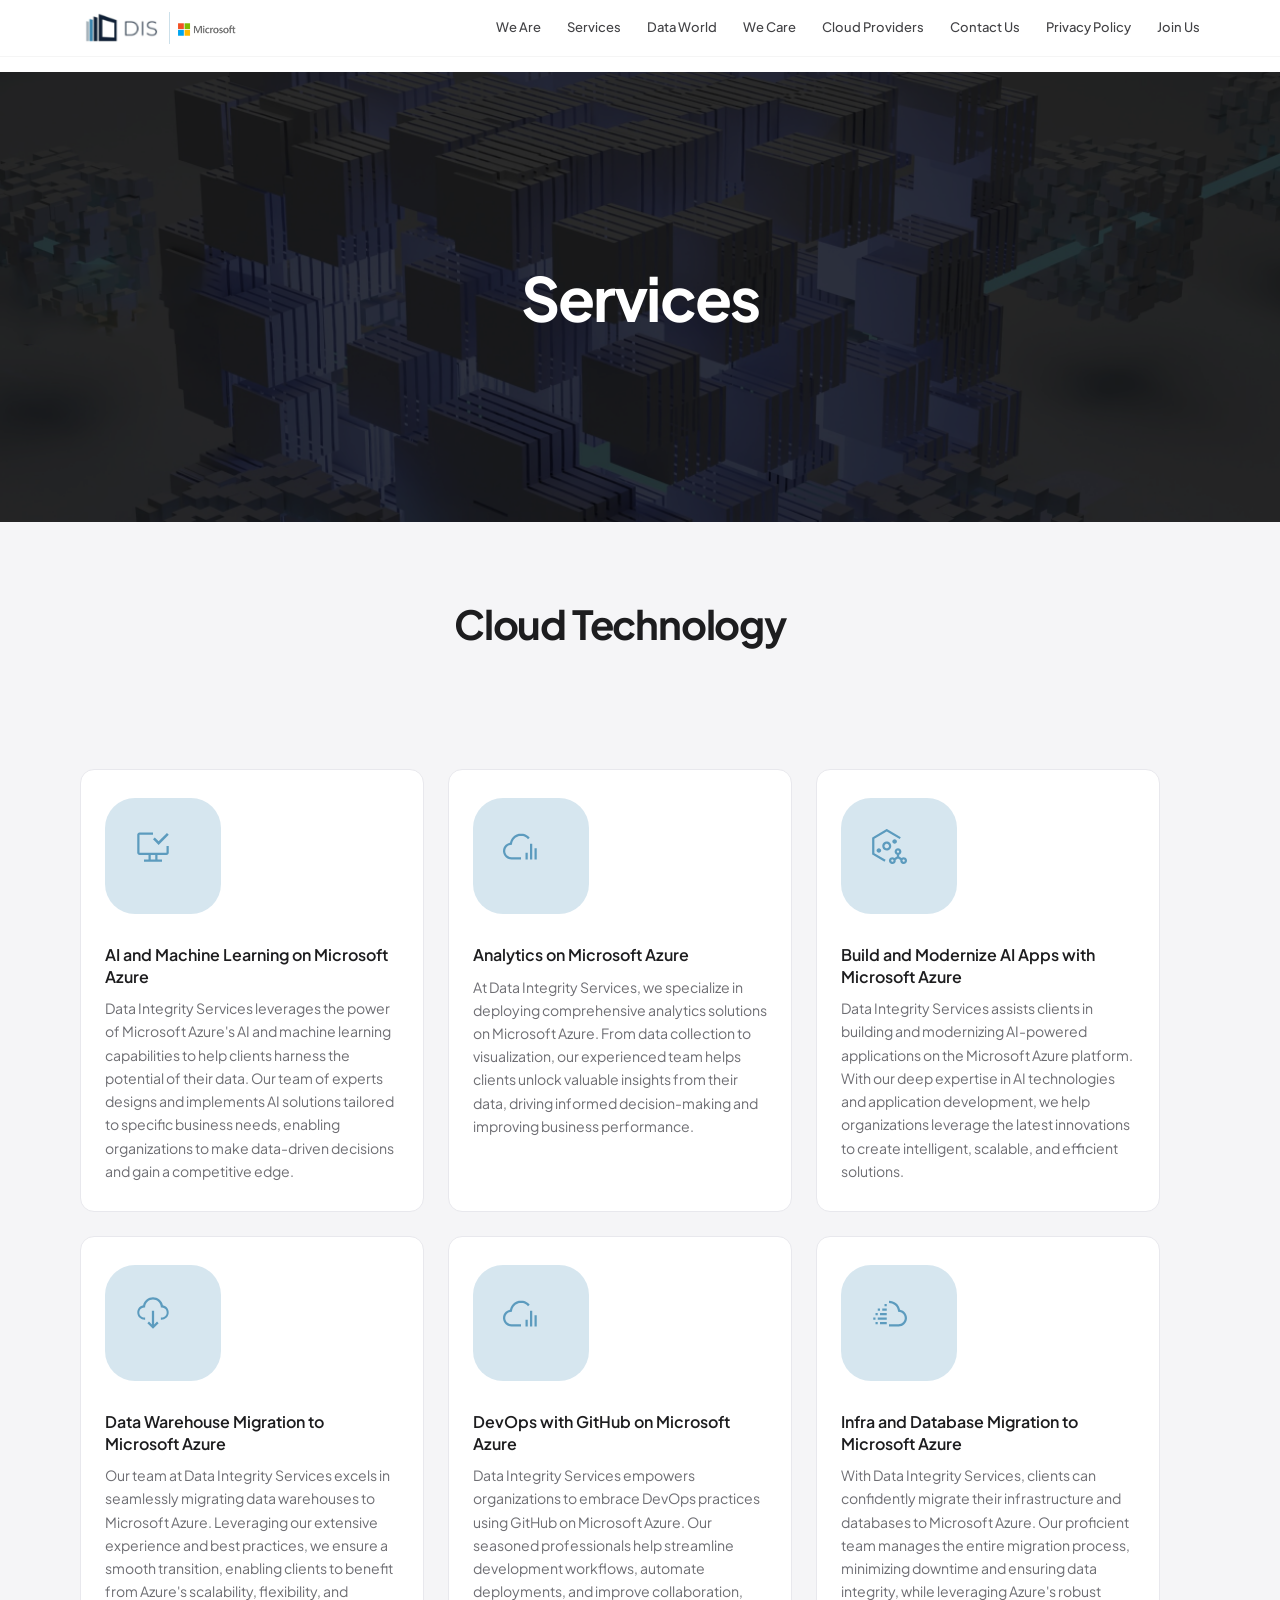
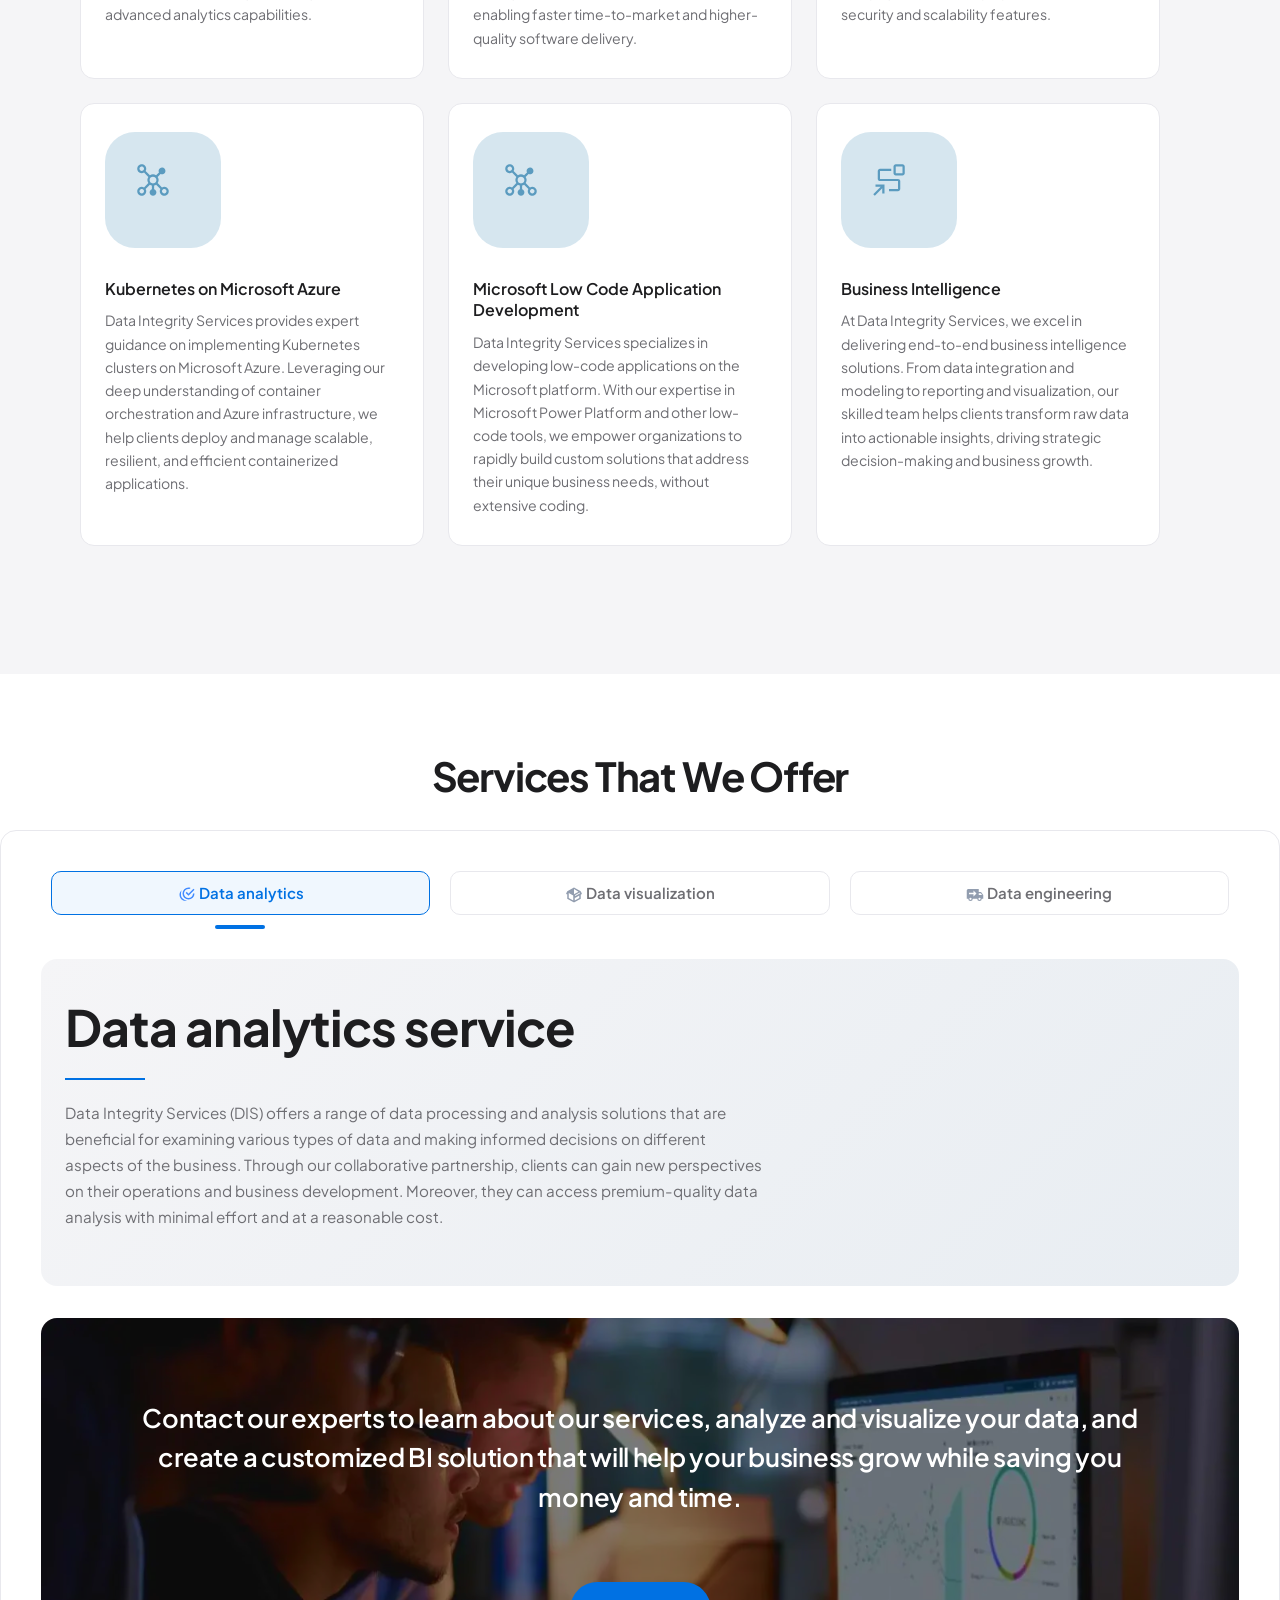
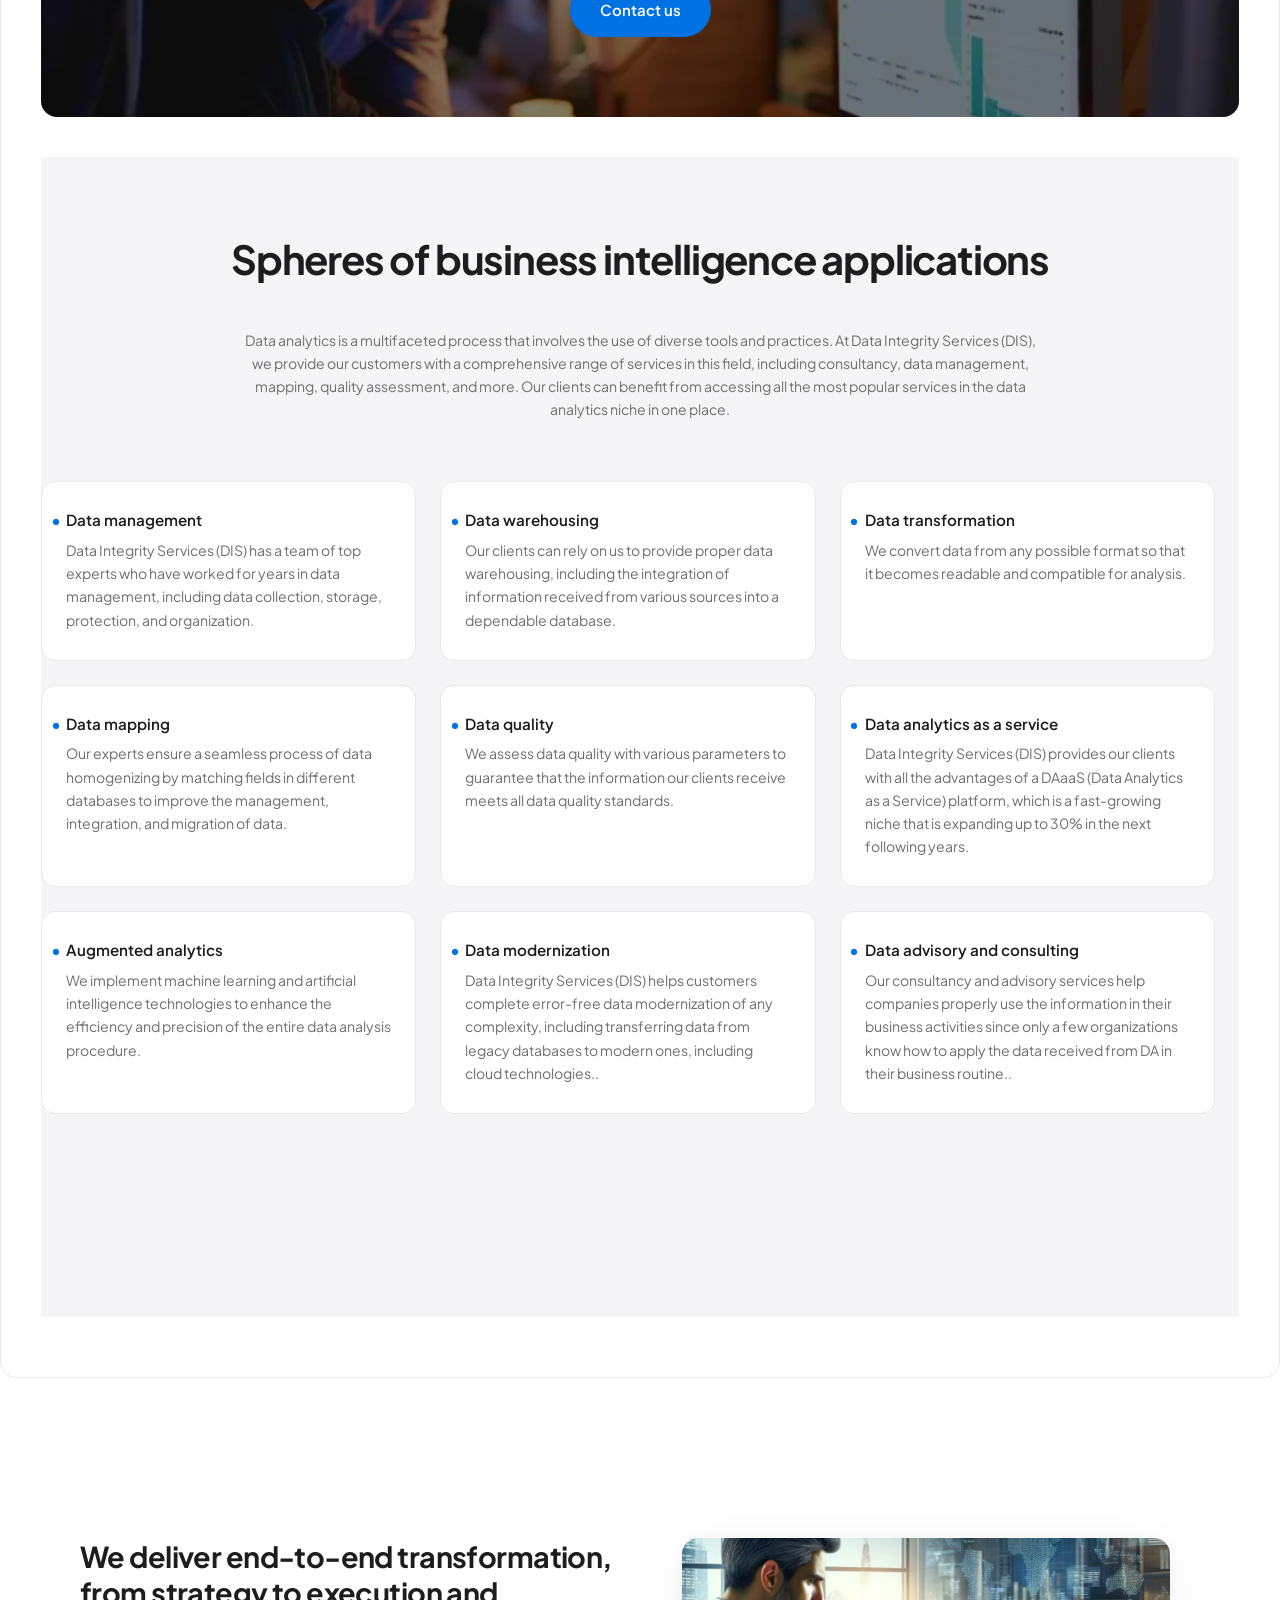
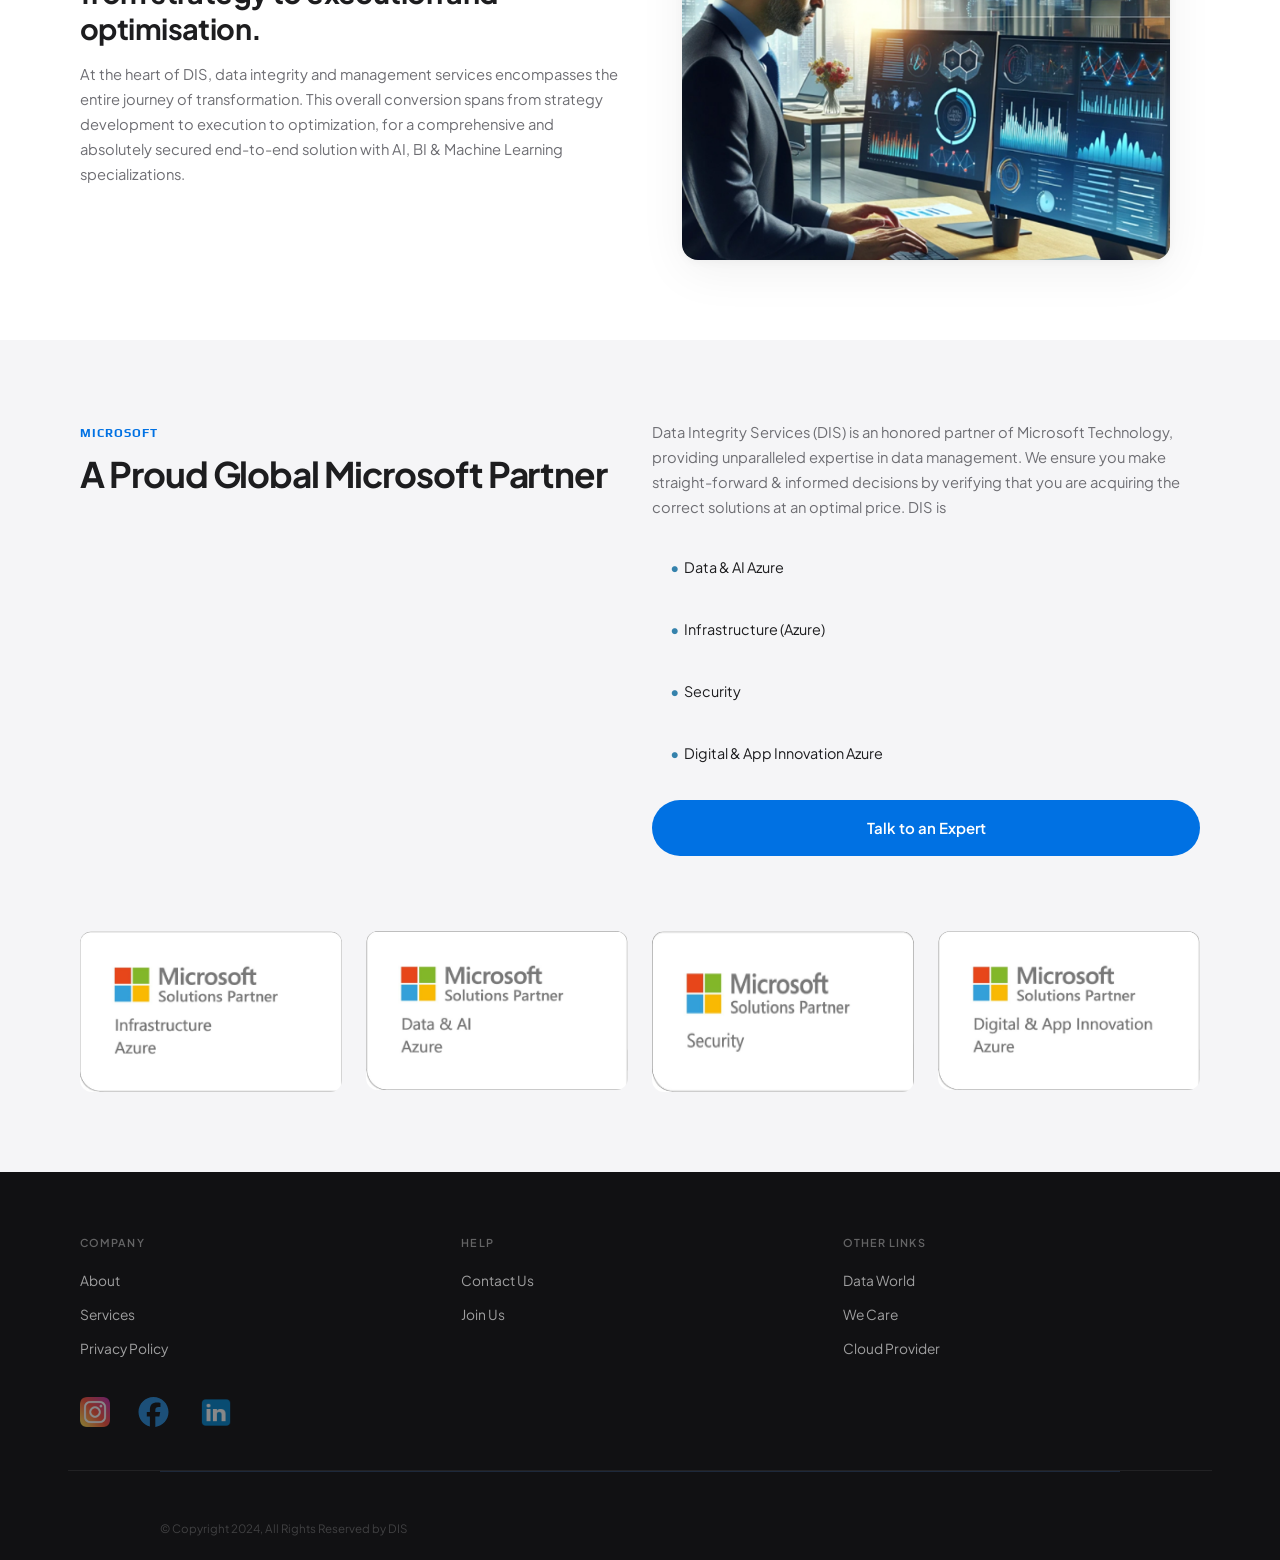
<file: our-services.html>
<!doctype html>
<html lang="en">

<head>
    <meta charset="utf-8">
    <meta name="viewport" content="width=device-width, initial-scale=1">
    <title>Azure Cloud Services | AI, Analytics & Data Migration | DIS Services Inc</title>

    <meta name="description" content="Explore DIS Services Inc's Azure cloud services: AI/ML, analytics, app modernization, data warehouse migration, DevOps, Kubernetes, low code development, and BI solutions.">
    <meta name="keywords" content="Azure cloud services, AI machine learning Azure, data warehouse migration, DevOps GitHub Azure, Kubernetes Azure, app modernization, low code development, business intelligence">
    <meta name="robots" content="index, follow">
    <meta name="author" content="DIS Services Inc">
    <meta name="publisher" content="Data Integrity Services Inc">
    <meta name="theme-color" content="#3482ad">
    <link rel="canonical" href="our-services.html">

    <meta property="og:title" content="Azure Cloud Services | AI, Analytics & Data Migration | DIS Services Inc">
    <meta property="og:description" content="Explore DIS Services Inc's full range of Azure cloud services including AI/ML, analytics, app modernization, DevOps, Kubernetes, and BI.">
    <meta property="og:image" content="/web/images/mainlogo.svg">
    <meta property="og:url" content="/our-services.html">
    <meta property="og:type" content="website">
    <meta property="og:site_name" content="DIS Services Inc">
    <meta property="og:locale" content="en_US">

    <meta name="twitter:card" content="summary_large_image">
    <meta name="twitter:title" content="Azure Cloud Services | AI, Analytics & Data Migration | DIS Services Inc">
    <meta name="twitter:description" content="Explore DIS Services Inc's full range of Azure cloud services including AI/ML, analytics, app modernization, DevOps, Kubernetes, and BI.">
    <meta name="twitter:image" content="/web/images/mainlogo.svg">

    <script type="application/ld+json">
    {
        "@context": "https://schema.org",
        "@type": "Service",
        "serviceType": "Cloud Consulting and Technology Services",
        "provider": {
            "@type": "Organization",
            "name": "DIS Services Inc",
            "url": "/"
        },
        "hasOfferCatalog": {
            "@type": "OfferCatalog",
            "name": "Azure Cloud Services",
            "itemListElement": [
                {"@type": "Offer", "itemOffered": {"@type": "Service", "name": "AI and Machine Learning on Microsoft Azure"}},
                {"@type": "Offer", "itemOffered": {"@type": "Service", "name": "Analytics on Microsoft Azure"}},
                {"@type": "Offer", "itemOffered": {"@type": "Service", "name": "Build and Modernize AI Apps with Microsoft Azure"}},
                {"@type": "Offer", "itemOffered": {"@type": "Service", "name": "Data Warehouse Migration to Microsoft Azure"}},
                {"@type": "Offer", "itemOffered": {"@type": "Service", "name": "DevOps with GitHub on Microsoft Azure"}},
                {"@type": "Offer", "itemOffered": {"@type": "Service", "name": "Infra and Database Migration to Microsoft Azure"}},
                {"@type": "Offer", "itemOffered": {"@type": "Service", "name": "Kubernetes on Microsoft Azure"}},
                {"@type": "Offer", "itemOffered": {"@type": "Service", "name": "Microsoft Low Code Application Development"}},
                {"@type": "Offer", "itemOffered": {"@type": "Service", "name": "Business Intelligence"}}
            ]
        }
    }
    </script>
    <script type="application/ld+json">
    {
        "@context": "https://schema.org",
        "@type": "BreadcrumbList",
        "itemListElement": [
            {"@type": "ListItem", "position": 1, "name": "Home", "item": "/"},
            {"@type": "ListItem", "position": 2, "name": "Services", "item": "/our-services.html"}
        ]
    }
    </script>

    <link rel="shortcut icon" href="web/images/favicon.ico" type="image/x-icon">
    <link rel="icon" href="web/images/favicon.ico" type="image/x-icon">

    <link rel="stylesheet" href="https://cdn.jsdelivr.net/npm/swiper@11/swiper-bundle.min.css" />
    <link rel="stylesheet" type="text/css" href="web/css/stylenew.css">

    <link href="https://fonts.googleapis.com/css2?family=Play:wght@400;700&display=swap" rel="stylesheet">
    <link href="https://cdn.jsdelivr.net/npm/bootstrap@5.3.2/dist/css/bootstrap.min.css" rel="stylesheet"
        integrity="sha384-T3c6CoIi6uLrA9TneNEoa7RxnatzjcDSCmG1MXxSR1GAsXEV/Dwwykc2MPK8M2HN" crossorigin="anonymous">
    <link rel="preconnect" href="https://fonts.googleapis.com">
    <link rel="preconnect" href="https://fonts.gstatic.com" crossorigin>
    <link
        href="https://fonts.googleapis.com/css2?family=IBM+Plex+Sans:wght@400;500;600&family=Inter:wght@100;200;300;400;500;600&family=Play:wght@400;700&family=Plus+Jakarta+Sans:wght@200;300;400;500;600;700&display=swap"
        rel="stylesheet">
    <link rel="preconnect" href="https://fonts.googleapis.com">
    <link rel="preconnect" href="https://fonts.gstatic.com" crossorigin>
    <link href="https://fonts.googleapis.com/css2?family=Style+Script&display=swap" rel="stylesheet">
    <link rel="stylesheet" href="web/css/owl.carousel.min.css">
    <script src="web/js/jquery.min.js"></script>

    <script src="web/js/owl.carousel.min.js"></script>

<style>
html{scroll-behavior:smooth}
*{-webkit-font-smoothing:antialiased;-moz-osx-font-smoothing:grayscale}
body{background:#fff !important;overflow-x:hidden}

body main div.headercls{position:fixed!important;top:0!important;left:0!important;right:0!important;z-index:9000!important;background:rgba(255,255,255,.88)!important;backdrop-filter:blur(20px) saturate(180%)!important;-webkit-backdrop-filter:blur(20px) saturate(180%)!important;border-bottom:none!important;box-shadow:0 0 0 1px rgba(0,0,0,.04)!important;transition:all .35s ease!important;padding:0!important}
body main div.headercls.scrolled{background:rgba(255,255,255,.96)!important;box-shadow:0 0 0 1px rgba(0,0,0,.04),0 2px 12px rgba(0,0,0,.04)!important}
body>main{padding-top:72px!important}
body main .headercls .navbar{padding:8px 0!important;min-height:56px!important}
body main .headercls .navbar .container-fluid{max-width:1200px!important;margin:0 auto!important}
body main .headercls #mainlogo{gap:8px!important}
body main .headercls #mainlogo img.logo1{height:30px!important;transition:opacity .2s!important}
body main .headercls #mainlogo img.logo2{height:24px!important;transition:opacity .2s!important}
body main .headercls #mainlogo span{height:32px!important;background:rgba(52,130,173,.25)!important}
body main .homenav .nav{gap:2px!important}
body main .homenav .nav .nav-item .nav-link{font-family:'Plus Jakarta Sans',sans-serif!important;font-weight:500!important;font-size:13px!important;color:#424245!important;padding:6px 12px!important;border-radius:6px!important;transition:color .15s,background .15s!important;white-space:nowrap!important}
body main .homenav .nav .nav-item .nav-link:hover{color:#1d1d1f!important;background:rgba(0,0,0,.04)!important}
body main .headercls .navbar-toggler{border:none!important;padding:4px 8px!important;box-shadow:none!important}
body main .headercls .navbar-toggler:focus{box-shadow:none!important}

.bannerslider.oneuspage{position:relative!important;margin-bottom:0!important;overflow:hidden!important;min-height:50vh!important}
.bannerslider.oneuspage img{position:absolute!important;inset:0!important;width:100%!important;height:100%!important;object-fit:cover!important;filter:brightness(.42)!important;z-index:0!important}
.bannerslider .captionheader.shadownone.lefttextcap.nohome{position:absolute!important;top:0!important;left:0!important;right:0!important;bottom:0!important;display:flex!important;align-items:center!important;justify-content:center!important;z-index:2!important;height:100%!important;padding:0!important;margin:0!important}
.bannerslider .captionheader.shadownone .container{display:flex!important;align-items:center!important;justify-content:center!important;height:auto!important}
.bannerslider .captionheader h1{font-family:'Plus Jakarta Sans',sans-serif!important;font-size:clamp(2.2rem,5vw,3.8rem)!important;font-weight:700!important;letter-spacing:-.03em!important;color:#fff!important;line-height:1.1!important}

.dataworldpart{padding:80px 0!important;background:#f5f5f7!important}
.dataworldpart .container{max-width:1080px!important}
.dataworldpart h4.mainheadingtext{font-family:'Plus Jakarta Sans',sans-serif!important;font-size:clamp(1.8rem,3.2vw,2.5rem)!important;font-weight:700!important;letter-spacing:-.03em!important;color:#1d1d1f!important;margin-bottom:48px!important}
.joinusbox{background:#fff!important;border-radius:14px!important;border:1px solid #e8e8ed!important;padding:28px 24px!important;box-shadow:none!important;transition:border-color .25s,box-shadow .35s ease,transform .35s ease!important}
.joinusbox:hover{transform:translateY(-3px)!important;border-color:#d2d2d7!important;box-shadow:0 4px 12px rgba(0,0,0,.04),0 12px 32px rgba(0,0,0,.05)!important}
.joinusbox .iconjoin{height:36px!important;margin-bottom:16px!important;opacity:.75!important}
.joinusbox h3{font-family:'Plus Jakarta Sans',sans-serif!important;font-weight:600!important;font-size:1rem!important;color:#1d1d1f!important;margin-bottom:10px!important;line-height:1.35!important}
.joinusbox p{font-family:'Plus Jakarta Sans',sans-serif!important;color:#6e6e73!important;font-size:.88rem!important;line-height:1.65!important;margin:0!important}

#tabm{padding:80px 0!important;background:#fff!important}
#tabm>.mainheadingtext{font-family:'Plus Jakarta Sans',sans-serif!important;font-size:clamp(1.8rem,3.2vw,2.5rem)!important;font-weight:700!important;letter-spacing:-.03em!important;color:#1d1d1f!important;margin-bottom:32px!important;text-align:center!important}
.tabs{background:#fff!important;border-radius:16px!important;padding:40px!important;padding-bottom:60px!important;box-shadow:none!important;border:1px solid #e8e8ed!important}
.tabs .content section h2,.tabs ul li label{font-family:'Plus Jakarta Sans',sans-serif!important;font-weight:600!important;font-size:15px!important;border:1px solid #e8e8ed!important;border-radius:10px!important;padding:10px 16px!important;color:#6e6e73!important;transition:all .25s ease!important}
.tabs input[name=tab-control]:nth-of-type(1):checked~ul>li:nth-child(1)>label,
.tabs input[name=tab-control]:nth-of-type(2):checked~ul>li:nth-child(2)>label,
.tabs input[name=tab-control]:nth-of-type(3):checked~ul>li:nth-child(3)>label,
.tabs input[name=tab-control]:nth-of-type(4):checked~ul>li:nth-child(4)>label{color:#0071e3!important;border-color:#0071e3!important;background:rgba(0,113,227,.06)!important}
.tabs ul li label:hover{color:#1d1d1f!important;border-color:#d2d2d7!important;background:rgba(0,0,0,.02)!important}
.tabs .slider .indicator{background:#0071e3!important;border-radius:2px!important}

.hero.services--hero{padding:40px 24px!important;min-height:auto!important;border-radius:16px!important;background:linear-gradient(135deg,#f5f5f7 0%,#e8edf2 100%)!important;margin-bottom:32px!important;max-width:100%!important;margin-left:auto!important;margin-right:auto!important;box-sizing:border-box!important}
.hero__title{font-family:'Plus Jakarta Sans',sans-serif!important;font-weight:700!important;font-size:clamp(1.6rem,3vw,2.4rem)!important;letter-spacing:-.03em!important;color:#1d1d1f!important;line-height:1.15!important;margin-bottom:16px!important}
.hero__info hr{background:#0071e3!important;color:#0071e3!important;height:2px!important;width:80px!important;opacity:1!important;margin-bottom:20px!important;border:none!important}
.hero__description{font-family:'Plus Jakarta Sans',sans-serif!important;color:#6e6e73!important;font-size:.95rem!important;line-height:1.7!important;max-width:700px!important}
h3.mainheadingtext,.mainheadingtext{font-family:'Plus Jakarta Sans',sans-serif!important;font-weight:700!important;letter-spacing:-.02em!important;color:#1d1d1f!important}

.contact__us{border-radius:16px!important;margin:0 auto 40px!important;max-width:100%!important;overflow:hidden!important;padding:80px 0!important}
.contact__us-title{font-family:'Plus Jakarta Sans',sans-serif!important;font-weight:600!important;font-size:clamp(1.1rem,2.2vw,1.6rem)!important;color:#fff!important;line-height:1.55!important;letter-spacing:-.01em!important}
.contact__us-button{font-family:'Plus Jakarta Sans',sans-serif!important;background:#0071e3!important;border:none!important;border-radius:980px!important;padding:14px 30px!important;font-weight:600!important;font-size:15px!important;color:#fff!important;text-decoration:none!important;transition:background .2s!important;display:inline-block!important}
.contact__us-button:hover{background:#0077ed!important;color:#fff!important}

#values .joinusbox,#banifit .joinusbox{border:1px solid #e8e8ed!important;border-radius:14px!important;padding:28px 24px!important;background:#fff!important;box-shadow:none!important;transition:border-color .25s,box-shadow .35s ease,transform .35s ease!important}
#values .joinusbox:hover,#banifit .joinusbox:hover{transform:translateY(-3px)!important;border-color:#d2d2d7!important;box-shadow:0 4px 12px rgba(0,0,0,.04),0 12px 32px rgba(0,0,0,.05)!important}
#values h3,#banifit h3{font-family:'Plus Jakarta Sans',sans-serif!important;font-weight:600!important;font-size:.95rem!important;color:#1d1d1f!important;margin-bottom:8px!important}
#values h3::before{color:#0071e3!important}
#values p,#banifit p{font-family:'Plus Jakarta Sans',sans-serif!important;color:#6e6e73!important;font-size:.88rem!important;line-height:1.65!important}
.headp{font-family:'Plus Jakarta Sans',sans-serif!important;color:#86868b!important;font-size:.98rem!important;line-height:1.7!important}

.left-rightpart{padding:80px 0!important;background:#fff!important}
.left-rightpart .textcloud h3{font-family:'Plus Jakarta Sans',sans-serif!important;font-weight:700!important;font-size:clamp(1.4rem,2.5vw,1.8rem)!important;letter-spacing:-.02em!important;color:#1d1d1f!important;line-height:1.25!important;margin-bottom:16px!important}
.left-rightpart .textcloud p{font-family:'Plus Jakarta Sans',sans-serif!important;color:#6e6e73!important;font-size:.92rem!important;line-height:1.7!important}
.imgcall img{border-radius:16px!important;box-shadow:0 2px 8px rgba(0,0,0,.04),0 12px 48px rgba(0,0,0,.06)!important}

.wecarepart{padding:80px 0!important;background:#f5f5f7!important}
.wecarepart .globeheading h4{font-family:'Plus Jakarta Sans',sans-serif!important;font-weight:700!important;font-size:clamp(1.6rem,3vw,2.2rem)!important;letter-spacing:-.03em!important;color:#1d1d1f!important;line-height:1.15!important}
.wecarepart .globeheading h4 span{color:#0071e3!important;display:block!important;font-size:.75rem!important;font-weight:600!important;letter-spacing:.08em!important;text-transform:uppercase!important;margin-bottom:8px!important}
.wecarepart p{font-family:'Plus Jakarta Sans',sans-serif!important;color:#6e6e73!important;font-size:.92rem!important;line-height:1.7!important;text-align:left!important}
.wecarepart .globelisting li{font-family:'Plus Jakarta Sans',sans-serif!important;color:#1d1d1f!important;font-size:.9rem!important}
.wecarepart .btn-primary{background:#0071e3!important;border:none!important;border-radius:980px!important;padding:14px 30px!important;font-family:'Plus Jakarta Sans',sans-serif!important;font-weight:600!important;font-size:15px!important;color:#fff!important;transition:background .2s!important;display:flex!important;align-items:center!important;justify-content:center!important;line-height:1!important;text-align:center!important}
.wecarepart .btn-primary:hover{background:#0077ed!important}
#partnerlogo img{border-radius:12px!important;transition:transform .3s ease!important}
#partnerlogo img:hover{transform:scale(1.03)!important}

body main footer.darkfooter,footer.darkfooter{background:#111113!important;padding:0!important;overflow:hidden!important}
footer.darkfooter>.container{padding-top:64px!important;padding-bottom:0!important}
footer.darkfooter>.container>.row{padding-bottom:40px!important;border-bottom:1px solid rgba(255,255,255,.07)!important}
footer.darkfooter h6{font-family:'Plus Jakarta Sans',sans-serif!important;font-weight:600!important;font-size:.68rem!important;letter-spacing:.1em!important;text-transform:uppercase!important;color:rgba(255,255,255,.35)!important;margin-bottom:20px!important}
footer.darkfooter ul.fotnab{list-style:none!important;padding:0!important;margin:0!important}
footer.darkfooter ul.fotnab li{margin-bottom:10px!important}
footer.darkfooter ul.fotnab li a{font-family:'Plus Jakarta Sans',sans-serif!important;color:rgba(255,255,255,.6)!important;font-size:.86rem!important;text-decoration:none!important;transition:color .15s!important;font-weight:400!important}
footer.darkfooter ul.fotnab li a:hover{color:#fff!important}
footer.darkfooter div[style*="display:flex"]{gap:16px!important;padding-top:24px!important;align-items:center!important}
footer.darkfooter a img{opacity:.5!important;transition:opacity .15s!important;filter:none!important;vertical-align:middle!important}
footer.darkfooter a:hover img{opacity:.85!important;filter:none!important;transform:none!important}
footer.darkfooter .fotcopy,.fotcopy{padding:20px 0!important;margin-top:0!important}
footer.darkfooter .fotcopy p,.fotcopy p{font-family:'Plus Jakarta Sans',sans-serif!important;color:rgba(255,255,255,.2)!important;font-size:.72rem!important;margin:0!important}

.sr{opacity:0;transform:translateY(48px);transition:opacity .8s cubic-bezier(.16,1,.3,1),transform .8s cubic-bezier(.16,1,.3,1)}
.sr.v{opacity:1!important;transform:none!important}
.sr-up{transform:translateY(48px)}
.sr-left{transform:translateX(-40px)}
.sr-right{transform:translateX(40px)}
.sr-scale{transform:scale(.92);transform-origin:center}
.sr-d1{transition-delay:.08s}.sr-d2{transition-delay:.16s}.sr-d3{transition-delay:.24s}.sr-d4{transition-delay:.32s}.sr-d5{transition-delay:.4s}

@media(max-width:992px){
body>main{padding-top:66px!important}
.dataworldpart{padding:48px 0!important}
.tabs{padding:24px!important}
.contact__us{margin:0 16px 32px!important;padding:60px 0!important}
.left-rightpart{padding:48px 0!important}
.wecarepart{padding:48px 0!important}
#tabm{padding:48px 0!important}
}
@media(max-width:640px){
.bannerslider .captionheader h1{font-size:1.65rem!important}
.tabs{padding:12px!important;padding-bottom:40px!important}
.tabs ul li label{font-size:13px!important;padding:8px 10px!important}
.hero.services--hero{padding:24px 16px!important;border-radius:12px!important}
.hero__title{font-size:1.3rem!important}
.contact__us{border-radius:12px!important;padding:48px 16px!important}
.contact__us-title{font-size:1rem!important}
.joinusbox{padding:20px 18px!important;border-radius:12px!important}
.left-rightpart .cloudimgrev{flex-direction:column!important;gap:24px!important}
.imgcall img{border-radius:12px!important}
.homenav .nav .nav-item .nav-link{font-size:13px!important;padding:6px 10px!important}
#mainlogo img.logo1{height:24px!important}
#mainlogo img.logo2{height:18px!important}
.darkfooter>.container{padding-top:40px!important}
}
@media(max-width:400px){
.bannerslider .captionheader h1{font-size:1.35rem!important}
}

@media (max-width: 600px) {
    .homeat h4 {
        line-height: 26px;
        font-size: 16px
    }
}
</style>
</head>
<style>
.wecarepart p {
    text-align: left;
}
</style>

<body>
    <main>
		<div class="headercls">
			<div class="container">
				<div class="row">
					<nav class="navbar navbar-expand-lg homenav">
						<div class="container-fluid">
							<a href="/"
								class="d-flex align-items-center mb-3 mb-md-0 me-md-auto text-dark text-decoration-none">
								<div id="mainlogo" style="display:flex;align-items: center; gap: 10px;">
									<img class="logo1" src="web/images/mainlogo.svg" alt="DIS Services Inc Logo">
									<span style="width:1px; height:40px; background:#3482AD;"></span>
									<img class="logo2" src="web/images/micro.png" alt="Microsoft Partner">
								</div>
							</a>
							<button class="navbar-toggler" type="button" data-bs-toggle="collapse"
								data-bs-target="#navbarSupportedContent" aria-controls="navbarSupportedContent"
								aria-expanded="false" aria-label="Toggle navigation">
								<span class="navbar-toggler-icon"></span>
							</button>
							<div class="collapse navbar-collapse" id="navbarSupportedContent">
								<ul class="nav nav-pills d-flex align-items-center">
									<li class="nav-item"><a href="we-are.html" class="nav-link"
											aria-current="page">We Are</a></li>
									<li class="nav-item"><a href="our-services.html"
											class="nav-link">Services</a></li>
									<li class="nav-item"><a href="data-world.html"
											class="nav-link">Data World</a></li>
									<li class="nav-item"><a href="we-care.html"
											class="nav-link">We Care</a></li>
									<li class="nav-item"><a href="cloud-providers.html"
											class="nav-link">Cloud Providers</a></li>
									<li class="nav-item"><a href="contact-us.html"
											class="nav-link">Contact Us</a></li>
									<li class="nav-item"><a href="privacy-policy.html"
											class="nav-link">Privacy Policy</a></li>
									<li class="nav-item"><a href="join-us.html"
											class="nav-link">Join Us</a></li>
								</ul>
							</div>
						</div>
					</nav>
				</div>
			</div>
		</div><style>
.wecarepart p {
    text-align: left;
}
</style>
<div class="bannerslider oneuspage">
    <div class="captionheader shadownone lefttextcap nohome">
        <div class="container">
            <div class="row">
                <div class="col-lg-6">
                    <h1>Services</h1>
                </div>
            </div>
        </div>
    </div>
    <img height="100%" width="100%" src="web/images/services-banner.png" alt="Azure cloud services banner">
</div>

<section class="dataworldpart">
    <div class="container">
        <div class="row mb-75">
            <div class="col-lg-12 text-center">
                <h4 class="mainheadingtext">Cloud Technology</h4>
            </div>
        </div>
        <div class="row mb-4">
                        <div class="col-lg-4 mb-4">
                <div class="joinusbox" style="height:100%;">
                    <span><img src="web/images/65b9459392811_cloud-auditing.svg" class="iconjoin" alt="AI and Machine Learning on Microsoft Azure"></span>
                    <h3>AI and Machine Learning on Microsoft Azure</h3>
                    <p>Data Integrity Services leverages the power of Microsoft Azure&#039;s AI and machine learning capabilities to help clients harness the potential of their data. Our team of experts designs and implements AI solutions tailored to specific business needs, enabling organizations to make data-driven decisions and gain a competitive edge.</p>
                </div>
            </div>
                        <div class="col-lg-4 mb-4">
                <div class="joinusbox" style="height:100%;">
                    <span><img src="web/images/65b945bc939ac_cloud-data-ops.svg" class="iconjoin" alt="Analytics on Microsoft Azure"></span>
                    <h3>Analytics on Microsoft Azure</h3>
                    <p>At Data Integrity Services, we specialize in deploying comprehensive analytics solutions on Microsoft Azure. From data collection to visualization, our experienced team helps clients unlock valuable insights from their data, driving informed decision-making and improving business performance.</p>
                </div>
            </div>
                        <div class="col-lg-4 mb-4">
                <div class="joinusbox" style="height:100%;">
                    <span><img src="web/images/65b945e049372_cloud-satellite-services.svg" class="iconjoin" alt="Build and Modernize AI Apps with Microsoft Azure"></span>
                    <h3>Build and Modernize AI Apps with Microsoft Azure</h3>
                    <p>Data Integrity Services assists clients in building and modernizing AI-powered applications on the Microsoft Azure platform. With our deep expertise in AI technologies and application development, we help organizations leverage the latest innovations to create intelligent, scalable, and efficient solutions.</p>
                </div>
            </div>
                        <div class="col-lg-4 mb-4">
                <div class="joinusbox" style="height:100%;">
                    <span><img src="web/images/65b9461362cab_cloud-download.svg" class="iconjoin" alt="Data Warehouse Migration to Microsoft Azure"></span>
                    <h3>Data Warehouse Migration to Microsoft Azure</h3>
                    <p>Our team at Data Integrity Services excels in seamlessly migrating data warehouses to Microsoft Azure. Leveraging our extensive experience and best practices, we ensure a smooth transition, enabling clients to benefit from Azure&#039;s scalability, flexibility, and advanced analytics capabilities.</p>
                </div>
            </div>
                        <div class="col-lg-4 mb-4">
                <div class="joinusbox" style="height:100%;">
                    <span><img src="web/images/65b9466b5f5b1_cloud-data-ops.svg" class="iconjoin" alt="DevOps with GitHub on Microsoft Azure"></span>
                    <h3>DevOps with GitHub on Microsoft Azure</h3>
                    <p>Data Integrity Services empowers organizations to embrace DevOps practices using GitHub on Microsoft Azure. Our seasoned professionals help streamline development workflows, automate deployments, and improve collaboration, enabling faster time-to-market and higher-quality software delivery.</p>
                </div>
            </div>
                        <div class="col-lg-4 mb-4">
                <div class="joinusbox" style="height:100%;">
                    <span><img src="web/images/65b9469f66fc3_cloud-app.svg" class="iconjoin" alt="Infra and Database Migration to Microsoft Azure"></span>
                    <h3>Infra and Database Migration to Microsoft Azure</h3>
                    <p>With Data Integrity Services, clients can confidently migrate their infrastructure and databases to Microsoft Azure. Our proficient team manages the entire migration process, minimizing downtime and ensuring data integrity, while leveraging Azure&#039;s robust security and scalability features.</p>
                </div>
            </div>
                        <div class="col-lg-4 mb-4">
                <div class="joinusbox" style="height:100%;">
                    <span><img src="web/images/65b946c6afa8d_data-vis-1.svg" class="iconjoin" alt="Kubernetes on Microsoft Azure"></span>
                    <h3>Kubernetes on Microsoft Azure</h3>
                    <p>Data Integrity Services provides expert guidance on implementing Kubernetes clusters on Microsoft Azure. Leveraging our deep understanding of container orchestration and Azure infrastructure, we help clients deploy and manage scalable, resilient, and efficient containerized applications.</p>
                </div>
            </div>
                        <div class="col-lg-4 mb-4">
                <div class="joinusbox" style="height:100%;">
                    <span><img src="web/images/65b946ea84a36_data-vis-1.svg" class="iconjoin" alt="Microsoft Low Code Application Development"></span>
                    <h3>Microsoft Low Code Application Development</h3>
                    <p>Data Integrity Services specializes in developing low-code applications on the Microsoft platform. With our expertise in Microsoft Power Platform and other low-code tools, we empower organizations to rapidly build custom solutions that address their unique business needs, without extensive coding.</p>
                </div>
            </div>
                        <div class="col-lg-4 mb-4">
                <div class="joinusbox" style="height:100%;">
                    <span><img src="web/images/65b9476790b3a_data-refinery-reference.svg" class="iconjoin" alt="Business Intelligence"></span>
                    <h3>Business Intelligence</h3>
                    <p>At Data Integrity Services, we excel in delivering end-to-end business intelligence solutions. From data integration and modeling to reporting and visualization, our skilled team helps clients transform raw data into actionable insights, driving strategic decision-making and business growth.</p>
                </div>
            </div>

        </div>
</section>
<style>
@import 'https://fonts.googleapis.com/css?family=Montserrat:400,700|Raleway:300,400';

html {
    width: 100%;
    height: 100%;
}

tabm {
    background: #efefef;
    color: #333;
    font-family: "Raleway";
    height: 100%;
}

tabm h1 {
    text-align: center;
    color: #428BFF;
    font-weight: 300;
    padding: 40px 0 20px 0;
    margin: 0;
}

.tabs {
    left: 50%;
    transform: translateX(-50%);
    position: relative;
    background: white;
    padding: 50px;

    padding-bottom: 80px;
    width: 100%;
    border-radius: 5px;
    min-width: 240px;
}

.tabs input[name=tab-control] {
    display: none;
}

.tabs .content section h2,
.tabs ul li label {
    font-family: "Montserrat";
    font-weight: bold;
    font-size: 28px;
    border: 2px solid;
    padding: 9px;
    color: #428BFF;
}

.tabs ul {
    list-style-type: none;
    padding-left: 0;
    display: flex;
    flex-direction: row;
    margin-bottom: 10px;
    justify-content: space-between;
    align-items: flex-end;
    flex-wrap: wrap;
}

.tabs ul li {
    box-sizing: border-box;
    flex: 1;
    width: 25%;
    padding: 0 10px;
    text-align: center;
}

.tabs ul li label {
    transition: all 0.3s ease-in-out;
    color: #929daf;
    padding: 5px auto;
    overflow: hidden;
    text-overflow: ellipsis;
    display: block;
    cursor: pointer;
    transition: all 0.2s ease-in-out;
    white-space: nowrap;
    -webkit-touch-callout: none;
    -webkit-user-select: none;
    -moz-user-select: none;
    -ms-user-select: none;
    user-select: none;
}

.tabs ul li label br {
    display: none;
}

.tabs ul li label svg {
    fill: #929daf;
    height: 1.2em;
    vertical-align: bottom;
    margin-right: 0.2em;
    transition: all 0.2s ease-in-out;
}

.tabs ul li label:hover,
.tabs ul li label:focus,
.tabs ul li label:active {
    outline: 0;
    color: #bec5cf;
}

.tabs ul li label:hover svg,
.tabs ul li label:focus svg,
.tabs ul li label:active svg {
    fill: #bec5cf;
}

.tabs .slider {
    position: relative;
    width: 33.3%;
    transition: all 0.33s cubic-bezier(0.38, 0.8, 0.32, 1.07);
}

.tabs .slider .indicator {
    position: relative;
    width: 50px;
    max-width: 100%;
    margin: 0 auto;
    height: 4px;
    background: #428BFF;
    border-radius: 1px;
}

.tabs .content {
    margin-top: 30px;
}

.tabs .content section {
    display: none;
    -webkit-animation-name: content;
    animation-name: content;
    -webkit-animation-direction: normal;
    animation-direction: normal;
    -webkit-animation-duration: 0.3s;
    animation-duration: 0.3s;
    -webkit-animation-timing-function: ease-in-out;
    animation-timing-function: ease-in-out;
    -webkit-animation-iteration-count: 1;
    animation-iteration-count: 1;
    line-height: 1.4;
}

.tabs .content section h2 {
    color: #428BFF;
    display: none;
}

.tabs .content section h2::after {
    content: "";
    position: relative;
    display: block;
    width: 30px;
    height: 3px;
    background: #428BFF;
    margin-top: 5px;
    left: 1px;
}

.tabs input[name=tab-control]:nth-of-type(1):checked~ul>li:nth-child(1)>label {
    cursor: default;
    color: #428BFF;
}

.tabs input[name=tab-control]:nth-of-type(1):checked~ul>li:nth-child(1)>label svg {
    fill: #428BFF;
}

@media (max-width: 600px) {
    .tabs input[name=tab-control]:nth-of-type(1):checked~ul>li:nth-child(1)>label {
        background: rgba(0, 0, 0, 0.08);
    }
}

.tabs input[name=tab-control]:nth-of-type(1):checked~.slider {
    transform: translateX(0%);
}

.tabs input[name=tab-control]:nth-of-type(1):checked~.content>section:nth-child(1) {
    display: block;
}

.tabs input[name=tab-control]:nth-of-type(2):checked~ul>li:nth-child(2)>label {
    cursor: default;
    color: #428BFF;
}

.tabs input[name=tab-control]:nth-of-type(2):checked~ul>li:nth-child(2)>label svg {
    fill: #428BFF;
}

@media (max-width: 600px) {
    .tabs input[name=tab-control]:nth-of-type(2):checked~ul>li:nth-child(2)>label {
        background: rgba(0, 0, 0, 0.08);
    }
}

.tabs input[name=tab-control]:nth-of-type(2):checked~.slider {
    transform: translateX(100%);
}

.tabs input[name=tab-control]:nth-of-type(2):checked~.content>section:nth-child(2) {
    display: block;
}

.tabs input[name=tab-control]:nth-of-type(3):checked~ul>li:nth-child(3)>label {
    cursor: default;
    color: #428BFF;
}

.tabs input[name=tab-control]:nth-of-type(3):checked~ul>li:nth-child(3)>label svg {
    fill: #428BFF;
}

@media (max-width: 600px) {
    .tabs input[name=tab-control]:nth-of-type(3):checked~ul>li:nth-child(3)>label {
        background: rgba(0, 0, 0, 0.08);
    }
}

.tabs input[name=tab-control]:nth-of-type(3):checked~.slider {
    transform: translateX(200%);
}

.tabs input[name=tab-control]:nth-of-type(3):checked~.content>section:nth-child(3) {
    display: block;
}

.tabs input[name=tab-control]:nth-of-type(4):checked~ul>li:nth-child(4)>label {
    cursor: default;
    color: #428BFF;
}

.tabs input[name=tab-control]:nth-of-type(4):checked~ul>li:nth-child(4)>label svg {
    fill: #428BFF;
}

@media (max-width: 600px) {
    .tabs input[name=tab-control]:nth-of-type(4):checked~ul>li:nth-child(4)>label {
        background: rgba(0, 0, 0, 0.08);
    }
}

.tabs input[name=tab-control]:nth-of-type(4):checked~.slider {
    transform: translateX(300%);
}

.tabs input[name=tab-control]:nth-of-type(4):checked~.content>section:nth-child(4) {
    display: block;
}

@-webkit-keyframes content {
    from {
        opacity: 0;
        transform: translateY(5%);
    }

    to {
        opacity: 1;
        transform: translateY(0%);
    }
}

@keyframes content {
    from {
        opacity: 0;
        transform: translateY(5%);
    }

    to {
        opacity: 1;
        transform: translateY(0%);
    }
}

@media (max-width: 1000px) {
    .tabs ul li label {
        white-space: initial;
    }

    .tabs ul li label br {
        display: initial;
    }

    .tabs ul li label svg {
        height: 1.5em;
    }
}

@media (max-width: 600px) {
    .tabs ul li label {
        padding: 5px;
        border-radius: 5px;
    }

    .tabs ul li {
        width: 100%;
    }

    .tabs ul {
        gap: 10px;
    }

    .tabs .slider {
        display: none;
    }

    .tabs .content {
        margin-top: 20px;
    }

}

.hero {
    padding-top: 20px;
    padding-bottom: 20px;
    padding-left: 20px;
    flex-wrap: wrap;
    min-height: 300px;
    display: flex;
    flex-direction: row;
    height: 100%;
    background: radial-gradient(ellipse at center, rgba(0, 0, 255, 0.1) 0%, rgba(0, 191, 255, 0) 70%), radial-gradient(ellipse at center, rgba(173, 216, 230, 0.05) 0%, rgba(0, 0, 255, 0) 70%), radial-gradient(ellipse at center, rgba(173, 216, 230, 0.1) 0%, rgba(0, 191, 255, 0) 70%) #ffffff;

    background-repeat: no-repeat, no-repeat, no-repeat;
    background-size: 1200px 1200px, 1200px 1200px, 1200px 1200px;
    background-attachment: fixed;
    animation: bganimation 15s infinite;
}

.hero__content {
    display: flex;
    justify-content: flex-start;
    align-items: center;
    flex-direction: row;
    height: 100%;
}

.hero__title {
    margin-top: 0;
    margin-bottom: 30px;
    font-family: "Sora", sans-serif;
    font-style: normal;
    font-weight: 700;
    font-size: 60px;
    line-height: 70px;
}

.hero__info hr {
    margin-bottom: 30px;
    width: 210px;
    color: #3881a9;
    background-color: #3881a9;
    height: 2px;
    border: none;
}

@keyframes bganimation {
    50% {
        background-position-x: 700px;
    }
}

.hero__info {
    display: flex;
    justify-content: space-between;
    align-items: flex-start;
    flex-direction: column;
}

.hero__description {
    max-width: 800px;
    font-size: 22px;
    font-weight: 400;
    line-height: 28px;
    font-family: play;
    color: #797979;

}

#tabm h1 {
    text-align: center;
}

.contact__us {
    background-color: rgba(20, 20, 20, 0.5647058824);
    background-blend-mode: color;
    background-size: cover;
    padding: 120px 0;
}

.contact__us.data--engineering {
    background-image: url(web/images/contact-bg.jpg);

}

.contact__us.data--visualization {
    background-image: url(web/images/data-visualization.webp);

}

.contact__us.data--analytic {
    background-image: url(web/images/data-analytic.webp);

}

.contact__us-content {
    display: flex;
    justify-content: center;
    align-items: center;
    flex-direction: column;
    text-align: center;
}

.contact__us-title {
    color: #fff;
    margin-bottom: 65px;
    line-height: 130%;
    max-width: 1100px;
    margin-inline: auto;
}

.contact__us-button {
    font-size: 18px;
    font-weight: 400;
    line-height: 27px;
    border-radius: 0;
    padding: 14px 28px;
    color: #fff;
    width: auto;
    margin-inline: auto;
    background-color: #3881a9;
    border-radius: 10px;
}

.contact__us-button:hover {
    background-color: #3989b5;
}

#values h3::before {
    content: "•";
    color: #3881a9;
    font-weight: bold;
    display: inline-block;
    width: 1em;
    margin-left: -1em;
}

#values .headp {
    font-size: 20px;
    max-width: 800px;
    margin: auto;
    margin-bottom: 60px;

}

#values .joinusbox {
    border: none;
    box-shadow: none;
}

#banifit .headp {
    font-size: 20px;
    max-width: 800px;
    margin: auto;
    margin-bottom: 60px;

}

#banifit .joinusbox {
    border: none;
    box-shadow: none;

}

#banifit .joinusbox h3 {
    margin-top: 17px;
}

@media only screen and (max-width: 600px) {
    .tabs {
        padding: 5px;
    }

    .hero__info .mainheadingtext {
        text-align: left;

    }

}
</style>
<section id="tabm">
    <h4 class="mainheadingtext">Services That We Offer</h4>
    <div class="tabs">

        <input type="radio" id="tab1" name="tab-control" checked>
        <input type="radio" id="tab2" name="tab-control">
        <input type="radio" id="tab3" name="tab-control">
        <ul>
            <li title="Features"><label for="tab1" role="button"><svg viewBox="0 0 24 24">
                        <path
                            d="M14,2A8,8 0 0,0 6,10A8,8 0 0,0 14,18A8,8 0 0,0 22,10H20C20,13.32 17.32,16 14,16A6,6 0 0,1 8,10A6,6 0 0,1 14,4C14.43,4 14.86,4.05 15.27,4.14L16.88,2.54C15.96,2.18 15,2 14,2M20.59,3.58L14,10.17L11.62,7.79L10.21,9.21L14,13L22,5M4.93,5.82C3.08,7.34 2,9.61 2,12A8,8 0 0,0 10,20C10.64,20 11.27,19.92 11.88,19.77C10.12,19.38 8.5,18.5 7.17,17.29C5.22,16.25 4,14.21 4,12C4,11.7 4.03,11.41 4.07,11.11C4.03,10.74 4,10.37 4,10C4,8.56 4.32,7.13 4.93,5.82Z" />
                    </svg><br><span>Data analytics</span></label></li>
            <li title="Delivery Contents"><label for="tab2" role="button"><svg viewBox="0 0 24 24">
                        <path
                            d="M2,10.96C1.5,10.68 1.35,10.07 1.63,9.59L3.13,7C3.24,6.8 3.41,6.66 3.6,6.58L11.43,2.18C11.59,2.06 11.79,2 12,2C12.21,2 12.41,2.06 12.57,2.18L20.47,6.62C20.66,6.72 20.82,6.88 20.91,7.08L22.36,9.6C22.64,10.08 22.47,10.69 22,10.96L21,11.54V16.5C21,16.88 20.79,17.21 20.47,17.38L12.57,21.82C12.41,21.94 12.21,22 12,22C11.79,22 11.59,21.94 11.43,21.82L3.53,17.38C3.21,17.21 3,16.88 3,16.5V10.96C2.7,11.13 2.32,11.14 2,10.96M12,4.15V4.15L12,10.85V10.85L17.96,7.5L12,4.15M5,15.91L11,19.29V12.58L5,9.21V15.91M19,15.91V12.69L14,15.59C13.67,15.77 13.3,15.76 13,15.6V19.29L19,15.91M13.85,13.36L20.13,9.73L19.55,8.72L13.27,12.35L13.85,13.36Z" />

                    </svg><br><span>Data visualization</span></label></li>

            <li title="Shipping"><label for="tab3" role="button">
                    <svg viewBox="0 0 24 24">
                        <path
                            d="M3,4A2,2 0 0,0 1,6V17H3A3,3 0 0,0 6,20A3,3 0 0,0 9,17H15A3,3 0 0,0 18,20A3,3 0 0,0 21,17H23V12L20,8H17V4M10,6L14,10L10,14V11H4V9H10M17,9.5H19.5L21.47,12H17M6,15.5A1.5,1.5 0 0,1 7.5,17A1.5,1.5 0 0,1 6,18.5A1.5,1.5 0 0,1 4.5,17A1.5,1.5 0 0,1 6,15.5M18,15.5A1.5,1.5 0 0,1 19.5,17A1.5,1.5 0 0,1 18,18.5A1.5,1.5 0 0,1 16.5,17A1.5,1.5 0 0,1 18,15.5Z" />
                    </svg><br><span>Data engineering</span></label>
            </li>
        </ul>

        <div class="slider">
            <div class="indicator"></div>
        </div>

        <div class="content">

            <section class="mainsection">
                <div class="hero services--hero" id="hero">

                    <div class="hero__content">
                        <div class="hero__info" id="hero--info">
                            <h3 class="mainheadingtext">Data analytics service</h3>
                            <hr>
                            <p class="hero__description">Data Integrity Services (DIS) offers a range of data processing
                                and analysis solutions that are beneficial for examining various types of data and
                                making informed decisions on different aspects of the business. Through our
                                collaborative partnership, clients can gain new perspectives on their operations and
                                business development. Moreover, they can access premium-quality data analysis with
                                minimal effort and at a reasonable cost.

                            </p>
                        </div>
                    </div>

                </div>

                <div class="contact__us data--analytic">
                    <div class="container">
                        <div class="contact__us-content" id="contact-us-header">
                            <h3 class="contact__us-title ">
                                Contact our experts to learn about our services, analyze and visualize your data, and
                                create a customized BI solution that will help your business grow while saving you money
                                and time.
                            </h3>
                            <a href="https://thedecap.github.io/contact-us.html" class="contact__us-button">Contact us</a>
                        </div>
                    </div>
                </div>

                <div id="values" class="dataworldpart">
                    <div class="containe">
                        <div class="row mb-75">
                            <div class="col-lg-12 text-center">
                                <h4 class="mainheadingtext" style="margin-bottom: 60px;">
                                    Spheres of business intelligence applications</h4>
                                <p class="headp">
                                    Data analytics is a multifaceted process that involves the use of
                                    diverse tools and
                                    practices. At Data Integrity Services (DIS), we provide our customers with a
                                    comprehensive range of services in this field, including consultancy, data
                                    management, mapping, quality assessment, and more. Our clients can benefit from
                                    accessing all the most popular services in the data analytics niche in one place.

                                </p>
                            </div>
                            <div class="row mb-4">

                                <div class="col-lg-4 mb-4">
                                    <div class="joinusbox" style="height:100%;">
                                        <h3>Data management</h3>
                                        <p>Data Integrity Services (DIS) has a team of top experts who have worked for
                                            years in data management, including data collection, storage, protection,
                                            and organization.</p>
                                    </div>
                                </div>

                                <div class="col-lg-4 mb-4">
                                    <div class="joinusbox" style="height:100%;">
                                        <h3>Data warehousing</h3>
                                        <p>Our clients can rely on us to provide proper data warehousing, including the
                                            integration of information received from various sources into a dependable
                                            database.</p>
                                    </div>
                                </div>
                                <div class="col-lg-4 mb-4">
                                    <div class="joinusbox" style="height:100%;">
                                        <h3>Data transformation</h3>
                                        <p>We convert data from any possible format so that it becomes readable and
                                            compatible for analysis.</p>
                                    </div>
                                </div>
                                <div class="col-lg-4 mb-4">
                                    <div class="joinusbox" style="height:100%;">
                                        <h3>Data mapping</h3>
                                        <p>Our experts ensure a seamless process of data homogenizing by matching fields
                                            in different databases to improve the management, integration, and migration
                                            of data.</p>
                                    </div>
                                </div>
                                <div class="col-lg-4 mb-4">
                                    <div class="joinusbox" style="height:100%;">
                                        <h3>Data quality</h3>
                                        <p>We assess data quality with various parameters to guarantee that the
                                            information our clients receive meets all data quality standards.
                                        </p>
                                    </div>
                                </div>
                                <div class="col-lg-4 mb-4">
                                    <div class="joinusbox" style="height:100%;">
                                        <h3>Data analytics as a service</h3>
                                        <p>Data Integrity Services (DIS) provides our clients with all the advantages of
                                            a DAaaS (Data Analytics as a Service) platform, which is a fast-growing
                                            niche that is expanding up to 30% in the next following years.</p>
                                    </div>
                                </div>
                                <div class="col-lg-4 mb-4">
                                    <div class="joinusbox" style="height:100%;">
                                        <h3>Augmented analytics</h3>
                                        <p>We implement machine learning and artificial intelligence technologies to
                                            enhance the efficiency and precision of the entire data analysis procedure.
                                        </p>
                                    </div>
                                </div>
                                <div class="col-lg-4 mb-4">
                                    <div class="joinusbox" style="height:100%;">
                                        <h3>Data modernization</h3>
                                        <p>Data Integrity Services (DIS) helps customers complete error-free data
                                            modernization of any complexity, including transferring data from legacy
                                            databases to modern ones, including cloud technologies..</p>
                                    </div>
                                </div>
                                <div class="col-lg-4 mb-4">
                                    <div class="joinusbox" style="height:100%;">
                                        <h3>Data advisory and consulting</h3>
                                        <p>Our consultancy and advisory services help companies properly use the
                                            information in their business activities since only a few organizations know
                                            how to apply the data received from DA in their business routine..</p>
                                    </div>
                                </div>

                            </div>
                        </div>

            </section>
            <section class="mainsection">
                <div class="hero services--hero" id="hero">

                    <div class="hero__content">
                        <div class="hero__info" id="hero--info">
                            <h1 class="hero__title">Data visualization services</h1>
                            <hr>
                            <p class="hero__description">Skilled data engineers of our company leverage a range of data
                                visualization tools to evaluate market trends and analyze business performance.
                            </p>
                        </div>
                    </div>

                </div>

                <div class="contact__us data--visualization">
                    <div class="container">
                        <div class="contact__us-content" id="contact-us-header">
                            <h3 class="contact__us-title ">
                                Contact our experts to learn about our services, analyze and visualize your data, and
                                create a customized BI solution that will help your business grow while saving you money
                                and time.
                            </h3>
                            <a href="https://thedecap.github.io/contact-us.html" class="contact__us-button">Contact us</a>
                        </div>
                    </div>
                </div>

                <div id="values" style="padding-top:60px">
                    <div class="containe">
                        <div class="row mb-75">
                            <div class="col-lg-12 text-center">
                                <h4 class="mainheadingtext" style="margin-bottom: 60px;">
                                    Data visualization services</h4>
                                <p class="headp">
                                    In the early stages of business establishment, dealing with large volumes of data
                                    can be challenging, causing project growth delays. At Data Integrity Services (DIS),
                                    we offer data visualization services to help manage and extract value from complex
                                    data. Our suite includes the following.

                                </p>
                            </div>
                            <div class="row mb-4">

                                <div class="col-lg-4 mb-4">
                                    <div class="joinusbox" style="height:100%;">
                                        <h3>Data visualization consulting</h3>
                                        <p>Our data consultants help businesses select valuable data to optimize costs
                                            and find new solutions.</p>
                                    </div>
                                </div>

                                <div class="col-lg-4 mb-4">
                                    <div class="joinusbox" style="height:100%;">
                                        <h3>Data visualization implementation</h3>
                                        <p>Our expert team can implement reliable data visualization solutions that
                                            extract the right data and provide new insights on the needs of the target
                                            audience..</p>
                                    </div>
                                </div>
                                <div class="col-lg-4 mb-4">
                                    <div class="joinusbox" style="height:100%;">
                                        <h3>Data platform development</h3>
                                        <p>We develop customizable data visualization platforms that integrate data from
                                            various sources, create a centralized repository, provide data protection,
                                            and improve reporting and visualization.</p>
                                    </div>
                                </div>
                                <div class="col-lg-4 mb-4">
                                    <div class="joinusbox" style="height:100%;">
                                        <h3>Custom reports and dashboard development</h3>
                                        <p>We create tailored dashboards and reports that show key metrics for growing
                                            your company and improving business analytics..</p>
                                    </div>
                                </div>
                                <div class="col-lg-4 mb-4">
                                    <div class="joinusbox" style="height:100%;">
                                        <h3>Data analytics and visualization optimization</h3>
                                        <p>Our team of data engineers can optimize existing data management frameworks
                                            by improving processes or removing the dependency on manual data entry.
                                        </p>
                                    </div>
                                </div>
                                <div class="col-lg-4 mb-4">
                                    <div class="joinusbox" style="height:100%;">
                                        <h3>Data management</h3>
                                        <p>Our team includes experienced professionals with extensive expertise in the
                                            field of data management, covering various areas such as data collection,
                                            storage, protection, and organization.</p>
                                    </div>
                                </div>

                            </div>
                        </div>

                    </div>
                </div>

                <div id="banifit" class="">
                    <div class="containe">
                        <div class="row mb-75">
                            <div class="col-lg-12 text-center">
                                <h4 class="mainheadingtext" style="margin-bottom: 60px;">
                                    Data visualization benefits</h4>
                                <p class="headp">
                                    Sophisticated data analytics and visualization techniques are highly effective in
                                    enhancing business performance and forecasting potential risks. The following are
                                    main benefits of visualization.

                                </p>
                            </div>
                            <div class="row mb-4">

                                <div class="col-lg-4 mb-4">
                                    <div class="joinusbox" style="height:100%;">
                                        <div><img src="web/images/bicon-1.svg" class="iconjoin" alt="Business decisions icon"></div>
                                        <h3>To assist in making business decisions</h3>
                                        <p> Data visualization is an effective tool for decision-makers as it simplifies
                                            the explanation of ideas and aids in making informed choices.</p>
                                    </div>
                                </div>

                                <div class="col-lg-4 mb-4">
                                    <div class="joinusbox" style="height:100%;">
                                        <div><img src="web/images/bicon-2.svg" class="iconjoin" alt="Business performance icon"></div>
                                        <h3>To provide a clear understanding of business performance</h3>
                                        <p>By presenting data in a report, it becomes easier to evaluate the current
                                            status and future prospects of a business.</p>
                                    </div>
                                </div>
                                <div class="col-lg-4 mb-4">
                                    <div class="joinusbox" style="height:100%;">
                                        <div><img src="web/images/bicon-3.svg" class="iconjoin" alt="Organizational productivity icon"></div>
                                        <h3>To enhance organizational productivity</h3>
                                        <p>By using data visualization, it is easy to identify weak points within
                                            departments or teams and predict future inefficiencies.</p>
                                    </div>
                                </div>
                                <div class="col-lg-4 mb-4">
                                    <div class="joinusbox" style="height:100%;">
                                        <div><img src="web/images/bicon-4.svg" class="iconjoin" alt="Pattern recognition icon"></div>
                                        <h3>To quickly recognize patterns and reasons</h3>
                                        <p>Instead of sifting through vast amounts of data, data visualization enables
                                            information to be processed and analyzed quickly, making it easier to
                                            identify trends and root causes.</p>
                                    </div>
                                </div>
                                <div class="col-lg-4 mb-4">
                                    <div class="joinusbox" style="height:100%;">
                                        <div><img src="web/images/bicon-5.svg" class="iconjoin" alt="Business insights icon"></div>
                                        <h3>To discover valuable insights for your business</h3>
                                        <p>ENGLISH: To discover valuable insights for your business Data visualization
                                            has the potential to reveal captivating discoveries and prospects for
                                            business expansion while furnishing a rationale to support them.
                                        </p>
                                    </div>
                                </div>
                                <div class="col-lg-4 mb-4">
                                    <div class="joinusbox" style="height:100%;">
                                        <div><img src="web/images/bicon-6.svg" class="iconjoin" alt="Data storytelling icon"></div>
                                        <h3>To tell stories through data</h3>
                                        <p>Data, visuals, and narrative can be combined to create a compelling story
                                            that helps key decision-makers focus on the most important factors.</p>
                                    </div>
                                </div>

                            </div>
                        </div>

                    </div>
                </div>
            </section>
            <section class="mainsection">
                <div class="hero services--hero" id="hero">

                    <div class="hero__content">
                        <div class="hero__info" id="hero--info">
                            <h1 class="hero__title">Data engineering services</h1>
                            <hr>
                            <p class="hero__description">At Data Integrity Services (DIS), we offer state-of-the-art
                                data engineering solutions that can elevate your business to the next level. Our team of
                                experts will design a top-notch infrastructure and streamline your data flow to extract
                                valuable insights, boost productivity, and enhance overall performance. Additionally,
                                our cloud data engineers can efficiently transfer your enterprise data in record time.
                            </p>
                        </div>
                    </div>

                </div>

                <div class="contact__us data--engineering">
                    <div class="container">
                        <div class="contact__us-content" id="contact-us-header">
                            <h3 class="contact__us-title ">
                                Contact our experts to learn about our services, analyze and visualize your data, and
                                create a customized BI solution that will help your business grow while saving you money
                                and time.
                            </h3>
                            <a href="https://thedecap.github.io/contact-us.html" class="contact__us-button">Contact us</a>
                        </div>
                    </div>
                </div>

                <div id="values" class="dataworldpart">
                    <div class="containe">
                        <div class="row mb-75">
                            <div class="col-lg-12 text-center">
                                <h4 class="mainheadingtext" style="margin-bottom: 60px;">
                                    Data engineering solutions we deliver</h4>
                                <p class="headp">
                                    Data engineering involves handling vast amounts of unprocessed data, constructing
                                    and sustaining data pipelines to merge information from diverse sources, and
                                    organizing it into a single location for thorough business analysis.

                                    By transforming data into a usable format for data scientists to analyze, data
                                    engineers provide businesses with precise analytics that allow for fact-based
                                    decision-making. Accurate data processing enables companies to tackle intricate
                                    business problems and enhance the development of new products and services while
                                    minimizing costs.

                                </p>
                            </div>
                            <div class="row mb-4">

                                <div class="col-lg-4 mb-4">
                                    <div class="joinusbox" style="height:100%;">
                                        <h3>Building Data Architecture</h3>
                                        <p>Our company provides customizable and easily accessible data architecture
                                            solutions. Our framework combines information about how data flows within a
                                            specific organization. Our data architecture solutions guide businesses
                                            towards achieving their goals.</p>
                                    </div>
                                </div>

                                <div class="col-lg-4 mb-4">
                                    <div class="joinusbox" style="height:100%;">
                                        <h3>Data Lake Implementation</h3>
                                        <p>Data Lakes manage the storage of large amounts of raw, unprocessed data until
                                            it is used by analytics applications. We offer Data Lake implementation,
                                            which allows businesses to increase productivity and growth without
                                            additional effort.</p>
                                    </div>
                                </div>
                                <div class="col-lg-4 mb-4">
                                    <div class="joinusbox" style="height:100%;">
                                        <h3>Data Warehouse Implementation</h3>
                                        <p>We create data warehouses that consolidate all of the company's information
                                            from multiple sources in a single repository, separate from the operational
                                            database. This information is then used to generate analytical insights.</p>
                                    </div>
                                </div>
                                <div class="col-lg-4 mb-4">
                                    <div class="joinusbox" style="height:100%;">
                                        <h3>Cloud Data Migration</h3>
                                        <p>Cloud migration can be a challenging process, but it is essential in modern
                                            business. Our cloud data engineers will set up your data lake and quickly
                                            move your enterprise data at an affordable cost.</p>
                                    </div>
                                </div>
                                <div class="col-lg-4 mb-4">
                                    <div class="joinusbox" style="height:100%;">
                                        <h3>Data Management and Compliance</h3>
                                        <p>Data management and compliance are crucial to ensure that all data is secured
                                            and adheres to government regulations and business rules. Our team
                                            guarantees that your data is adequately protected.
                                        </p>
                                    </div>
                                </div>
                                <div class="col-lg-4 mb-4">
                                    <div class="joinusbox" style="height:100%;">
                                        <h3>Data Analytics and Visualization</h3>
                                        <p>Our data engineering technologies utilize these tools to analyze and process
                                            large amounts of information and present it in an easy-to-understand way.
                                            This enables businesses to access data that can improve their operations</p>
                                    </div>
                                </div>
                                <div class="col-lg-4 mb-4">
                                    <div class="joinusbox" style="height:100%;">
                                        <h3>Data Engineering Consulting</h3>
                                        <p>Our expert team of engineers is fundamental to successful data management.
                                            Our data engineers design and manage data to prepare it for reporting,
                                            leading to better results and data-driven decisions.</p>
                                    </div>
                                </div>
                                <div class="col-lg-4 mb-4">
                                    <div class="joinusbox" style="height:100%;">
                                        <h3>Data Strategy and Roadmap</h3>
                                        <p>We can help you to develop a data strategy and roadmap, which outlines the
                                            steps needed to achieve your data-related goals and objectives.</p>
                                    </div>
                                </div>

                            </div>
                        </div>

            </section>

        </div>
    </div>

</section>

<section class="left-rightpart">
    <div class="container">
        <div class="row cloudimgrev">
            <div class="col-lg-6 col-md-6 col-sm-6 col-12">
                <div class="textcloud">
                    <h3>We deliver end-to-end transformation, from strategy to execution and optimisation.</h3>
                    <p>At the heart of DIS, data integrity and management services encompasses the entire journey of
                        transformation. This overall conversion spans from strategy development to execution to
                        optimization,
                        for a comprehensive and absolutely secured end-to-end solution with AI, BI & Machine Learning
                        specializations.</p>
                </div>
            </div>
            <div class="col-lg-6 col-md-6 col-sm-6 col-12">
                <div class="imgcall"> <img src="web/images/services-img01.png"></div>
            </div>
        </div>
    </div>
</section>
<section class="wecarepart">
    <div class="container">
        <div class="row mb-75 globeheading">
            <div class="col-lg-6">
                <h4 class=""><span>Microsoft</span>A Proud Global Microsoft Partner</h4>
            </div>
            <div class="col-lg-6">
                <p>Data Integrity Services (DIS) is an honored partner of Microsoft Technology, providing unparalleled
                    expertise in data management. We ensure you make straight-forward & informed decisions by verifying
                    that
                    you are acquiring the correct solutions at an optimal price. DIS is</p>

                <ul class="globelisting">

                    <li>Data & AI Azure</li>
                    <li>Infrastructure (Azure) </li>
                    <li>Security</li>
                    <li>Digital & App Innovation Azure</li>
                </ul>
                <a href="https://thedecap.github.io/contact-us.html" class="btn btn-primary">Talk to an Expert</a>
            </div>
        </div>
        <div id="partnerlogo" class="row">
            <div class="col-lg-3 col-md-3 col-sm-6 col-12 ">
                <img src="web/images/cloud-micro-01.png">
            </div>
            <div class="col-lg-3 col-md-3 col-sm-6 col-12 ">
                <img src="web/images/cloud-micro-02.png">
            </div>
            <div class="col-lg-3 col-md-3 col-sm-6 col-12 ">
                <img style="height: 100%" src="web/images/cloud-micro-03.png">
            </div>
            <div class="col-lg-3 col-md-3 col-sm-6 col-12 ">
                <img src="web/images/cloud-micro-04.png">
            </div>
        </div>
    </div>
</section>

<footer class="darkfooter ">
    <div class="container">
        <div class="row">
            <div class="col-lg-4 col-md-4 col-sm-6 col-6">
                <h6>Company</h6>
                <ul class="fotnab">
                    <li><a href="https://thedecap.github.io/index.html">About</a></li>
                    <li><a href="https://thedecap.github.io/our-services.html">Services</a></li>
                     <li><a href="https://thedecap.github.io/privacy-policy.html">Privacy Policy</a></li>
                    
                </ul>
            </div>
            <div class="col-lg-4 col-md-4 col-sm-6 col-6">
                <h6>Help</h6>
                <ul class="fotnab">
                    <li><a href="https://thedecap.github.io/contact-us.html">Contact Us</a></li>
                    <li><a href="https://thedecap.github.io/join-us.html">Join Us</a></li>
                </ul>
            </div>
            <div class="col-lg-4 col-md-4 col-sm-6 col-6">
                <h6>Other Links</h6>
                <ul class="fotnab">
                    <li><a href="https://thedecap.github.io/data-world.html">Data World</a></li>
                    <li><a href="https://thedecap.github.io/we-care.html">We Care</a></li>
                    <li><a href="https://thedecap.github.io/cloud-providers.html">Cloud Provider</a></li>
                </ul>
            </div>

            <div style="display:flex">

                <a href="https://www.instagram.com/dataintegrityservices/">
                    <img style="width:30px; height:30px" src="web/images/insta.png" alt="Instagram">
                </a>
                <a href="https://www.facebook.com/profile.php?id=61556158206869">
                    <img style="width:55px; height:30px" src="web/images/fb.svg" alt="Facebook">
                </a>
                <a href="https://www.linkedin.com/company/data-integrity-services-us/">
                    <img style="width:38px; height:35px" src="web/images/linked-in.png" alt="LinkedIn">
                </a>
            </div>
        </div>
        <div class="container fotcopy " style="margin-top: 10px;">
            <div class="row ">
                <div class="col-lg-6 col-md-6 col-sm-12 col-12">
                    <p>© Copyright 2024, All Rights Reserved by DIS</p>
                </div>
                <div class="col-lg-6 col-md-6 col-sm-12 col-12">
                </div>
            </div>
        </div>
</footer>

</main>
<script src="https://cdn.jsdelivr.net/npm/bootstrap@5.3.2/dist/js/bootstrap.bundle.min.js"
    integrity="sha384-C6RzsynM9kWDrMNeT87bh95OGNyZPhcTNXj1NW7RuBCsyN/o0jlpcV8Qyq46cDfL" crossorigin="anonymous">
</script>
<script>
window.addEventListener('scroll',function(){
var h=document.querySelector('.headercls');
if(h)h.classList.toggle('scrolled',window.scrollY>20);
},{passive:true});

document.addEventListener('DOMContentLoaded',function(){
  var bh=document.querySelector('.bannerslider .captionheader h1');
  if(bh){bh.classList.add('sr')}

  var dh=document.querySelector('.dataworldpart .mainheadingtext');
  if(dh){dh.classList.add('sr')}

  document.querySelectorAll('.dataworldpart .joinusbox').forEach(function(el,i){
    el.classList.add('sr');
    el.classList.add('sr-d'+(i%3+1));
  });

  var th=document.querySelector('#tabm>.mainheadingtext');
  if(th){th.classList.add('sr')}

  var lt=document.querySelector('.left-rightpart .textcloud');
  var li=document.querySelector('.left-rightpart .imgcall');
  if(lt){lt.classList.add('sr','sr-left')}
  if(li){li.classList.add('sr','sr-right','sr-d2')}

  var wh=document.querySelector('.wecarepart .globeheading');
  if(wh){wh.classList.add('sr')}
  document.querySelectorAll('#partnerlogo>div').forEach(function(el,i){
    el.classList.add('sr');
    el.classList.add('sr-d'+(i+1));
  });

  document.querySelectorAll('.darkfooter .col-lg-4,.darkfooter .col-md-4').forEach(function(el,i){
    el.classList.add('sr');
    el.classList.add('sr-d'+(i+1));
  });

  var o=new IntersectionObserver(function(entries){
    entries.forEach(function(e){
      if(e.isIntersecting){e.target.classList.add('v');o.unobserve(e.target)}
    });
  },{threshold:0.08,rootMargin:'0px 0px -50px 0px'});
  document.querySelectorAll('.sr').forEach(function(el){o.observe(el)});
});
</script>
</body>

</html>
</file>
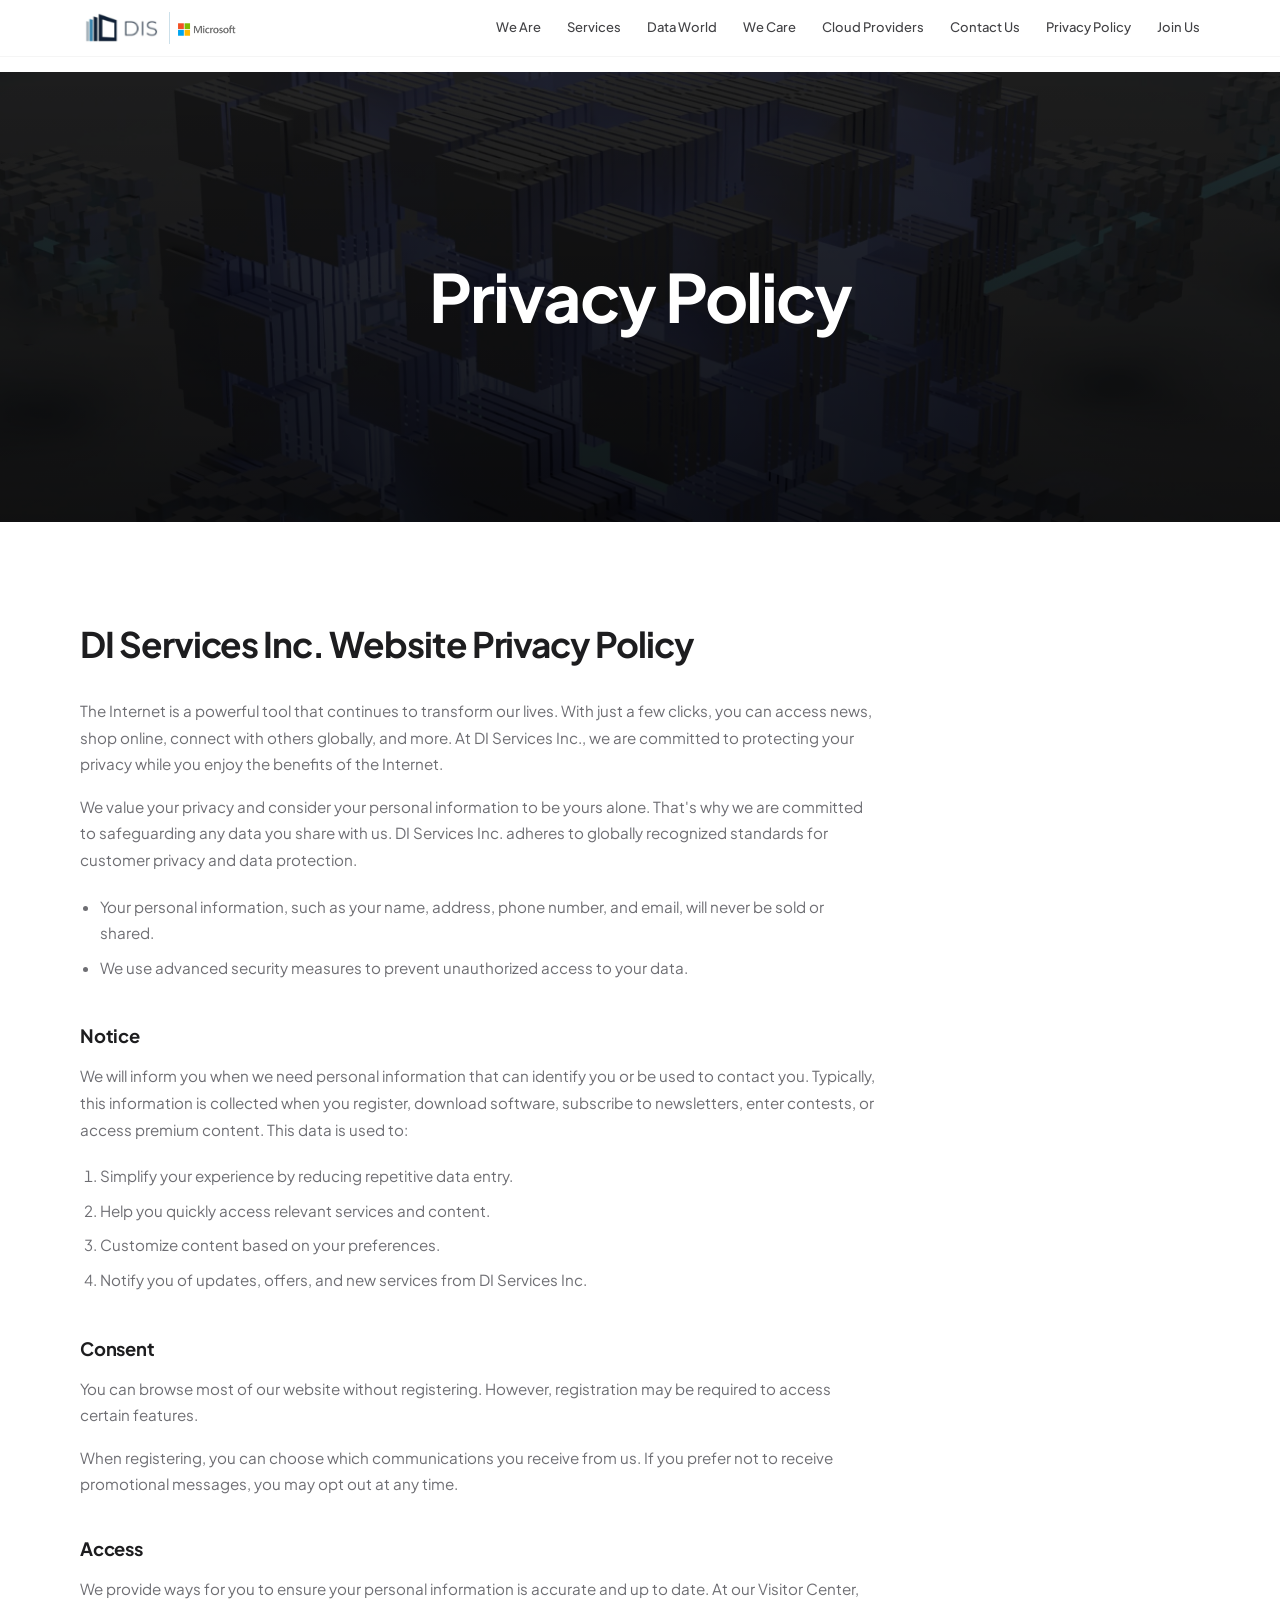
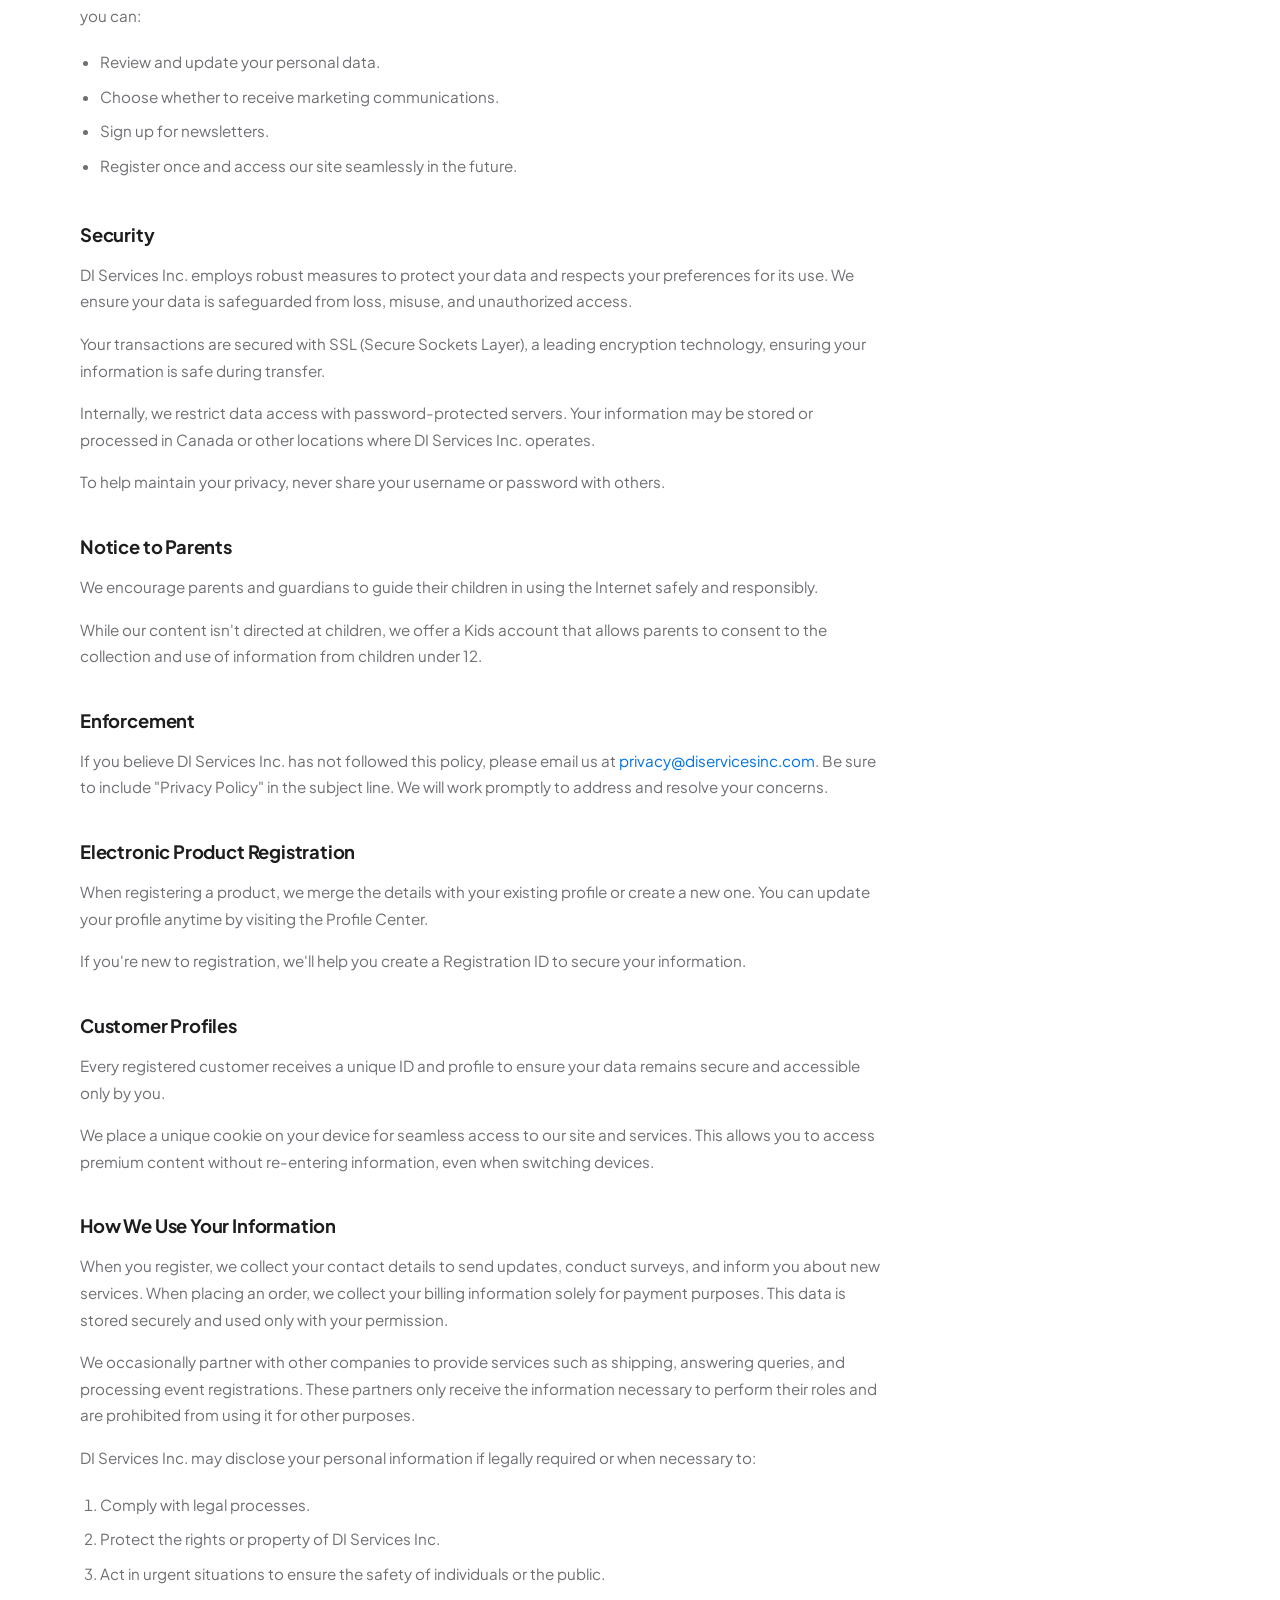
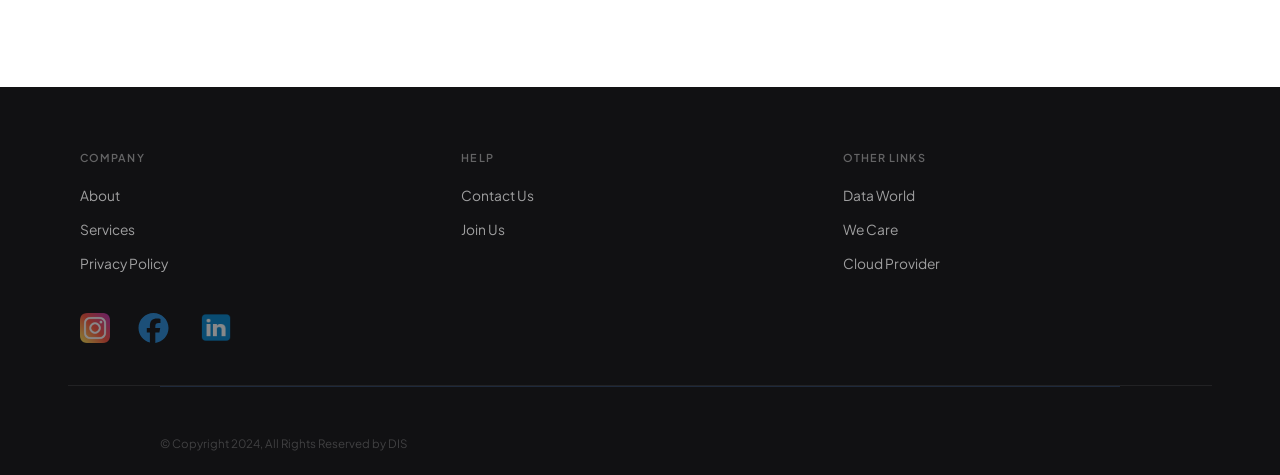
<file: privacy-policy.html>
<!doctype html>
<html lang="en">

<head>
	<meta charset="utf-8">
	<meta name="viewport" content="width=device-width, initial-scale=1">
	<title>Privacy Policy | DIS Services Inc - Data Integrity Services</title>

	<meta name="description" content="Read the DIS Services Inc privacy policy. Learn how Data Integrity Services collects, uses, and protects your personal information and data on our website.">
	<meta name="keywords" content="privacy policy, data protection, DIS Services privacy, data integrity services policy, personal information, website privacy">
	<meta name="robots" content="noindex, follow">
	<meta name="author" content="DIS Services Inc">
	<meta name="publisher" content="Data Integrity Services Inc">
	<meta name="theme-color" content="#3482ad">
	<link rel="canonical" href="privacy-policy.html">

	<meta property="og:title" content="Privacy Policy | DIS Services Inc">
	<meta property="og:description" content="Read the DIS Services Inc privacy policy. Learn how we collect, use, and protect your personal information.">
	<meta property="og:image" content="/web/images/mainlogo.svg">
	<meta property="og:url" content="/privacy-policy.html">
	<meta property="og:type" content="website">
	<meta property="og:site_name" content="DIS Services Inc">
	<meta property="og:locale" content="en_US">

	<meta name="twitter:card" content="summary_large_image">
	<meta name="twitter:title" content="Privacy Policy | DIS Services Inc">
	<meta name="twitter:description" content="Read the DIS Services Inc privacy policy. Learn how we collect, use, and protect your personal information.">
	<meta name="twitter:image" content="/web/images/mainlogo.svg">

	<script type="application/ld+json">
	{
		"@context": "https://schema.org",
		"@type": "BreadcrumbList",
		"itemListElement": [
			{"@type": "ListItem", "position": 1, "name": "Home", "item": "/"},
			{"@type": "ListItem", "position": 2, "name": "Privacy Policy", "item": "/privacy-policy.html"}
		]
	}
	</script>

	<link rel="shortcut icon" href="web/images/favicon.ico" type="image/x-icon">
	<link rel="icon" href="web/images/favicon.ico" type="image/x-icon">

	<link rel="stylesheet" type="text/css" href="web/css/stylenew.css">
	<link href="https://fonts.googleapis.com/css2?family=Play:wght@400;700&display=swap" rel="stylesheet">
	<link href="https://cdn.jsdelivr.net/npm/bootstrap@5.3.2/dist/css/bootstrap.min.css" rel="stylesheet"
		integrity="sha384-T3c6CoIi6uLrA9TneNEoa7RxnatzjcDSCmG1MXxSR1GAsXEV/Dwwykc2MPK8M2HN" crossorigin="anonymous">
	<link rel="preconnect" href="https://fonts.googleapis.com">
	<link rel="preconnect" href="https://fonts.gstatic.com" crossorigin>
	<link
		href="https://fonts.googleapis.com/css2?family=IBM+Plex+Sans:wght@400;500;600&family=Inter:wght@100;200;300;400;500;600&family=Play:wght@400;700&family=Plus+Jakarta+Sans:wght@200;300;400;500;600;700&display=swap"
		rel="stylesheet">

	<style>
		html {
			scroll-behavior: smooth
		}

		* {
			-webkit-font-smoothing: antialiased;
			-moz-osx-font-smoothing: grayscale
		}

		body {
			background: #fff !important;
			overflow-x: hidden
		}

		body main div.headercls {
			position: fixed !important;
			top: 0 !important;
			left: 0 !important;
			right: 0 !important;
			z-index: 9000 !important;
			background: rgba(255, 255, 255, .88) !important;
			backdrop-filter: blur(20px) saturate(180%) !important;
			-webkit-backdrop-filter: blur(20px) saturate(180%) !important;
			border-bottom: none !important;
			box-shadow: 0 0 0 1px rgba(0, 0, 0, .04) !important;
			transition: all .35s ease !important;
			padding: 0 !important
		}

		body main div.headercls.scrolled {
			background: rgba(255, 255, 255, .96) !important;
			box-shadow: 0 0 0 1px rgba(0, 0, 0, .04), 0 2px 12px rgba(0, 0, 0, .04) !important
		}

		body>main {
			padding-top: 72px !important
		}

		body main .headercls .navbar {
			padding: 8px 0 !important;
			min-height: 56px !important
		}

		body main .headercls .navbar .container-fluid {
			max-width: 1200px !important;
			margin: 0 auto !important
		}

		body main .headercls #mainlogo {
			gap: 8px !important
		}

		body main .headercls #mainlogo img.logo1 {
			height: 30px !important;
			transition: opacity .2s !important
		}

		body main .headercls #mainlogo img.logo2 {
			height: 24px !important;
			transition: opacity .2s !important
		}

		body main .headercls #mainlogo span {
			height: 32px !important;
			background: rgba(52, 130, 173, .25) !important
		}

		body main .homenav .nav {
			gap: 2px !important
		}

		body main .homenav .nav .nav-item .nav-link {
			font-family: 'Plus Jakarta Sans', sans-serif !important;
			font-weight: 500 !important;
			font-size: 13px !important;
			color: #424245 !important;
			padding: 6px 12px !important;
			border-radius: 6px !important;
			transition: color .15s, background .15s !important;
			white-space: nowrap !important
		}

		body main .homenav .nav .nav-item .nav-link:hover {
			color: #1d1d1f !important;
			background: rgba(0, 0, 0, .04) !important
		}

		body main .headercls .navbar-toggler {
			border: none !important;
			padding: 4px 8px !important;
			box-shadow: none !important
		}

		body main .headercls .navbar-toggler:focus {
			box-shadow: none !important
		}

		.bannerslider.oneuspage {
			position: relative !important;
			margin-bottom: 0 !important;
			overflow: hidden !important;
			min-height: 50vh !important
		}

		.bannerslider.oneuspage>img {
			position: absolute !important;
			inset: 0 !important;
			width: 100% !important;
			height: 100% !important;
			object-fit: cover !important;
			filter: brightness(.42) !important;
			z-index: 0 !important
		}

		.bannerslider.oneuspage::after {
			content: '' !important;
			position: absolute !important;
			inset: 0 !important;
			background: linear-gradient(to bottom, rgba(0, 0, 0, .15) 0%, rgba(0, 0, 0, .55) 100%) !important;
			pointer-events: none !important;
			z-index: 1 !important
		}

		.bannerslider .captionheader.shadownone.lefttextcap.nohome {
			position: absolute !important;
			top: 0 !important;
			left: 0 !important;
			right: 0 !important;
			bottom: 0 !important;
			display: flex !important;
			align-items: center !important;
			justify-content: center !important;
			z-index: 2 !important;
			height: 100% !important;
			padding: 0 !important;
			margin: 0 !important
		}

		.bannerslider .captionheader.shadownone .container {
			display: flex !important;
			align-items: center !important;
			justify-content: center !important;
			height: auto !important
		}

		.bannerslider .captionheader h1 {
			font-family: 'Plus Jakarta Sans', sans-serif !important;
			font-size: clamp(2.4rem, 5.2vw, 4.2rem) !important;
			font-weight: 700 !important;
			line-height: 1.08 !important;
			letter-spacing: -.03em !important;
			color: #fff !important;
			white-space: nowrap !important
		}

		.privacy-content {
			padding: 100px 0 80px !important;
			background: #fff !important
		}

		.privacy-content .container {
			max-width: 800px !important
		}

		.privacy-content h1 {
			font-family: 'Plus Jakarta Sans', sans-serif !important;
			font-size: clamp(1.6rem, 2.8vw, 2.2rem) !important;
			font-weight: 700 !important;
			letter-spacing: -.03em !important;
			color: #1d1d1f !important;
			margin-bottom: 32px !important;
			line-height: 1.25 !important
		}

		.privacy-content h2 {
			font-family: 'Plus Jakarta Sans', sans-serif !important;
			font-size: 1.15rem !important;
			font-weight: 700 !important;
			letter-spacing: -.01em !important;
			color: #1d1d1f !important;
			margin-top: 40px !important;
			margin-bottom: 16px !important
		}

		.privacy-content p {
			font-family: 'Plus Jakarta Sans', sans-serif !important;
			color: #6e6e73 !important;
			font-size: .95rem !important;
			line-height: 1.75 !important;
			margin-bottom: 16px !important
		}

		.privacy-content ul,
		.privacy-content ol {
			padding-left: 20px !important;
			margin-bottom: 16px !important
		}

		.privacy-content ul li,
		.privacy-content ol li {
			font-family: 'Plus Jakarta Sans', sans-serif !important;
			color: #6e6e73 !important;
			font-size: .95rem !important;
			line-height: 1.75 !important;
			padding: 4px 0 !important
		}

		.privacy-content a {
			color: #0071e3 !important;
			text-decoration: none !important;
			transition: color .15s !important
		}

		.privacy-content a:hover {
			color: #0077ed !important
		}

		body main footer.darkfooter,
		footer.darkfooter {
			background: #111113 !important;
			padding: 0 !important;
			overflow: hidden !important
		}

		footer.darkfooter>.container {
			padding-top: 64px !important;
			padding-bottom: 0 !important
		}

		footer.darkfooter>.container>.row {
			padding-bottom: 40px !important;
			border-bottom: 1px solid rgba(255, 255, 255, .07) !important
		}

		footer.darkfooter h6 {
			font-family: 'Plus Jakarta Sans', sans-serif !important;
			font-weight: 600 !important;
			font-size: .68rem !important;
			letter-spacing: .1em !important;
			text-transform: uppercase !important;
			color: rgba(255, 255, 255, .35) !important;
			margin-bottom: 20px !important
		}

		footer.darkfooter ul.fotnab {
			list-style: none !important;
			padding: 0 !important;
			margin: 0 !important
		}

		footer.darkfooter ul.fotnab li {
			margin-bottom: 10px !important
		}

		footer.darkfooter ul.fotnab li a {
			font-family: 'Plus Jakarta Sans', sans-serif !important;
			color: rgba(255, 255, 255, .6) !important;
			font-size: .86rem !important;
			text-decoration: none !important;
			transition: color .15s !important;
			font-weight: 400 !important
		}

		footer.darkfooter ul.fotnab li a:hover {
			color: #fff !important
		}

		footer.darkfooter div[style*="display:flex"] {
			gap: 16px !important;
			padding-top: 24px !important;
			align-items: center !important
		}

		footer.darkfooter a img {
			opacity: .5 !important;
			transition: opacity .15s !important;
			filter: none !important;
			vertical-align: middle !important
		}

		footer.darkfooter a:hover img {
			opacity: .85 !important;
			filter: none !important;
			transform: none !important
		}

		footer.darkfooter .fotcopy,
		.fotcopy {
			padding: 20px 0 !important;
			margin-top: 0 !important
		}

		footer.darkfooter .fotcopy p,
		.fotcopy p {
			font-family: 'Plus Jakarta Sans', sans-serif !important;
			color: rgba(255, 255, 255, .2) !important;
			font-size: .72rem !important;
			margin: 0 !important
		}

		.sr {
			opacity: 0;
			transform: translateY(48px);
			transition: opacity .8s cubic-bezier(.16, 1, .3, 1), transform .8s cubic-bezier(.16, 1, .3, 1)
		}

		.sr.v {
			opacity: 1 !important;
			transform: none !important
		}

		.sr-d1 {
			transition-delay: .08s
		}

		.sr-d2 {
			transition-delay: .16s
		}

		.sr-d3 {
			transition-delay: .24s
		}

		@media(max-width:992px) {
			body>main {
				padding-top: 66px !important
			}

			.privacy-content {
				padding: 60px 0 48px !important
			}
		}

		@media(max-width:640px) {
			.bannerslider.oneuspage {
				min-height: 40vh !important
			}

			.bannerslider .captionheader h1 {
				font-size: 1.65rem !important;
				line-height: 1.15 !important
			}

			.privacy-content {
				padding: 40px 0 36px !important
			}

			.homenav .nav .nav-item .nav-link {
				font-size: 13px !important;
				padding: 6px 10px !important
			}

			#mainlogo img.logo1 {
				height: 24px !important
			}

			#mainlogo img.logo2 {
				height: 18px !important
			}

			.darkfooter>.container {
				padding-top: 40px !important
			}
		}

		@media(max-width:400px) {
			.bannerslider .captionheader h1 {
				font-size: 1.35rem !important
			}

			.bannerslider.oneuspage {
				min-height: 35vh !important
			}
		}
	</style>
</head>

<body>
	<main>
		<div class="headercls">
			<div class="container">
				<div class="row">
					<nav class="navbar navbar-expand-lg homenav">
						<div class="container-fluid">
							<a href="/"
								class="d-flex align-items-center mb-3 mb-md-0 me-md-auto text-dark text-decoration-none">
								<div id="mainlogo" style="display:flex;align-items: center; gap: 10px;">
									<img class="logo1" src="web/images/mainlogo.svg" alt="DIS Services Inc Logo">
									<span style="width:1px; height:40px; background:#3482AD;"></span>
									<img class="logo2" src="web/images/micro.png" alt="Microsoft Partner">
								</div>
							</a>
							<button class="navbar-toggler" type="button" data-bs-toggle="collapse"
								data-bs-target="#navbarSupportedContent" aria-controls="navbarSupportedContent"
								aria-expanded="false" aria-label="Toggle navigation">
								<span class="navbar-toggler-icon"></span>
							</button>
							<div class="collapse navbar-collapse" id="navbarSupportedContent">
								<ul class="nav nav-pills d-flex align-items-center">
									<li class="nav-item"><a href="we-are.html" class="nav-link"
											aria-current="page">We Are</a></li>
									<li class="nav-item"><a href="our-services.html"
											class="nav-link">Services</a></li>
									<li class="nav-item"><a href="data-world.html"
											class="nav-link">Data World</a></li>
									<li class="nav-item"><a href="we-care.html"
											class="nav-link">We Care</a></li>
									<li class="nav-item"><a href="cloud-providers.html"
											class="nav-link">Cloud Providers</a></li>
									<li class="nav-item"><a href="contact-us.html"
											class="nav-link">Contact Us</a></li>
									<li class="nav-item"><a href="privacy-policy.html"
											class="nav-link">Privacy Policy</a></li>
									<li class="nav-item"><a href="join-us.html"
											class="nav-link">Join Us</a></li>
								</ul>
							</div>
						</div>
					</nav>
				</div>
			</div>
		</div>

		<div class="bannerslider oneuspage">
			<div class="captionheader shadownone lefttextcap nohome">
				<div class="container">
					<div class="row">
						<div class="col-lg-12">
							<h1>Privacy Policy</h1>
						</div>
					</div>
				</div>
			</div>
			<img width="100%" height="100%"
				src="web/images/services-banner.png">
		</div>

			<section class="privacy-content">
				<div class="container">
					<h1>DI Services Inc. Website Privacy Policy</h1>

					<p>The Internet is a powerful tool that continues to transform our lives. With just a few
						clicks, you can access news, shop online, connect with others globally, and more. At DI
						Services Inc., we are committed to protecting your privacy while you enjoy the benefits of
						the Internet.</p>

					<p>We value your privacy and consider your personal information to be yours alone. That's why
						we are committed to safeguarding any data you share with us. DI Services Inc. adheres to
						globally recognized standards for customer privacy and data protection.</p>

					<ul>
						<li>Your personal information, such as your name, address, phone number, and email, will
							never be sold or shared.</li>
						<li>We use advanced security measures to prevent unauthorized access to your data.</li>
					</ul>

					<h2>Notice</h2>
					<p>We will inform you when we need personal information that can identify you or be used to
						contact you. Typically, this information is collected when you register, download software,
						subscribe to newsletters, enter contests, or access premium content. This data is used
						to:</p>
					<ol>
						<li>Simplify your experience by reducing repetitive data entry.</li>
						<li>Help you quickly access relevant services and content.</li>
						<li>Customize content based on your preferences.</li>
						<li>Notify you of updates, offers, and new services from DI Services Inc.</li>
					</ol>

					<h2>Consent</h2>
					<p>You can browse most of our website without registering. However, registration may be
						required to access certain features.</p>
					<p>When registering, you can choose which communications you receive from us. If you prefer
						not to receive promotional messages, you may opt out at any time.</p>

					<h2>Access</h2>
					<p>We provide ways for you to ensure your personal information is accurate and up to date. At
						our Visitor Center, you can:</p>
					<ul>
						<li>Review and update your personal data.</li>
						<li>Choose whether to receive marketing communications.</li>
						<li>Sign up for newsletters.</li>
						<li>Register once and access our site seamlessly in the future.</li>
					</ul>

					<h2>Security</h2>
					<p>DI Services Inc. employs robust measures to protect your data and respects your preferences
						for its use. We ensure your data is safeguarded from loss, misuse, and unauthorized
						access.</p>
					<p>Your transactions are secured with SSL (Secure Sockets Layer), a leading encryption
						technology, ensuring your information is safe during transfer.</p>
					<p>Internally, we restrict data access with password-protected servers. Your information may be
						stored or processed in Canada or other locations where DI Services Inc. operates.</p>
					<p>To help maintain your privacy, never share your username or password with others.</p>

					<h2>Notice to Parents</h2>
					<p>We encourage parents and guardians to guide their children in using the Internet safely and
						responsibly.</p>
					<p>While our content isn't directed at children, we offer a Kids account that allows parents to
						consent to the collection and use of information from children under 12.</p>

					<h2>Enforcement</h2>
					<p>If you believe DI Services Inc. has not followed this policy, please email us at
						<a href="mailto:privacy@diservicesinc.com">privacy@diservicesinc.com</a>. Be sure to
						include "Privacy Policy" in the subject line. We will work promptly to address and resolve
						your concerns.</p>

					<h2>Electronic Product Registration</h2>
					<p>When registering a product, we merge the details with your existing profile or create a new
						one. You can update your profile anytime by visiting the Profile Center.</p>
					<p>If you're new to registration, we'll help you create a Registration ID to secure your
						information.</p>

					<h2>Customer Profiles</h2>
					<p>Every registered customer receives a unique ID and profile to ensure your data remains
						secure and accessible only by you.</p>
					<p>We place a unique cookie on your device for seamless access to our site and services. This
						allows you to access premium content without re-entering information, even when switching
						devices.</p>

					<h2>How We Use Your Information</h2>
					<p>When you register, we collect your contact details to send updates, conduct surveys, and
						inform you about new services. When placing an order, we collect your billing information
						solely for payment purposes. This data is stored securely and used only with your
						permission.</p>
					<p>We occasionally partner with other companies to provide services such as shipping, answering
						queries, and processing event registrations. These partners only receive the information
						necessary to perform their roles and are prohibited from using it for other purposes.</p>
					<p>DI Services Inc. may disclose your personal information if legally required or when
						necessary to:</p>
					<ol>
						<li>Comply with legal processes.</li>
						<li>Protect the rights or property of DI Services Inc.</li>
						<li>Act in urgent situations to ensure the safety of individuals or the public.</li>
					</ol>
				</div>
			</section>

			<footer class="darkfooter">
				<div class="container">
					<div class="row">
						<div class="col-lg-4 col-md-4 col-sm-6 col-6">
							<h6>Company</h6>
							<ul class="fotnab">
								<li><a href="https://thedecap.github.io/index.html">About</a></li>
								<li><a href="https://thedecap.github.io/our-services.html">Services</a></li>
								<li><a href="https://thedecap.github.io/privacy-policy.html">Privacy Policy</a></li>
							</ul>
						</div>
						<div class="col-lg-4 col-md-4 col-sm-6 col-6">
							<h6>Help</h6>
							<ul class="fotnab">
								<li><a href="https://thedecap.github.io/contact-us.html">Contact Us</a></li>
								<li><a href="https://thedecap.github.io/join-us.html">Join Us</a></li>
							</ul>
						</div>
						<div class="col-lg-4 col-md-4 col-sm-6 col-6">
							<h6>Other Links</h6>
							<ul class="fotnab">
								<li><a href="https://thedecap.github.io/data-world.html">Data World</a></li>
								<li><a href="https://thedecap.github.io/we-care.html">We Care</a></li>
								<li><a href="https://thedecap.github.io/cloud-providers.html">Cloud Provider</a></li>
							</ul>
						</div>
						<div style="display:flex">
							<a href="https://www.instagram.com/dataintegrityservices/">
								<img style="width:30px; height:30px"
								src="web/images/insta.png" alt="Instagram">
						</a>
								<a href="https://www.facebook.com/profile.php?id=61556158206869">
									<img style="width:55px; height:30px"
								src="web/images/fb.svg" alt="Facebook">
						</a>
									<a href="https://www.linkedin.com/company/data-integrity-services-us/">
										<img style="width:38px; height:35px"
								src="web/images/linked-in.png" alt="LinkedIn">
						</a>
						</div>
					</div>
					<div class="container fotcopy" style="margin-top: 10px;">
						<div class="row">
							<div class="col-lg-6 col-md-6 col-sm-12 col-12">
								<p>&copy; Copyright 2024, All Rights Reserved by DIS</p>
							</div>
							<div class="col-lg-6 col-md-6 col-sm-12 col-12">
							</div>
						</div>
					</div>
				</div>
			</footer>

	</main>
	<script src="https://cdn.jsdelivr.net/npm/bootstrap@5.3.2/dist/js/bootstrap.bundle.min.js"
		integrity="sha384-C6RzsynM9kWDrMNeT87bh95OGNyZPhcTNXj1NW7RuBCsyN/o0jlpcV8Qyq46cDfL" crossorigin="anonymous">
	</script>
	<script>
		window.addEventListener('scroll', function () {
			var h = document.querySelector('.headercls');
			if (h) h.classList.toggle('scrolled', window.scrollY > 20);
		}, { passive: true });

		document.addEventListener('DOMContentLoaded', function () {
			var bh = document.querySelector('.bannerslider .captionheader h1');
			if (bh) { bh.classList.add('sr') }

			var pc = document.querySelector('.privacy-content');
			if (pc) { pc.classList.add('sr') }

			document.querySelectorAll('.darkfooter .col-lg-4,.darkfooter .col-md-4').forEach(function (el, i) {
				el.classList.add('sr');
				el.classList.add('sr-d' + (i + 1));
			});

			var o = new IntersectionObserver(function (entries) {
				entries.forEach(function (e) {
					if (e.isIntersecting) { e.target.classList.add('v'); o.unobserve(e.target) }
				});
			}, { threshold: 0.08, rootMargin: '0px 0px -50px 0px' });
			document.querySelectorAll('.sr').forEach(function (el) { o.observe(el) });
		});
	</script>
</body>

</html>
</file>
<file: web/css/stylenew.css>
* {
    margin: 0px;
    padding: 0px;
}
body {
    font-family: "Inter", sans-serif;
    font-size: 14px;
    font-style: normal;
    font-weight: 300;
    line-height: 23.8px; /* 170% */
}
/* ---------------------- lp*/
/*{ #sl {
    background-color: #ffe53b;
    background-image: linear-gradient(147deg, #ffe53b 0%, #fd3838 74%);
    min-height: 100vh;
    font-family: "Fira Sans", sans-serif;
    display: flex;
}

.blog-slider {
    width: 95%;
    position: relative;
    max-width: 800px;
    margin: auto;
    background: #fff;
    box-shadow: 0px 14px 80px rgba(34, 35, 58, 0.2);
    padding: 25px;
    border-radius: 25px;
    height: 400px;
    transition: all 0.3s;
}

@media screen and (max-width: 992px) {
    .blog-slider {
        max-width: 680px;
        height: 400px;
    }
}

@media screen and (max-width: 768px) {
    .blog-slider {
        min-height: 500px;
        height: auto;
        margin: 180px auto;
    }
}

@media screen and (max-height: 500px) and (min-width: 992px) {
    .blog-slider {
        height: 350px;
    }
}

.blog-slider__item {
    display: flex;
    align-items: center;
}

@media screen and (max-width: 768px) {
    .blog-slider__item {
        flex-direction: column;
    }
}

.blog-slider__item.swiper-slide-active .blog-slider__img img {
    opacity: 1;
    transition-delay: 0.3s;
}

.blog-slider__item.swiper-slide-active .blog-slider__content > * {
    opacity: 1;
    transform: none;
}

.blog-slider__item.swiper-slide-active .blog-slider__content > *:nth-child(1) {
    transition-delay: 0.3s;
}

.blog-slider__item.swiper-slide-active .blog-slider__content > *:nth-child(2) {
    transition-delay: 0.4s;
}

.blog-slider__item.swiper-slide-active .blog-slider__content > *:nth-child(3) {
    transition-delay: 0.5s;
}

.blog-slider__item.swiper-slide-active .blog-slider__content > *:nth-child(4) {
    transition-delay: 0.6s;
}

.blog-slider__item.swiper-slide-active .blog-slider__content > *:nth-child(5) {
    transition-delay: 0.7s;
}

.blog-slider__item.swiper-slide-active .blog-slider__content > *:nth-child(6) {
    transition-delay: 0.8s;
}

.blog-slider__item.swiper-slide-active .blog-slider__content > *:nth-child(7) {
    transition-delay: 0.9s;
}

.blog-slider__item.swiper-slide-active .blog-slider__content > *:nth-child(8) {
    transition-delay: 1s;
}

.blog-slider__item.swiper-slide-active .blog-slider__content > *:nth-child(9) {
    transition-delay: 1.1s;
}

.blog-slider__item.swiper-slide-active .blog-slider__content > *:nth-child(10) {
    transition-delay: 1.2s;
}

.blog-slider__item.swiper-slide-active .blog-slider__content > *:nth-child(11) {
    transition-delay: 1.3s;
}

.blog-slider__item.swiper-slide-active .blog-slider__content > *:nth-child(12) {
    transition-delay: 1.4s;
}

.blog-slider__item.swiper-slide-active .blog-slider__content > *:nth-child(13) {
    transition-delay: 1.5s;
}

.blog-slider__item.swiper-slide-active .blog-slider__content > *:nth-child(14) {
    transition-delay: 1.6s;
}

.blog-slider__item.swiper-slide-active .blog-slider__content > *:nth-child(15) {
    transition-delay: 1.7s;
}

.blog-slider__img {
    width: 300px;
    flex-shrink: 0;
    height: 300px;
    background-image: linear-gradient(147deg, #fe8a39 0%, #fd3838 74%);
    box-shadow: 4px 13px 30px 1px rgba(252, 56, 56, 0.2);
    border-radius: 20px;
    transform: translateX(-80px);
    overflow: hidden;
}

.blog-slider__img:after {
    content: "";
    position: absolute;
    top: 0;
    left: 0;
    width: 100%;
    height: 100%;
    background-image: linear-gradient(147deg, #fe8a39 0%, #fd3838 74%);
    border-radius: 20px;
    opacity: 0.8;
}

.blog-slider__img img {
    width: 100%;
    height: 100%;
    object-fit: cover;
    display: block;
    opacity: 0;
    border-radius: 20px;
    transition: all 0.3s;
}

@media screen and (max-width: 768px) {
    .blog-slider__img {
        transform: translateY(-50%);
        width: 90%;
    }
}

@media screen and (max-width: 576px) {
    .blog-slider__img {
        width: 95%;
    }
}

@media screen and (max-height: 500px) and (min-width: 992px) {
    .blog-slider__img {
        height: 270px;
    }
}

.blog-slider__content {
    padding-right: 25px;
}

@media screen and (max-width: 768px) {
    .blog-slider__content {
        margin-top: -80px;
        text-align: center;
        padding: 0 30px;
    }
}

@media screen and (max-width: 576px) {
    .blog-slider__content {
        padding: 0;
    }
}

.blog-slider__content > * {
    opacity: 0;
    transform: translateY(25px);
    transition: all 0.4s;
}

.blog-slider__code {
    color: #7b7992;
    margin-bottom: 15px;
    display: block;
    font-weight: 500;
}

.blog-slider__title {
    font-size: 24px;
    font-weight: 700;
    color: #0d0925;
    margin-bottom: 20px;
}

.blog-slider__text {
    color: #4e4a67;
    margin-bottom: 30px;
    line-height: 1.5em;
}

.blog-slider__button {
    display: inline-flex;
    background-image: linear-gradient(147deg, #fe8a39 0%, #fd3838 74%);
    padding: 15px 35px;
    border-radius: 50px;
    color: #fff;
    box-shadow: 0px 14px 80px rgba(252, 56, 56, 0.4);
    text-decoration: none;
    font-weight: 500;
    justify-content: center;
    text-align: center;
    letter-spacing: 1px;
}

@media screen and (max-width: 576px) {
    .blog-slider__button {
        width: 100%;
    }
}

.blog-slider .swiper-container-horizontal > .swiper-pagination-bullets,
.blog-slider .swiper-pagination-custom,
.blog-slider .swiper-pagination-fraction {
    bottom: 10px;
    left: 0;
    width: 100%;
}

.blog-slider__pagination {
    position: absolute;
    z-index: 21;
    right: 20px;
    width: 11px !important;
    text-align: center;
    left: auto !important;
    top: 50% !important;
    bottom: auto !important;
    transform: translateY(-50%);
}

@media screen and (max-width: 768px) {
    .blog-slider__pagination {
        transform: translateX(-50%);
        left: 50% !important;
        top: 205px !important;
        width: 100% !important;
        display: flex;
        justify-content: center;
        align-items: center;
    }
}

.blog-slider__pagination.swiper-pagination-bullets .swiper-pagination-bullet {
    margin: 8px 0;
}

@media screen and (max-width: 768px) {
    .blog-slider__pagination.swiper-pagination-bullets
        .swiper-pagination-bullet {
        margin: 0 5px;
    }
}

.blog-slider__pagination .swiper-pagination-bullet {
    width: 11px;
    height: 11px;
    display: block;
    border-radius: 10px;
    background: #062744;
    opacity: 0.2;
    transition: all 0.3s;
}

.blog-slider__pagination .swiper-pagination-bullet-active {
    opacity: 1;
    background: #fd3838;
    height: 30px;
    box-shadow: 0px 0px 20px rgba(252, 56, 56, 0.3);
}

@media screen and (max-width: 768px) {
    .blog-slider__pagination .swiper-pagination-bullet-active {
        height: 11px;
        width: 30px;
    }
} */
/* ---------------------- }*/

#pic {
    background-color: #f4f8fc;
    padding: 130px 0;
}

#pic h4 {
    font-size: 42px;
}

.wrap {
    margin: 50px auto 0 auto;
    width: 100%;
    display: flex;
    align-items: space-around;
    max-width: 1200px;
}

.tile {
    width: 380px;
    height: 579px;
    margin: 10px;
    background-color: black;
    display: inline-block;
    background-size: cover;
    position: relative;
    cursor: pointer;
    transition: all 0.4s ease-out;
    box-shadow: 0px 35px 77px -17px rgba(0, 0, 0, 0.44);
    overflow: hidden;
    color: white;
    font-family: "Roboto";
}

.tile img {
    height: 100%;
    width: 100%;
    position: absolute;
    top: 0;
    left: 0;
    z-index: 0;
    transition: all 0.4s ease-out;
}

.tile .text {
    /*   z-index:99; */
    position: absolute;
    padding: 30px;
    height: calc(100% - 60px);
}

.tile h1 {
    font-weight: 300;
    margin: 0;
    text-shadow: 2px 2px 10px rgba(0, 0, 0, 0.3);
}

.tile h2 {
    font-weight: 100;
    margin: 20px 0 0 0;
    font-style: italic;
    transform: translateX(200px);
}

.tile p {
    font-weight: 300;
    margin: 20px 0 0 0;
    line-height: 25px;
    /*   opacity:0; */
    font-size: 20px;
    font-family: play;
    transform: translateX(-200px);
    transition-delay: 0.2s;
}

.animate-text {
    opacity: 0;
    transition: all 0.6s ease-in-out;
}

.tile:hover {
    /*   background-color:#99aeff; */
    box-shadow: 0px 35px 77px -17px rgba(0, 0, 0, 0.64);
    transform: scale(1.05);
}

.tile:hover img {
    opacity: 0.5;
}

.tile:hover .animate-text {
    transform: translateX(0);
    opacity: 1;
}

.dots {
    position: absolute;
    bottom: 20px;
    right: 30px;
    margin: 0 auto;
    width: 30px;
    height: 30px;
    color: currentColor;
    display: flex;
    flex-direction: column;
    align-items: center;
    justify-content: space-around;
}

.dots span {
    width: 5px;
    height: 5px;
    background-color: currentColor;
    border-radius: 50%;
    display: block;
    opacity: 0;
    transition: transform 0.4s ease-out, opacity 0.5s ease;
    transform: translateY(30px);
}

.tile:hover span {
    opacity: 1;
    transform: translateY(0px);
}

.dots span:nth-child(1) {
    transition-delay: 0.05s;
}

.dots span:nth-child(2) {
    transition-delay: 0.1s;
}

.dots span:nth-child(3) {
    transition-delay: 0.15s;
}
#storyb {
    margin-top: 30px;
}
@media (max-width: 1000px) {
    .wrap {
        flex-direction: column;
        width: 400px;
    }
}

/* -------------- */
.homenav {
    padding-right: 0px !important;
    padding-left: 0px !important;
}
.homenav .nav .nav-item:last-child .nav-link {
    padding-right: 0px !important;
}
.homenav .nav .nav-link {
    color: #000;
    font-family: "Play", sans-serif;
}
.homenav .nav .nav-link:hover {
    opacity: 0.7;
}
h1,
h2,
h3,
h4,
h5,
h6 {
    font-family: "Play", sans-serif;
    font-style: normal;
}
h1 {
    font-size: 37px;
    font-style: normal;
    font-weight: 700;
    line-height: 48px; /* 129.73% */
}

h1 span {
    color: #3581ae;
    font-family: "Play", sans-serif;
    font-size: 37px;
    font-style: normal;
    font-weight: 700;
    line-height: 48px;
    display: block;
}
.howtojoin .owl-dots {
    display: none;
}

.howtojoin .owl-nav {
    position: absolute;
    top: 50%;
    left: 50%;
    transform: translate(-50%, -50%);
    width: 96%;
    display: flex;
    align-items: center;
    justify-content: space-between;
}

.howtojoin .owl-carousel .owl-nav button.owl-next,
.howtojoin .owl-carousel .owl-nav button.owl-prev {
    display: flex;
    width: 48px;
    height: 48px;
    padding: 14px;
    justify-content: center;
    align-items: center;
    flex-shrink: 0;
    border-radius: 24px;
    border: 1px solid black;
    background: rgba(255, 255, 255, 0.2);
}

.howtojoin .owl-carousel .owl-nav button.owl-next span {
    background: url("../images/next.svg") no-repeat;
    width: 20px;
    height: 20px;
    font-size: 0px;
}

.howtojoin .owl-carousel .owl-nav button.owl-prev span {
    background: url("../images/prev.svg") no-repeat;
    width: 20px;
    height: 20px;
    font-size: 0px;
}

.homenav.navbar-expand-lg .navbar-collapse {
    flex-basis: unset;
    flex-grow: inherit;
}
.homenav a img {
    height: 36px;
}
.headercls {
    background: #fff;
}
.bannerslider {
    height: 889px;
    background: #ddd;
    position: relative;
}
.captionheader:after {
    content: "";
    background: linear-gradient(
        1deg,
        rgba(20, 20, 20, 0.4) 0.55%,
        rgba(141, 141, 141, 0) 71.62%
    );
    position: absolute;
    bottom: 0px;
    top: 0px;
    left: 0px;
    right: 0px;
    z-index: 0;
}

.captionheader.shadownone:after {
    content: "";
    display: none;
}
.captionheader.lefttextcap {
    align-items: center;
}

.captionheader.lefttextcap h1 span {
    display: inline-block;
}
.wecarevid {
    height: 533px;
}

.allbanner {
    height: 470px;
}
.allbanner video {
}
.allbanner .captionheader:after {
    content: "";
    display: none;
}
.captionheader h1 {
    color: #fff;
}

.captionheader h1 span {
}

.nohome h1 {
    font-family: Play;
    font-size: 64px;
    font-style: normal;
    font-weight: 700;
    line-height: 58px;
    margin-bottom: 0px;
}

.nohome h1 span {
    font-size: 64px;
}
.contactpart {
    padding: 150px 0px;
}
.contactblue {
    background: #3283b0;
    border-radius: 15px;
    padding: 20px;
    color: #fff;
    min-height: 500px;
    font-family: Play;
    font-size: 16px;
    font-style: normal;
    font-weight: 400;
    line-height: normal;
    display: flex;
    flex-direction: column;
    justify-content: space-between;
    overflow: hidden;
    position: relative;
}
.contactblue:after {
    content: "";
    width: 269px;
    height: 269px;
    border-radius: 269px;
    background: rgba(255, 255, 255, 0.12);
    position: absolute;
    bottom: -89px;
    right: -89px;
}
.contactblue:before {
    content: "";
    width: 138px;
    height: 138px;
    flex-shrink: 0;
    border-radius: 269px;
    background: rgba(255, 249, 249, 0.13);
    position: absolute;
    bottom: 89px;
    right: 89px;
}
.fotsocial.contactsocial {
    float: left;
}
.fotsocial.contactsocial li a {
    background: #132033;
}
.fotsocial.contactsocial li a:hover {
    background: #fff;
}

.fotsocial.contactsocial li a:hover img path {
    filter: invert(100%) sepia(100%) saturate(0%) hue-rotate(288deg)
        brightness(102%) contrast(102%);
}

.contactblue a {
    color: #fff;
    text-decoration: none;
}
.contactblue .form-group {
    display: flex;
    margin-bottom: 30px;
    color: #fff;
}

.contactblue .form-group span {
    display: inline-block;
    margin-right: 12px;
}
.allbanner h1 span {
    display: inline-block;
    margin-left: 10px;
}
.allbanner p {
    color: #151f27;

    text-align: center;
    font-family: Play;
    font-size: 18px;
    font-style: normal;
    font-weight: 400;
    line-height: normal;
}
.allbanner .captionheader {
    position: absolute;
    top: 0px;
    left: 0px;
    right: 0px;
    bottom: 0px;
    display: flex;
    align-items: center;
    flex-flow: wrap;
    text-align: center;
}

.captionheader {
    position: absolute;
    top: 0px;
    left: 0px;
    right: 0px;
    bottom: 0px;
    display: flex;
    align-items: flex-end;
    flex-flow: wrap;
}
.r-number {
    text-align: right;
    display: flex;
    align-items: center;
    justify-content: flex-end;
}
.r-number a {
    display: flex;
    width: 48px;
    height: 48px;
    padding: 14px;
    justify-content: center;
    align-items: center;
    flex-shrink: 0;
    border-radius: 24px;
    border: 1px solid #fff;
}
.r-number a.nextbtn {
}
.r-number a.prevbtn {
    margin-right: 10px;
}

.aidevelopment {
    border-top: 1px solid rgba(255, 255, 255, 0.5);
    padding-top: 20px;
    position: relative;
    z-index: 1;
    margin-bottom: 50px;
    color: #fff;
}
.videofaster {
    position: relative;
    margin-right: 70px;
}
.buildfaster {
    padding: 150px 0px;
}

.homevideofaster {
    position: absolute;
    top: 0px;
    left: 100px;
    right: 0px;
    bottom: 0px;
    display: flex;
    align-items: self-start;
}
.homevideofaster h3 {
    color: var(--Primary-title-color, #f4f4f4);
    font-family: Play;
    font-size: 62px;
    font-style: normal;
    font-weight: 400;
    line-height: 74px;
    text-transform: capitalize;
    margin-top: 75px;
}
.overvid {
    width: 336px;
    height: 461px;
    flex-shrink: 0;
    margin-right: -100px;
    margin-top: auto;
    margin-bottom: auto;
}

.bannerslider video {
    object-fit: cover;
}

.mt-150 {
    margin-top: 150px !important;
}
.mb-150 {
    margin-bottom: 150px !important;
}

.mb-75 {
    margin-bottom: 75px !important;
}
.mt-75 {
    margin-top: 75px !important;
}

.homeat h4 {
    color: #131313;
    font-family: Play;
    font-size: 42px;
    font-style: normal;
    font-weight: 400;
    line-height: 50px; /* 119.048% */
    margin-bottom: 30px;
}
#wemake {
    margin: 150px 0 0 0;
}
a.btnmake {
    color: #3482ad;
    font-family: Play;
    font-size: 42px;
    font-style: normal;
    font-weight: 400;
    line-height: 50.4px; /* 120% */
    text-decoration-line: none;
}
.wemake {
    color: var(--gray-900, #101828);
    text-align: center;
    font-family: Play;
    font-size: 36px;
    font-style: normal;
    font-weight: 700;
    line-height: 44px; /* 122.222% */
    letter-spacing: -0.72px;
}
a.btnmake:hover {
    color: #005f97;
}

img {
    max-width: 100%;
    display: block;
}

.maincontainer figure {
    margin: 0px 15px;
    display: grid;
    grid-template-rows: 1fr auto;
    margin-bottom: 10px;
    break-inside: avoid;
}

.maincontainer figure > img {
    grid-row: 1 / -1;
    grid-column: 1;
    border-radius: 8px;
}

.maincontainer figure a {
    color: black;
    text-decoration: none;
}
.maincontainer figure a:hover {
    color: #005f97;
}

.maincontainer figcaption {
    grid-column: 1;
    background-color: rgba(255, 255, 255, 0.5);
    padding: 15px 15px 15px 0px;
    justify-self: start;
}

.maincontainer figcaption p {
    color: #151f27;
    font-family: Play;
    font-size: 20px;
    font-style: normal;
    font-weight: 400;
    line-height: 26px; /* 130% */
}

.maincontainer {
    column-count: 3;
    column-gap: 10px;
    margin-top: 50px;
}
a.caseset {
    display: flex;
    align-items: center;
}
a.caseset span {
    border-radius: 4px;
    background: #eb0037;
    width: 8px;
    height: 8px;
    margin-right: 10px;
}
.imgseccont {
    position: relative;
}
.imgseccont img {
    border-radius: 10px;
}
.imgseccont a.videobtn {
    position: absolute;
    top: 50%;
    left: 50%;
    transform: translate(-50%, -50%);
    display: flex;
    width: 72px;
    height: 72px;
    padding: 10px 29.5px;
    justify-content: center;
    align-items: center;
    flex-shrink: 0;
    border-radius: 36px;
    background: rgba(255, 255, 255, 0.1);
}
.imgseccont a.videobtn:hover {
    background: rgba(0, 0, 0, 0.5);
}
.imgseccont a.videobtn span {
    flex-shrink: 0;
}

.bexplore:first-child .imgseccont.boxexplorevid img {
    border-radius: 5px 0px 0px 5px;
}
.bexplore:last-child .imgseccont.boxexplorevid img {
    border-radius: 0px 5px 5px 0px;
}

.oursolution {
    padding: 150px 0px;
    background: linear-gradient(
        89deg,
        #9dbfd3 33.58%,
        rgba(81, 145, 183, 0) 226.92%
    );
    overflow: hidden;
}
.oursolution h4 {
    color: #fff;
    font-family: Play;
    font-size: 37px;
    font-style: normal;
    font-weight: 700;
    line-height: 48px; /* 129.73% */
    margin-bottom: 20px;
}
.oursolution p {
    color: #f2f2f2;
    font-family: Play;
    font-size: 20px;
    font-style: normal;
    font-weight: 400;
    line-height: 30px; /* 150% */
    margin-bottom: 30px;
}

.oursolution .btn-primary {
    border-radius: 8px;
    background: #3881a9;
    height: 56px;
    line-height: 41px;
    width: 300px;
    border-color: #3881a9;
    color: #fff;
    font-family: "Plus Jakarta Sans", sans-serif;
    font-size: 18px;
    font-style: normal;
    font-weight: 600;
    text-transform: capitalize;
}

.disfact {
    background: #000;
    padding: 150px 0px;
    text-align: center;
}
.boxfact {
    border-right: #18181b 1px solid;
    border-bottom: #18181b 1px solid;
    padding-top: 30px;
    padding-bottom: 20px;
}

.disfact h4 {
    color: #fff;
    margin-bottom: 100px;
}

.factnumber {
    background: var(
        --gradient-01,
        linear-gradient(98deg, #6ddcff 0%, #7f60f9 100%)
    );
    background-clip: text;
    -webkit-background-clip: text;
    -webkit-text-fill-color: transparent;
    text-align: center; /* Semi-bold/60px */
    font-family: "Plus Jakarta Sans", sans-serif;
    font-size: 60px;
    font-style: normal;
    font-weight: 400;
    line-height: 66px; /* 110% */
}

.disfact p {
    color: var(--gray-400, #a1a1aa);
    text-align: center;
    font-family: Play;
    font-size: 18px;
    font-style: normal;
    font-weight: 400;
    line-height: 28px; /* 155.556% */
}

.boxfact.last {
    border-right: none;
}
.border-none {
    border-bottom: none;
}
.membersec {
    padding: 100px 0px;
    background: #fff;
}

.membersec .owl-carousel .owl-item img {
    border-radius: 20px;
}

.membercorsual {
}

.membersec .item {
    position: relative;
    transition: 0.3s;
    padding-top: 20px;
    padding-bottom: 20px;
}
.membersec .item:hover {
    transform: rotate(3deg);
}

.boxmember {
    position: absolute;
    bottom: 0px;
    padding: 15px 30px 40px;
    color: #fff;
}
.boxmember h6 {
    color: #fff;
    font-size: 10px;
    font-style: normal;
    font-weight: 400;
    line-height: 14px;
    text-transform: uppercase;
    display: flex;
    align-items: center;
}
.wecenter {
    text-align: center;
    margin-bottom: 70px;
}
.membersec h4 {
    margin-bottom: 30px;
    color: var(--gray-900, #101828);
    text-align: center;
    font-size: 36px;
    font-style: normal;
    font-weight: 700;
    line-height: 44px; /* 122.222% */
    letter-spacing: -0.72px;
}
.membersec p {
    color: var(--gray-500, #667085);
    text-align: center;
    font-family: Play;
    font-size: 20px;
    font-style: normal;
    font-weight: 400;
    line-height: 30px; /* 150% */
}

.latestinsights {
    padding: 100px 20px;
    background: #151f27;
    color: #fff;
}
.latestinsights h4 {
    color: #fff;
}
a.viewall {
    text-align: right;
    color: #fff;
    text-decoration: none;
    float: right;
}

.latestinsights .boxmember {
    padding: 15px 30px 20px;
    background: linear-gradient(
        180deg,
        rgba(0, 0, 0, 0) 43.5%,
        rgba(12, 17, 21, 0.94) 100%
    );
    top: 0px;
    display: flex;
    flex-direction: column-reverse;
}
.latestinsights .boxmember .dot {
    width: 8px;
    height: 8px;
    border-radius: 4px;
    background: #00e0ce;
    display: block;
    margin-right: 10px;
}

.latestinsights .owl-dots {
    display: none;
}

.latestinsights .owl-nav {
    position: absolute;
    top: 50%;
    left: 50%;
    transform: translate(-50%, -50%);
    width: 96%;
    display: flex;
    align-items: center;
    justify-content: space-between;
}

.latestinsights .owl-nav {
}

.latestinsights .owl-carousel .owl-nav button.owl-next,
.latestinsights .owl-carousel .owl-nav button.owl-prev {
    display: flex;
    width: 48px;
    height: 48px;
    padding: 14px;
    justify-content: center;
    align-items: center;
    flex-shrink: 0;
    border-radius: 24px;
    background: rgba(255, 255, 255, 0.1);
}

.latestinsights .owl-carousel .owl-nav button.owl-next span {
    background: url("../images/next.svg") no-repeat;
    width: 20px;
    height: 20px;
    font-size: 0px;
}
.latestinsights .owl-carousel .owl-nav button.owl-prev span {
    background: url("../images/prev.svg") no-repeat;
    width: 20px;
    height: 20px;
    font-size: 0px;
}

.homereview {
    padding: 150px 0px;
}
.homereviewbox {
    border-radius: 20px;
    background: var(
        --DOML-gradient-1,
        linear-gradient(267deg, #00f0ff 4.01%, #5200ff 57.55%, #ff2df7 114.97%)
    );
    padding: 50px;
    display: block;
    margin-left: 100px;
    margin-right: 100px;
}
.reviewdesign .small span img {
    width: auto;
}
.reviewpara {
    font-family: Play;
    font-style: normal;
    line-height: 196.9%; /* 39.38px */
}
.reviewdesign p {
    color: #fff;
    font-size: 20px;
}
.reviewuser img {
    border-radius: 50px;
    background: url(<path-to-image>), lightgray 50% / cover no-repeat,
        url(<path-to-image>), lightgray 50% / cover no-repeat,
        url(<path-to-image>), lightgray 50% / cover no-repeat,
        url(<path-to-image>), lightgray 50% / cover no-repeat, #171717;
    box-shadow: 20px 30px 30px 0px rgba(0, 0, 0, 0.25);
}
.homereviewbox .item {
    padding: 50px 0px;
}
.homereviewbox .owl-dots {
    display: table;
    margin: 0 auto;
}
.homereviewbox .owl-dots {
}

.homereviewbox .owl-carousel button.owl-dot.active span {
    background: #fff;
}
.homereviewbox .owl-dots span {
    width: 12px;
    height: 12px;
    flex-shrink: 0;
    background: #171717;
    border-radius: 100px;
    display: inline-block;
    margin: 0 3px;
}
.homereviewbox .owl-nav {
    position: absolute;
    left: 0px;
    right: 0px;
    display: flex;
    align-items: center;
    justify-content: space-around;
}

.homereviewbox .owl-carousel .owl-nav button.owl-next span {
    background: url("../images/review-next.svg") no-repeat;
    width: 14px;
    height: 14px;
    font-size: 0px;
}
.homereviewbox .owl-carousel .owl-nav button.owl-prev span {
    background: url("../images/review-prev.svg") no-repeat;
    width: 14px;
    height: 14px;
    font-size: 0px;
}
.homereviewbox .owl-carousel .owl-nav button.owl-next,
.homereviewbox .owl-carousel .owl-nav button.owl-prev {
    display: flex;
    width: 14px;
    height: 14px;
    justify-content: center;
    align-items: center;
    flex-shrink: 0;
}
.darkfooter {
    background: #000;
}
footer {
    padding: 100px 0 26px 0;
    color: #fff;
}
footer h6 {
    margin-bottom: 20px;
}
ul.fotnab {
    list-style: none;
    padding: 0px;
    margin: 0px;
}
ul.fotnab li {
    list-style: none;
    padding: 0px;
    margin: 0px 0px 15px;
}
ul.fotnab li a {
    text-decoration: none;
    color: var(--gray-200, #e4e4e7);
    font-family: Play;
    font-size: 14px;
    font-style: normal;
    font-weight: 400;
    line-height: 22px; /* 157.143% */
}
ul.fotnab li a:hover {
    color: #005f97;
}
.fotcopy {
    border-top: #1e293b 1px solid;
    margin-top: 50px;
    padding-top: 40px;
    padding-left: 0px !important;
    padding-right: 0px !important;
}
.fotcopy p {
    color: var(--gray-400, #a1a1aa);
    font-family: Play;
    font-size: 14px;
    font-style: normal;
    padding: 26px 0 0 0;
    font-weight: 400;
    line-height: 22px; /* 157.143% */
    margin-bottom: 0px;
}
ul.fotsocial {
    list-style: none;
    padding: 0px;
    margin: 0px;
    float: right;
}
ul.fotsocial li {
    width: auto;
    display: inline-block;
}
ul.fotsocial li a {
    width: 28px;
    height: 28px;
    display: inline-block;
    padding: 5px;
    background: #1e293b;
    margin: 0 5px;
    border-radius: 100px;
}
ul.fotsocial li a:hover {
    background: #2563eb;
}
#data-w {
    margin-botom: 75px;
}
.rc {
    width: 700px;
    height: 700px;
    border-radius: 100%;
    -webkit-mask-image: -webkit-radial-gradient(circle, white 100%, black 100%);
    -webkit-transform: rotate(0.000001deg);
    -webkit-border-radius: 100%;
    -moz-border-radius: 100%;
    margin-left: 30%;
}
.video-circle {
    border-radius: 100%;
    object-fit: cover;
    width: 700px;
    height: 700px;
}
.solutionvideo {
    align-items: center;
}
.allcontactform .form-group label {
    margin-bottom: 15px;
}

.allcontactform input[type="text"],
.allcontactform input[type="email"],
.allcontactform input[type="password"],
.allcontactform input[type="tel"] {
    border-radius: 0px;
    border: none;
    border-bottom: #8d8d8d 1px solid;
    padding-left: 0px;
    color: #8d8d8d;
    font-family: "Inter", sans-serif;
    font-size: 14px;
    font-style: normal;
    font-weight: 500;
    line-height: 20px; /* 142.857% */
}

.allcontactform {
    font-family: Play;
}
.contactbond h4.cloudcontactheading {
    color: #04242d;

    font-family: Play;
    font-size: 50px;
    font-style: normal;
    font-weight: 400;
    line-height: 96px; /* 192% */
    margin-bottom: 30px;
}
.contactbond h4.cloudcontactheading span {
    color: #3582ac;

    font-family: Play;
    font-size: 50px;
    font-style: normal;
    font-weight: 700;
    line-height: 96px; /* 192% */
}

.allcontactform textarea.form-control {
    border-radius: 0px;
    border: none;
    border-bottom: #8d8d8d 1px solid;
    padding-left: 0px;
    color: #8d8d8d;

    font-size: 14px;
    font-style: normal;
    font-weight: 500;
    line-height: 20px; /* 142.857% */
}

.allcontactform select.form-control {
    border-radius: 0px;
    border: none;
    border-bottom: #8d8d8d 1px solid;
    padding-left: 0px;
    color: #8d8d8d;

    font-size: 14px;
    font-style: normal;
    font-weight: 500;
    line-height: 20px; /* 142.857% */
}
.allcontactform .form-group {
    margin-bottom: 30px;
}

.allcontactform .form-check-input {
    color: #011c2a;

    font-family: Play;
    font-size: 12px;
    font-style: normal;
    font-weight: 400;
    line-height: 20px; /* 166.667% */
}

.allcontactform .form-check-input:checked[type="radio"] {
    background: #0d2139 url("../images/checked.svg") no-repeat;
    border-color: #0d2139;
}

.allcontactform .btnpart {
    text-align: end;
}

.allcontactform input::-webkit-input-placeholder {
    /* Edge */
    color: #8d8d8d !important;
}
.allcontactform input:-ms-input-placeholder {
    /* Internet Explorer 10-11 */
    color: #8d8d8d !important;
}
.allcontactform input::placeholder {
    color: #8d8d8d !important;
}

.contactbond {
    border-radius: 10px;
    background: #fff;
    box-shadow: 0px 0px 60px 30px rgba(0, 0, 0, 0.03);
    padding: 30px;
}

/*------------*/

/*we make*/

.makeforword {
    padding: 150px 0px;
}
.wemakeheading {
    color: #3483ae;
    text-align: center;
    font-family: Play;
    font-size: 88px;
    font-style: normal;
    font-weight: 700;
    line-height: 96.8px;
    letter-spacing: 5.28px;
    text-transform: uppercase;
    margin-bottom: 100px;
}
.wemakeheading span {
    display: block;

    color: #fff;

    -webkit-text-stroke-width: 1px;
    -webkit-text-stroke-color: black;
}
.makepara {
    text-align: center;
    color: #151f27;

    font-family: Play;
    font-size: 36px;
    font-style: normal;
    font-weight: 400;
    line-height: 43.2px; /* 120% */
}

.explorepart {
    background: #f4f8fc;
    padding: 150px 0px;
}

.boxexplorevid {
}

.imgseccont.boxexplorevid img {
    border-radius: 0;
}

.wemakeinn {
    padding: 150px 0px;
}
.wearerating {
    color: #3483ae;

    text-align: center;
    font-family: Play;
    font-size: 64px;
    font-style: normal;
    font-weight: 700;
    line-height: 70.4px; /* 110% */
}
.wearerating span {
    display: block;
    color: #000;

    text-align: center;
    font-family: Play;
    font-size: 16px;
    font-style: normal;
    font-weight: 400;
    line-height: 22.4px; /* 140% */
    text-transform: uppercase;
}

.wearevideo {
    padding: 50px 30px;
}
.wearevidfull {
}
.wemakeinn h3,
.explorepart h3 {
    color: #151f27;

    font-family: Play;
    font-size: 40px;
    font-style: normal;
    font-weight: 400;
    line-height: 43.2px; /* 108% */
}
.wearevidfull img {
    border-radius: 0px;
}

.mainheadingtext {
    color: #242331;

    text-align: center;
    font-family: Play;
    font-size: 50px;
    font-style: normal;
    font-weight: 700;
    line-height: 110%; /* 55px */
}

.btn.btn-primary {
    border-radius: 8px;
    background: #3881a9;
    height: 56px;
    line-height: 41px;
    border-color: #3881a9;
    color: #fff;
    text-align: center;
    font-family: Play;
    font-size: 16px;
    font-style: normal;
    font-weight: 400;
    padding-left: 50px;
    padding-right: 50px;
}
.btn.btn-primary:hover,
.btn.btn-primary:active,
.btn.btn-primary:focus {
    background: #a5b3bb;
    border-color: #a5b3bb;
}
.bepartour {
    padding: 100px 0px;
    background: linear-gradient(93deg, #3483ae 11.23%, #00e0ce 93.95%);
    position: relative;
}

.bepartour .owl-nav {
    position: absolute;
    top: 50%;
    left: 50%;
    transform: translate(-50%, -50%);
    width: 100%;
    display: flex;
    align-items: center;
    justify-content: space-between;
}

.bepartour .owl-nav {
}

.bepartour .owl-carousel .owl-nav button.owl-next,
.bepartour .owl-carousel .owl-nav button.owl-prev {
    display: flex;
    width: 48px;
    height: 48px;
    padding: 14px;
    justify-content: center;
    align-items: center;
    flex-shrink: 0;
    border-radius: 24px;
    background: rgba(255, 255, 255, 0.1);
}

.bepartour .owl-carousel .owl-nav button.owl-next span {
    background: url("../images/next.svg") no-repeat;
    width: 20px;
    height: 20px;
    font-size: 0px;
}
.bepartour .owl-carousel .owl-nav button.owl-prev span {
    background: url("../images/prev.svg") no-repeat;
    width: 20px;
    height: 20px;
    font-size: 0px;
}

.beparttext {
    text-align: center;
}
.beparttext h4 {
    color: #fff;

    text-align: center;
    font-family: Play;
    font-size: 64px;
    font-style: normal;
    font-weight: 400;
    line-height: 70.4px; /* 110% */
    margin-bottom: 50px;
}

.bepartour {
}

.wecarepart {
    padding: 150px 0px;
    background: #fff;
    color: #000;

    font-family: Play;
    font-size: 18px;
    font-style: normal;
    font-weight: 400;
    line-height: 27.2px; /* 151.111% */
}

.weculture {
    padding: 150px 0px 400px;
    background: #f4f8fc;
}
.weculture p {
    color: #797979;

    font-family: Play;
    font-size: 20px;
    font-style: normal;
    font-weight: 400;
    line-height: 149.4%; /* 29.88px */
}
.wecarefor img {
    border-radius: 50px;
    height: 516px;
    object-fit: cover;
    object-position: center;
}
.wecaremakeimg {
    position: relative;
}
.wecareimgfull {
    margin-right: 100px;
    margin-left: 100px;
    margin-top: -250px;
}
.wecareimgfull img {
    border-radius: 10px;
    margin-bottom: 150px;
}

.btn.btn-outline-dark {
    border-radius: 8px;
    border: 1px solid #000;
    border-color: #000;

    box-shadow: 0px 0px 14px 0px rgba(0, 0, 0, 0.12);
}

.btn.btn-outline-dark span {
    background: url(../images/downloadicon.svg) no-repeat center;
    width: 20px;
    height: 14px;
    display: inline-block;
}

.btn.btn-outline-dark:hover,
.btn.btn-outline-dark:active,
.btn.btn-outline-dark:focus {
    background-color: #a5b3bb;

    border-color: #a5b3bb;
    color: #000;
}
.marginright50 {
    margin-right: 50px;
}
.bannerslider.oneuspage {
    height: 315px;
}

.joinusbox {
    padding: 32px 30px;

    border-radius: 40px;
    border: 1px solid #f6f6f6;
    background: #fff;
    box-shadow: 1px 15px 23px 0px rgba(229, 229, 229, 0.25);
}
.joinusbox span {
    width: 116px;
    height: 116px;
    margin-bottom: 30px;
    display: flex;
    transition: 0.5s;
    border-radius: 30px;
    background: rgba(50, 131, 176, 0.2);
    padding: 30px;
}
.joinusbox h3 {
    color: #242331;

    font-family: Play;
    font-size: 30px;
    font-style: normal;
    font-weight: 700;
    line-height: 110%; /* 33px */
    margin-bottom: 30px;
}
.joinusbox p {
    color: #797979;

    font-family: Play;
    font-size: 22px;
    font-style: normal;
    font-weight: 400;
    line-height: 157.4%; /* 34.628px */
    margin-bottom: 0px;
}
.joinusbox:hover span {
    margin-top: -10px;
}

.currentjob {
    padding: 62px 35px;
    border-radius: 30px;
    border: 1px solid #cbcbcb;
}
.currentjob:hover {
    border-radius: 30px;
    background: #3483ae;
    color: #fff;
    box-shadow: 0px 10px 12px 0px rgba(215, 215, 215, 0.25);
}
.currentjob:hover span a,
.currentjob:hover h3,
.currentjob:hover p {
    color: #fff;
}
.currentjob:hover .btn {
    border-color: #d3d3d3;
    border: 1px solid #d3d3d3;
    background: #fff;
    color: #000;
}
.currentjob span a {
    margin-bottom: 20px;
    color: #242331;

    font-family: Play;
    font-size: 20px;
    font-style: normal;
    font-weight: 400;
    line-height: 166.5%; /* 33.3px */
}
.currentjob span a:hover {
    color: #5236ff;
    font-family: Play;
    font-size: 20px;
    font-style: normal;
    font-weight: 400;
    line-height: 166.5%;
}

.currentjob span a {
    text-decoration: none;
}

.currentjob h3 {
    color: #242331;

    font-family: Play;
    font-size: 30px;
    font-style: normal;
    font-weight: 700;
    line-height: 110%; /* 33px */
    margin-bottom: 20px;
}
.currentjob p {
    color: #797979;

    font-family: Play;
    font-size: 22px;
    font-style: normal;
    font-weight: 400;
    line-height: 157.4%; /* 34.628px */
    margin-bottom: 50px;
}
.currentjob .btn {
    padding: 25px 35px;
    display: inline-block;
    border-radius: 10px;
    border: 1px solid #d3d3d3;
}
.bannerslider.jobpart {
    height: 360px;
    background: #fff;
}

.bannerslider.jobpart .captionheader {
    position: absolute;
    top: 0px;
    left: 0px;
    right: 0px;
    bottom: 0px;
    display: flex;
    align-items: center;
    text-align: center;
}

.bannerslider.jobpart h1 {
    color: #242331;

    text-align: center;
    font-family: Play;
    font-size: 75px;
    font-style: normal;
    font-weight: 700;
    line-height: 110%; /* 82.5px */
    margin-bottom: 20px;
}

.bannerslider.jobpart span a {
    color: #000;
    text-decoration: none;

    color: #242331;

    text-align: center;
    font-family: Play;
    font-size: 20px;
    font-style: normal;
    font-weight: 400;
    line-height: 166.5%; /* 33.3px */
}
.bannerslider.jobpart span a:hover {
    color: #5236ff;
}
.jobroleabout {
    padding: 75px 0 150px;
}
#whatdo {
    margin: 75px;
}
.aboutrolepart {
    padding: 70px;
    background: #f9f9f9;
}

.aboutrolepart p {
    color: #797979;

    font-family: Play;
    font-size: 22px;
    font-style: normal;
    font-weight: 400;
    line-height: 157.4%; /* 34.628px */
}
.aboutrolepart ul {
}
.aboutrolepart li {
    color: #797979;

    font-family: Play;
    font-size: 22px;
    font-style: normal;
    font-weight: 400;
    line-height: 274.4%;
}

.aboutrolepart h3 {
    color: #242331;

    font-family: Play;
    font-size: 40px;
    font-style: normal;
    font-weight: 700;
    line-height: 123%; /* 49.2px */
    margin-bottom: 30px;
}
.h3job {
    display: flex;
    align-items: center;
    justify-content: space-between;
}

.h3job span {
    color: #242331;

    text-align: center;
    font-family: Play;
    font-size: 20px;
    font-style: normal;
    font-weight: 400;
    line-height: 166.5%; /* 33.3px */
}

.left-rightpart {
    background: #f4f8fc;
    padding: 100px 0px;
}

.right-leftpart {
    padding: 100px 0px;
}
.globeheading {
    color: #04242d;

    font-family: Play;
    font-size: 21.141px;
    font-style: normal;
    font-weight: 400;
    line-height: 32px; /* 151.367% */
}
.globeheading h4 {
    color: #04242d;

    font-family: Play;
    font-size: 77.969px;
    font-style: normal;
    font-weight: 400;
    line-height: 96px; /* 123.126% */
}
.globeheading h4 span {
    display: block;
    color: #3582ac;

    font-family: Play;
    font-size: 13.672px;
    font-style: normal;
    font-weight: 400;
    line-height: 26px; /* 190.171% */
    text-transform: uppercase;
}
.globeheading span {
}
ul.globelisting {
    list-style: none;
}
ul.globelisting li {
    color: #04242d;
    font-family: Play;
    font-size: 20.969px;
    font-style: normal;
    font-weight: 400;
    line-height: 32px;
    padding: 15px 0px;
}

ul.globelisting li::before {
    content: "\2022";
    color: #3582ac;
    font-weight: bold;
    display: inline-block;
    width: 1em;
    margin-left: -1em;
}

.cloudimgrev h3 {
    color: #04242d;

    font-family: Play;
    font-size: 39.375px;
    font-style: normal;
    font-weight: 400;
    line-height: normal;
    margin-bottom: 30px;
}
.cloudimgrev p {
    color: #04242d;

    font-family: Play;
    font-size: 15.375px;
    font-style: normal;
    font-weight: 400;
    line-height: 26px; /* 169.106% */
    margin-bottom: 30px;
}

.cloudimgrev li {
    color: #04242d;

    font-family: Play;
    font-size: 14.875px;
    font-style: normal;
    font-weight: 400;
    line-height: 26px; /* 174.79% */
}
.imgcall {
    padding: 0px 30px;
}
.imgcall img {
    border-radius: 50px;
    height: 100%;
    object-fit: cover;
    object-position: center;
}
.cloudcontactimg {
}
.cloudcontactimg img {
    border-radius: 50px;
}

.dataworldpart {
    padding: 150px 0px;
}

@media only screen and (max-width: 1200px) {
    .homevideofaster h3 {
        font-size: 30px;
        line-height: normal;
        margin-top: auto;
        margin-bottom: auto;
    }
    .maincontainer {
        column-count: 2;
    }
    .homereviewbox {
        margin: 15px;
        padding: 15px;
    }
    .homereview {
        padding: 50px 0px;
    }
    .reviewuser img {
        box-shadow: none;
    }
}
@media only screen and (max-width: 1024px) {
    .wearerating {
        font-size: 50px;
    }
    .beparttext h4 {
        font-size: 50px;
    }
    .bannerslider {
        height: 90vh;
    }
    .homenav.navbar-expand-lg .navbar-collapse {
        position: absolute;
        top: 100%;
        z-index: 100;
        background: #fff;
        right: 0px;
        left: 0px;
    }
    .homenav .navbar-collapse ul {
        flex-direction: column;
        align-items: flex-start !important;
    }
}

@media only screen and (max-width: 600px) {
    .weculture {
        padding: 0;
    }
    .wecareimgfull {
        margin: 0;
    }
    .wecareimgfull img {
        width: 95%;
        margin: auto;
    }
    .weculture p {
        text-align: center;
    }
    #values {
        flex-direction: column-reverse;
        margin: 40px 0 0 0;
    }
    /* #values h3 {
        font-family: Play;
        font-size: 36px;
        font-style: normal;
        font-weight: 700;
        line-height: 44px;
        letter-spacing: -0.72px;
    } */
    .wemake {
        margin: 42px 0 30px 0;
    }
    .weculture p {
        margin: 0 0 32px 0;
    }
    /* #values p {
        text-align: center;
        color: #797979;
        font-family: Play;
        font-size: 20px;
        font-style: normal;
        font-weight: 400;
        line-height: 149.4%;
    } */
    .wecarepart p {
        text-align: center;
        color: black;
        font-family: Play;
        font-size: 24px;
        font-style: normal;
        font-weight: 400;
        line-height: 149.4%;
    }
    .wecarefor .img1 {
        height: 370px;
        width: 63%;
        margin-left: auto;
        border-radius: 20px;
    }
    #whatdo {
        margin: 0;
    }
    .wecarefor .img2 {
        height: 370px;
        width: 62%;
        position: relative;
        border-radius: 20px;
        bottom: 85px;
        left: 19px;
    }

    /* servicespaje */
    #partnerlogo {
        gap: 10px;
    }
    ul.globelisting li {
        padding: 5px 0;
    }

    .imgcall {
        padding: 0px 5px;
    }
    .imgcall img {
        border-radius: 15px;
    }
    .cloudimgrev h3 {
        font-size: 30.375px;
    }
    .nohome h1 {
        font-size: 56px;
    }
    .wecarepart {
        padding: 60px 0px;
    }
    .nohome h1 span {
        font-size: 45px;
    }
    .nohome h1 {
        font-size: 43px;
    }
    .mainheadingtext {
        font-size: 38px;
    }
    .joinusbox span {
        width: 55px;
        height: 55px;
        padding: 7px;
        border-radius: 12px;
        margin-bottom: 8px;
    }
    .joinusbox h3 {
        color: #242331;
        font-family: Play;
        font-size: 24px;
        font-style: normal;
        font-weight: 700;
        line-height: 110%;

        margin-bottom: 8px;
    }
    .dataworldpart {
        padding: 42px 0px;
    }
    #data-w {
        margin-bottom: 20px;
    }
    #data-s {
        gap: 20px;
    }
    .contactbond h4.cloudcontactheading {
        font-size: 50px;
        line-height: 50px;
    }
    .contactbond h4.cloudcontactheading span {
        font-size: 50px;
        line-height: 50px;
    }
    .cloudcontactimg img {
        border-radius: 10px;
        margin-bottom: 35px;
    }
    .joinusbox p {
        font-size: 16px;
        margin-bottom: 0px;
    }
    #partnerlogo img {
        margin: auto;
    }
    .globeheading h4 {
        color: #04242d;
        font-family: Play;
        font-size: 40.969px;
        font-style: normal;
        font-weight: 400;
        line-height: 42px;
    }

    .wemakeinn {
        padding: 50px 0px;
        text-align: center;
    }
    .explorepart {
        padding: 50px 0px;
        text-align: center;
    }
    .wemakeinn h3,
    .explorepart h3 {
        font-size: 24px;

        line-height: inherit;
    }
    .makepara {
        font-size: 24px;

        line-height: inherit;
    }
    .wemakeheading {
        font-size: 50px;
        line-height: normal;
    }

    .wearerating {
        font-size: 30px;
    }
    .beparttext h4 {
        font-size: 30px;
    }
    .wearerating {
        margin-bottom: 30px;
    }
    .videofaster {
        margin-right: 0;
    }
    .overvid {
        width: 100%;
        height: auto;
        flex-shrink: 0;
        margin-right: auto;
        margin-left: auto;
    }
    .overvid img {
        display: table;
        margin: 0 auto;
        margin: -180px auto -108px auto;
        width: 80%;
    }
    .homeat {
        font-weight: 500;
        font-size: 33px;
        text-align: center;
        color: #3482ad;
    }
    .homeat a {
        padding: 10px 20px;
        background: #3482ad;
        color: white;
        border-radius: 10px;
    }
    .bannerslider {
        height: 75vh;
    }
    .aidevelopment {
        margin-bottom: 16px;
    }
    #headerlower {
        text-align: left;
    }
    #headerlower h3 {
    }
    #headerlower p {
        font-size: 16px;
    }
    .homeat h4 {
        font-size: 16px;
        text-align: center;
        line-height: 26px;
    }
    a.btnmake {
        font-size: 30px;
    }

    #wemake {
        margin: 30px 0 0 0;
    }
    .fotcopy {
        text-align: center;
    }
    .aidevelopment {
        text-align: center;
    }
    .r-number {
        justify-content: center;
    }
    ul.fotsocial {
        margin: 20px auto 0px;
        float: none;
    }
    .maincontainer figure a {
        font-size: 14px;
    }
    .maincontainer figcaption p {
        font-size: 14px;
        line-height: 18px;
    }
    .homevideofaster h3 {
        font-size: 30px;
        color: #000;
        text-align: center;
        padding: 30px;
        color: white;
        position: relative;
        bottom: 173px;
    }
    .videofaster video {
        height: auto;
    }
    .buildfaster {
        padding: 50px 0px;
    }
    .homevideofaster {
        position: relative;
        left: 0px;
        flex-direction: column;
    }
    .reviewpara {
        line-height: 155.9%;
    }
    .reviewdesign p {
        font-size: 16px;
    }
    .homereviewbox .item {
        padding: 0px 0px;
    }
    .reviewuser {
        padding: 40px;
    }
    .reviewdesign p span {
        text-align: center;
        display: table;
        margin: 12px auto 0px;
    }
    .rc {
        width: 300px;
        height: 300px;
        margin: 90px auto 0px;
    }
    .video-circle {
        width: 300px;
        height: 300px;
    }
    .maincontainer {
        column-count: 2;
    }
}

.quoteicon {
    font-size: 50px;
    text-align: center;
    display: table;
    margin: 0 auto 50px;
    max-width: 50px;
}

.quoteimg {
    display: table;
    max-width: 80%;
    margin: 0 auto;
    text-align: center;
    border: #ddd 2px solid;
    padding: 50px 30px;
    border-radius: 50px;
}
.atwecare {
    padding-bottom: 50px;
}
.buildfaster.ourbuildfaster {
    padding: 100px 0px;
}

body {
    background-color: black;
}

.container {
    width: 1200px !important;
    padding: 0 !important;
    margin-right: auto;
    margin-left: auto;

    @media screen and (min-width: 992px) and (max-width: 1439px) {
        max-width: 1279px !important;
        padding: 0 !important;
        margin: 0 80px !important;
        width: auto !important;
    }

    @media screen and (max-width: 991px) {
        max-width: 959px !important;
        margin: 0 16px !important;
        padding: 0 !important;
        width: auto !important;
    }
}

.gradient-cards {
    display: grid;
    grid-template-columns: repeat(2, 1fr);
    gap: 32px;
    padding: 30px;
    @media screen and (max-width: 991px) {
        grid-template-columns: 1fr;
    }
}

.container-title {
    text-align: center;
    padding: 0 !important;
    margin-bottom: 40px;
    font-size: 40px;
    color: #fff;
    font-weight: 600;
    line-height: 60px;
}

.card {
    max-width: 550px;
    border: 0;
    width: 100%;
    margin-inline: auto;
}

.container-card {
    position: relative;
    border: 2px solid transparent;
    background: linear-gradient(71deg, #080509, #1a171c, #080509);
    background-clip: padding-box;
    border-radius: 45px;
    padding: 40px;
    img {
        margin-bottom: 32px;
    }
}

.bg-green-box,
.bg-white-box,
.bg-yellow-box,
.bg-blue-box {
    position: relative;
}

.bg-green-box::after,
.bg-white-box::after,
.bg-yellow-box::after,
.bg-blue-box::after {
    position: absolute;
    top: -1px;
    bottom: -1px;
    left: -1px;
    right: -1px;
    content: "";
    z-index: -1;
    border-radius: 45px;
}

.bg-green-box::after {
    background: linear-gradient(71deg, #0d1212, #3da077, #0d1212);
}

.bg-white-box::after {
    background: linear-gradient(71deg, #121013, #b0afb0, #121013);
}

.bg-yellow-box::after {
    background: linear-gradient(71deg, #110e0e, #afa220, #110e0e);
}

.bg-blue-box::after {
    background: linear-gradient(71deg, #0c0a0e, #5f6fad, #0c0a0e);
}

.card-title {
    font-weight: 600;
    color: white;
    letter-spacing: -0.02em;
    line-height: 40px;
    font-style: normal;
    font-size: 28px;
    padding-bottom: 8px;
}

.card-description {
    font-weight: 600;
    line-height: 32px;
    color: hsla(0, 0%, 100%, 0.5);
    font-size: 16px;
    max-width: 470px;
}

.wecarepart.atwecare .globeheading h4 {
}
</file>
